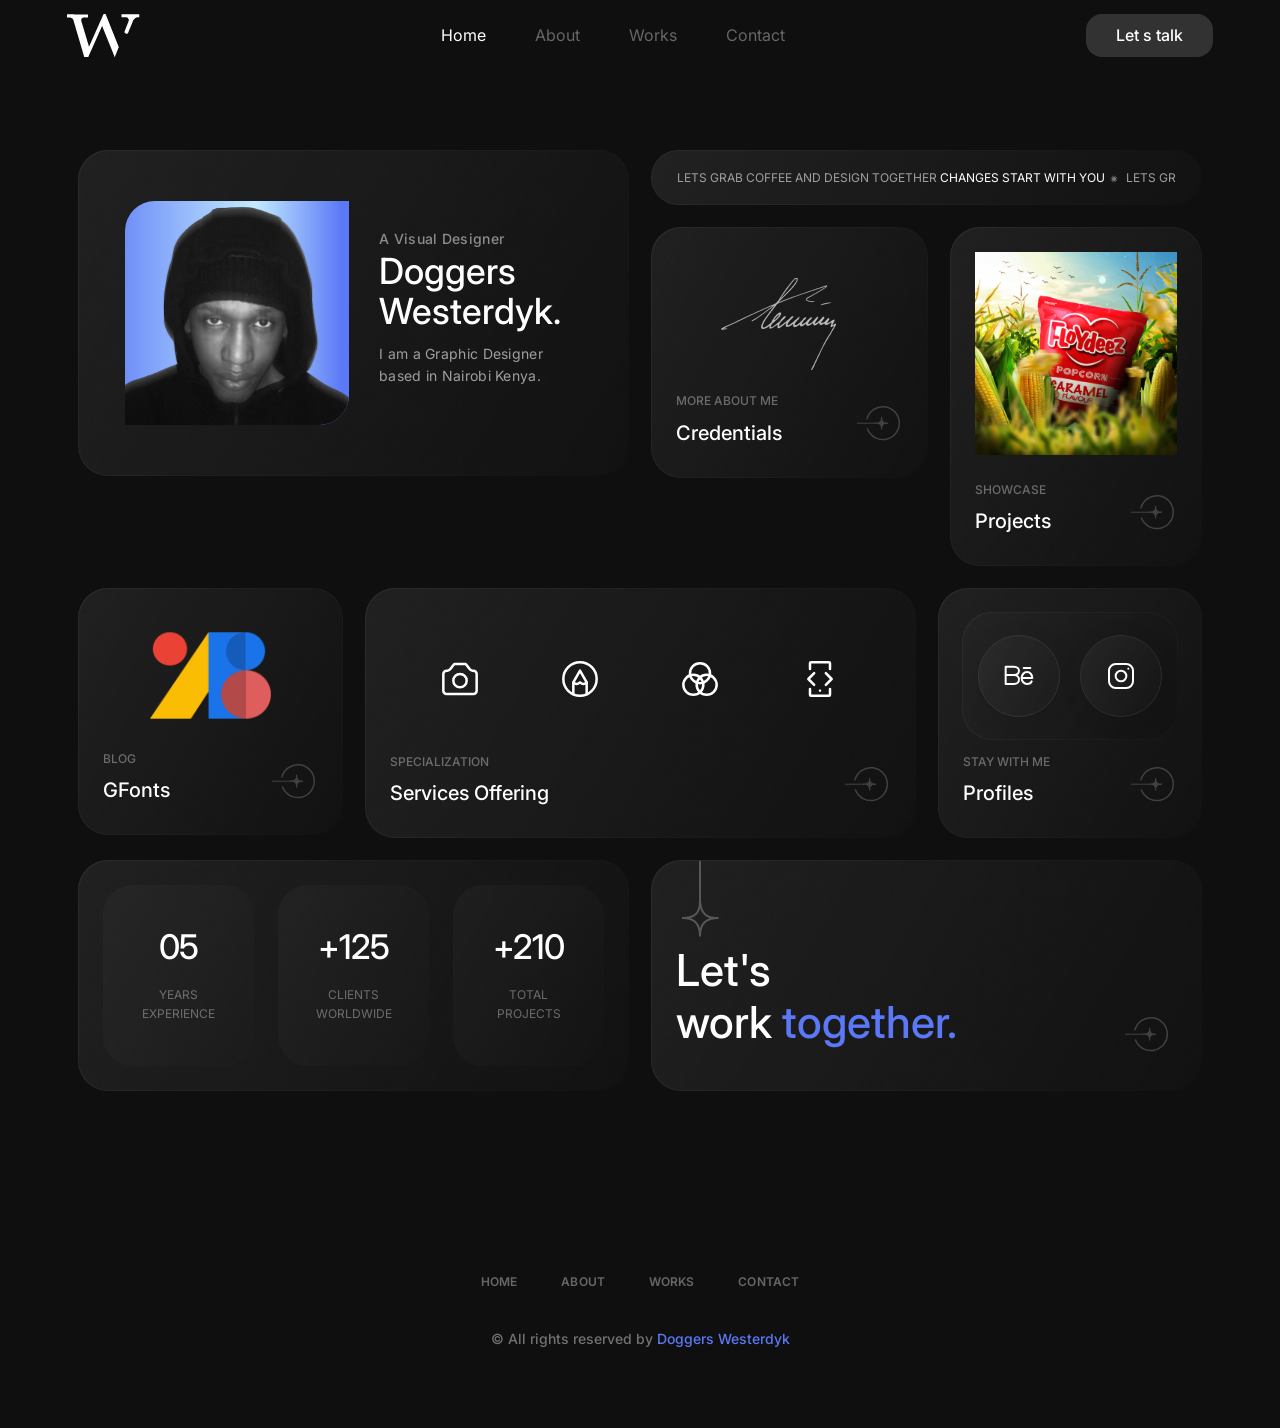
<file: index.html>
<!DOCTYPE html>
<html lang="en-US">

<!-- Mirrored from wpriverthemes.com/gridx/ by HTTrack Website Copier/3.x [XR&CO'2014], Fri, 16 Feb 2024 13:41:55 GMT -->
<!-- Added by HTTrack --><meta http-equiv="content-type" content="text/html;charset=UTF-8" /><!-- /Added by HTTrack -->
<head>
    <meta charset="UTF-8">
    <meta http-equiv="X-UA-Compatible" content="IE=edge">
    <meta name="viewport" content="width=device-width, initial-scale=1.0">
    <title><img src="" alt=""> &#8211; Doggers Westerdyk &#8211; Doggers</title>
<meta name='robots' content='max-image-preview:large' />
<link rel='dns-prefetch' href='http://fonts.googleapis.com/' />
<link rel="alternate" type="application/rss+xml" title="Gridx - WordPress Theme &raquo; Feed" href="feed/index.html" />
<link rel="alternate" type="application/rss+xml" title="Gridx - WordPress Theme &raquo; Comments Feed" href="comments/feed/index.html" />
<script>
window._wpemojiSettings = {"baseUrl":"https:\/\/s.w.org\/images\/core\/emoji\/14.0.0\/72x72\/","ext":".png","svgUrl":"https:\/\/s.w.org\/images\/core\/emoji\/14.0.0\/svg\/","svgExt":".svg","source":{"concatemoji":"https:\/\/wpriverthemes.com\/gridx\/wp-includes\/js\/wp-emoji-release.min.js?ver=6.4.3"}};
/*! This file is auto-generated */
!function(i,n){var o,s,e;function c(e){try{var t={supportTests:e,timestamp:(new Date).valueOf()};sessionStorage.setItem(o,JSON.stringify(t))}catch(e){}}function p(e,t,n){e.clearRect(0,0,e.canvas.width,e.canvas.height),e.fillText(t,0,0);var t=new Uint32Array(e.getImageData(0,0,e.canvas.width,e.canvas.height).data),r=(e.clearRect(0,0,e.canvas.width,e.canvas.height),e.fillText(n,0,0),new Uint32Array(e.getImageData(0,0,e.canvas.width,e.canvas.height).data));return t.every(function(e,t){return e===r[t]})}function u(e,t,n){switch(t){case"flag":return n(e,"\ud83c\udff3\ufe0f\u200d\u26a7\ufe0f","\ud83c\udff3\ufe0f\u200b\u26a7\ufe0f")?!1:!n(e,"\ud83c\uddfa\ud83c\uddf3","\ud83c\uddfa\u200b\ud83c\uddf3")&&!n(e,"\ud83c\udff4\udb40\udc67\udb40\udc62\udb40\udc65\udb40\udc6e\udb40\udc67\udb40\udc7f","\ud83c\udff4\u200b\udb40\udc67\u200b\udb40\udc62\u200b\udb40\udc65\u200b\udb40\udc6e\u200b\udb40\udc67\u200b\udb40\udc7f");case"emoji":return!n(e,"\ud83e\udef1\ud83c\udffb\u200d\ud83e\udef2\ud83c\udfff","\ud83e\udef1\ud83c\udffb\u200b\ud83e\udef2\ud83c\udfff")}return!1}function f(e,t,n){var r="undefined"!=typeof WorkerGlobalScope&&self instanceof WorkerGlobalScope?new OffscreenCanvas(300,150):i.createElement("canvas"),a=r.getContext("2d",{willReadFrequently:!0}),o=(a.textBaseline="top",a.font="600 32px Arial",{});return e.forEach(function(e){o[e]=t(a,e,n)}),o}function t(e){var t=i.createElement("script");t.src=e,t.defer=!0,i.head.appendChild(t)}"undefined"!=typeof Promise&&(o="wpEmojiSettingsSupports",s=["flag","emoji"],n.supports={everything:!0,everythingExceptFlag:!0},e=new Promise(function(e){i.addEventListener("DOMContentLoaded",e,{once:!0})}),new Promise(function(t){var n=function(){try{var e=JSON.parse(sessionStorage.getItem(o));if("object"==typeof e&&"number"==typeof e.timestamp&&(new Date).valueOf()<e.timestamp+604800&&"object"==typeof e.supportTests)return e.supportTests}catch(e){}return null}();if(!n){if("undefined"!=typeof Worker&&"undefined"!=typeof OffscreenCanvas&&"undefined"!=typeof URL&&URL.createObjectURL&&"undefined"!=typeof Blob)try{var e="postMessage("+f.toString()+"("+[JSON.stringify(s),u.toString(),p.toString()].join(",")+"));",r=new Blob([e],{type:"text/javascript"}),a=new Worker(URL.createObjectURL(r),{name:"wpTestEmojiSupports"});return void(a.onmessage=function(e){c(n=e.data),a.terminate(),t(n)})}catch(e){}c(n=f(s,u,p))}t(n)}).then(function(e){for(var t in e)n.supports[t]=e[t],n.supports.everything=n.supports.everything&&n.supports[t],"flag"!==t&&(n.supports.everythingExceptFlag=n.supports.everythingExceptFlag&&n.supports[t]);n.supports.everythingExceptFlag=n.supports.everythingExceptFlag&&!n.supports.flag,n.DOMReady=!1,n.readyCallback=function(){n.DOMReady=!0}}).then(function(){return e}).then(function(){var e;n.supports.everything||(n.readyCallback(),(e=n.source||{}).concatemoji?t(e.concatemoji):e.wpemoji&&e.twemoji&&(t(e.twemoji),t(e.wpemoji)))}))}((window,document),window._wpemojiSettings);
</script>
<style id='wp-emoji-styles-inline-css'>

	img.wp-smiley, img.emoji {
		display: inline !important;
		border: none !important;
		box-shadow: none !important;
		height: 1em !important;
		width: 1em !important;
		margin: 0 0.07em !important;
		vertical-align: -0.1em !important;
		background: none !important;
		padding: 0 !important;
	}
</style>
<link rel='stylesheet' id='wp-block-library-css' href='wp-includes/css/dist/block-library/style.min84fc.css?ver=6.4.3' media='all' />
<style id='safe-svg-svg-icon-style-inline-css'>
.safe-svg-cover{text-align:center}.safe-svg-cover .safe-svg-inside{display:inline-block;max-width:100%}.safe-svg-cover svg{height:100%;max-height:100%;max-width:100%;width:100%}

</style>
<style id='classic-theme-styles-inline-css'>
/*! This file is auto-generated */
.wp-block-button__link{color:#fff;background-color:#32373c;border-radius:9999px;box-shadow:none;text-decoration:none;padding:calc(.667em + 2px) calc(1.333em + 2px);font-size:1.125em}.wp-block-file__button{background:#32373c;color:#fff;text-decoration:none}
</style>
<style id='global-styles-inline-css'>
body{--wp--preset--color--black: #000000;--wp--preset--color--cyan-bluish-gray: #abb8c3;--wp--preset--color--white: #ffffff;--wp--preset--color--pale-pink: #f78da7;--wp--preset--color--vivid-red: #cf2e2e;--wp--preset--color--luminous-vivid-orange: #ff6900;--wp--preset--color--luminous-vivid-amber: #fcb900;--wp--preset--color--light-green-cyan: #7bdcb5;--wp--preset--color--vivid-green-cyan: #00d084;--wp--preset--color--pale-cyan-blue: #8ed1fc;--wp--preset--color--vivid-cyan-blue: #0693e3;--wp--preset--color--vivid-purple: #9b51e0;--wp--preset--gradient--vivid-cyan-blue-to-vivid-purple: linear-gradient(135deg,rgba(6,147,227,1) 0%,rgb(155,81,224) 100%);--wp--preset--gradient--light-green-cyan-to-vivid-green-cyan: linear-gradient(135deg,rgb(122,220,180) 0%,rgb(0,208,130) 100%);--wp--preset--gradient--luminous-vivid-amber-to-luminous-vivid-orange: linear-gradient(135deg,rgba(252,185,0,1) 0%,rgba(255,105,0,1) 100%);--wp--preset--gradient--luminous-vivid-orange-to-vivid-red: linear-gradient(135deg,rgba(255,105,0,1) 0%,rgb(207,46,46) 100%);--wp--preset--gradient--very-light-gray-to-cyan-bluish-gray: linear-gradient(135deg,rgb(238,238,238) 0%,rgb(169,184,195) 100%);--wp--preset--gradient--cool-to-warm-spectrum: linear-gradient(135deg,rgb(74,234,220) 0%,rgb(151,120,209) 20%,rgb(207,42,186) 40%,rgb(238,44,130) 60%,rgb(251,105,98) 80%,rgb(254,248,76) 100%);--wp--preset--gradient--blush-light-purple: linear-gradient(135deg,rgb(255,206,236) 0%,rgb(152,150,240) 100%);--wp--preset--gradient--blush-bordeaux: linear-gradient(135deg,rgb(254,205,165) 0%,rgb(254,45,45) 50%,rgb(107,0,62) 100%);--wp--preset--gradient--luminous-dusk: linear-gradient(135deg,rgb(255,203,112) 0%,rgb(199,81,192) 50%,rgb(65,88,208) 100%);--wp--preset--gradient--pale-ocean: linear-gradient(135deg,rgb(255,245,203) 0%,rgb(182,227,212) 50%,rgb(51,167,181) 100%);--wp--preset--gradient--electric-grass: linear-gradient(135deg,rgb(202,248,128) 0%,rgb(113,206,126) 100%);--wp--preset--gradient--midnight: linear-gradient(135deg,rgb(2,3,129) 0%,rgb(40,116,252) 100%);--wp--preset--font-size--small: 13px;--wp--preset--font-size--medium: 20px;--wp--preset--font-size--large: 36px;--wp--preset--font-size--x-large: 42px;--wp--preset--spacing--20: 0.44rem;--wp--preset--spacing--30: 0.67rem;--wp--preset--spacing--40: 1rem;--wp--preset--spacing--50: 1.5rem;--wp--preset--spacing--60: 2.25rem;--wp--preset--spacing--70: 3.38rem;--wp--preset--spacing--80: 5.06rem;--wp--preset--shadow--natural: 6px 6px 9px rgba(0, 0, 0, 0.2);--wp--preset--shadow--deep: 12px 12px 50px rgba(0, 0, 0, 0.4);--wp--preset--shadow--sharp: 6px 6px 0px rgba(0, 0, 0, 0.2);--wp--preset--shadow--outlined: 6px 6px 0px -3px rgba(255, 255, 255, 1), 6px 6px rgba(0, 0, 0, 1);--wp--preset--shadow--crisp: 6px 6px 0px rgba(0, 0, 0, 1);}:where(.is-layout-flex){gap: 0.5em;}:where(.is-layout-grid){gap: 0.5em;}body .is-layout-flow > .alignleft{float: left;margin-inline-start: 0;margin-inline-end: 2em;}body .is-layout-flow > .alignright{float: right;margin-inline-start: 2em;margin-inline-end: 0;}body .is-layout-flow > .aligncenter{margin-left: auto !important;margin-right: auto !important;}body .is-layout-constrained > .alignleft{float: left;margin-inline-start: 0;margin-inline-end: 2em;}body .is-layout-constrained > .alignright{float: right;margin-inline-start: 2em;margin-inline-end: 0;}body .is-layout-constrained > .aligncenter{margin-left: auto !important;margin-right: auto !important;}body .is-layout-constrained > :where(:not(.alignleft):not(.alignright):not(.alignfull)){max-width: var(--wp--style--global--content-size);margin-left: auto !important;margin-right: auto !important;}body .is-layout-constrained > .alignwide{max-width: var(--wp--style--global--wide-size);}body .is-layout-flex{display: flex;}body .is-layout-flex{flex-wrap: wrap;align-items: center;}body .is-layout-flex > *{margin: 0;}body .is-layout-grid{display: grid;}body .is-layout-grid > *{margin: 0;}:where(.wp-block-columns.is-layout-flex){gap: 2em;}:where(.wp-block-columns.is-layout-grid){gap: 2em;}:where(.wp-block-post-template.is-layout-flex){gap: 1.25em;}:where(.wp-block-post-template.is-layout-grid){gap: 1.25em;}.has-black-color{color: var(--wp--preset--color--black) !important;}.has-cyan-bluish-gray-color{color: var(--wp--preset--color--cyan-bluish-gray) !important;}.has-white-color{color: var(--wp--preset--color--white) !important;}.has-pale-pink-color{color: var(--wp--preset--color--pale-pink) !important;}.has-vivid-red-color{color: var(--wp--preset--color--vivid-red) !important;}.has-luminous-vivid-orange-color{color: var(--wp--preset--color--luminous-vivid-orange) !important;}.has-luminous-vivid-amber-color{color: var(--wp--preset--color--luminous-vivid-amber) !important;}.has-light-green-cyan-color{color: var(--wp--preset--color--light-green-cyan) !important;}.has-vivid-green-cyan-color{color: var(--wp--preset--color--vivid-green-cyan) !important;}.has-pale-cyan-blue-color{color: var(--wp--preset--color--pale-cyan-blue) !important;}.has-vivid-cyan-blue-color{color: var(--wp--preset--color--vivid-cyan-blue) !important;}.has-vivid-purple-color{color: var(--wp--preset--color--vivid-purple) !important;}.has-black-background-color{background-color: var(--wp--preset--color--black) !important;}.has-cyan-bluish-gray-background-color{background-color: var(--wp--preset--color--cyan-bluish-gray) !important;}.has-white-background-color{background-color: var(--wp--preset--color--white) !important;}.has-pale-pink-background-color{background-color: var(--wp--preset--color--pale-pink) !important;}.has-vivid-red-background-color{background-color: var(--wp--preset--color--vivid-red) !important;}.has-luminous-vivid-orange-background-color{background-color: var(--wp--preset--color--luminous-vivid-orange) !important;}.has-luminous-vivid-amber-background-color{background-color: var(--wp--preset--color--luminous-vivid-amber) !important;}.has-light-green-cyan-background-color{background-color: var(--wp--preset--color--light-green-cyan) !important;}.has-vivid-green-cyan-background-color{background-color: var(--wp--preset--color--vivid-green-cyan) !important;}.has-pale-cyan-blue-background-color{background-color: var(--wp--preset--color--pale-cyan-blue) !important;}.has-vivid-cyan-blue-background-color{background-color: var(--wp--preset--color--vivid-cyan-blue) !important;}.has-vivid-purple-background-color{background-color: var(--wp--preset--color--vivid-purple) !important;}.has-black-border-color{border-color: var(--wp--preset--color--black) !important;}.has-cyan-bluish-gray-border-color{border-color: var(--wp--preset--color--cyan-bluish-gray) !important;}.has-white-border-color{border-color: var(--wp--preset--color--white) !important;}.has-pale-pink-border-color{border-color: var(--wp--preset--color--pale-pink) !important;}.has-vivid-red-border-color{border-color: var(--wp--preset--color--vivid-red) !important;}.has-luminous-vivid-orange-border-color{border-color: var(--wp--preset--color--luminous-vivid-orange) !important;}.has-luminous-vivid-amber-border-color{border-color: var(--wp--preset--color--luminous-vivid-amber) !important;}.has-light-green-cyan-border-color{border-color: var(--wp--preset--color--light-green-cyan) !important;}.has-vivid-green-cyan-border-color{border-color: var(--wp--preset--color--vivid-green-cyan) !important;}.has-pale-cyan-blue-border-color{border-color: var(--wp--preset--color--pale-cyan-blue) !important;}.has-vivid-cyan-blue-border-color{border-color: var(--wp--preset--color--vivid-cyan-blue) !important;}.has-vivid-purple-border-color{border-color: var(--wp--preset--color--vivid-purple) !important;}.has-vivid-cyan-blue-to-vivid-purple-gradient-background{background: var(--wp--preset--gradient--vivid-cyan-blue-to-vivid-purple) !important;}.has-light-green-cyan-to-vivid-green-cyan-gradient-background{background: var(--wp--preset--gradient--light-green-cyan-to-vivid-green-cyan) !important;}.has-luminous-vivid-amber-to-luminous-vivid-orange-gradient-background{background: var(--wp--preset--gradient--luminous-vivid-amber-to-luminous-vivid-orange) !important;}.has-luminous-vivid-orange-to-vivid-red-gradient-background{background: var(--wp--preset--gradient--luminous-vivid-orange-to-vivid-red) !important;}.has-very-light-gray-to-cyan-bluish-gray-gradient-background{background: var(--wp--preset--gradient--very-light-gray-to-cyan-bluish-gray) !important;}.has-cool-to-warm-spectrum-gradient-background{background: var(--wp--preset--gradient--cool-to-warm-spectrum) !important;}.has-blush-light-purple-gradient-background{background: var(--wp--preset--gradient--blush-light-purple) !important;}.has-blush-bordeaux-gradient-background{background: var(--wp--preset--gradient--blush-bordeaux) !important;}.has-luminous-dusk-gradient-background{background: var(--wp--preset--gradient--luminous-dusk) !important;}.has-pale-ocean-gradient-background{background: var(--wp--preset--gradient--pale-ocean) !important;}.has-electric-grass-gradient-background{background: var(--wp--preset--gradient--electric-grass) !important;}.has-midnight-gradient-background{background: var(--wp--preset--gradient--midnight) !important;}.has-small-font-size{font-size: var(--wp--preset--font-size--small) !important;}.has-medium-font-size{font-size: var(--wp--preset--font-size--medium) !important;}.has-large-font-size{font-size: var(--wp--preset--font-size--large) !important;}.has-x-large-font-size{font-size: var(--wp--preset--font-size--x-large) !important;}
.wp-block-navigation a:where(:not(.wp-element-button)){color: inherit;}
:where(.wp-block-post-template.is-layout-flex){gap: 1.25em;}:where(.wp-block-post-template.is-layout-grid){gap: 1.25em;}
:where(.wp-block-columns.is-layout-flex){gap: 2em;}:where(.wp-block-columns.is-layout-grid){gap: 2em;}
.wp-block-pullquote{font-size: 1.5em;line-height: 1.6;}
</style>
<link rel='stylesheet' id='redux-extendify-styles-css' href='wp-content/plugins/redux-framework/redux-core/assets/css/extendify-utilities859d.css?ver=4.4.13' media='all' />
<link rel='stylesheet' id='contact-form-7-css' href='wp-content/plugins/contact-form-7/includes/css/styles38d6.css?ver=5.8.7' media='all' />
<link rel='stylesheet' id='icon-css' href='wp-content/themes/gridx/assets/css/iconoir84fc.css?ver=6.4.3' media='all' />
<link rel='stylesheet' id='bootstrap-css' href='wp-content/themes/gridx/assets/css/bootstrap.min84fc.css?ver=6.4.3' media='all' />
<link rel='stylesheet' id='aos-css' href='wp-content/themes/gridx/assets/css/aos84fc.css?ver=6.4.3' media='all' />
<link rel='stylesheet' id='gridx-style-css' href='wp-content/themes/gridx/assets/css/style84fc.css?ver=6.4.3' media='all' />
<link rel='stylesheet' id='gridx-unit-test-css' href='wp-content/themes/gridx/assets/css/gridx-unit-test84fc.css?ver=6.4.3' media='all' />
<link rel='stylesheet' id='gridx-fonts-css' href='http://fonts.googleapis.com/css?family=Inter%3A100%2C200%2C300%2C400%2C500%2C600%2C700%2C800%2C%26subset%3Dlatin%2Clatin-ext&amp;ver=1.0.0' media='all' />
<link rel='stylesheet' id='elementor-icons-css' href='wp-content/plugins/elementor/assets/lib/eicons/css/elementor-icons.min192d.css?ver=5.23.0' media='all' />
<link rel='stylesheet' id='elementor-frontend-css' href='wp-content/plugins/elementor/assets/css/frontend-lite.min8864.css?ver=3.17.3' media='all' />
<link rel='stylesheet' id='swiper-css' href='wp-content/plugins/elementor/assets/lib/swiper/v8/css/swiper.min94a4.css?ver=8.4.5' media='all' />
<link rel='stylesheet' id='elementor-post-16-css' href='wp-content/uploads/elementor/css/post-167a7c.css?ver=1699517879' media='all' />
<link rel='stylesheet' id='elementor-global-css' href='wp-content/uploads/elementor/css/global7a7c.css?ver=1699517879' media='all' />
<link rel='stylesheet' id='elementor-post-13-css' href='wp-content/uploads/elementor/css/post-135e98.css?ver=1707729661' media='all' />
<link rel='stylesheet' id='google-fonts-1-css' href='https://fonts.googleapis.com/css?family=Roboto%3A100%2C100italic%2C200%2C200italic%2C300%2C300italic%2C400%2C400italic%2C500%2C500italic%2C600%2C600italic%2C700%2C700italic%2C800%2C800italic%2C900%2C900italic%7CRoboto+Slab%3A100%2C100italic%2C200%2C200italic%2C300%2C300italic%2C400%2C400italic%2C500%2C500italic%2C600%2C600italic%2C700%2C700italic%2C800%2C800italic%2C900%2C900italic&amp;display=swap&amp;ver=6.4.3' media='all' />
<link rel="preconnect" href="https://fonts.gstatic.com/" crossorigin><script src="wp-includes/js/jquery/jquery.minf43b.js?ver=3.7.1" id="jquery-core-js"></script>
<script src="wp-includes/js/jquery/jquery-migrate.min5589.js?ver=3.4.1" id="jquery-migrate-js"></script>
<link rel="https://api.w.org/" href="wp-json/index.html" /><link rel="alternate" type="application/json" href="wp-json/wp/v2/pages/13.json" /><link rel="EditURI" type="application/rsd+xml" title="RSD" href="xmlrpc0db0.php?rsd" />
<meta name="generator" content="WordPress 6.4.3" />
<link rel="canonical" href="index.html" />
<link rel='shortlink' href='index.html' />
<link rel="alternate" type="application/json+oembed" href="wp-json/oembed/1.0/embed00f2.json?url=https%3A%2F%2Fwpriverthemes.com%2Fgridx%2F" />
<link rel="alternate" type="text/xml+oembed" href="wp-json/oembed/1.0/embed8394?url=https%3A%2F%2Fwpriverthemes.com%2Fgridx%2F&amp;format=xml" />
<meta name="generator" content="Redux 4.4.13" />	<style>
		:root {
  --default-color: #5B78F6;
}

:root {
    --primary_color: var(--default-color) !important;
}

.about-area .about-me-box .img-box {
    background: linear-gradient(90deg, var(--default-color) -15%, #C2EBFF 58%, var(--default-color) 97%) !important;
}


 	</style>

<meta name="generator" content="Elementor 3.17.3; features: e_dom_optimization, e_optimized_assets_loading, e_optimized_css_loading, additional_custom_breakpoints; settings: css_print_method-external, google_font-enabled, font_display-swap">
		<style id="wp-custom-css">
			.contact-details,
.social-links{
	padding-left:0 !important;
}

.contact-area .input-group p{
	width:100%
}
.contact-area .contact-form form .input-group + .input-group{
	margin-top:-3px;
}
/* .h1-100{
	height:100% !important;
} */
.service-area .elementor-widget-container{
	height:100%
}
.service-area .info-box.about-contact-box {
	padding-bottom:58px
}
.margin-0, .margin-0 .elementor-widget-wrap {
	margin: 0 !important;
}
		</style>
		</head>
<body class="home page-template page-template-page-templates page-template-main-home page-template-page-templatesmain-home-php page page-id-13 elementor-default elementor-kit-16 elementor-page elementor-page-13">

<main class="main-homepage">

<!-- Header -->
<header class="header-area">
    <div class="container">
        <div class="gx-row d-flex align-items-center justify-content-between">
            <a href="index.html" class="logo">
				
<img src="DOGGERS/logo.png" alt="Logo">
				
            </a>

            <!-- Collect the nav links, forms, and other content for toggling -->


            <nav class="navbar"><ul data-in="#" data-out="#" class="menu" id="menu-main-menu"><li id="menu-item-1850" class="menu-item menu-item-type-post_type menu-item-object-page menu-item-home current-menu-item page_item page-item-13 current_page_item menu-item-1850 active"><a   title="Home" href="index.html">Home</a></li>
<li id="menu-item-1851" class="menu-item menu-item-type-post_type menu-item-object-page menu-item-1851"><a   title="About" href="about-page/index.html">About</a></li>
<li id="menu-item-1853" class="menu-item menu-item-type-post_type menu-item-object-page menu-item-1853"><a   title="Works" href="work/index.html">Works</a></li>
<li id="menu-item-1852" class="menu-item menu-item-type-post_type menu-item-object-page menu-item-1852"><a   title="Contact" href="contact-info/index.html">Contact</a></li>
</ul></nav>
                                        <a href="contact-info/index.html" class="theme-btn">Let s talk</a>
                        
            <!-- End Navigation -->

            <div class="show-menu">
                <span></span>
                <span></span>
                <span></span>
            </div>
        </div>
    </div>
</header>
  <!-- About -->
        <section class="about-area">
            <div class="container">
           
 		<div data-elementor-type="wp-page" data-elementor-id="13" class="elementor elementor-13">
									<section class="elementor-section elementor-top-section elementor-element elementor-element-5ed44d6 row elementor-section-boxed elementor-section-height-default elementor-section-height-default" data-id="5ed44d6" data-element_type="section">
						<div class="elementor-container elementor-column-gap-no">
					<div class="elementor-column elementor-col-50 elementor-top-column elementor-element elementor-element-54cd859 col-md-6" data-id="54cd859" data-element_type="column">
			<div class="elementor-widget-wrap elementor-element-populated">
								<div class="elementor-element elementor-element-c4f5752 elementor-widget elementor-widget-gridxdaaboutme" data-id="c4f5752" data-element_type="widget" data-widget_type="gridxdaaboutme.default">
				<div class="elementor-widget-container">
			
         <!-- Star AboutMe
    ============================================= -->
      
            
    <div  data-aos="zoom-in" class="about-me-box-wrap">
        <div class="about-me-box shadow-box">
            <a             class="overlay-link" href="about-page/index.html"></a>
             				
<img decoding="async" src="wp-content/themes/gridx/assets/images/bg1.png" alt="BG" class="bg-img">
				

            <div class="img-box">
                <img decoding="async" src="DOGGERS/me.png" alt="">
            </div>
            <div class="infos">
                <h5>A Visual Designer  </h5>
                <h1>Doggers Westerdyk.</h1>
                <p>I am a Graphic Designer based in Nairobi Kenya.</p>              
		
					
                </a>
            </div>
        </div>
    </div> 

    <script>
    AOS.init({
        duration: 1500,
        once: true,

    });</script>      

    		</div>
				</div>
					</div>
		</div>
				<div class="elementor-column elementor-col-50 elementor-top-column elementor-element elementor-element-8c406e0 col-md-6" data-id="8c406e0" data-element_type="column">
			<div class="elementor-widget-wrap elementor-element-populated">
								<div class="elementor-element elementor-element-79a19dc elementor-widget elementor-widget-gridxdafeaturedbox" data-id="79a19dc" data-element_type="widget" data-widget_type="gridxdafeaturedbox.default">
				<div class="elementor-widget-container">
			
         <!-- Start Featured Box
    ============================================= -->


<div class="about-credentials-wrap">
    <div data-aos="zoom-in">
        <div class="banner shadow-box">
            <div class="marquee">
                <div style="animation: marquee 8s linear infinite;">
                                      <span>LETS GRAB COFFEE AND DESIGN TOGETHER <b>CHANGES START WITH YOU</b><img decoding="async" src="wp-content/uploads/2023/04/star1.svg" alt=""></span>
                                      <span>LETS GRAB COFFEE AND DESIGN TOGETHER <b>CHANGES START WITH YOU</b><img decoding="async" src="wp-content/uploads/2023/04/star1.svg" alt=""></span>
                                      <span>LETS GRAB COFFEE AND DESIGN TOGETHER <b>CHANGES START WITH YOU</b><img decoding="async" src="wp-content/uploads/2023/04/star1.svg" alt=""></span>
                                      <span>LETS GRAB COFFEE AND DESIGN TOGETHER <b>CHANGES START WITH YOU</b><img decoding="async" src="wp-content/uploads/2023/04/star1.svg" alt=""></span>
                                    </div>
              </div>
        </div>
    </div>
</div>
<script>
    AOS.init({
        duration: 1500,
        once: true,

    });</script>
                                

         

    		</div>
				</div>
				<section class="elementor-section elementor-inner-section elementor-element elementor-element-1130d0e elementor-section-boxed elementor-section-height-default elementor-section-height-default" data-id="1130d0e" data-element_type="section">
						<div class="elementor-container elementor-column-gap-no">
					<div class="elementor-column elementor-col-50 elementor-inner-column elementor-element elementor-element-cd3cb20" data-id="cd3cb20" data-element_type="column">
			<div class="elementor-widget-wrap elementor-element-populated">
								<div class="elementor-element elementor-element-bdc73c3 elementor-widget elementor-widget-gridxdacredentialbox" data-id="bdc73c3" data-element_type="widget" data-widget_type="gridxdacredentialbox.default">
				<div class="elementor-widget-container">
			
         <!-- Start Credentials Box
    ============================================= -->
    <div data-aos="zoom-in" class="about-crenditials-box">
            <div class="info-box shadow-box h-full">
                <a                 class="overlay-link" href="credential/index.html"></a>
				
				
<img decoding="async" src="wp-content/themes/gridx/assets/images/bg1.png" alt="BG" class="bg-img">
				
				
<img decoding="async" src="wp-content/uploads/2023/04/sign.png" alt="">
                <div class="d-flex align-items-center justify-content-between">
                    <div class="infos">
                        <h5>MORE ABOUT ME</h5>
                        <h2>Credentials</h2>
                    </div>

                    <a href="credential/index.html" class="about-btn">
						
				
<img decoding="async" src="wp-content/themes/gridx/assets/images/icon.svg" alt="Star">
						
                        
                    </a>
                </div>
            </div>
    </div>


    <script>
    AOS.init({
        duration: 1500,
        once: true,

    });</script>     

    		</div>
				</div>
					</div>
		</div>
				<div class="elementor-column elementor-col-50 elementor-inner-column elementor-element elementor-element-d1ad012" data-id="d1ad012" data-element_type="column">
			<div class="elementor-widget-wrap elementor-element-populated">
								<div class="elementor-element elementor-element-505fe86 elementor-widget elementor-widget-gridxdaprojectbox" data-id="505fe86" data-element_type="widget" data-widget_type="gridxdaprojectbox.default">
				<div class="elementor-widget-container">
			
         <!-- Start Project Box
    ============================================= -->

    
<div data-aos="zoom-in" class="about-project-box">
    <div class="info-box shadow-box h-full">
        <a         class="overlay-link" href="work/index.html"></a>
        				
<img decoding="async" src="wp-content/themes/gridx/assets/images/bg1.png" alt="BG" class="bg-img">
				
		
        <img decoding="async" src="DOGGERS/pop cprn.png" alt="">
        <div class="d-flex align-items-center justify-content-between">
            <div class="infos">
                <h5>SHOWCASE</h5>
                <h2>Projects</h2>
            </div>

            <a href="work/index.html" class="about-btn">
               				
<img decoding="async" src="wp-content/themes/gridx/assets/images/icon.svg" alt="Star">
						
            </a>

        </div>
    </div>
</div>

<script>
    AOS.init({
        duration: 1500,
        once: true,

    });</script>

    		</div>
				</div>
					</div>
		</div>
							</div>
		</section>
					</div>
		</div>
							</div>
		</section>
				<section class="elementor-section elementor-top-section elementor-element elementor-element-033fafe row mt-24  elementor-section-boxed elementor-section-height-default elementor-section-height-default" data-id="033fafe" data-element_type="section">
						<div class="elementor-container elementor-column-gap-no">
					<div class="elementor-column elementor-col-25 elementor-top-column elementor-element elementor-element-dc60a93" data-id="dc60a93" data-element_type="column">
			<div class="elementor-widget-wrap elementor-element-populated">
								<div class="elementor-element elementor-element-6ab9773 elementor-widget elementor-widget-gridxdablogbox" data-id="6ab9773" data-element_type="widget" data-widget_type="gridxdablogbox.default">
				<div class="elementor-widget-container">
			
         <!-- Start Blog Box
    ============================================= -->

    <div class="col-md-12">
        <div class="blog-service-profile-wrap d-flex gap-24">
            <div data-aos="zoom-in" class="about-blog-box">
                <div class="info-box shadow-box h-full">
                    <a                     href="consulted-admitting-is-power-acuteness/index.html" class="overlay-link"></a>
                    				
<img decoding="async" src="wp-content/themes/gridx/assets/images/bg1.png" alt="BG" class="bg-img">
				
                    <img decoding="async" src="wp-content/uploads/2023/04/gfonts.png" alt="">
                    <div class="d-flex align-items-center justify-content-between">
                        <div class="infos">
                            <h5>BLOG</h5>
                            <h2>GFonts</h2>
                        </div>

                        <a href="consulted-admitting-is-power-acuteness/index.html" class="about-btn">
                           				
<img decoding="async" src="wp-content/themes/gridx/assets/images/icon.svg" alt="Star">
						
                        </a>

                    </div>
                </div>
            </div>
        </div>
    </div>

    <script>
    AOS.init({
        duration: 1500,
        once: true,

    });</script>

    		</div>
				</div>
					</div>
		</div>
				<div class="elementor-column elementor-col-50 elementor-top-column elementor-element elementor-element-524805c" data-id="524805c" data-element_type="column">
			<div class="elementor-widget-wrap elementor-element-populated">
								<div class="elementor-element elementor-element-39b9567 elementor-widget elementor-widget-gridxdaservicesbox" data-id="39b9567" data-element_type="widget" data-widget_type="gridxdaservicesbox.default">
				<div class="elementor-widget-container">
			
         <!-- Start Services Box
    ============================================= -->
    <div class="col-md-12">
        <div class="blog-service-profile-wrap d-flex gap-24">

            <div data-aos="zoom-in" class="flex-1 about-services-box-wrap">
                <div class="about-services-box info-box shadow-box h-full">
                    <a                     href="service-offerings/index.html" class="overlay-link"></a>
                    				
<img decoding="async" src="wp-content/themes/gridx/assets/images/bg1.png" alt="BG" class="bg-img">
				
                    <div class="icon-boxes">

                        <i class="iconoir-camera"></i>

                        <i class="iconoir-design-pencil"></i>

                        <i class="iconoir-color-filter"></i>

                        <i class="iconoir-dev-mode-phone"></i>
                     
                    </div>
                    <div class="d-flex align-items-center justify-content-between">
                        <div class="infos">
                            <h5>SPECIALIZATION</h5>
                            <h2>Services Offering</h2>
                        </div>

                        <a href="service-offerings/index.html" class="about-btn">
                         				
<img decoding="async" src="wp-content/themes/gridx/assets/images/icon.svg" alt="Star">
						
                        </a>

                    </div>
                </div>
            </div>
        </div>
    </div>

    <script>
    AOS.init({
        duration: 1500,
        once: true,

    });</script>

    		</div>
				</div>
					</div>
		</div>
				<div class="elementor-column elementor-col-25 elementor-top-column elementor-element elementor-element-386b9dc" data-id="386b9dc" data-element_type="column">
			<div class="elementor-widget-wrap elementor-element-populated">
								<div class="elementor-element elementor-element-d02c9cb elementor-widget elementor-widget-gridxdaprofilesbox" data-id="d02c9cb" data-element_type="widget" data-widget_type="gridxdaprofilesbox.default">
				<div class="elementor-widget-container">
			
         <!-- Start Profiles Box
    ============================================= -->

<div class="col-md-12">
        <div class="blog-service-profile-wrap">

     <div data-aos="zoom-in" class="about-profile-box-wrap">
        <div class="about-profile-box info-box shadow-box h-full">
            				
<img decoding="async" src="wp-content/themes/gridx/assets/images/bg1.png" alt="BG" class="bg-img">
				
			
            <div class="inner-profile-icons shadow-box">
                
                <a                 href="https://www.behance.net/dw102">
                    <i class="iconoir-behance"></i>
                </a>

                <a                 href="https://www.instagram.com/westerdyk_studio/">
                    <i class="iconoir-instagram"></i>
                </a>
                
            </div>
            <div class="d-flex align-items-center justify-content-between">
                <div class="infos">
                    <h5>STAY WITH ME</h5>
                    <h2>Profiles</h2>
                </div>

                <a                 href="contact-info/index.html" class="about-btn">
                   				
<img decoding="async" src="wp-content/themes/gridx/assets/images/icon.svg" alt="Star">
						
                </a>

            </div>
        </div>
    </div>
</div>
</div>


  <script>
    AOS.init({
        duration: 1500,
        once: true,

    });</script>                

    		</div>
				</div>
					</div>
		</div>
							</div>
		</section>
				<section class="elementor-section elementor-top-section elementor-element elementor-element-1588901 row mt-24  elementor-section-boxed elementor-section-height-default elementor-section-height-default" data-id="1588901" data-element_type="section">
						<div class="elementor-container elementor-column-gap-no">
					<div class="elementor-column elementor-col-50 elementor-top-column elementor-element elementor-element-1616496 col-md-6" data-id="1616496" data-element_type="column">
			<div class="elementor-widget-wrap elementor-element-populated">
								<div class="elementor-element elementor-element-b27321e elementor-widget elementor-widget-gridxdaclientbox" data-id="b27321e" data-element_type="widget" data-widget_type="gridxdaclientbox.default">
				<div class="elementor-widget-container">
			
         <!-- Start Client Box
    ============================================= -->
   
           
    <div data-aos="zoom-in" class="about-client-box-wrap">
          <div class="about-client-box info-box shadow-box">
			   				
<img decoding="async" src="wp-content/themes/gridx/assets/images/bg1.png" alt="BG" class="bg-img">
				

            <div class="clients d-flex align-items-start gap-24 justify-content-center">
                <div class="client-item">
                    <h2>05</h2>
                    <p>Years <br>Experience</p>
                </div>
                <div class="client-item">
                    <h2>+125</h2>
                    <p>CLIENTS <br>WORLDWIDE</p>
                </div>
                <div class="client-item">
                    <h2>+210</h2>
                    <p>Total <br>Projects</p>
                </div>
            </div>
        </div>
    </div>

          
  <script>
    AOS.init({
        duration: 1500,
        once: true,

    });</script>      
                        

    		</div>
				</div>
					</div>
		</div>
				<div class="elementor-column elementor-col-50 elementor-top-column elementor-element elementor-element-e314706 col-md-6" data-id="e314706" data-element_type="column">
			<div class="elementor-widget-wrap elementor-element-populated">
								<div class="elementor-element elementor-element-b0e85ec elementor-widget elementor-widget-gridxdacontactbox" data-id="b0e85ec" data-element_type="widget" data-widget_type="gridxdacontactbox.default">
				<div class="elementor-widget-container">
			
         <!-- Start Contact Box
    ============================================= -->
     
    
<div data-aos="zoom-in" class="about-contact-box-wrap">
        
    <div class="about-contact-box info-box shadow-box">
        <a         class="overlay-link" href="contact-info/index.html"></a>
        				
<img decoding="async" src="wp-content/themes/gridx/assets/images/bg1.png" alt="BG" class="bg-img">
				
	
		
<img decoding="async" src="wp-content/themes/gridx/assets/images/icon2.png" alt="Star" class="star-icon">

		
		
       
        <h2>Let's <br>work <span>together.</span></h2>
        <a href="contact-info/index.html" class="about-btn">
            				
<img decoding="async" src="wp-content/themes/gridx/assets/images/icon.svg" alt="Star">
						
        </a>
    </div>

</div>

<script>
    AOS.init({
        duration: 1500,
        once: true,

    });</script>
                 

    		</div>
				</div>
					</div>
		</div>
							</div>
		</section>
							</div>
		

</div>
</section> 
<!-- Footer -->
  <footer class="footer-area">
            <div class="container">
                <div class="footer-content text-center">
                    <a href="index.html" class="logo">
									
<img src="DOGGERS/logo.svg" alt="Logo">
				
                    </a>

                    <ul data-in="#" data-out="#" class="footer-menu" id="menu-footer-menu"><li id="menu-item-1856" class="menu-item menu-item-type-post_type menu-item-object-page menu-item-home current-menu-item page_item page-item-13 current_page_item menu-item-1856 active"><a   title="Home" href="index.html">Home</a></li>
<li id="menu-item-1857" class="menu-item menu-item-type-post_type menu-item-object-page menu-item-1857"><a   title="About" href="about-page/index.html">About</a></li>
<li id="menu-item-1859" class="menu-item menu-item-type-post_type menu-item-object-page menu-item-1859"><a   title="Works" href="work/index.html">Works</a></li>
<li id="menu-item-1858" class="menu-item menu-item-type-post_type menu-item-object-page menu-item-1858"><a   title="Contact" href="contact-info/index.html">Contact</a></li>
</ul>                 
                    <p class="copyright">
                        © All rights reserved by <span>
                                                    <a href="#">Doggers Westerdyk</a>
                                                    
                        </span>
                    </p>
                </div>
            </div>
        </footer>

</main>
    
<script src="wp-content/plugins/contact-form-7/includes/swv/js/index38d6.js?ver=5.8.7" id="swv-js"></script>
<script id="contact-form-7-js-extra">
var wpcf7 = {"api":{"root":"https:\/\/wpriverthemes.com\/gridx\/wp-json\/","namespace":"contact-form-7\/v1"},"cached":"1"};
</script>
<script src="wp-content/plugins/contact-form-7/includes/js/index38d6.js?ver=5.8.7" id="contact-form-7-js"></script>
<script src="wp-content/themes/gridx/assets/js/bootstrap.bundle.min84fc.js?ver=6.4.3" id="bootstrap-js"></script>
<script src="wp-content/themes/gridx/assets/js/aos84fc.js?ver=6.4.3" id="aos-js"></script>
<script src="wp-content/themes/gridx/assets/js/main84fc.js?ver=6.4.3" id="gridx-main-js"></script>
<script src="wp-content/themes/gridx/assets/js/ajax-form84fc.html?ver=6.4.3" id="ajax-form-js"></script>
<script src="wp-content/plugins/elementor/assets/js/webpack.runtime.min8864.js?ver=3.17.3" id="elementor-webpack-runtime-js"></script>
<script src="wp-content/plugins/elementor/assets/js/frontend-modules.min8864.js?ver=3.17.3" id="elementor-frontend-modules-js"></script>
<script src="wp-content/plugins/elementor/assets/lib/waypoints/waypoints.min05da.js?ver=4.0.2" id="elementor-waypoints-js"></script>
<script src="wp-includes/js/jquery/ui/core.min3f14.js?ver=1.13.2" id="jquery-ui-core-js"></script>
<script id="elementor-frontend-js-before">
var elementorFrontendConfig = {"environmentMode":{"edit":false,"wpPreview":false,"isScriptDebug":false},"i18n":{"shareOnFacebook":"Share on Facebook","shareOnTwitter":"Share on Twitter","pinIt":"Pin it","download":"Download","downloadImage":"Download image","fullscreen":"Fullscreen","zoom":"Zoom","share":"Share","playVideo":"Play Video","previous":"Previous","next":"Next","close":"Close","a11yCarouselWrapperAriaLabel":"Carousel | Horizontal scrolling: Arrow Left & Right","a11yCarouselPrevSlideMessage":"Previous slide","a11yCarouselNextSlideMessage":"Next slide","a11yCarouselFirstSlideMessage":"This is the first slide","a11yCarouselLastSlideMessage":"This is the last slide","a11yCarouselPaginationBulletMessage":"Go to slide"},"is_rtl":false,"breakpoints":{"xs":0,"sm":480,"md":768,"lg":1025,"xl":1440,"xxl":1600},"responsive":{"breakpoints":{"mobile":{"label":"Mobile Portrait","value":767,"default_value":767,"direction":"max","is_enabled":true},"mobile_extra":{"label":"Mobile Landscape","value":880,"default_value":880,"direction":"max","is_enabled":false},"tablet":{"label":"Tablet Portrait","value":1024,"default_value":1024,"direction":"max","is_enabled":true},"tablet_extra":{"label":"Tablet Landscape","value":1200,"default_value":1200,"direction":"max","is_enabled":false},"laptop":{"label":"Laptop","value":1366,"default_value":1366,"direction":"max","is_enabled":false},"widescreen":{"label":"Widescreen","value":2400,"default_value":2400,"direction":"min","is_enabled":false}}},"version":"3.17.3","is_static":false,"experimentalFeatures":{"e_dom_optimization":true,"e_optimized_assets_loading":true,"e_optimized_css_loading":true,"additional_custom_breakpoints":true,"e_swiper_latest":true,"landing-pages":true},"urls":{"assets":"https:\/\/wpriverthemes.com\/gridx\/wp-content\/plugins\/elementor\/assets\/"},"swiperClass":"swiper","settings":{"page":[],"editorPreferences":[]},"kit":{"active_breakpoints":["viewport_mobile","viewport_tablet"],"global_image_lightbox":"yes","lightbox_enable_counter":"yes","lightbox_enable_fullscreen":"yes","lightbox_enable_zoom":"yes","lightbox_enable_share":"yes","lightbox_title_src":"title","lightbox_description_src":"description"},"post":{"id":13,"title":"Gridx%20%E2%80%93%20WordPress%20Theme%20%E2%80%93%20Personal%20Portfolio%20Website","excerpt":"","featuredImage":false}};
</script>
<script src="wp-content/plugins/elementor/assets/js/frontend.min8864.js?ver=3.17.3" id="elementor-frontend-js"></script>
</body>

<!-- Mirrored from wpriverthemes.com/gridx/ by HTTrack Website Copier/3.x [XR&CO'2014], Fri, 16 Feb 2024 13:42:32 GMT -->
</html>
</file>
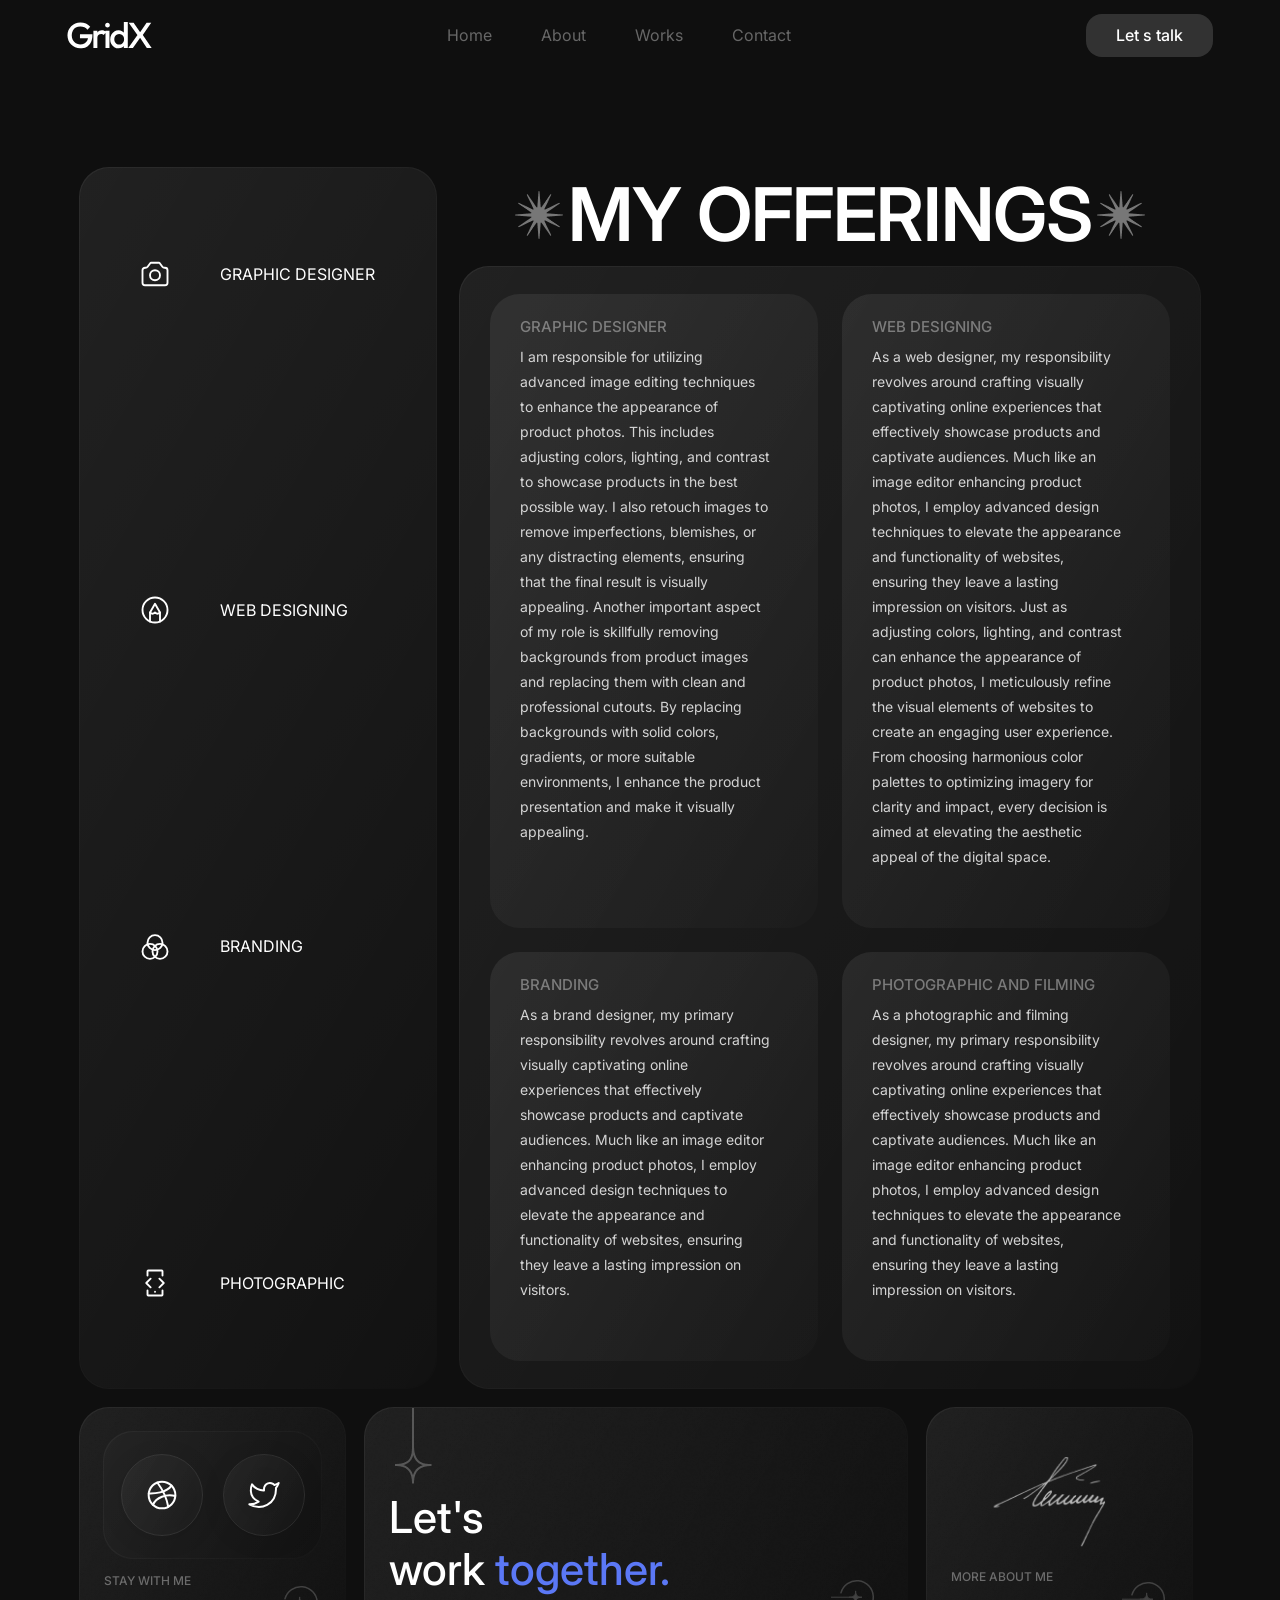
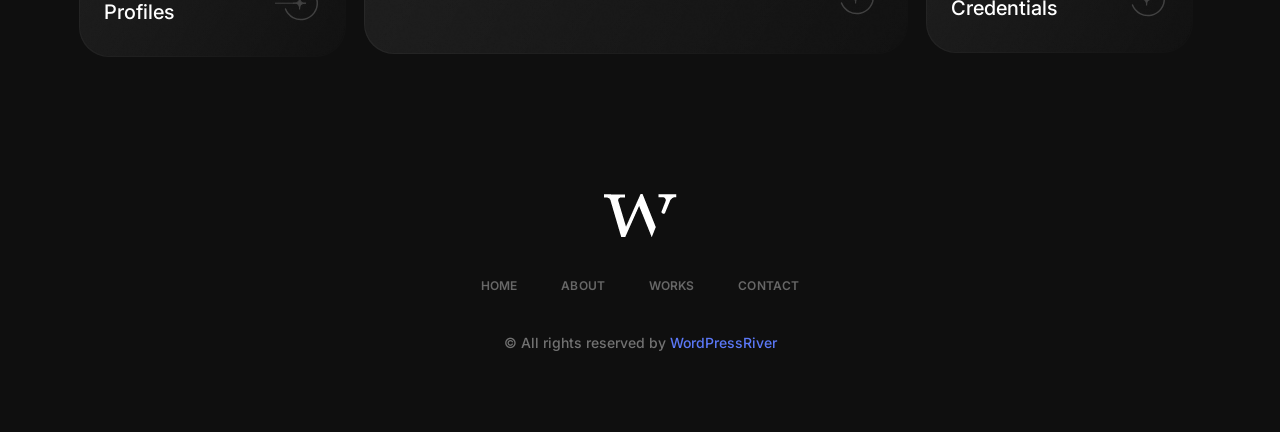
<file: service-offerings/index.html>
<!DOCTYPE html>
<html lang="en-US">

<!-- Mirrored from wpriverthemes.com/gridx/service-offerings/ by HTTrack Website Copier/3.x [XR&CO'2014], Fri, 16 Feb 2024 13:43:45 GMT -->
<!-- Added by HTTrack --><meta http-equiv="content-type" content="text/html;charset=UTF-8" /><!-- /Added by HTTrack -->
<head>
    <meta charset="UTF-8">
    <meta http-equiv="X-UA-Compatible" content="IE=edge">
    <meta name="viewport" content="width=device-width, initial-scale=1.0">
    <title>SERVICE OFFERING &#8211; westerdyk_studio &#8211; Doggers</title>
<meta name='robots' content='max-image-preview:large' />
<link rel='dns-prefetch' href='http://fonts.googleapis.com/' />
<link rel="alternate" type="application/rss+xml" title="Gridx - WordPress Theme &raquo; Feed" href="../feed/index.html" />
<link rel="alternate" type="application/rss+xml" title="Gridx - WordPress Theme &raquo; Comments Feed" href="../comments/feed/index.html" />
<script>
window._wpemojiSettings = {"baseUrl":"https:\/\/s.w.org\/images\/core\/emoji\/14.0.0\/72x72\/","ext":".png","svgUrl":"https:\/\/s.w.org\/images\/core\/emoji\/14.0.0\/svg\/","svgExt":".svg","source":{"concatemoji":"https:\/\/wpriverthemes.com\/gridx\/wp-includes\/js\/wp-emoji-release.min.js?ver=6.4.3"}};
/*! This file is auto-generated */
!function(i,n){var o,s,e;function c(e){try{var t={supportTests:e,timestamp:(new Date).valueOf()};sessionStorage.setItem(o,JSON.stringify(t))}catch(e){}}function p(e,t,n){e.clearRect(0,0,e.canvas.width,e.canvas.height),e.fillText(t,0,0);var t=new Uint32Array(e.getImageData(0,0,e.canvas.width,e.canvas.height).data),r=(e.clearRect(0,0,e.canvas.width,e.canvas.height),e.fillText(n,0,0),new Uint32Array(e.getImageData(0,0,e.canvas.width,e.canvas.height).data));return t.every(function(e,t){return e===r[t]})}function u(e,t,n){switch(t){case"flag":return n(e,"\ud83c\udff3\ufe0f\u200d\u26a7\ufe0f","\ud83c\udff3\ufe0f\u200b\u26a7\ufe0f")?!1:!n(e,"\ud83c\uddfa\ud83c\uddf3","\ud83c\uddfa\u200b\ud83c\uddf3")&&!n(e,"\ud83c\udff4\udb40\udc67\udb40\udc62\udb40\udc65\udb40\udc6e\udb40\udc67\udb40\udc7f","\ud83c\udff4\u200b\udb40\udc67\u200b\udb40\udc62\u200b\udb40\udc65\u200b\udb40\udc6e\u200b\udb40\udc67\u200b\udb40\udc7f");case"emoji":return!n(e,"\ud83e\udef1\ud83c\udffb\u200d\ud83e\udef2\ud83c\udfff","\ud83e\udef1\ud83c\udffb\u200b\ud83e\udef2\ud83c\udfff")}return!1}function f(e,t,n){var r="undefined"!=typeof WorkerGlobalScope&&self instanceof WorkerGlobalScope?new OffscreenCanvas(300,150):i.createElement("canvas"),a=r.getContext("2d",{willReadFrequently:!0}),o=(a.textBaseline="top",a.font="600 32px Arial",{});return e.forEach(function(e){o[e]=t(a,e,n)}),o}function t(e){var t=i.createElement("script");t.src=e,t.defer=!0,i.head.appendChild(t)}"undefined"!=typeof Promise&&(o="wpEmojiSettingsSupports",s=["flag","emoji"],n.supports={everything:!0,everythingExceptFlag:!0},e=new Promise(function(e){i.addEventListener("DOMContentLoaded",e,{once:!0})}),new Promise(function(t){var n=function(){try{var e=JSON.parse(sessionStorage.getItem(o));if("object"==typeof e&&"number"==typeof e.timestamp&&(new Date).valueOf()<e.timestamp+604800&&"object"==typeof e.supportTests)return e.supportTests}catch(e){}return null}();if(!n){if("undefined"!=typeof Worker&&"undefined"!=typeof OffscreenCanvas&&"undefined"!=typeof URL&&URL.createObjectURL&&"undefined"!=typeof Blob)try{var e="postMessage("+f.toString()+"("+[JSON.stringify(s),u.toString(),p.toString()].join(",")+"));",r=new Blob([e],{type:"text/javascript"}),a=new Worker(URL.createObjectURL(r),{name:"wpTestEmojiSupports"});return void(a.onmessage=function(e){c(n=e.data),a.terminate(),t(n)})}catch(e){}c(n=f(s,u,p))}t(n)}).then(function(e){for(var t in e)n.supports[t]=e[t],n.supports.everything=n.supports.everything&&n.supports[t],"flag"!==t&&(n.supports.everythingExceptFlag=n.supports.everythingExceptFlag&&n.supports[t]);n.supports.everythingExceptFlag=n.supports.everythingExceptFlag&&!n.supports.flag,n.DOMReady=!1,n.readyCallback=function(){n.DOMReady=!0}}).then(function(){return e}).then(function(){var e;n.supports.everything||(n.readyCallback(),(e=n.source||{}).concatemoji?t(e.concatemoji):e.wpemoji&&e.twemoji&&(t(e.twemoji),t(e.wpemoji)))}))}((window,document),window._wpemojiSettings);
</script>
<style id='wp-emoji-styles-inline-css'>

	img.wp-smiley, img.emoji {
		display: inline !important;
		border: none !important;
		box-shadow: none !important;
		height: 1em !important;
		width: 1em !important;
		margin: 0 0.07em !important;
		vertical-align: -0.1em !important;
		background: none !important;
		padding: 0 !important;
	}
</style>
<link rel='stylesheet' id='wp-block-library-css' href='../wp-includes/css/dist/block-library/style.min84fc.css?ver=6.4.3' media='all' />
<style id='safe-svg-svg-icon-style-inline-css'>
.safe-svg-cover{text-align:center}.safe-svg-cover .safe-svg-inside{display:inline-block;max-width:100%}.safe-svg-cover svg{height:100%;max-height:100%;max-width:100%;width:100%}

</style>
<style id='classic-theme-styles-inline-css'>
/*! This file is auto-generated */
.wp-block-button__link{color:#fff;background-color:#32373c;border-radius:9999px;box-shadow:none;text-decoration:none;padding:calc(.667em + 2px) calc(1.333em + 2px);font-size:1.125em}.wp-block-file__button{background:#32373c;color:#fff;text-decoration:none}
</style>
<style id='global-styles-inline-css'>
body{--wp--preset--color--black: #000000;--wp--preset--color--cyan-bluish-gray: #abb8c3;--wp--preset--color--white: #ffffff;--wp--preset--color--pale-pink: #f78da7;--wp--preset--color--vivid-red: #cf2e2e;--wp--preset--color--luminous-vivid-orange: #ff6900;--wp--preset--color--luminous-vivid-amber: #fcb900;--wp--preset--color--light-green-cyan: #7bdcb5;--wp--preset--color--vivid-green-cyan: #00d084;--wp--preset--color--pale-cyan-blue: #8ed1fc;--wp--preset--color--vivid-cyan-blue: #0693e3;--wp--preset--color--vivid-purple: #9b51e0;--wp--preset--gradient--vivid-cyan-blue-to-vivid-purple: linear-gradient(135deg,rgba(6,147,227,1) 0%,rgb(155,81,224) 100%);--wp--preset--gradient--light-green-cyan-to-vivid-green-cyan: linear-gradient(135deg,rgb(122,220,180) 0%,rgb(0,208,130) 100%);--wp--preset--gradient--luminous-vivid-amber-to-luminous-vivid-orange: linear-gradient(135deg,rgba(252,185,0,1) 0%,rgba(255,105,0,1) 100%);--wp--preset--gradient--luminous-vivid-orange-to-vivid-red: linear-gradient(135deg,rgba(255,105,0,1) 0%,rgb(207,46,46) 100%);--wp--preset--gradient--very-light-gray-to-cyan-bluish-gray: linear-gradient(135deg,rgb(238,238,238) 0%,rgb(169,184,195) 100%);--wp--preset--gradient--cool-to-warm-spectrum: linear-gradient(135deg,rgb(74,234,220) 0%,rgb(151,120,209) 20%,rgb(207,42,186) 40%,rgb(238,44,130) 60%,rgb(251,105,98) 80%,rgb(254,248,76) 100%);--wp--preset--gradient--blush-light-purple: linear-gradient(135deg,rgb(255,206,236) 0%,rgb(152,150,240) 100%);--wp--preset--gradient--blush-bordeaux: linear-gradient(135deg,rgb(254,205,165) 0%,rgb(254,45,45) 50%,rgb(107,0,62) 100%);--wp--preset--gradient--luminous-dusk: linear-gradient(135deg,rgb(255,203,112) 0%,rgb(199,81,192) 50%,rgb(65,88,208) 100%);--wp--preset--gradient--pale-ocean: linear-gradient(135deg,rgb(255,245,203) 0%,rgb(182,227,212) 50%,rgb(51,167,181) 100%);--wp--preset--gradient--electric-grass: linear-gradient(135deg,rgb(202,248,128) 0%,rgb(113,206,126) 100%);--wp--preset--gradient--midnight: linear-gradient(135deg,rgb(2,3,129) 0%,rgb(40,116,252) 100%);--wp--preset--font-size--small: 13px;--wp--preset--font-size--medium: 20px;--wp--preset--font-size--large: 36px;--wp--preset--font-size--x-large: 42px;--wp--preset--spacing--20: 0.44rem;--wp--preset--spacing--30: 0.67rem;--wp--preset--spacing--40: 1rem;--wp--preset--spacing--50: 1.5rem;--wp--preset--spacing--60: 2.25rem;--wp--preset--spacing--70: 3.38rem;--wp--preset--spacing--80: 5.06rem;--wp--preset--shadow--natural: 6px 6px 9px rgba(0, 0, 0, 0.2);--wp--preset--shadow--deep: 12px 12px 50px rgba(0, 0, 0, 0.4);--wp--preset--shadow--sharp: 6px 6px 0px rgba(0, 0, 0, 0.2);--wp--preset--shadow--outlined: 6px 6px 0px -3px rgba(255, 255, 255, 1), 6px 6px rgba(0, 0, 0, 1);--wp--preset--shadow--crisp: 6px 6px 0px rgba(0, 0, 0, 1);}:where(.is-layout-flex){gap: 0.5em;}:where(.is-layout-grid){gap: 0.5em;}body .is-layout-flow > .alignleft{float: left;margin-inline-start: 0;margin-inline-end: 2em;}body .is-layout-flow > .alignright{float: right;margin-inline-start: 2em;margin-inline-end: 0;}body .is-layout-flow > .aligncenter{margin-left: auto !important;margin-right: auto !important;}body .is-layout-constrained > .alignleft{float: left;margin-inline-start: 0;margin-inline-end: 2em;}body .is-layout-constrained > .alignright{float: right;margin-inline-start: 2em;margin-inline-end: 0;}body .is-layout-constrained > .aligncenter{margin-left: auto !important;margin-right: auto !important;}body .is-layout-constrained > :where(:not(.alignleft):not(.alignright):not(.alignfull)){max-width: var(--wp--style--global--content-size);margin-left: auto !important;margin-right: auto !important;}body .is-layout-constrained > .alignwide{max-width: var(--wp--style--global--wide-size);}body .is-layout-flex{display: flex;}body .is-layout-flex{flex-wrap: wrap;align-items: center;}body .is-layout-flex > *{margin: 0;}body .is-layout-grid{display: grid;}body .is-layout-grid > *{margin: 0;}:where(.wp-block-columns.is-layout-flex){gap: 2em;}:where(.wp-block-columns.is-layout-grid){gap: 2em;}:where(.wp-block-post-template.is-layout-flex){gap: 1.25em;}:where(.wp-block-post-template.is-layout-grid){gap: 1.25em;}.has-black-color{color: var(--wp--preset--color--black) !important;}.has-cyan-bluish-gray-color{color: var(--wp--preset--color--cyan-bluish-gray) !important;}.has-white-color{color: var(--wp--preset--color--white) !important;}.has-pale-pink-color{color: var(--wp--preset--color--pale-pink) !important;}.has-vivid-red-color{color: var(--wp--preset--color--vivid-red) !important;}.has-luminous-vivid-orange-color{color: var(--wp--preset--color--luminous-vivid-orange) !important;}.has-luminous-vivid-amber-color{color: var(--wp--preset--color--luminous-vivid-amber) !important;}.has-light-green-cyan-color{color: var(--wp--preset--color--light-green-cyan) !important;}.has-vivid-green-cyan-color{color: var(--wp--preset--color--vivid-green-cyan) !important;}.has-pale-cyan-blue-color{color: var(--wp--preset--color--pale-cyan-blue) !important;}.has-vivid-cyan-blue-color{color: var(--wp--preset--color--vivid-cyan-blue) !important;}.has-vivid-purple-color{color: var(--wp--preset--color--vivid-purple) !important;}.has-black-background-color{background-color: var(--wp--preset--color--black) !important;}.has-cyan-bluish-gray-background-color{background-color: var(--wp--preset--color--cyan-bluish-gray) !important;}.has-white-background-color{background-color: var(--wp--preset--color--white) !important;}.has-pale-pink-background-color{background-color: var(--wp--preset--color--pale-pink) !important;}.has-vivid-red-background-color{background-color: var(--wp--preset--color--vivid-red) !important;}.has-luminous-vivid-orange-background-color{background-color: var(--wp--preset--color--luminous-vivid-orange) !important;}.has-luminous-vivid-amber-background-color{background-color: var(--wp--preset--color--luminous-vivid-amber) !important;}.has-light-green-cyan-background-color{background-color: var(--wp--preset--color--light-green-cyan) !important;}.has-vivid-green-cyan-background-color{background-color: var(--wp--preset--color--vivid-green-cyan) !important;}.has-pale-cyan-blue-background-color{background-color: var(--wp--preset--color--pale-cyan-blue) !important;}.has-vivid-cyan-blue-background-color{background-color: var(--wp--preset--color--vivid-cyan-blue) !important;}.has-vivid-purple-background-color{background-color: var(--wp--preset--color--vivid-purple) !important;}.has-black-border-color{border-color: var(--wp--preset--color--black) !important;}.has-cyan-bluish-gray-border-color{border-color: var(--wp--preset--color--cyan-bluish-gray) !important;}.has-white-border-color{border-color: var(--wp--preset--color--white) !important;}.has-pale-pink-border-color{border-color: var(--wp--preset--color--pale-pink) !important;}.has-vivid-red-border-color{border-color: var(--wp--preset--color--vivid-red) !important;}.has-luminous-vivid-orange-border-color{border-color: var(--wp--preset--color--luminous-vivid-orange) !important;}.has-luminous-vivid-amber-border-color{border-color: var(--wp--preset--color--luminous-vivid-amber) !important;}.has-light-green-cyan-border-color{border-color: var(--wp--preset--color--light-green-cyan) !important;}.has-vivid-green-cyan-border-color{border-color: var(--wp--preset--color--vivid-green-cyan) !important;}.has-pale-cyan-blue-border-color{border-color: var(--wp--preset--color--pale-cyan-blue) !important;}.has-vivid-cyan-blue-border-color{border-color: var(--wp--preset--color--vivid-cyan-blue) !important;}.has-vivid-purple-border-color{border-color: var(--wp--preset--color--vivid-purple) !important;}.has-vivid-cyan-blue-to-vivid-purple-gradient-background{background: var(--wp--preset--gradient--vivid-cyan-blue-to-vivid-purple) !important;}.has-light-green-cyan-to-vivid-green-cyan-gradient-background{background: var(--wp--preset--gradient--light-green-cyan-to-vivid-green-cyan) !important;}.has-luminous-vivid-amber-to-luminous-vivid-orange-gradient-background{background: var(--wp--preset--gradient--luminous-vivid-amber-to-luminous-vivid-orange) !important;}.has-luminous-vivid-orange-to-vivid-red-gradient-background{background: var(--wp--preset--gradient--luminous-vivid-orange-to-vivid-red) !important;}.has-very-light-gray-to-cyan-bluish-gray-gradient-background{background: var(--wp--preset--gradient--very-light-gray-to-cyan-bluish-gray) !important;}.has-cool-to-warm-spectrum-gradient-background{background: var(--wp--preset--gradient--cool-to-warm-spectrum) !important;}.has-blush-light-purple-gradient-background{background: var(--wp--preset--gradient--blush-light-purple) !important;}.has-blush-bordeaux-gradient-background{background: var(--wp--preset--gradient--blush-bordeaux) !important;}.has-luminous-dusk-gradient-background{background: var(--wp--preset--gradient--luminous-dusk) !important;}.has-pale-ocean-gradient-background{background: var(--wp--preset--gradient--pale-ocean) !important;}.has-electric-grass-gradient-background{background: var(--wp--preset--gradient--electric-grass) !important;}.has-midnight-gradient-background{background: var(--wp--preset--gradient--midnight) !important;}.has-small-font-size{font-size: var(--wp--preset--font-size--small) !important;}.has-medium-font-size{font-size: var(--wp--preset--font-size--medium) !important;}.has-large-font-size{font-size: var(--wp--preset--font-size--large) !important;}.has-x-large-font-size{font-size: var(--wp--preset--font-size--x-large) !important;}
.wp-block-navigation a:where(:not(.wp-element-button)){color: inherit;}
:where(.wp-block-post-template.is-layout-flex){gap: 1.25em;}:where(.wp-block-post-template.is-layout-grid){gap: 1.25em;}
:where(.wp-block-columns.is-layout-flex){gap: 2em;}:where(.wp-block-columns.is-layout-grid){gap: 2em;}
.wp-block-pullquote{font-size: 1.5em;line-height: 1.6;}
</style>
<link rel='stylesheet' id='redux-extendify-styles-css' href='../wp-content/plugins/redux-framework/redux-core/assets/css/extendify-utilities859d.css?ver=4.4.13' media='all' />
<link rel='stylesheet' id='contact-form-7-css' href='../wp-content/plugins/contact-form-7/includes/css/styles38d6.css?ver=5.8.7' media='all' />
<link rel='stylesheet' id='icon-css' href='../wp-content/themes/gridx/assets/css/iconoir84fc.css?ver=6.4.3' media='all' />
<link rel='stylesheet' id='bootstrap-css' href='../wp-content/themes/gridx/assets/css/bootstrap.min84fc.css?ver=6.4.3' media='all' />
<link rel='stylesheet' id='aos-css' href='../wp-content/themes/gridx/assets/css/aos84fc.css?ver=6.4.3' media='all' />
<link rel='stylesheet' id='gridx-style-css' href='../wp-content/themes/gridx/assets/css/style84fc.css?ver=6.4.3' media='all' />
<link rel='stylesheet' id='gridx-unit-test-css' href='../wp-content/themes/gridx/assets/css/gridx-unit-test84fc.css?ver=6.4.3' media='all' />
<link rel='stylesheet' id='gridx-fonts-css' href='http://fonts.googleapis.com/css?family=Inter%3A100%2C200%2C300%2C400%2C500%2C600%2C700%2C800%2C%26subset%3Dlatin%2Clatin-ext&amp;ver=1.0.0' media='all' />
<link rel='stylesheet' id='elementor-icons-css' href='../wp-content/plugins/elementor/assets/lib/eicons/css/elementor-icons.min192d.css?ver=5.23.0' media='all' />
<link rel='stylesheet' id='elementor-frontend-css' href='../wp-content/plugins/elementor/assets/css/frontend-lite.min8864.css?ver=3.17.3' media='all' />
<link rel='stylesheet' id='swiper-css' href='../wp-content/plugins/elementor/assets/lib/swiper/v8/css/swiper.min94a4.css?ver=8.4.5' media='all' />
<link rel='stylesheet' id='elementor-post-16-css' href='../wp-content/uploads/elementor/css/post-167a7c.css?ver=1699517879' media='all' />
<link rel='stylesheet' id='elementor-global-css' href='../wp-content/uploads/elementor/css/global7a7c.css?ver=1699517879' media='all' />
<link rel='stylesheet' id='elementor-post-1119-css' href='../wp-content/uploads/elementor/css/post-1119e3c4.css?ver=1707379537' media='all' />
<link rel='stylesheet' id='google-fonts-1-css' href='https://fonts.googleapis.com/css?family=Roboto%3A100%2C100italic%2C200%2C200italic%2C300%2C300italic%2C400%2C400italic%2C500%2C500italic%2C600%2C600italic%2C700%2C700italic%2C800%2C800italic%2C900%2C900italic%7CRoboto+Slab%3A100%2C100italic%2C200%2C200italic%2C300%2C300italic%2C400%2C400italic%2C500%2C500italic%2C600%2C600italic%2C700%2C700italic%2C800%2C800italic%2C900%2C900italic&amp;display=swap&amp;ver=6.4.3' media='all' />
<link rel="preconnect" href="https://fonts.gstatic.com/" crossorigin><script src="../wp-includes/js/jquery/jquery.minf43b.js?ver=3.7.1" id="jquery-core-js"></script>
<script src="../wp-includes/js/jquery/jquery-migrate.min5589.js?ver=3.4.1" id="jquery-migrate-js"></script>
<link rel="https://api.w.org/" href="../wp-json/index.html" /><link rel="alternate" type="application/json" href="../wp-json/wp/v2/pages/1119.json" /><link rel="EditURI" type="application/rsd+xml" title="RSD" href="../xmlrpc0db0.php?rsd" />
<meta name="generator" content="WordPress 6.4.3" />
<link rel="canonical" href="index.html" />
<link rel='shortlink' href='../indexb51f.html?p=1119' />
<link rel="alternate" type="application/json+oembed" href="../wp-json/oembed/1.0/embed2bf9.json?url=https%3A%2F%2Fwpriverthemes.com%2Fgridx%2Fservice-offerings%2F" />
<link rel="alternate" type="text/xml+oembed" href="../wp-json/oembed/1.0/embedbf60?url=https%3A%2F%2Fwpriverthemes.com%2Fgridx%2Fservice-offerings%2F&amp;format=xml" />
<meta name="generator" content="Redux 4.4.13" />	<style>
		:root {
  --default-color: #5B78F6;
}

:root {
    --primary_color: var(--default-color) !important;
}

.about-area .about-me-box .img-box {
    background: linear-gradient(90deg, var(--default-color) -15%, #C2EBFF 58%, var(--default-color) 97%) !important;
}


 	</style>

<meta name="generator" content="Elementor 3.17.3; features: e_dom_optimization, e_optimized_assets_loading, e_optimized_css_loading, additional_custom_breakpoints; settings: css_print_method-external, google_font-enabled, font_display-swap">
		<style id="wp-custom-css">
			.contact-details,
.social-links{
	padding-left:0 !important;
}

.contact-area .input-group p{
	width:100%
}
.contact-area .contact-form form .input-group + .input-group{
	margin-top:-3px;
}
/* .h1-100{
	height:100% !important;
} */
.service-area .elementor-widget-container{
	height:100%
}
.service-area .info-box.about-contact-box {
	padding-bottom:58px
}
.margin-0, .margin-0 .elementor-widget-wrap {
	margin: 0 !important;
}
		</style>
		</head>

<body class="page-template page-template-page-templates page-template-main-service page-template-page-templatesmain-service-php page page-id-1119 elementor-default elementor-kit-16 elementor-page elementor-page-1119">


<main class="main-homepage">

<!-- Header -->
<header class="header-area">
    <div class="container">
        <div class="gx-row d-flex align-items-center justify-content-between">
            <a href="../index.html" class="logo">
				
<img src="../wp-content/themes/gridx/assets/images/logo.svg" alt="Logo">
				
            </a>

            <!-- Collect the nav links, forms, and other content for toggling -->

            <nav class="navbar"><ul data-in="#" data-out="#" class="menu" id="menu-main-menu"><li id="menu-item-1850" class="menu-item menu-item-type-post_type menu-item-object-page menu-item-home menu-item-1850"><a   title="Home" href="../index.html">Home</a></li>
<li id="menu-item-1851" class="menu-item menu-item-type-post_type menu-item-object-page menu-item-1851"><a   title="About" href="../about-page/index.html">About</a></li>
<li id="menu-item-1853" class="menu-item menu-item-type-post_type menu-item-object-page menu-item-1853"><a   title="Works" href="../work/index.html">Works</a></li>
<li id="menu-item-1852" class="menu-item menu-item-type-post_type menu-item-object-page menu-item-1852"><a   title="Contact" href="../contact-info/index.html">Contact</a></li>
</ul></nav>
                                        <a href="../contact-info/index.html" class="theme-btn">Let s talk</a>
                        
            <!-- End Navigation -->

            <div class="show-menu">
                <span></span>
                <span></span>
                <span></span>
            </div>
        </div>
    </div>
</header>

   <!-- Service -->
        <section class="service-area">
            <div class="container">
                <!-- <h1 class="section-heading" data-aos="fade-up"><img src="./assets/images/star-2.png" alt="Star"> My Offerings <img src="./assets/images/star-2.png" alt="Star"></h1> -->
                
   
               

                


 		<div data-elementor-type="wp-page" data-elementor-id="1119" class="elementor elementor-1119">
									<section class="elementor-section elementor-top-section elementor-element elementor-element-c057728 elementor-section-boxed elementor-section-height-default elementor-section-height-default" data-id="c057728" data-element_type="section">
						<div class="elementor-container elementor-column-gap-default">
					<div class="elementor-column elementor-col-100 elementor-top-column elementor-element elementor-element-5690479" data-id="5690479" data-element_type="column">
			<div class="elementor-widget-wrap elementor-element-populated">
								<section class="elementor-section elementor-inner-section elementor-element elementor-element-44fca9a elementor-section-boxed elementor-section-height-default elementor-section-height-default" data-id="44fca9a" data-element_type="section">
						<div class="elementor-container elementor-column-gap-default">
					<div class="elementor-column elementor-col-50 elementor-inner-column elementor-element elementor-element-7a7fa3f" data-id="7a7fa3f" data-element_type="column">
			<div class="elementor-widget-wrap elementor-element-populated">
								<div class="elementor-element elementor-element-4635d00 h-100 elementor-widget elementor-widget-gridxdaservicesidebar" data-id="4635d00" data-element_type="widget" data-widget_type="gridxdaservicesidebar.default">
				<div class="elementor-widget-container">
			
         <!-- Start ServiceSidebar
    ============================================= -->

         
 

    <!-- Sidebar -->
   
<div class="service-sidebar" data-aos="fade-right">
    <div class="service-sidebar-inner shadow-box">
        <ul>
                        <li>
                <i class="iconoir-camera icon"></i>
                    GRAPHIC DESIGNER            </li>
                        <li>
                <i class="iconoir-design-pencil icon"></i>
                     WEB DESIGNING            </li>
                        <li>
                <i class="iconoir-color-filter icon"></i>
                    BRANDING            </li>
                        <li>
                <i class="iconoir-dev-mode-phone icon"></i>
                    PHOTOGRAPHIC            </li>
                    </ul>
    </div>
</div>
  

  <script>
    AOS.init({
        duration: 1500,
        once: true,

    });</script>

    		</div>
				</div>
					</div>
		</div>
				<div class="elementor-column elementor-col-50 elementor-inner-column elementor-element elementor-element-b02c996" data-id="b02c996" data-element_type="column">
			<div class="elementor-widget-wrap elementor-element-populated">
								<div class="elementor-element elementor-element-ad8c673 elementor-widget elementor-widget-gridxdaservicecontentbox" data-id="ad8c673" data-element_type="widget" data-widget_type="gridxdaservicecontentbox.default">
				<div class="elementor-widget-container">
			
         <!-- Start AboutDetail
    ============================================= -->



    <!-- Content -->
   
        <h1 class="section-heading" data-aos="fade-up">				
<img decoding="async" src="../wp-content/themes/gridx/assets/images/star-2.png" alt="Star">
						
My Offerings				
<img decoding="async" src="../wp-content/themes/gridx/assets/images/star-2.png" alt="Star">
						
</h1>

        <div class="service-content-wrap" data-aos="zoom-in">
            <div class="service-content-inner shadow-box">
                <div class="service-items">
                                    <div class="service-item">
                        <h4>Graphic Designer</h4>
                        <p>I am responsible for utilizing advanced image editing techniques to enhance the appearance of product photos. This includes adjusting colors, lighting, and contrast to showcase products in the best possible way. I also retouch images to remove imperfections, blemishes, or any distracting elements, ensuring that the final result is visually appealing.

                            Another important aspect of my role is skillfully removing backgrounds from product images and replacing them with clean and professional cutouts. By replacing backgrounds with solid colors, gradients, or more suitable environments, I enhance the product presentation and make it visually appealing.</p>                    </div>
                                        <div class="service-item">
                        <h4>Web Designing</h4>
                        <p>As a web designer, my responsibility revolves around crafting visually captivating online experiences that effectively showcase products and captivate audiences. Much like an image editor enhancing product photos, I employ advanced design techniques to elevate the appearance and functionality of websites, ensuring they leave a lasting impression on visitors. Just as adjusting colors, lighting, and contrast can enhance the appearance of product photos, I meticulously refine the visual elements of websites to create an engaging user experience. From choosing harmonious color palettes to optimizing imagery for clarity and impact, every decision is aimed at elevating the aesthetic appeal of the digital space.</p>                    </div>
                                        <div class="service-item">
                        <h4>Branding</h4>
                        <p>As a brand designer, my primary responsibility revolves around crafting visually captivating online experiences that effectively showcase products and captivate audiences. Much like an image editor enhancing product photos, I employ advanced design techniques to elevate the appearance and functionality of websites, ensuring they leave a lasting impression on visitors.</p>                    </div>
                                        <div class="service-item">
                        <h4>PHOTOGRAPHIC AND Filming</h4>
                        <p>As a photographic and filming designer, my primary responsibility revolves around crafting visually captivating online experiences that effectively showcase products and captivate audiences. Much like an image editor enhancing product photos, I employ advanced design techniques to elevate the appearance and functionality of websites, ensuring they leave a lasting impression on visitors.</p>                    </div>
                                    </div>
            </div>
        </div>
 
  <script>
		AOS.init({
			duration: 1500,
			once: true,

		});
</script>

    		</div>
				</div>
					</div>
		</div>
							</div>
		</section>
					</div>
		</div>
							</div>
		</section>
				<section class="elementor-section elementor-top-section elementor-element elementor-element-d3ed86a elementor-section-boxed elementor-section-height-default elementor-section-height-default" data-id="d3ed86a" data-element_type="section">
						<div class="elementor-container elementor-column-gap-default">
					<div class="elementor-column elementor-col-100 elementor-top-column elementor-element elementor-element-73c83d4" data-id="73c83d4" data-element_type="column">
			<div class="elementor-widget-wrap elementor-element-populated">
								<section class="elementor-section elementor-inner-section elementor-element elementor-element-e33f508 elementor-section-boxed elementor-section-height-default elementor-section-height-default" data-id="e33f508" data-element_type="section">
						<div class="elementor-container elementor-column-gap-default">
					<div class="elementor-column elementor-col-33 elementor-inner-column elementor-element elementor-element-822f062" data-id="822f062" data-element_type="column">
			<div class="elementor-widget-wrap elementor-element-populated">
								<div class="elementor-element elementor-element-031f9cc elementor-widget elementor-widget-gridxdaprofilesbox" data-id="031f9cc" data-element_type="widget" data-widget_type="gridxdaprofilesbox.default">
				<div class="elementor-widget-container">
			
         <!-- Start Profiles Box
    ============================================= -->

<div class="col-md-12">
        <div class="blog-service-profile-wrap">

     <div data-aos="zoom-in" class="about-profile-box-wrap">
        <div class="about-profile-box info-box shadow-box h-full">
            				
<img decoding="async" src="../wp-content/themes/gridx/assets/images/bg1.png" alt="BG" class="bg-img">
				
			
            <div class="inner-profile-icons shadow-box">
                
                <a                 href="#">
                    <i class="iconoir-dribbble"></i>
                </a>

                <a                 href="#">
                    <i class="iconoir-twitter"></i>
                </a>
                
            </div>
            <div class="d-flex align-items-center justify-content-between">
                <div class="infos">
                    <h5>STAY WITH ME</h5>
                    <h2>Profiles</h2>
                </div>

                <a                 href="../contact-info/index.html" class="about-btn">
                   				
<img decoding="async" src="../wp-content/themes/gridx/assets/images/icon.svg" alt="Star">
						
                </a>

            </div>
        </div>
    </div>
</div>
</div>


  <script>
    AOS.init({
        duration: 1500,
        once: true,

    });</script>                

    		</div>
				</div>
					</div>
		</div>
				<div class="elementor-column elementor-col-33 elementor-inner-column elementor-element elementor-element-e325eec" data-id="e325eec" data-element_type="column">
			<div class="elementor-widget-wrap elementor-element-populated">
								<div class="elementor-element elementor-element-983e78f elementor-widget elementor-widget-gridxdacontactbox" data-id="983e78f" data-element_type="widget" data-widget_type="gridxdacontactbox.default">
				<div class="elementor-widget-container">
			
         <!-- Start Contact Box
    ============================================= -->
     
    
<div data-aos="zoom-in" class="about-contact-box-wrap">
        
    <div class="about-contact-box info-box shadow-box">
        <a         class="overlay-link" href="../contact-info/index.html"></a>
        				
<img decoding="async" src="../wp-content/themes/gridx/assets/images/bg1.png" alt="BG" class="bg-img">
				
	
		
<img decoding="async" src="../wp-content/themes/gridx/assets/images/icon2.png" alt="Star" class="star-icon">

		
		
       
        <h2>Let's <br>work <span>together.</h2>
        <a href="../contact-info/index.html" class="about-btn">
            				
<img decoding="async" src="../wp-content/themes/gridx/assets/images/icon.svg" alt="Star">
						
        </a>
    </div>

</div>

<script>
    AOS.init({
        duration: 1500,
        once: true,

    });</script>
                 

    		</div>
				</div>
					</div>
		</div>
				<div class="elementor-column elementor-col-33 elementor-inner-column elementor-element elementor-element-f093cd1" data-id="f093cd1" data-element_type="column">
			<div class="elementor-widget-wrap elementor-element-populated">
								<div class="elementor-element elementor-element-ee2d870 elementor-widget elementor-widget-gridxdacredentialbox" data-id="ee2d870" data-element_type="widget" data-widget_type="gridxdacredentialbox.default">
				<div class="elementor-widget-container">
			
         <!-- Start Credentials Box
    ============================================= -->
    <div data-aos="zoom-in" class="about-crenditials-box">
            <div class="info-box shadow-box h-full">
                <a                 class="overlay-link" href="../credential/index.html"></a>
				
				
<img decoding="async" src="../wp-content/themes/gridx/assets/images/bg1.png" alt="BG" class="bg-img">
				
				
<img decoding="async" src="../wp-content/uploads/2023/04/sign.png" alt="">
                <div class="d-flex align-items-center justify-content-between">
                    <div class="infos">
                        <h5>MORE ABOUT ME</h5>
                        <h2>Credentials</h2>
                    </div>

                    <a href="../credential/index.html" class="about-btn">
						
				
<img decoding="async" src="../wp-content/themes/gridx/assets/images/icon.svg" alt="Star">
						
                        
                    </a>
                </div>
            </div>
    </div>


    <script>
    AOS.init({
        duration: 1500,
        once: true,

    });</script>     

    		</div>
				</div>
					</div>
		</div>
							</div>
		</section>
					</div>
		</div>
							</div>
		</section>
							</div>
		

</div>
</section> 
<!-- Footer -->
  <footer class="footer-area">
            <div class="container">
                <div class="footer-content text-center">
                    <a href="../index.html" class="logo">
									
<img src="../DOGGERS/logo.png" alt="Logo">
				
                    </a>

                    <ul data-in="#" data-out="#" class="footer-menu" id="menu-footer-menu"><li id="menu-item-1856" class="menu-item menu-item-type-post_type menu-item-object-page menu-item-home menu-item-1856"><a   title="Home" href="../index.html">Home</a></li>
<li id="menu-item-1857" class="menu-item menu-item-type-post_type menu-item-object-page menu-item-1857"><a   title="About" href="../about-page/index.html">About</a></li>
<li id="menu-item-1859" class="menu-item menu-item-type-post_type menu-item-object-page menu-item-1859"><a   title="Works" href="../work/index.html">Works</a></li>
<li id="menu-item-1858" class="menu-item menu-item-type-post_type menu-item-object-page menu-item-1858"><a   title="Contact" href="../contact-info/index.html">Contact</a></li>
</ul>                 
                    <p class="copyright">
                        © All rights reserved by <span>
                                                    <a href="#">WordPressRiver</a>
                                                    
                        </span>
                    </p>
                </div>
            </div>
        </footer>

</main>
    
<script src="../wp-content/plugins/contact-form-7/includes/swv/js/index38d6.js?ver=5.8.7" id="swv-js"></script>
<script id="contact-form-7-js-extra">
var wpcf7 = {"api":{"root":"https:\/\/wpriverthemes.com\/gridx\/wp-json\/","namespace":"contact-form-7\/v1"},"cached":"1"};
</script>
<script src="../wp-content/plugins/contact-form-7/includes/js/index38d6.js?ver=5.8.7" id="contact-form-7-js"></script>
<script src="../wp-content/themes/gridx/assets/js/bootstrap.bundle.min84fc.js?ver=6.4.3" id="bootstrap-js"></script>
<script src="../wp-content/themes/gridx/assets/js/aos84fc.js?ver=6.4.3" id="aos-js"></script>
<script src="../wp-content/themes/gridx/assets/js/main84fc.js?ver=6.4.3" id="gridx-main-js"></script>
<script src="../wp-content/themes/gridx/assets/js/ajax-form84fc.html?ver=6.4.3" id="ajax-form-js"></script>
<script src="../wp-content/plugins/elementor/assets/js/webpack.runtime.min8864.js?ver=3.17.3" id="elementor-webpack-runtime-js"></script>
<script src="../wp-content/plugins/elementor/assets/js/frontend-modules.min8864.js?ver=3.17.3" id="elementor-frontend-modules-js"></script>
<script src="../wp-content/plugins/elementor/assets/lib/waypoints/waypoints.min05da.js?ver=4.0.2" id="elementor-waypoints-js"></script>
<script src="../wp-includes/js/jquery/ui/core.min3f14.js?ver=1.13.2" id="jquery-ui-core-js"></script>
<script id="elementor-frontend-js-before">
var elementorFrontendConfig = {"environmentMode":{"edit":false,"wpPreview":false,"isScriptDebug":false},"i18n":{"shareOnFacebook":"Share on Facebook","shareOnTwitter":"Share on Twitter","pinIt":"Pin it","download":"Download","downloadImage":"Download image","fullscreen":"Fullscreen","zoom":"Zoom","share":"Share","playVideo":"Play Video","previous":"Previous","next":"Next","close":"Close","a11yCarouselWrapperAriaLabel":"Carousel | Horizontal scrolling: Arrow Left & Right","a11yCarouselPrevSlideMessage":"Previous slide","a11yCarouselNextSlideMessage":"Next slide","a11yCarouselFirstSlideMessage":"This is the first slide","a11yCarouselLastSlideMessage":"This is the last slide","a11yCarouselPaginationBulletMessage":"Go to slide"},"is_rtl":false,"breakpoints":{"xs":0,"sm":480,"md":768,"lg":1025,"xl":1440,"xxl":1600},"responsive":{"breakpoints":{"mobile":{"label":"Mobile Portrait","value":767,"default_value":767,"direction":"max","is_enabled":true},"mobile_extra":{"label":"Mobile Landscape","value":880,"default_value":880,"direction":"max","is_enabled":false},"tablet":{"label":"Tablet Portrait","value":1024,"default_value":1024,"direction":"max","is_enabled":true},"tablet_extra":{"label":"Tablet Landscape","value":1200,"default_value":1200,"direction":"max","is_enabled":false},"laptop":{"label":"Laptop","value":1366,"default_value":1366,"direction":"max","is_enabled":false},"widescreen":{"label":"Widescreen","value":2400,"default_value":2400,"direction":"min","is_enabled":false}}},"version":"3.17.3","is_static":false,"experimentalFeatures":{"e_dom_optimization":true,"e_optimized_assets_loading":true,"e_optimized_css_loading":true,"additional_custom_breakpoints":true,"e_swiper_latest":true,"landing-pages":true},"urls":{"assets":"https:\/\/wpriverthemes.com\/gridx\/wp-content\/plugins\/elementor\/assets\/"},"swiperClass":"swiper","settings":{"page":[],"editorPreferences":[]},"kit":{"active_breakpoints":["viewport_mobile","viewport_tablet"],"global_image_lightbox":"yes","lightbox_enable_counter":"yes","lightbox_enable_fullscreen":"yes","lightbox_enable_zoom":"yes","lightbox_enable_share":"yes","lightbox_title_src":"title","lightbox_description_src":"description"},"post":{"id":1119,"title":"SERVICE%20OFFERING%20%E2%80%93%20Gridx%20%E2%80%93%20WordPress%20Theme","excerpt":"","featuredImage":false}};
</script>
<script src="../wp-content/plugins/elementor/assets/js/frontend.min8864.js?ver=3.17.3" id="elementor-frontend-js"></script>
</body>

<!-- Mirrored from wpriverthemes.com/gridx/service-offerings/ by HTTrack Website Copier/3.x [XR&CO'2014], Fri, 16 Feb 2024 13:43:57 GMT -->
</html>
</file>
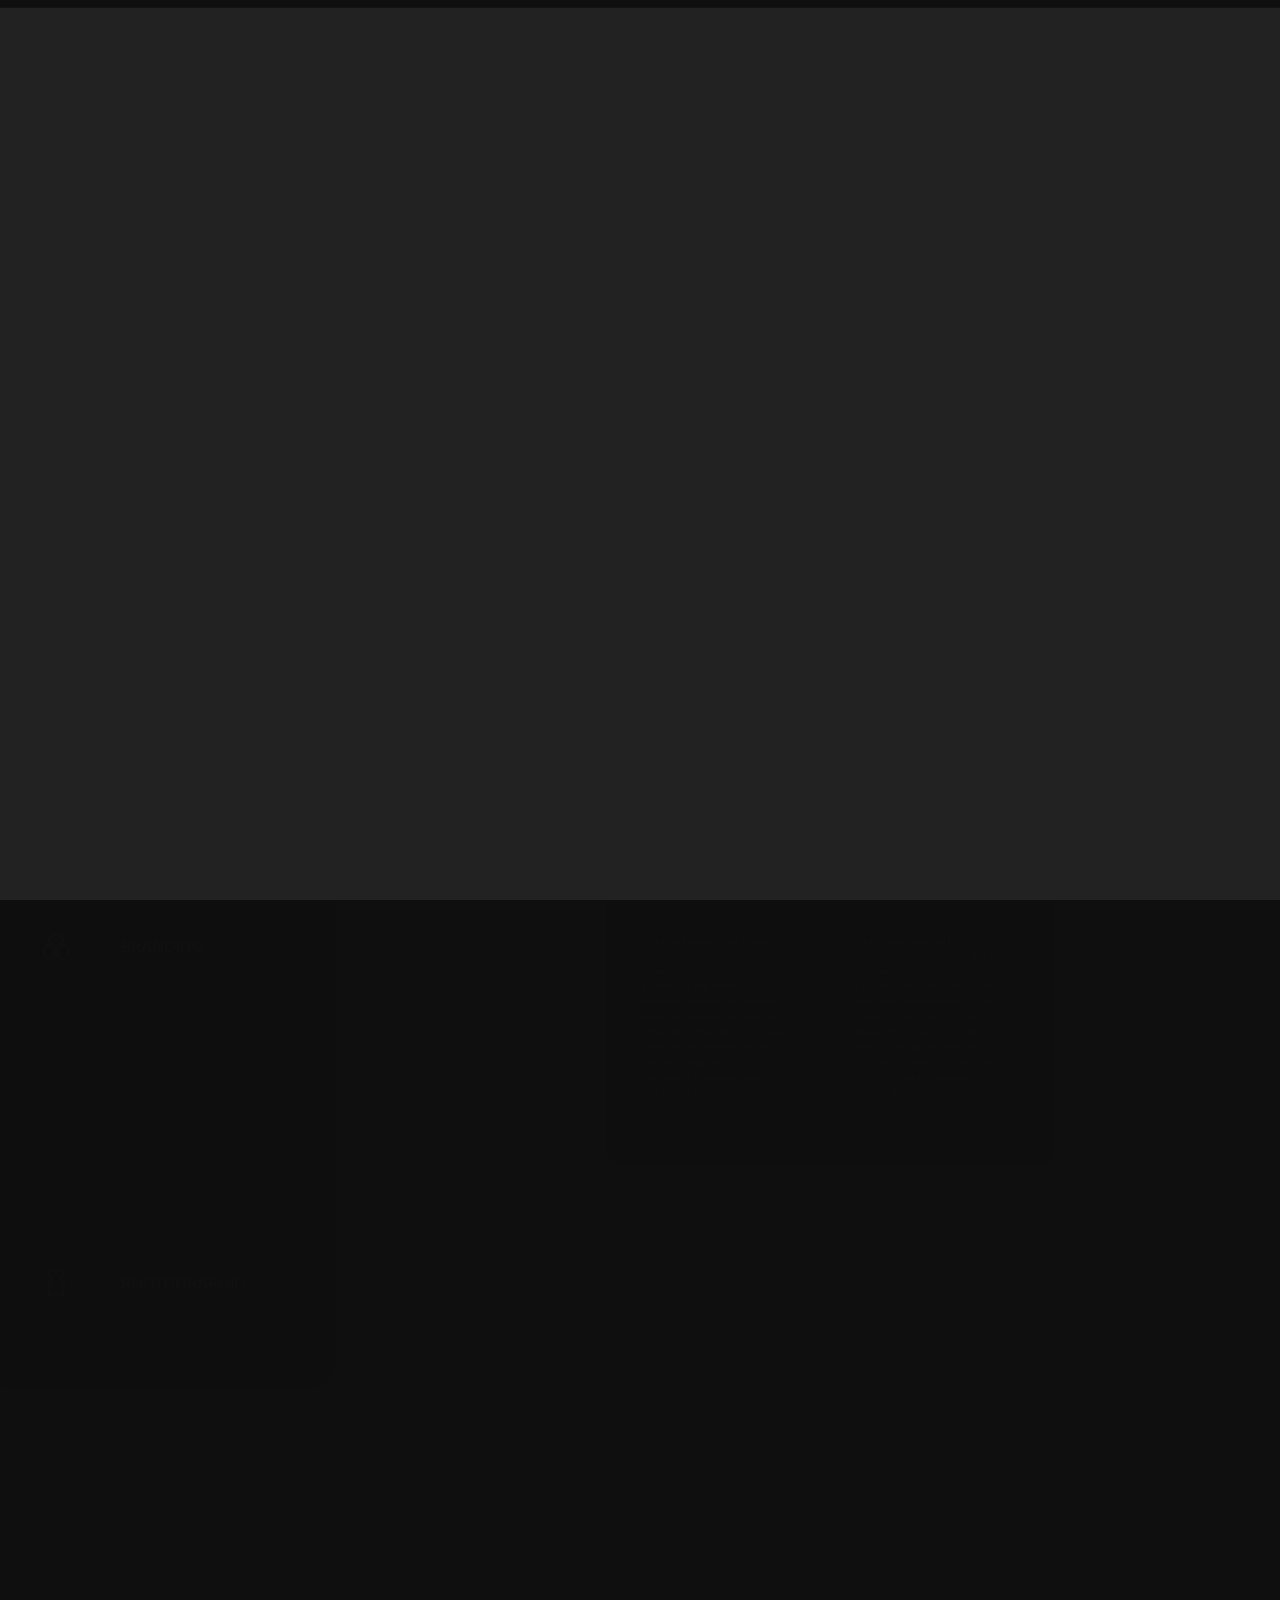
<file: indexb51f.html>
<HTML>
<!-- Created by HTTrack Website Copier/3.49-2 [XR&CO'2014] -->

<!-- Mirrored from wpriverthemes.com/gridx/?p=1119 by HTTrack Website Copier/3.x [XR&CO'2014], Fri, 16 Feb 2024 13:44:24 GMT -->
<!-- Added by HTTrack --><meta http-equiv="content-type" content="text/html;charset=UTF-8" /><!-- /Added by HTTrack -->
<HEAD>
<META HTTP-EQUIV="Content-Type" CONTENT="text/html;charset=UTF-8"><META HTTP-EQUIV="Refresh" CONTENT="0; URL=service-offerings/index.html"><TITLE>Page has moved</TITLE>
</HEAD>
<BODY>
<A HREF="service-offerings/index.html"><h3>Click here...</h3></A>
</BODY>
<!-- Created by HTTrack Website Copier/3.49-2 [XR&CO'2014] -->

<!-- Mirrored from wpriverthemes.com/gridx/?p=1119 by HTTrack Website Copier/3.x [XR&CO'2014], Fri, 16 Feb 2024 13:44:24 GMT -->
</HTML>
</file>
<file: wp-includes/css/dist/block-library/style.min84fc.css>
@charset "UTF-8";.wp-block-archives{box-sizing:border-box}.wp-block-archives-dropdown label{display:block}.wp-block-avatar{line-height:0}.wp-block-avatar,.wp-block-avatar img{box-sizing:border-box}.wp-block-avatar.aligncenter{text-align:center}.wp-block-audio{box-sizing:border-box}.wp-block-audio figcaption{margin-bottom:1em;margin-top:.5em}.wp-block-audio audio{min-width:300px;width:100%}.wp-block-button__link{box-sizing:border-box;cursor:pointer;display:inline-block;text-align:center;word-break:break-word}.wp-block-button__link.aligncenter{text-align:center}.wp-block-button__link.alignright{text-align:right}:where(.wp-block-button__link){border-radius:9999px;box-shadow:none;padding:calc(.667em + 2px) calc(1.333em + 2px);text-decoration:none}.wp-block-button[style*=text-decoration] .wp-block-button__link{text-decoration:inherit}.wp-block-buttons>.wp-block-button.has-custom-width{max-width:none}.wp-block-buttons>.wp-block-button.has-custom-width .wp-block-button__link{width:100%}.wp-block-buttons>.wp-block-button.has-custom-font-size .wp-block-button__link{font-size:inherit}.wp-block-buttons>.wp-block-button.wp-block-button__width-25{width:calc(25% - var(--wp--style--block-gap, .5em)*.75)}.wp-block-buttons>.wp-block-button.wp-block-button__width-50{width:calc(50% - var(--wp--style--block-gap, .5em)*.5)}.wp-block-buttons>.wp-block-button.wp-block-button__width-75{width:calc(75% - var(--wp--style--block-gap, .5em)*.25)}.wp-block-buttons>.wp-block-button.wp-block-button__width-100{flex-basis:100%;width:100%}.wp-block-buttons.is-vertical>.wp-block-button.wp-block-button__width-25{width:25%}.wp-block-buttons.is-vertical>.wp-block-button.wp-block-button__width-50{width:50%}.wp-block-buttons.is-vertical>.wp-block-button.wp-block-button__width-75{width:75%}.wp-block-button.is-style-squared,.wp-block-button__link.wp-block-button.is-style-squared{border-radius:0}.wp-block-button.no-border-radius,.wp-block-button__link.no-border-radius{border-radius:0!important}.wp-block-button .wp-block-button__link.is-style-outline,.wp-block-button.is-style-outline>.wp-block-button__link{border:2px solid;padding:.667em 1.333em}.wp-block-button .wp-block-button__link.is-style-outline:not(.has-text-color),.wp-block-button.is-style-outline>.wp-block-button__link:not(.has-text-color){color:currentColor}.wp-block-button .wp-block-button__link.is-style-outline:not(.has-background),.wp-block-button.is-style-outline>.wp-block-button__link:not(.has-background){background-color:transparent;background-image:none}.wp-block-button .wp-block-button__link:where(.has-border-color){border-width:initial}.wp-block-button .wp-block-button__link:where([style*=border-top-color]){border-top-width:medium}.wp-block-button .wp-block-button__link:where([style*=border-right-color]){border-right-width:medium}.wp-block-button .wp-block-button__link:where([style*=border-bottom-color]){border-bottom-width:medium}.wp-block-button .wp-block-button__link:where([style*=border-left-color]){border-left-width:medium}.wp-block-button .wp-block-button__link:where([style*=border-style]){border-width:initial}.wp-block-button .wp-block-button__link:where([style*=border-top-style]){border-top-width:medium}.wp-block-button .wp-block-button__link:where([style*=border-right-style]){border-right-width:medium}.wp-block-button .wp-block-button__link:where([style*=border-bottom-style]){border-bottom-width:medium}.wp-block-button .wp-block-button__link:where([style*=border-left-style]){border-left-width:medium}.wp-block-buttons.is-vertical{flex-direction:column}.wp-block-buttons.is-vertical>.wp-block-button:last-child{margin-bottom:0}.wp-block-buttons>.wp-block-button{display:inline-block;margin:0}.wp-block-buttons.is-content-justification-left{justify-content:flex-start}.wp-block-buttons.is-content-justification-left.is-vertical{align-items:flex-start}.wp-block-buttons.is-content-justification-center{justify-content:center}.wp-block-buttons.is-content-justification-center.is-vertical{align-items:center}.wp-block-buttons.is-content-justification-right{justify-content:flex-end}.wp-block-buttons.is-content-justification-right.is-vertical{align-items:flex-end}.wp-block-buttons.is-content-justification-space-between{justify-content:space-between}.wp-block-buttons.aligncenter{text-align:center}.wp-block-buttons:not(.is-content-justification-space-between,.is-content-justification-right,.is-content-justification-left,.is-content-justification-center) .wp-block-button.aligncenter{margin-left:auto;margin-right:auto;width:100%}.wp-block-buttons[style*=text-decoration] .wp-block-button,.wp-block-buttons[style*=text-decoration] .wp-block-button__link{text-decoration:inherit}.wp-block-buttons.has-custom-font-size .wp-block-button__link{font-size:inherit}.wp-block-button.aligncenter,.wp-block-calendar{text-align:center}.wp-block-calendar td,.wp-block-calendar th{border:1px solid;padding:.25em}.wp-block-calendar th{font-weight:400}.wp-block-calendar caption{background-color:inherit}.wp-block-calendar table{border-collapse:collapse;width:100%}.wp-block-calendar table:where(:not(.has-text-color)){color:#40464d}.wp-block-calendar table:where(:not(.has-text-color)) td,.wp-block-calendar table:where(:not(.has-text-color)) th{border-color:#ddd}.wp-block-calendar table.has-background th{background-color:inherit}.wp-block-calendar table.has-text-color th{color:inherit}:where(.wp-block-calendar table:not(.has-background) th){background:#ddd}.wp-block-categories{box-sizing:border-box}.wp-block-categories.alignleft{margin-right:2em}.wp-block-categories.alignright{margin-left:2em}.wp-block-categories.wp-block-categories-dropdown.aligncenter{text-align:center}.wp-block-code{box-sizing:border-box}.wp-block-code code{display:block;font-family:inherit;overflow-wrap:break-word;white-space:pre-wrap}.wp-block-columns{align-items:normal!important;box-sizing:border-box;display:flex;flex-wrap:wrap!important}@media (min-width:782px){.wp-block-columns{flex-wrap:nowrap!important}}.wp-block-columns.are-vertically-aligned-top{align-items:flex-start}.wp-block-columns.are-vertically-aligned-center{align-items:center}.wp-block-columns.are-vertically-aligned-bottom{align-items:flex-end}@media (max-width:781px){.wp-block-columns:not(.is-not-stacked-on-mobile)>.wp-block-column{flex-basis:100%!important}}@media (min-width:782px){.wp-block-columns:not(.is-not-stacked-on-mobile)>.wp-block-column{flex-basis:0;flex-grow:1}.wp-block-columns:not(.is-not-stacked-on-mobile)>.wp-block-column[style*=flex-basis]{flex-grow:0}}.wp-block-columns.is-not-stacked-on-mobile{flex-wrap:nowrap!important}.wp-block-columns.is-not-stacked-on-mobile>.wp-block-column{flex-basis:0;flex-grow:1}.wp-block-columns.is-not-stacked-on-mobile>.wp-block-column[style*=flex-basis]{flex-grow:0}:where(.wp-block-columns){margin-bottom:1.75em}:where(.wp-block-columns.has-background){padding:1.25em 2.375em}.wp-block-column{flex-grow:1;min-width:0;overflow-wrap:break-word;word-break:break-word}.wp-block-column.is-vertically-aligned-top{align-self:flex-start}.wp-block-column.is-vertically-aligned-center{align-self:center}.wp-block-column.is-vertically-aligned-bottom{align-self:flex-end}.wp-block-column.is-vertically-aligned-stretch{align-self:stretch}.wp-block-column.is-vertically-aligned-bottom,.wp-block-column.is-vertically-aligned-center,.wp-block-column.is-vertically-aligned-top{width:100%}.wp-block-post-comments{box-sizing:border-box}.wp-block-post-comments .alignleft{float:left}.wp-block-post-comments .alignright{float:right}.wp-block-post-comments .navigation:after{clear:both;content:"";display:table}.wp-block-post-comments .commentlist{clear:both;list-style:none;margin:0;padding:0}.wp-block-post-comments .commentlist .comment{min-height:2.25em;padding-left:3.25em}.wp-block-post-comments .commentlist .comment p{font-size:1em;line-height:1.8;margin:1em 0}.wp-block-post-comments .commentlist .children{list-style:none;margin:0;padding:0}.wp-block-post-comments .comment-author{line-height:1.5}.wp-block-post-comments .comment-author .avatar{border-radius:1.5em;display:block;float:left;height:2.5em;margin-right:.75em;margin-top:.5em;width:2.5em}.wp-block-post-comments .comment-author cite{font-style:normal}.wp-block-post-comments .comment-meta{font-size:.875em;line-height:1.5}.wp-block-post-comments .comment-meta b{font-weight:400}.wp-block-post-comments .comment-meta .comment-awaiting-moderation{display:block;margin-bottom:1em;margin-top:1em}.wp-block-post-comments .comment-body .commentmetadata{font-size:.875em}.wp-block-post-comments .comment-form-author label,.wp-block-post-comments .comment-form-comment label,.wp-block-post-comments .comment-form-email label,.wp-block-post-comments .comment-form-url label{display:block;margin-bottom:.25em}.wp-block-post-comments .comment-form input:not([type=submit]):not([type=checkbox]),.wp-block-post-comments .comment-form textarea{box-sizing:border-box;display:block;width:100%}.wp-block-post-comments .comment-form-cookies-consent{display:flex;gap:.25em}.wp-block-post-comments .comment-form-cookies-consent #wp-comment-cookies-consent{margin-top:.35em}.wp-block-post-comments .comment-reply-title{margin-bottom:0}.wp-block-post-comments .comment-reply-title :where(small){font-size:var(--wp--preset--font-size--medium,smaller);margin-left:.5em}.wp-block-post-comments .reply{font-size:.875em;margin-bottom:1.4em}.wp-block-post-comments input:not([type=submit]),.wp-block-post-comments textarea{border:1px solid #949494;font-family:inherit;font-size:1em}.wp-block-post-comments input:not([type=submit]):not([type=checkbox]),.wp-block-post-comments textarea{padding:calc(.667em + 2px)}:where(.wp-block-post-comments input[type=submit]){border:none}.wp-block-comments-pagination>.wp-block-comments-pagination-next,.wp-block-comments-pagination>.wp-block-comments-pagination-numbers,.wp-block-comments-pagination>.wp-block-comments-pagination-previous{margin-bottom:.5em;margin-right:.5em}.wp-block-comments-pagination>.wp-block-comments-pagination-next:last-child,.wp-block-comments-pagination>.wp-block-comments-pagination-numbers:last-child,.wp-block-comments-pagination>.wp-block-comments-pagination-previous:last-child{margin-right:0}.wp-block-comments-pagination .wp-block-comments-pagination-previous-arrow{display:inline-block;margin-right:1ch}.wp-block-comments-pagination .wp-block-comments-pagination-previous-arrow:not(.is-arrow-chevron){transform:scaleX(1)}.wp-block-comments-pagination .wp-block-comments-pagination-next-arrow{display:inline-block;margin-left:1ch}.wp-block-comments-pagination .wp-block-comments-pagination-next-arrow:not(.is-arrow-chevron){transform:scaleX(1)}.wp-block-comments-pagination.aligncenter{justify-content:center}.wp-block-comment-template{box-sizing:border-box;list-style:none;margin-bottom:0;max-width:100%;padding:0}.wp-block-comment-template li{clear:both}.wp-block-comment-template ol{list-style:none;margin-bottom:0;max-width:100%;padding-left:2rem}.wp-block-comment-template.alignleft{float:left}.wp-block-comment-template.aligncenter{margin-left:auto;margin-right:auto;width:-moz-fit-content;width:fit-content}.wp-block-comment-template.alignright{float:right}.wp-block-cover,.wp-block-cover-image{align-items:center;background-position:50%;box-sizing:border-box;display:flex;justify-content:center;min-height:430px;overflow:hidden;overflow:clip;padding:1em;position:relative}.wp-block-cover .has-background-dim:not([class*=-background-color]),.wp-block-cover-image .has-background-dim:not([class*=-background-color]),.wp-block-cover-image.has-background-dim:not([class*=-background-color]),.wp-block-cover.has-background-dim:not([class*=-background-color]){background-color:#000}.wp-block-cover .has-background-dim.has-background-gradient,.wp-block-cover-image .has-background-dim.has-background-gradient{background-color:transparent}.wp-block-cover-image.has-background-dim:before,.wp-block-cover.has-background-dim:before{background-color:inherit;content:""}.wp-block-cover .wp-block-cover__background,.wp-block-cover .wp-block-cover__gradient-background,.wp-block-cover-image .wp-block-cover__background,.wp-block-cover-image .wp-block-cover__gradient-background,.wp-block-cover-image.has-background-dim:not(.has-background-gradient):before,.wp-block-cover.has-background-dim:not(.has-background-gradient):before{bottom:0;left:0;opacity:.5;position:absolute;right:0;top:0;z-index:1}.wp-block-cover-image.has-background-dim.has-background-dim-10 .wp-block-cover__background,.wp-block-cover-image.has-background-dim.has-background-dim-10 .wp-block-cover__gradient-background,.wp-block-cover-image.has-background-dim.has-background-dim-10:not(.has-background-gradient):before,.wp-block-cover.has-background-dim.has-background-dim-10 .wp-block-cover__background,.wp-block-cover.has-background-dim.has-background-dim-10 .wp-block-cover__gradient-background,.wp-block-cover.has-background-dim.has-background-dim-10:not(.has-background-gradient):before{opacity:.1}.wp-block-cover-image.has-background-dim.has-background-dim-20 .wp-block-cover__background,.wp-block-cover-image.has-background-dim.has-background-dim-20 .wp-block-cover__gradient-background,.wp-block-cover-image.has-background-dim.has-background-dim-20:not(.has-background-gradient):before,.wp-block-cover.has-background-dim.has-background-dim-20 .wp-block-cover__background,.wp-block-cover.has-background-dim.has-background-dim-20 .wp-block-cover__gradient-background,.wp-block-cover.has-background-dim.has-background-dim-20:not(.has-background-gradient):before{opacity:.2}.wp-block-cover-image.has-background-dim.has-background-dim-30 .wp-block-cover__background,.wp-block-cover-image.has-background-dim.has-background-dim-30 .wp-block-cover__gradient-background,.wp-block-cover-image.has-background-dim.has-background-dim-30:not(.has-background-gradient):before,.wp-block-cover.has-background-dim.has-background-dim-30 .wp-block-cover__background,.wp-block-cover.has-background-dim.has-background-dim-30 .wp-block-cover__gradient-background,.wp-block-cover.has-background-dim.has-background-dim-30:not(.has-background-gradient):before{opacity:.3}.wp-block-cover-image.has-background-dim.has-background-dim-40 .wp-block-cover__background,.wp-block-cover-image.has-background-dim.has-background-dim-40 .wp-block-cover__gradient-background,.wp-block-cover-image.has-background-dim.has-background-dim-40:not(.has-background-gradient):before,.wp-block-cover.has-background-dim.has-background-dim-40 .wp-block-cover__background,.wp-block-cover.has-background-dim.has-background-dim-40 .wp-block-cover__gradient-background,.wp-block-cover.has-background-dim.has-background-dim-40:not(.has-background-gradient):before{opacity:.4}.wp-block-cover-image.has-background-dim.has-background-dim-50 .wp-block-cover__background,.wp-block-cover-image.has-background-dim.has-background-dim-50 .wp-block-cover__gradient-background,.wp-block-cover-image.has-background-dim.has-background-dim-50:not(.has-background-gradient):before,.wp-block-cover.has-background-dim.has-background-dim-50 .wp-block-cover__background,.wp-block-cover.has-background-dim.has-background-dim-50 .wp-block-cover__gradient-background,.wp-block-cover.has-background-dim.has-background-dim-50:not(.has-background-gradient):before{opacity:.5}.wp-block-cover-image.has-background-dim.has-background-dim-60 .wp-block-cover__background,.wp-block-cover-image.has-background-dim.has-background-dim-60 .wp-block-cover__gradient-background,.wp-block-cover-image.has-background-dim.has-background-dim-60:not(.has-background-gradient):before,.wp-block-cover.has-background-dim.has-background-dim-60 .wp-block-cover__background,.wp-block-cover.has-background-dim.has-background-dim-60 .wp-block-cover__gradient-background,.wp-block-cover.has-background-dim.has-background-dim-60:not(.has-background-gradient):before{opacity:.6}.wp-block-cover-image.has-background-dim.has-background-dim-70 .wp-block-cover__background,.wp-block-cover-image.has-background-dim.has-background-dim-70 .wp-block-cover__gradient-background,.wp-block-cover-image.has-background-dim.has-background-dim-70:not(.has-background-gradient):before,.wp-block-cover.has-background-dim.has-background-dim-70 .wp-block-cover__background,.wp-block-cover.has-background-dim.has-background-dim-70 .wp-block-cover__gradient-background,.wp-block-cover.has-background-dim.has-background-dim-70:not(.has-background-gradient):before{opacity:.7}.wp-block-cover-image.has-background-dim.has-background-dim-80 .wp-block-cover__background,.wp-block-cover-image.has-background-dim.has-background-dim-80 .wp-block-cover__gradient-background,.wp-block-cover-image.has-background-dim.has-background-dim-80:not(.has-background-gradient):before,.wp-block-cover.has-background-dim.has-background-dim-80 .wp-block-cover__background,.wp-block-cover.has-background-dim.has-background-dim-80 .wp-block-cover__gradient-background,.wp-block-cover.has-background-dim.has-background-dim-80:not(.has-background-gradient):before{opacity:.8}.wp-block-cover-image.has-background-dim.has-background-dim-90 .wp-block-cover__background,.wp-block-cover-image.has-background-dim.has-background-dim-90 .wp-block-cover__gradient-background,.wp-block-cover-image.has-background-dim.has-background-dim-90:not(.has-background-gradient):before,.wp-block-cover.has-background-dim.has-background-dim-90 .wp-block-cover__background,.wp-block-cover.has-background-dim.has-background-dim-90 .wp-block-cover__gradient-background,.wp-block-cover.has-background-dim.has-background-dim-90:not(.has-background-gradient):before{opacity:.9}.wp-block-cover-image.has-background-dim.has-background-dim-100 .wp-block-cover__background,.wp-block-cover-image.has-background-dim.has-background-dim-100 .wp-block-cover__gradient-background,.wp-block-cover-image.has-background-dim.has-background-dim-100:not(.has-background-gradient):before,.wp-block-cover.has-background-dim.has-background-dim-100 .wp-block-cover__background,.wp-block-cover.has-background-dim.has-background-dim-100 .wp-block-cover__gradient-background,.wp-block-cover.has-background-dim.has-background-dim-100:not(.has-background-gradient):before{opacity:1}.wp-block-cover .wp-block-cover__background.has-background-dim.has-background-dim-0,.wp-block-cover .wp-block-cover__gradient-background.has-background-dim.has-background-dim-0,.wp-block-cover-image .wp-block-cover__background.has-background-dim.has-background-dim-0,.wp-block-cover-image .wp-block-cover__gradient-background.has-background-dim.has-background-dim-0{opacity:0}.wp-block-cover .wp-block-cover__background.has-background-dim.has-background-dim-10,.wp-block-cover .wp-block-cover__gradient-background.has-background-dim.has-background-dim-10,.wp-block-cover-image .wp-block-cover__background.has-background-dim.has-background-dim-10,.wp-block-cover-image .wp-block-cover__gradient-background.has-background-dim.has-background-dim-10{opacity:.1}.wp-block-cover .wp-block-cover__background.has-background-dim.has-background-dim-20,.wp-block-cover .wp-block-cover__gradient-background.has-background-dim.has-background-dim-20,.wp-block-cover-image .wp-block-cover__background.has-background-dim.has-background-dim-20,.wp-block-cover-image .wp-block-cover__gradient-background.has-background-dim.has-background-dim-20{opacity:.2}.wp-block-cover .wp-block-cover__background.has-background-dim.has-background-dim-30,.wp-block-cover .wp-block-cover__gradient-background.has-background-dim.has-background-dim-30,.wp-block-cover-image .wp-block-cover__background.has-background-dim.has-background-dim-30,.wp-block-cover-image .wp-block-cover__gradient-background.has-background-dim.has-background-dim-30{opacity:.3}.wp-block-cover .wp-block-cover__background.has-background-dim.has-background-dim-40,.wp-block-cover .wp-block-cover__gradient-background.has-background-dim.has-background-dim-40,.wp-block-cover-image .wp-block-cover__background.has-background-dim.has-background-dim-40,.wp-block-cover-image .wp-block-cover__gradient-background.has-background-dim.has-background-dim-40{opacity:.4}.wp-block-cover .wp-block-cover__background.has-background-dim.has-background-dim-50,.wp-block-cover .wp-block-cover__gradient-background.has-background-dim.has-background-dim-50,.wp-block-cover-image .wp-block-cover__background.has-background-dim.has-background-dim-50,.wp-block-cover-image .wp-block-cover__gradient-background.has-background-dim.has-background-dim-50{opacity:.5}.wp-block-cover .wp-block-cover__background.has-background-dim.has-background-dim-60,.wp-block-cover .wp-block-cover__gradient-background.has-background-dim.has-background-dim-60,.wp-block-cover-image .wp-block-cover__background.has-background-dim.has-background-dim-60,.wp-block-cover-image .wp-block-cover__gradient-background.has-background-dim.has-background-dim-60{opacity:.6}.wp-block-cover .wp-block-cover__background.has-background-dim.has-background-dim-70,.wp-block-cover .wp-block-cover__gradient-background.has-background-dim.has-background-dim-70,.wp-block-cover-image .wp-block-cover__background.has-background-dim.has-background-dim-70,.wp-block-cover-image .wp-block-cover__gradient-background.has-background-dim.has-background-dim-70{opacity:.7}.wp-block-cover .wp-block-cover__background.has-background-dim.has-background-dim-80,.wp-block-cover .wp-block-cover__gradient-background.has-background-dim.has-background-dim-80,.wp-block-cover-image .wp-block-cover__background.has-background-dim.has-background-dim-80,.wp-block-cover-image .wp-block-cover__gradient-background.has-background-dim.has-background-dim-80{opacity:.8}.wp-block-cover .wp-block-cover__background.has-background-dim.has-background-dim-90,.wp-block-cover .wp-block-cover__gradient-background.has-background-dim.has-background-dim-90,.wp-block-cover-image .wp-block-cover__background.has-background-dim.has-background-dim-90,.wp-block-cover-image .wp-block-cover__gradient-background.has-background-dim.has-background-dim-90{opacity:.9}.wp-block-cover .wp-block-cover__background.has-background-dim.has-background-dim-100,.wp-block-cover .wp-block-cover__gradient-background.has-background-dim.has-background-dim-100,.wp-block-cover-image .wp-block-cover__background.has-background-dim.has-background-dim-100,.wp-block-cover-image .wp-block-cover__gradient-background.has-background-dim.has-background-dim-100{opacity:1}.wp-block-cover-image.alignleft,.wp-block-cover-image.alignright,.wp-block-cover.alignleft,.wp-block-cover.alignright{max-width:420px;width:100%}.wp-block-cover-image:after,.wp-block-cover:after{content:"";display:block;font-size:0;min-height:inherit}@supports (position:sticky){.wp-block-cover-image:after,.wp-block-cover:after{content:none}}.wp-block-cover-image.aligncenter,.wp-block-cover-image.alignleft,.wp-block-cover-image.alignright,.wp-block-cover.aligncenter,.wp-block-cover.alignleft,.wp-block-cover.alignright{display:flex}.wp-block-cover .wp-block-cover__inner-container,.wp-block-cover-image .wp-block-cover__inner-container{color:inherit;width:100%;z-index:1}.wp-block-cover h1:where(:not(.has-text-color)),.wp-block-cover h2:where(:not(.has-text-color)),.wp-block-cover h3:where(:not(.has-text-color)),.wp-block-cover h4:where(:not(.has-text-color)),.wp-block-cover h5:where(:not(.has-text-color)),.wp-block-cover h6:where(:not(.has-text-color)),.wp-block-cover p:where(:not(.has-text-color)),.wp-block-cover-image h1:where(:not(.has-text-color)),.wp-block-cover-image h2:where(:not(.has-text-color)),.wp-block-cover-image h3:where(:not(.has-text-color)),.wp-block-cover-image h4:where(:not(.has-text-color)),.wp-block-cover-image h5:where(:not(.has-text-color)),.wp-block-cover-image h6:where(:not(.has-text-color)),.wp-block-cover-image p:where(:not(.has-text-color)){color:inherit}.wp-block-cover-image.is-position-top-left,.wp-block-cover.is-position-top-left{align-items:flex-start;justify-content:flex-start}.wp-block-cover-image.is-position-top-center,.wp-block-cover.is-position-top-center{align-items:flex-start;justify-content:center}.wp-block-cover-image.is-position-top-right,.wp-block-cover.is-position-top-right{align-items:flex-start;justify-content:flex-end}.wp-block-cover-image.is-position-center-left,.wp-block-cover.is-position-center-left{align-items:center;justify-content:flex-start}.wp-block-cover-image.is-position-center-center,.wp-block-cover.is-position-center-center{align-items:center;justify-content:center}.wp-block-cover-image.is-position-center-right,.wp-block-cover.is-position-center-right{align-items:center;justify-content:flex-end}.wp-block-cover-image.is-position-bottom-left,.wp-block-cover.is-position-bottom-left{align-items:flex-end;justify-content:flex-start}.wp-block-cover-image.is-position-bottom-center,.wp-block-cover.is-position-bottom-center{align-items:flex-end;justify-content:center}.wp-block-cover-image.is-position-bottom-right,.wp-block-cover.is-position-bottom-right{align-items:flex-end;justify-content:flex-end}.wp-block-cover-image.has-custom-content-position.has-custom-content-position .wp-block-cover__inner-container,.wp-block-cover.has-custom-content-position.has-custom-content-position .wp-block-cover__inner-container{margin:0}.wp-block-cover-image.has-custom-content-position.has-custom-content-position.is-position-bottom-left .wp-block-cover__inner-container,.wp-block-cover-image.has-custom-content-position.has-custom-content-position.is-position-bottom-right .wp-block-cover__inner-container,.wp-block-cover-image.has-custom-content-position.has-custom-content-position.is-position-center-left .wp-block-cover__inner-container,.wp-block-cover-image.has-custom-content-position.has-custom-content-position.is-position-center-right .wp-block-cover__inner-container,.wp-block-cover-image.has-custom-content-position.has-custom-content-position.is-position-top-left .wp-block-cover__inner-container,.wp-block-cover-image.has-custom-content-position.has-custom-content-position.is-position-top-right .wp-block-cover__inner-container,.wp-block-cover.has-custom-content-position.has-custom-content-position.is-position-bottom-left .wp-block-cover__inner-container,.wp-block-cover.has-custom-content-position.has-custom-content-position.is-position-bottom-right .wp-block-cover__inner-container,.wp-block-cover.has-custom-content-position.has-custom-content-position.is-position-center-left .wp-block-cover__inner-container,.wp-block-cover.has-custom-content-position.has-custom-content-position.is-position-center-right .wp-block-cover__inner-container,.wp-block-cover.has-custom-content-position.has-custom-content-position.is-position-top-left .wp-block-cover__inner-container,.wp-block-cover.has-custom-content-position.has-custom-content-position.is-position-top-right .wp-block-cover__inner-container{margin:0;width:auto}.wp-block-cover .wp-block-cover__image-background,.wp-block-cover video.wp-block-cover__video-background,.wp-block-cover-image .wp-block-cover__image-background,.wp-block-cover-image video.wp-block-cover__video-background{border:none;bottom:0;box-shadow:none;height:100%;left:0;margin:0;max-height:none;max-width:none;object-fit:cover;outline:none;padding:0;position:absolute;right:0;top:0;width:100%}.wp-block-cover-image.has-parallax,.wp-block-cover.has-parallax,.wp-block-cover__image-background.has-parallax,video.wp-block-cover__video-background.has-parallax{background-attachment:fixed;background-repeat:no-repeat;background-size:cover}@supports (-webkit-touch-callout:inherit){.wp-block-cover-image.has-parallax,.wp-block-cover.has-parallax,.wp-block-cover__image-background.has-parallax,video.wp-block-cover__video-background.has-parallax{background-attachment:scroll}}@media (prefers-reduced-motion:reduce){.wp-block-cover-image.has-parallax,.wp-block-cover.has-parallax,.wp-block-cover__image-background.has-parallax,video.wp-block-cover__video-background.has-parallax{background-attachment:scroll}}.wp-block-cover-image.is-repeated,.wp-block-cover.is-repeated,.wp-block-cover__image-background.is-repeated,video.wp-block-cover__video-background.is-repeated{background-repeat:repeat;background-size:auto}.wp-block-cover__image-background,.wp-block-cover__video-background{z-index:0}.wp-block-cover-image-text,.wp-block-cover-image-text a,.wp-block-cover-image-text a:active,.wp-block-cover-image-text a:focus,.wp-block-cover-image-text a:hover,.wp-block-cover-text,.wp-block-cover-text a,.wp-block-cover-text a:active,.wp-block-cover-text a:focus,.wp-block-cover-text a:hover,section.wp-block-cover-image h2,section.wp-block-cover-image h2 a,section.wp-block-cover-image h2 a:active,section.wp-block-cover-image h2 a:focus,section.wp-block-cover-image h2 a:hover{color:#fff}.wp-block-cover-image .wp-block-cover.has-left-content{justify-content:flex-start}.wp-block-cover-image .wp-block-cover.has-right-content{justify-content:flex-end}.wp-block-cover-image.has-left-content .wp-block-cover-image-text,.wp-block-cover.has-left-content .wp-block-cover-text,section.wp-block-cover-image.has-left-content>h2{margin-left:0;text-align:left}.wp-block-cover-image.has-right-content .wp-block-cover-image-text,.wp-block-cover.has-right-content .wp-block-cover-text,section.wp-block-cover-image.has-right-content>h2{margin-right:0;text-align:right}.wp-block-cover .wp-block-cover-text,.wp-block-cover-image .wp-block-cover-image-text,section.wp-block-cover-image>h2{font-size:2em;line-height:1.25;margin-bottom:0;max-width:840px;padding:.44em;text-align:center;z-index:1}:where(.wp-block-cover-image:not(.has-text-color)),:where(.wp-block-cover:not(.has-text-color)){color:#fff}:where(.wp-block-cover-image.is-light:not(.has-text-color)),:where(.wp-block-cover.is-light:not(.has-text-color)){color:#000}.wp-block-details{box-sizing:border-box;overflow:hidden}.wp-block-details summary{cursor:pointer}.wp-block-embed.alignleft,.wp-block-embed.alignright,.wp-block[data-align=left]>[data-type="core/embed"],.wp-block[data-align=right]>[data-type="core/embed"]{max-width:360px;width:100%}.wp-block-embed.alignleft .wp-block-embed__wrapper,.wp-block-embed.alignright .wp-block-embed__wrapper,.wp-block[data-align=left]>[data-type="core/embed"] .wp-block-embed__wrapper,.wp-block[data-align=right]>[data-type="core/embed"] .wp-block-embed__wrapper{min-width:280px}.wp-block-cover .wp-block-embed{min-height:240px;min-width:320px}.wp-block-embed{overflow-wrap:break-word}.wp-block-embed figcaption{margin-bottom:1em;margin-top:.5em}.wp-block-embed iframe{max-width:100%}.wp-block-embed__wrapper{position:relative}.wp-embed-responsive .wp-has-aspect-ratio .wp-block-embed__wrapper:before{content:"";display:block;padding-top:50%}.wp-embed-responsive .wp-has-aspect-ratio iframe{bottom:0;height:100%;left:0;position:absolute;right:0;top:0;width:100%}.wp-embed-responsive .wp-embed-aspect-21-9 .wp-block-embed__wrapper:before{padding-top:42.85%}.wp-embed-responsive .wp-embed-aspect-18-9 .wp-block-embed__wrapper:before{padding-top:50%}.wp-embed-responsive .wp-embed-aspect-16-9 .wp-block-embed__wrapper:before{padding-top:56.25%}.wp-embed-responsive .wp-embed-aspect-4-3 .wp-block-embed__wrapper:before{padding-top:75%}.wp-embed-responsive .wp-embed-aspect-1-1 .wp-block-embed__wrapper:before{padding-top:100%}.wp-embed-responsive .wp-embed-aspect-9-16 .wp-block-embed__wrapper:before{padding-top:177.77%}.wp-embed-responsive .wp-embed-aspect-1-2 .wp-block-embed__wrapper:before{padding-top:200%}.wp-block-file{box-sizing:border-box}.wp-block-file:not(.wp-element-button){font-size:.8em}.wp-block-file.aligncenter{text-align:center}.wp-block-file.alignright{text-align:right}.wp-block-file *+.wp-block-file__button{margin-left:.75em}:where(.wp-block-file){margin-bottom:1.5em}.wp-block-file__embed{margin-bottom:1em}:where(.wp-block-file__button){border-radius:2em;display:inline-block;padding:.5em 1em}:where(.wp-block-file__button):is(a):active,:where(.wp-block-file__button):is(a):focus,:where(.wp-block-file__button):is(a):hover,:where(.wp-block-file__button):is(a):visited{box-shadow:none;color:#fff;opacity:.85;text-decoration:none}.blocks-gallery-grid:not(.has-nested-images),.wp-block-gallery:not(.has-nested-images){display:flex;flex-wrap:wrap;list-style-type:none;margin:0;padding:0}.blocks-gallery-grid:not(.has-nested-images) .blocks-gallery-image,.blocks-gallery-grid:not(.has-nested-images) .blocks-gallery-item,.wp-block-gallery:not(.has-nested-images) .blocks-gallery-image,.wp-block-gallery:not(.has-nested-images) .blocks-gallery-item{display:flex;flex-direction:column;flex-grow:1;justify-content:center;margin:0 1em 1em 0;position:relative;width:calc(50% - 1em)}.blocks-gallery-grid:not(.has-nested-images) .blocks-gallery-image:nth-of-type(2n),.blocks-gallery-grid:not(.has-nested-images) .blocks-gallery-item:nth-of-type(2n),.wp-block-gallery:not(.has-nested-images) .blocks-gallery-image:nth-of-type(2n),.wp-block-gallery:not(.has-nested-images) .blocks-gallery-item:nth-of-type(2n){margin-right:0}.blocks-gallery-grid:not(.has-nested-images) .blocks-gallery-image figure,.blocks-gallery-grid:not(.has-nested-images) .blocks-gallery-item figure,.wp-block-gallery:not(.has-nested-images) .blocks-gallery-image figure,.wp-block-gallery:not(.has-nested-images) .blocks-gallery-item figure{align-items:flex-end;display:flex;height:100%;justify-content:flex-start;margin:0}.blocks-gallery-grid:not(.has-nested-images) .blocks-gallery-image img,.blocks-gallery-grid:not(.has-nested-images) .blocks-gallery-item img,.wp-block-gallery:not(.has-nested-images) .blocks-gallery-image img,.wp-block-gallery:not(.has-nested-images) .blocks-gallery-item img{display:block;height:auto;max-width:100%;width:auto}.blocks-gallery-grid:not(.has-nested-images) .blocks-gallery-image figcaption,.blocks-gallery-grid:not(.has-nested-images) .blocks-gallery-item figcaption,.wp-block-gallery:not(.has-nested-images) .blocks-gallery-image figcaption,.wp-block-gallery:not(.has-nested-images) .blocks-gallery-item figcaption{background:linear-gradient(0deg,rgba(0,0,0,.7),rgba(0,0,0,.3) 70%,transparent);bottom:0;box-sizing:border-box;color:#fff;font-size:.8em;margin:0;max-height:100%;overflow:auto;padding:3em .77em .7em;position:absolute;text-align:center;width:100%;z-index:2}.blocks-gallery-grid:not(.has-nested-images) .blocks-gallery-image figcaption img,.blocks-gallery-grid:not(.has-nested-images) .blocks-gallery-item figcaption img,.wp-block-gallery:not(.has-nested-images) .blocks-gallery-image figcaption img,.wp-block-gallery:not(.has-nested-images) .blocks-gallery-item figcaption img{display:inline}.blocks-gallery-grid:not(.has-nested-images) figcaption,.wp-block-gallery:not(.has-nested-images) figcaption{flex-grow:1}.blocks-gallery-grid:not(.has-nested-images).is-cropped .blocks-gallery-image a,.blocks-gallery-grid:not(.has-nested-images).is-cropped .blocks-gallery-image img,.blocks-gallery-grid:not(.has-nested-images).is-cropped .blocks-gallery-item a,.blocks-gallery-grid:not(.has-nested-images).is-cropped .blocks-gallery-item img,.wp-block-gallery:not(.has-nested-images).is-cropped .blocks-gallery-image a,.wp-block-gallery:not(.has-nested-images).is-cropped .blocks-gallery-image img,.wp-block-gallery:not(.has-nested-images).is-cropped .blocks-gallery-item a,.wp-block-gallery:not(.has-nested-images).is-cropped .blocks-gallery-item img{flex:1;height:100%;object-fit:cover;width:100%}.blocks-gallery-grid:not(.has-nested-images).columns-1 .blocks-gallery-image,.blocks-gallery-grid:not(.has-nested-images).columns-1 .blocks-gallery-item,.wp-block-gallery:not(.has-nested-images).columns-1 .blocks-gallery-image,.wp-block-gallery:not(.has-nested-images).columns-1 .blocks-gallery-item{margin-right:0;width:100%}@media (min-width:600px){.blocks-gallery-grid:not(.has-nested-images).columns-3 .blocks-gallery-image,.blocks-gallery-grid:not(.has-nested-images).columns-3 .blocks-gallery-item,.wp-block-gallery:not(.has-nested-images).columns-3 .blocks-gallery-image,.wp-block-gallery:not(.has-nested-images).columns-3 .blocks-gallery-item{margin-right:1em;width:calc(33.33333% - .66667em)}.blocks-gallery-grid:not(.has-nested-images).columns-4 .blocks-gallery-image,.blocks-gallery-grid:not(.has-nested-images).columns-4 .blocks-gallery-item,.wp-block-gallery:not(.has-nested-images).columns-4 .blocks-gallery-image,.wp-block-gallery:not(.has-nested-images).columns-4 .blocks-gallery-item{margin-right:1em;width:calc(25% - .75em)}.blocks-gallery-grid:not(.has-nested-images).columns-5 .blocks-gallery-image,.blocks-gallery-grid:not(.has-nested-images).columns-5 .blocks-gallery-item,.wp-block-gallery:not(.has-nested-images).columns-5 .blocks-gallery-image,.wp-block-gallery:not(.has-nested-images).columns-5 .blocks-gallery-item{margin-right:1em;width:calc(20% - .8em)}.blocks-gallery-grid:not(.has-nested-images).columns-6 .blocks-gallery-image,.blocks-gallery-grid:not(.has-nested-images).columns-6 .blocks-gallery-item,.wp-block-gallery:not(.has-nested-images).columns-6 .blocks-gallery-image,.wp-block-gallery:not(.has-nested-images).columns-6 .blocks-gallery-item{margin-right:1em;width:calc(16.66667% - .83333em)}.blocks-gallery-grid:not(.has-nested-images).columns-7 .blocks-gallery-image,.blocks-gallery-grid:not(.has-nested-images).columns-7 .blocks-gallery-item,.wp-block-gallery:not(.has-nested-images).columns-7 .blocks-gallery-image,.wp-block-gallery:not(.has-nested-images).columns-7 .blocks-gallery-item{margin-right:1em;width:calc(14.28571% - .85714em)}.blocks-gallery-grid:not(.has-nested-images).columns-8 .blocks-gallery-image,.blocks-gallery-grid:not(.has-nested-images).columns-8 .blocks-gallery-item,.wp-block-gallery:not(.has-nested-images).columns-8 .blocks-gallery-image,.wp-block-gallery:not(.has-nested-images).columns-8 .blocks-gallery-item{margin-right:1em;width:calc(12.5% - .875em)}.blocks-gallery-grid:not(.has-nested-images).columns-1 .blocks-gallery-image:nth-of-type(1n),.blocks-gallery-grid:not(.has-nested-images).columns-1 .blocks-gallery-item:nth-of-type(1n),.blocks-gallery-grid:not(.has-nested-images).columns-2 .blocks-gallery-image:nth-of-type(2n),.blocks-gallery-grid:not(.has-nested-images).columns-2 .blocks-gallery-item:nth-of-type(2n),.blocks-gallery-grid:not(.has-nested-images).columns-3 .blocks-gallery-image:nth-of-type(3n),.blocks-gallery-grid:not(.has-nested-images).columns-3 .blocks-gallery-item:nth-of-type(3n),.blocks-gallery-grid:not(.has-nested-images).columns-4 .blocks-gallery-image:nth-of-type(4n),.blocks-gallery-grid:not(.has-nested-images).columns-4 .blocks-gallery-item:nth-of-type(4n),.blocks-gallery-grid:not(.has-nested-images).columns-5 .blocks-gallery-image:nth-of-type(5n),.blocks-gallery-grid:not(.has-nested-images).columns-5 .blocks-gallery-item:nth-of-type(5n),.blocks-gallery-grid:not(.has-nested-images).columns-6 .blocks-gallery-image:nth-of-type(6n),.blocks-gallery-grid:not(.has-nested-images).columns-6 .blocks-gallery-item:nth-of-type(6n),.blocks-gallery-grid:not(.has-nested-images).columns-7 .blocks-gallery-image:nth-of-type(7n),.blocks-gallery-grid:not(.has-nested-images).columns-7 .blocks-gallery-item:nth-of-type(7n),.blocks-gallery-grid:not(.has-nested-images).columns-8 .blocks-gallery-image:nth-of-type(8n),.blocks-gallery-grid:not(.has-nested-images).columns-8 .blocks-gallery-item:nth-of-type(8n),.wp-block-gallery:not(.has-nested-images).columns-1 .blocks-gallery-image:nth-of-type(1n),.wp-block-gallery:not(.has-nested-images).columns-1 .blocks-gallery-item:nth-of-type(1n),.wp-block-gallery:not(.has-nested-images).columns-2 .blocks-gallery-image:nth-of-type(2n),.wp-block-gallery:not(.has-nested-images).columns-2 .blocks-gallery-item:nth-of-type(2n),.wp-block-gallery:not(.has-nested-images).columns-3 .blocks-gallery-image:nth-of-type(3n),.wp-block-gallery:not(.has-nested-images).columns-3 .blocks-gallery-item:nth-of-type(3n),.wp-block-gallery:not(.has-nested-images).columns-4 .blocks-gallery-image:nth-of-type(4n),.wp-block-gallery:not(.has-nested-images).columns-4 .blocks-gallery-item:nth-of-type(4n),.wp-block-gallery:not(.has-nested-images).columns-5 .blocks-gallery-image:nth-of-type(5n),.wp-block-gallery:not(.has-nested-images).columns-5 .blocks-gallery-item:nth-of-type(5n),.wp-block-gallery:not(.has-nested-images).columns-6 .blocks-gallery-image:nth-of-type(6n),.wp-block-gallery:not(.has-nested-images).columns-6 .blocks-gallery-item:nth-of-type(6n),.wp-block-gallery:not(.has-nested-images).columns-7 .blocks-gallery-image:nth-of-type(7n),.wp-block-gallery:not(.has-nested-images).columns-7 .blocks-gallery-item:nth-of-type(7n),.wp-block-gallery:not(.has-nested-images).columns-8 .blocks-gallery-image:nth-of-type(8n),.wp-block-gallery:not(.has-nested-images).columns-8 .blocks-gallery-item:nth-of-type(8n){margin-right:0}}.blocks-gallery-grid:not(.has-nested-images) .blocks-gallery-image:last-child,.blocks-gallery-grid:not(.has-nested-images) .blocks-gallery-item:last-child,.wp-block-gallery:not(.has-nested-images) .blocks-gallery-image:last-child,.wp-block-gallery:not(.has-nested-images) .blocks-gallery-item:last-child{margin-right:0}.blocks-gallery-grid:not(.has-nested-images).alignleft,.blocks-gallery-grid:not(.has-nested-images).alignright,.wp-block-gallery:not(.has-nested-images).alignleft,.wp-block-gallery:not(.has-nested-images).alignright{max-width:420px;width:100%}.blocks-gallery-grid:not(.has-nested-images).aligncenter .blocks-gallery-item figure,.wp-block-gallery:not(.has-nested-images).aligncenter .blocks-gallery-item figure{justify-content:center}.wp-block-gallery:not(.is-cropped) .blocks-gallery-item{align-self:flex-start}figure.wp-block-gallery.has-nested-images{align-items:normal}.wp-block-gallery.has-nested-images figure.wp-block-image:not(#individual-image){margin:0;width:calc(50% - var(--wp--style--unstable-gallery-gap, 16px)/2)}.wp-block-gallery.has-nested-images figure.wp-block-image{box-sizing:border-box;display:flex;flex-direction:column;flex-grow:1;justify-content:center;max-width:100%;position:relative}.wp-block-gallery.has-nested-images figure.wp-block-image>a,.wp-block-gallery.has-nested-images figure.wp-block-image>div{flex-direction:column;flex-grow:1;margin:0}.wp-block-gallery.has-nested-images figure.wp-block-image img{display:block;height:auto;max-width:100%!important;width:auto}.wp-block-gallery.has-nested-images figure.wp-block-image figcaption{background:linear-gradient(0deg,rgba(0,0,0,.7),rgba(0,0,0,.3) 70%,transparent);bottom:0;box-sizing:border-box;color:#fff;font-size:13px;left:0;margin-bottom:0;max-height:60%;overflow:auto;padding:0 8px 8px;position:absolute;text-align:center;width:100%}.wp-block-gallery.has-nested-images figure.wp-block-image figcaption img{display:inline}.wp-block-gallery.has-nested-images figure.wp-block-image figcaption a{color:inherit}.wp-block-gallery.has-nested-images figure.wp-block-image.has-custom-border img{box-sizing:border-box}.wp-block-gallery.has-nested-images figure.wp-block-image.has-custom-border>a,.wp-block-gallery.has-nested-images figure.wp-block-image.has-custom-border>div,.wp-block-gallery.has-nested-images figure.wp-block-image.is-style-rounded>a,.wp-block-gallery.has-nested-images figure.wp-block-image.is-style-rounded>div{flex:1 1 auto}.wp-block-gallery.has-nested-images figure.wp-block-image.has-custom-border figcaption,.wp-block-gallery.has-nested-images figure.wp-block-image.is-style-rounded figcaption{background:none;color:inherit;flex:initial;margin:0;padding:10px 10px 9px;position:relative}.wp-block-gallery.has-nested-images figcaption{flex-basis:100%;flex-grow:1;text-align:center}.wp-block-gallery.has-nested-images:not(.is-cropped) figure.wp-block-image:not(#individual-image){margin-bottom:auto;margin-top:0}.wp-block-gallery.has-nested-images.is-cropped figure.wp-block-image:not(#individual-image){align-self:inherit}.wp-block-gallery.has-nested-images.is-cropped figure.wp-block-image:not(#individual-image)>a,.wp-block-gallery.has-nested-images.is-cropped figure.wp-block-image:not(#individual-image)>div:not(.components-drop-zone){display:flex}.wp-block-gallery.has-nested-images.is-cropped figure.wp-block-image:not(#individual-image) a,.wp-block-gallery.has-nested-images.is-cropped figure.wp-block-image:not(#individual-image) img{flex:1 0 0%;height:100%;object-fit:cover;width:100%}.wp-block-gallery.has-nested-images.columns-1 figure.wp-block-image:not(#individual-image){width:100%}@media (min-width:600px){.wp-block-gallery.has-nested-images.columns-3 figure.wp-block-image:not(#individual-image){width:calc(33.33333% - var(--wp--style--unstable-gallery-gap, 16px)*.66667)}.wp-block-gallery.has-nested-images.columns-4 figure.wp-block-image:not(#individual-image){width:calc(25% - var(--wp--style--unstable-gallery-gap, 16px)*.75)}.wp-block-gallery.has-nested-images.columns-5 figure.wp-block-image:not(#individual-image){width:calc(20% - var(--wp--style--unstable-gallery-gap, 16px)*.8)}.wp-block-gallery.has-nested-images.columns-6 figure.wp-block-image:not(#individual-image){width:calc(16.66667% - var(--wp--style--unstable-gallery-gap, 16px)*.83333)}.wp-block-gallery.has-nested-images.columns-7 figure.wp-block-image:not(#individual-image){width:calc(14.28571% - var(--wp--style--unstable-gallery-gap, 16px)*.85714)}.wp-block-gallery.has-nested-images.columns-8 figure.wp-block-image:not(#individual-image){width:calc(12.5% - var(--wp--style--unstable-gallery-gap, 16px)*.875)}.wp-block-gallery.has-nested-images.columns-default figure.wp-block-image:not(#individual-image){width:calc(33.33% - var(--wp--style--unstable-gallery-gap, 16px)*.66667)}.wp-block-gallery.has-nested-images.columns-default figure.wp-block-image:not(#individual-image):first-child:nth-last-child(2),.wp-block-gallery.has-nested-images.columns-default figure.wp-block-image:not(#individual-image):first-child:nth-last-child(2)~figure.wp-block-image:not(#individual-image){width:calc(50% - var(--wp--style--unstable-gallery-gap, 16px)*.5)}.wp-block-gallery.has-nested-images.columns-default figure.wp-block-image:not(#individual-image):first-child:last-child{width:100%}}.wp-block-gallery.has-nested-images.alignleft,.wp-block-gallery.has-nested-images.alignright{max-width:420px;width:100%}.wp-block-gallery.has-nested-images.aligncenter{justify-content:center}.wp-block-group{box-sizing:border-box}h1.has-background,h2.has-background,h3.has-background,h4.has-background,h5.has-background,h6.has-background{padding:1.25em 2.375em}h1.has-text-align-left[style*=writing-mode]:where([style*=vertical-lr]),h1.has-text-align-right[style*=writing-mode]:where([style*=vertical-rl]),h2.has-text-align-left[style*=writing-mode]:where([style*=vertical-lr]),h2.has-text-align-right[style*=writing-mode]:where([style*=vertical-rl]),h3.has-text-align-left[style*=writing-mode]:where([style*=vertical-lr]),h3.has-text-align-right[style*=writing-mode]:where([style*=vertical-rl]),h4.has-text-align-left[style*=writing-mode]:where([style*=vertical-lr]),h4.has-text-align-right[style*=writing-mode]:where([style*=vertical-rl]),h5.has-text-align-left[style*=writing-mode]:where([style*=vertical-lr]),h5.has-text-align-right[style*=writing-mode]:where([style*=vertical-rl]),h6.has-text-align-left[style*=writing-mode]:where([style*=vertical-lr]),h6.has-text-align-right[style*=writing-mode]:where([style*=vertical-rl]){rotate:180deg}.wp-block-image img{box-sizing:border-box;height:auto;max-width:100%;vertical-align:bottom}.wp-block-image[style*=border-radius] img,.wp-block-image[style*=border-radius]>a{border-radius:inherit}.wp-block-image.has-custom-border img{box-sizing:border-box}.wp-block-image.aligncenter{text-align:center}.wp-block-image.alignfull img,.wp-block-image.alignwide img{height:auto;width:100%}.wp-block-image .aligncenter,.wp-block-image .alignleft,.wp-block-image .alignright,.wp-block-image.aligncenter,.wp-block-image.alignleft,.wp-block-image.alignright{display:table}.wp-block-image .aligncenter>figcaption,.wp-block-image .alignleft>figcaption,.wp-block-image .alignright>figcaption,.wp-block-image.aligncenter>figcaption,.wp-block-image.alignleft>figcaption,.wp-block-image.alignright>figcaption{caption-side:bottom;display:table-caption}.wp-block-image .alignleft{float:left;margin:.5em 1em .5em 0}.wp-block-image .alignright{float:right;margin:.5em 0 .5em 1em}.wp-block-image .aligncenter{margin-left:auto;margin-right:auto}.wp-block-image figcaption{margin-bottom:1em;margin-top:.5em}.wp-block-image .is-style-rounded img,.wp-block-image.is-style-circle-mask img,.wp-block-image.is-style-rounded img{border-radius:9999px}@supports ((-webkit-mask-image:none) or (mask-image:none)) or (-webkit-mask-image:none){.wp-block-image.is-style-circle-mask img{border-radius:0;-webkit-mask-image:url('data:image/svg+xml;utf8,<svg viewBox="0 0 100 100" xmlns="http://www.w3.org/2000/svg"><circle cx="50" cy="50" r="50"/></svg>');mask-image:url('data:image/svg+xml;utf8,<svg viewBox="0 0 100 100" xmlns="http://www.w3.org/2000/svg"><circle cx="50" cy="50" r="50"/></svg>');mask-mode:alpha;-webkit-mask-position:center;mask-position:center;-webkit-mask-repeat:no-repeat;mask-repeat:no-repeat;-webkit-mask-size:contain;mask-size:contain}}.wp-block-image :where(.has-border-color){border-style:solid}.wp-block-image :where([style*=border-top-color]){border-top-style:solid}.wp-block-image :where([style*=border-right-color]){border-right-style:solid}.wp-block-image :where([style*=border-bottom-color]){border-bottom-style:solid}.wp-block-image :where([style*=border-left-color]){border-left-style:solid}.wp-block-image :where([style*=border-width]){border-style:solid}.wp-block-image :where([style*=border-top-width]){border-top-style:solid}.wp-block-image :where([style*=border-right-width]){border-right-style:solid}.wp-block-image :where([style*=border-bottom-width]){border-bottom-style:solid}.wp-block-image :where([style*=border-left-width]){border-left-style:solid}.wp-block-image figure{margin:0}.wp-lightbox-container{display:flex;flex-direction:column;position:relative}.wp-lightbox-container img{cursor:zoom-in}.wp-lightbox-container img:hover+button{opacity:1}.wp-lightbox-container button{align-items:center;-webkit-backdrop-filter:blur(16px) saturate(180%);backdrop-filter:blur(16px) saturate(180%);background-color:rgba(90,90,90,.25);border:none;border-radius:4px;cursor:zoom-in;display:flex;height:20px;justify-content:center;opacity:0;padding:0;position:absolute;right:16px;text-align:center;top:16px;transition:opacity .2s ease;width:20px;z-index:100}.wp-lightbox-container button:focus-visible{outline:3px auto rgba(90,90,90,.25);outline:3px auto -webkit-focus-ring-color;outline-offset:3px}.wp-lightbox-container button:hover{cursor:pointer;opacity:1}.wp-lightbox-container button:focus{opacity:1}.wp-lightbox-container button:focus,.wp-lightbox-container button:hover,.wp-lightbox-container button:not(:hover):not(:active):not(.has-background){background-color:rgba(90,90,90,.25);border:none}.wp-lightbox-overlay{box-sizing:border-box;cursor:zoom-out;height:100vh;left:0;overflow:hidden;position:fixed;top:0;visibility:hidden;width:100vw;z-index:100000}.wp-lightbox-overlay .close-button{align-items:center;cursor:pointer;display:flex;justify-content:center;min-height:40px;min-width:40px;padding:0;position:absolute;right:calc(env(safe-area-inset-right) + 16px);top:calc(env(safe-area-inset-top) + 16px);z-index:5000000}.wp-lightbox-overlay .close-button:focus,.wp-lightbox-overlay .close-button:hover,.wp-lightbox-overlay .close-button:not(:hover):not(:active):not(.has-background){background:none;border:none}.wp-lightbox-overlay .lightbox-image-container{height:var(--wp--lightbox-container-height);left:50%;overflow:hidden;position:absolute;top:50%;transform:translate(-50%,-50%);transform-origin:top left;width:var(--wp--lightbox-container-width);z-index:9999999999}.wp-lightbox-overlay .wp-block-image{align-items:center;box-sizing:border-box;display:flex;height:100%;justify-content:center;margin:0;position:relative;transform-origin:0 0;width:100%;z-index:3000000}.wp-lightbox-overlay .wp-block-image img{height:var(--wp--lightbox-image-height);min-height:var(--wp--lightbox-image-height);min-width:var(--wp--lightbox-image-width);width:var(--wp--lightbox-image-width)}.wp-lightbox-overlay .wp-block-image figcaption{display:none}.wp-lightbox-overlay button{background:none;border:none}.wp-lightbox-overlay .scrim{background-color:#fff;height:100%;opacity:.9;position:absolute;width:100%;z-index:2000000}.wp-lightbox-overlay.active{animation:turn-on-visibility .25s both;visibility:visible}.wp-lightbox-overlay.active img{animation:turn-on-visibility .35s both}.wp-lightbox-overlay.hideanimationenabled:not(.active){animation:turn-off-visibility .35s both}.wp-lightbox-overlay.hideanimationenabled:not(.active) img{animation:turn-off-visibility .25s both}@media (prefers-reduced-motion:no-preference){.wp-lightbox-overlay.zoom.active{animation:none;opacity:1;visibility:visible}.wp-lightbox-overlay.zoom.active .lightbox-image-container{animation:lightbox-zoom-in .4s}.wp-lightbox-overlay.zoom.active .lightbox-image-container img{animation:none}.wp-lightbox-overlay.zoom.active .scrim{animation:turn-on-visibility .4s forwards}.wp-lightbox-overlay.zoom.hideanimationenabled:not(.active){animation:none}.wp-lightbox-overlay.zoom.hideanimationenabled:not(.active) .lightbox-image-container{animation:lightbox-zoom-out .4s}.wp-lightbox-overlay.zoom.hideanimationenabled:not(.active) .lightbox-image-container img{animation:none}.wp-lightbox-overlay.zoom.hideanimationenabled:not(.active) .scrim{animation:turn-off-visibility .4s forwards}}@keyframes turn-on-visibility{0%{opacity:0}to{opacity:1}}@keyframes turn-off-visibility{0%{opacity:1;visibility:visible}99%{opacity:0;visibility:visible}to{opacity:0;visibility:hidden}}@keyframes lightbox-zoom-in{0%{transform:translate(calc(-50vw + var(--wp--lightbox-initial-left-position)),calc(-50vh + var(--wp--lightbox-initial-top-position))) scale(var(--wp--lightbox-scale))}to{transform:translate(-50%,-50%) scale(1)}}@keyframes lightbox-zoom-out{0%{transform:translate(-50%,-50%) scale(1);visibility:visible}99%{visibility:visible}to{transform:translate(calc(-50vw + var(--wp--lightbox-initial-left-position)),calc(-50vh + var(--wp--lightbox-initial-top-position))) scale(var(--wp--lightbox-scale));visibility:hidden}}ol.wp-block-latest-comments{box-sizing:border-box;margin-left:0}:where(.wp-block-latest-comments:not([style*=line-height] .wp-block-latest-comments__comment)){line-height:1.1}:where(.wp-block-latest-comments:not([style*=line-height] .wp-block-latest-comments__comment-excerpt p)){line-height:1.8}.has-dates :where(.wp-block-latest-comments:not([style*=line-height])),.has-excerpts :where(.wp-block-latest-comments:not([style*=line-height])){line-height:1.5}.wp-block-latest-comments .wp-block-latest-comments{padding-left:0}.wp-block-latest-comments__comment{list-style:none;margin-bottom:1em}.has-avatars .wp-block-latest-comments__comment{list-style:none;min-height:2.25em}.has-avatars .wp-block-latest-comments__comment .wp-block-latest-comments__comment-excerpt,.has-avatars .wp-block-latest-comments__comment .wp-block-latest-comments__comment-meta{margin-left:3.25em}.wp-block-latest-comments__comment-excerpt p{font-size:.875em;margin:.36em 0 1.4em}.wp-block-latest-comments__comment-date{display:block;font-size:.75em}.wp-block-latest-comments .avatar,.wp-block-latest-comments__comment-avatar{border-radius:1.5em;display:block;float:left;height:2.5em;margin-right:.75em;width:2.5em}.wp-block-latest-comments[class*=-font-size] a,.wp-block-latest-comments[style*=font-size] a{font-size:inherit}.wp-block-latest-posts{box-sizing:border-box}.wp-block-latest-posts.alignleft{margin-right:2em}.wp-block-latest-posts.alignright{margin-left:2em}.wp-block-latest-posts.wp-block-latest-posts__list{list-style:none;padding-left:0}.wp-block-latest-posts.wp-block-latest-posts__list li{clear:both}.wp-block-latest-posts.is-grid{display:flex;flex-wrap:wrap;padding:0}.wp-block-latest-posts.is-grid li{margin:0 1.25em 1.25em 0;width:100%}@media (min-width:600px){.wp-block-latest-posts.columns-2 li{width:calc(50% - .625em)}.wp-block-latest-posts.columns-2 li:nth-child(2n){margin-right:0}.wp-block-latest-posts.columns-3 li{width:calc(33.33333% - .83333em)}.wp-block-latest-posts.columns-3 li:nth-child(3n){margin-right:0}.wp-block-latest-posts.columns-4 li{width:calc(25% - .9375em)}.wp-block-latest-posts.columns-4 li:nth-child(4n){margin-right:0}.wp-block-latest-posts.columns-5 li{width:calc(20% - 1em)}.wp-block-latest-posts.columns-5 li:nth-child(5n){margin-right:0}.wp-block-latest-posts.columns-6 li{width:calc(16.66667% - 1.04167em)}.wp-block-latest-posts.columns-6 li:nth-child(6n){margin-right:0}}.wp-block-latest-posts__post-author,.wp-block-latest-posts__post-date{display:block;font-size:.8125em}.wp-block-latest-posts__post-excerpt{margin-bottom:1em;margin-top:.5em}.wp-block-latest-posts__featured-image a{display:inline-block}.wp-block-latest-posts__featured-image img{height:auto;max-width:100%;width:auto}.wp-block-latest-posts__featured-image.alignleft{float:left;margin-right:1em}.wp-block-latest-posts__featured-image.alignright{float:right;margin-left:1em}.wp-block-latest-posts__featured-image.aligncenter{margin-bottom:1em;text-align:center}ol,ul{box-sizing:border-box}ol.has-background,ul.has-background{padding:1.25em 2.375em}.wp-block-media-text{box-sizing:border-box;
  /*!rtl:begin:ignore*/direction:ltr;
  /*!rtl:end:ignore*/display:grid;grid-template-columns:50% 1fr;grid-template-rows:auto}.wp-block-media-text.has-media-on-the-right{grid-template-columns:1fr 50%}.wp-block-media-text.is-vertically-aligned-top .wp-block-media-text__content,.wp-block-media-text.is-vertically-aligned-top .wp-block-media-text__media{align-self:start}.wp-block-media-text .wp-block-media-text__content,.wp-block-media-text .wp-block-media-text__media,.wp-block-media-text.is-vertically-aligned-center .wp-block-media-text__content,.wp-block-media-text.is-vertically-aligned-center .wp-block-media-text__media{align-self:center}.wp-block-media-text.is-vertically-aligned-bottom .wp-block-media-text__content,.wp-block-media-text.is-vertically-aligned-bottom .wp-block-media-text__media{align-self:end}.wp-block-media-text .wp-block-media-text__media{
  /*!rtl:begin:ignore*/grid-column:1;grid-row:1;
  /*!rtl:end:ignore*/margin:0}.wp-block-media-text .wp-block-media-text__content{direction:ltr;
  /*!rtl:begin:ignore*/grid-column:2;grid-row:1;
  /*!rtl:end:ignore*/padding:0 8%;word-break:break-word}.wp-block-media-text.has-media-on-the-right .wp-block-media-text__media{
  /*!rtl:begin:ignore*/grid-column:2;grid-row:1
  /*!rtl:end:ignore*/}.wp-block-media-text.has-media-on-the-right .wp-block-media-text__content{
  /*!rtl:begin:ignore*/grid-column:1;grid-row:1
  /*!rtl:end:ignore*/}.wp-block-media-text__media img,.wp-block-media-text__media video{height:auto;max-width:unset;vertical-align:middle;width:100%}.wp-block-media-text.is-image-fill .wp-block-media-text__media{background-size:cover;height:100%;min-height:250px}.wp-block-media-text.is-image-fill .wp-block-media-text__media>a{display:block;height:100%}.wp-block-media-text.is-image-fill .wp-block-media-text__media img{clip:rect(0,0,0,0);border:0;height:1px;margin:-1px;overflow:hidden;padding:0;position:absolute;width:1px}@media (max-width:600px){.wp-block-media-text.is-stacked-on-mobile{grid-template-columns:100%!important}.wp-block-media-text.is-stacked-on-mobile .wp-block-media-text__media{grid-column:1;grid-row:1}.wp-block-media-text.is-stacked-on-mobile .wp-block-media-text__content{grid-column:1;grid-row:2}}.wp-block-navigation{--navigation-layout-justification-setting:flex-start;--navigation-layout-direction:row;--navigation-layout-wrap:wrap;--navigation-layout-justify:flex-start;--navigation-layout-align:center;position:relative}.wp-block-navigation ul{margin-bottom:0;margin-left:0;margin-top:0;padding-left:0}.wp-block-navigation ul,.wp-block-navigation ul li{list-style:none;padding:0}.wp-block-navigation .wp-block-navigation-item{align-items:center;display:flex;position:relative}.wp-block-navigation .wp-block-navigation-item .wp-block-navigation__submenu-container:empty{display:none}.wp-block-navigation .wp-block-navigation-item__content{display:block}.wp-block-navigation .wp-block-navigation-item__content.wp-block-navigation-item__content{color:inherit}.wp-block-navigation.has-text-decoration-underline .wp-block-navigation-item__content,.wp-block-navigation.has-text-decoration-underline .wp-block-navigation-item__content:active,.wp-block-navigation.has-text-decoration-underline .wp-block-navigation-item__content:focus{text-decoration:underline}.wp-block-navigation.has-text-decoration-line-through .wp-block-navigation-item__content,.wp-block-navigation.has-text-decoration-line-through .wp-block-navigation-item__content:active,.wp-block-navigation.has-text-decoration-line-through .wp-block-navigation-item__content:focus{text-decoration:line-through}.wp-block-navigation:where(:not([class*=has-text-decoration])) a{text-decoration:none}.wp-block-navigation:where(:not([class*=has-text-decoration])) a:active,.wp-block-navigation:where(:not([class*=has-text-decoration])) a:focus{text-decoration:none}.wp-block-navigation .wp-block-navigation__submenu-icon{align-self:center;background-color:inherit;border:none;color:currentColor;display:inline-block;font-size:inherit;height:.6em;line-height:0;margin-left:.25em;padding:0;width:.6em}.wp-block-navigation .wp-block-navigation__submenu-icon svg{stroke:currentColor;display:inline-block;height:inherit;margin-top:.075em;width:inherit}.wp-block-navigation.is-vertical{--navigation-layout-direction:column;--navigation-layout-justify:initial;--navigation-layout-align:flex-start}.wp-block-navigation.no-wrap{--navigation-layout-wrap:nowrap}.wp-block-navigation.items-justified-center{--navigation-layout-justification-setting:center;--navigation-layout-justify:center}.wp-block-navigation.items-justified-center.is-vertical{--navigation-layout-align:center}.wp-block-navigation.items-justified-right{--navigation-layout-justification-setting:flex-end;--navigation-layout-justify:flex-end}.wp-block-navigation.items-justified-right.is-vertical{--navigation-layout-align:flex-end}.wp-block-navigation.items-justified-space-between{--navigation-layout-justification-setting:space-between;--navigation-layout-justify:space-between}.wp-block-navigation .has-child .wp-block-navigation__submenu-container{align-items:normal;background-color:inherit;color:inherit;display:flex;flex-direction:column;height:0;left:-1px;opacity:0;overflow:hidden;position:absolute;top:100%;transition:opacity .1s linear;visibility:hidden;width:0;z-index:2}.wp-block-navigation .has-child .wp-block-navigation__submenu-container>.wp-block-navigation-item>.wp-block-navigation-item__content{display:flex;flex-grow:1}.wp-block-navigation .has-child .wp-block-navigation__submenu-container>.wp-block-navigation-item>.wp-block-navigation-item__content .wp-block-navigation__submenu-icon{margin-left:auto;margin-right:0}.wp-block-navigation .has-child .wp-block-navigation__submenu-container .wp-block-navigation-item__content{margin:0}@media (min-width:782px){.wp-block-navigation .has-child .wp-block-navigation__submenu-container .wp-block-navigation__submenu-container{left:100%;top:-1px}.wp-block-navigation .has-child .wp-block-navigation__submenu-container .wp-block-navigation__submenu-container:before{background:transparent;content:"";display:block;height:100%;position:absolute;right:100%;width:.5em}.wp-block-navigation .has-child .wp-block-navigation__submenu-container .wp-block-navigation__submenu-icon{margin-right:.25em}.wp-block-navigation .has-child .wp-block-navigation__submenu-container .wp-block-navigation__submenu-icon svg{transform:rotate(-90deg)}}.wp-block-navigation .has-child:not(.open-on-click):hover>.wp-block-navigation__submenu-container{height:auto;min-width:200px;opacity:1;overflow:visible;visibility:visible;width:auto}.wp-block-navigation .has-child:not(.open-on-click):not(.open-on-hover-click):focus-within>.wp-block-navigation__submenu-container{height:auto;min-width:200px;opacity:1;overflow:visible;visibility:visible;width:auto}.wp-block-navigation .has-child .wp-block-navigation-submenu__toggle[aria-expanded=true]~.wp-block-navigation__submenu-container{height:auto;min-width:200px;opacity:1;overflow:visible;visibility:visible;width:auto}.wp-block-navigation.has-background .has-child .wp-block-navigation__submenu-container{left:0;top:100%}@media (min-width:782px){.wp-block-navigation.has-background .has-child .wp-block-navigation__submenu-container .wp-block-navigation__submenu-container{left:100%;top:0}}.wp-block-navigation-submenu{display:flex;position:relative}.wp-block-navigation-submenu .wp-block-navigation__submenu-icon svg{stroke:currentColor}button.wp-block-navigation-item__content{background-color:transparent;border:none;color:currentColor;font-family:inherit;font-size:inherit;font-style:inherit;font-weight:inherit;line-height:inherit;text-align:left;text-transform:inherit}.wp-block-navigation-submenu__toggle{cursor:pointer}.wp-block-navigation-item.open-on-click .wp-block-navigation-submenu__toggle{padding-right:.85em}.wp-block-navigation-item.open-on-click .wp-block-navigation-submenu__toggle+.wp-block-navigation__submenu-icon{margin-left:-.6em;pointer-events:none}.wp-block-navigation .wp-block-page-list,.wp-block-navigation__container,.wp-block-navigation__responsive-close,.wp-block-navigation__responsive-container,.wp-block-navigation__responsive-container-content,.wp-block-navigation__responsive-dialog{gap:inherit}:where(.wp-block-navigation.has-background .wp-block-navigation-item a:not(.wp-element-button)),:where(.wp-block-navigation.has-background .wp-block-navigation-submenu a:not(.wp-element-button)){padding:.5em 1em}:where(.wp-block-navigation .wp-block-navigation__submenu-container .wp-block-navigation-item a:not(.wp-element-button)),:where(.wp-block-navigation .wp-block-navigation__submenu-container .wp-block-navigation-submenu a:not(.wp-element-button)),:where(.wp-block-navigation .wp-block-navigation__submenu-container .wp-block-navigation-submenu button.wp-block-navigation-item__content),:where(.wp-block-navigation .wp-block-navigation__submenu-container .wp-block-pages-list__item button.wp-block-navigation-item__content){padding:.5em 1em}.wp-block-navigation.items-justified-right .wp-block-navigation__container .has-child .wp-block-navigation__submenu-container,.wp-block-navigation.items-justified-right .wp-block-page-list>.has-child .wp-block-navigation__submenu-container,.wp-block-navigation.items-justified-space-between .wp-block-page-list>.has-child:last-child .wp-block-navigation__submenu-container,.wp-block-navigation.items-justified-space-between>.wp-block-navigation__container>.has-child:last-child .wp-block-navigation__submenu-container{left:auto;right:0}.wp-block-navigation.items-justified-right .wp-block-navigation__container .has-child .wp-block-navigation__submenu-container .wp-block-navigation__submenu-container,.wp-block-navigation.items-justified-right .wp-block-page-list>.has-child .wp-block-navigation__submenu-container .wp-block-navigation__submenu-container,.wp-block-navigation.items-justified-space-between .wp-block-page-list>.has-child:last-child .wp-block-navigation__submenu-container .wp-block-navigation__submenu-container,.wp-block-navigation.items-justified-space-between>.wp-block-navigation__container>.has-child:last-child .wp-block-navigation__submenu-container .wp-block-navigation__submenu-container{left:-1px;right:-1px}@media (min-width:782px){.wp-block-navigation.items-justified-right .wp-block-navigation__container .has-child .wp-block-navigation__submenu-container .wp-block-navigation__submenu-container,.wp-block-navigation.items-justified-right .wp-block-page-list>.has-child .wp-block-navigation__submenu-container .wp-block-navigation__submenu-container,.wp-block-navigation.items-justified-space-between .wp-block-page-list>.has-child:last-child .wp-block-navigation__submenu-container .wp-block-navigation__submenu-container,.wp-block-navigation.items-justified-space-between>.wp-block-navigation__container>.has-child:last-child .wp-block-navigation__submenu-container .wp-block-navigation__submenu-container{left:auto;right:100%}}.wp-block-navigation:not(.has-background) .wp-block-navigation__submenu-container{background-color:#fff;border:1px solid rgba(0,0,0,.15)}.wp-block-navigation.has-background .wp-block-navigation__submenu-container{background-color:inherit}.wp-block-navigation:not(.has-text-color) .wp-block-navigation__submenu-container{color:#000}.wp-block-navigation__container{align-items:var(--navigation-layout-align,initial);display:flex;flex-direction:var(--navigation-layout-direction,initial);flex-wrap:var(--navigation-layout-wrap,wrap);justify-content:var(--navigation-layout-justify,initial);list-style:none;margin:0;padding-left:0}.wp-block-navigation__container .is-responsive{display:none}.wp-block-navigation__container:only-child,.wp-block-page-list:only-child{flex-grow:1}@keyframes overlay-menu__fade-in-animation{0%{opacity:0;transform:translateY(.5em)}to{opacity:1;transform:translateY(0)}}.wp-block-navigation__responsive-container{bottom:0;display:none;left:0;position:fixed;right:0;top:0}.wp-block-navigation__responsive-container :where(.wp-block-navigation-item a){color:inherit}.wp-block-navigation__responsive-container .wp-block-navigation__responsive-container-content{align-items:var(--navigation-layout-align,initial);display:flex;flex-direction:var(--navigation-layout-direction,initial);flex-wrap:var(--navigation-layout-wrap,wrap);justify-content:var(--navigation-layout-justify,initial)}.wp-block-navigation__responsive-container:not(.is-menu-open.is-menu-open){background-color:inherit!important;color:inherit!important}.wp-block-navigation__responsive-container.is-menu-open{animation:overlay-menu__fade-in-animation .1s ease-out;animation-fill-mode:forwards;background-color:inherit;display:flex;flex-direction:column;overflow:auto;padding:clamp(1rem,var(--wp--style--root--padding-top),20rem) clamp(1rem,var(--wp--style--root--padding-right),20rem) clamp(1rem,var(--wp--style--root--padding-bottom),20rem) clamp(1rem,var(--wp--style--root--padding-left),20em);z-index:100000}@media (prefers-reduced-motion:reduce){.wp-block-navigation__responsive-container.is-menu-open{animation-delay:0s;animation-duration:1ms}}.wp-block-navigation__responsive-container.is-menu-open .wp-block-navigation__responsive-container-content{align-items:var(--navigation-layout-justification-setting,inherit);display:flex;flex-direction:column;flex-wrap:nowrap;overflow:visible;padding-top:calc(2rem + 24px)}.wp-block-navigation__responsive-container.is-menu-open .wp-block-navigation__responsive-container-content,.wp-block-navigation__responsive-container.is-menu-open .wp-block-navigation__responsive-container-content .wp-block-navigation__container,.wp-block-navigation__responsive-container.is-menu-open .wp-block-navigation__responsive-container-content .wp-block-page-list{justify-content:flex-start}.wp-block-navigation__responsive-container.is-menu-open .wp-block-navigation__responsive-container-content .wp-block-navigation__submenu-icon{display:none}.wp-block-navigation__responsive-container.is-menu-open .wp-block-navigation__responsive-container-content .has-child .wp-block-navigation__submenu-container{border:none;height:auto;min-width:200px;opacity:1;overflow:initial;padding-left:2rem;padding-right:2rem;position:static;visibility:visible;width:auto}.wp-block-navigation__responsive-container.is-menu-open .wp-block-navigation__responsive-container-content .wp-block-navigation__container,.wp-block-navigation__responsive-container.is-menu-open .wp-block-navigation__responsive-container-content .wp-block-navigation__submenu-container{gap:inherit}.wp-block-navigation__responsive-container.is-menu-open .wp-block-navigation__responsive-container-content .wp-block-navigation__submenu-container{padding-top:var(--wp--style--block-gap,2em)}.wp-block-navigation__responsive-container.is-menu-open .wp-block-navigation__responsive-container-content .wp-block-navigation-item__content{padding:0}.wp-block-navigation__responsive-container.is-menu-open .wp-block-navigation__responsive-container-content .wp-block-navigation-item,.wp-block-navigation__responsive-container.is-menu-open .wp-block-navigation__responsive-container-content .wp-block-navigation__container,.wp-block-navigation__responsive-container.is-menu-open .wp-block-navigation__responsive-container-content .wp-block-page-list{align-items:var(--navigation-layout-justification-setting,initial);display:flex;flex-direction:column}.wp-block-navigation__responsive-container.is-menu-open .wp-block-navigation-item,.wp-block-navigation__responsive-container.is-menu-open .wp-block-navigation-item .wp-block-navigation__submenu-container,.wp-block-navigation__responsive-container.is-menu-open .wp-block-navigation__container,.wp-block-navigation__responsive-container.is-menu-open .wp-block-page-list{background:transparent!important;color:inherit!important}.wp-block-navigation__responsive-container.is-menu-open .wp-block-navigation__submenu-container.wp-block-navigation__submenu-container.wp-block-navigation__submenu-container.wp-block-navigation__submenu-container{left:auto;right:auto}@media (min-width:600px){.wp-block-navigation__responsive-container:not(.hidden-by-default):not(.is-menu-open){background-color:inherit;display:block;position:relative;width:100%;z-index:auto}.wp-block-navigation__responsive-container:not(.hidden-by-default):not(.is-menu-open) .wp-block-navigation__responsive-container-close{display:none}.wp-block-navigation__responsive-container.is-menu-open .wp-block-navigation__submenu-container.wp-block-navigation__submenu-container.wp-block-navigation__submenu-container.wp-block-navigation__submenu-container{left:0}}.wp-block-navigation:not(.has-background) .wp-block-navigation__responsive-container.is-menu-open{background-color:#fff}.wp-block-navigation:not(.has-text-color) .wp-block-navigation__responsive-container.is-menu-open{color:#000}.wp-block-navigation__toggle_button_label{font-size:1rem;font-weight:700}.wp-block-navigation__responsive-container-close,.wp-block-navigation__responsive-container-open{background:transparent;border:none;color:currentColor;cursor:pointer;margin:0;padding:0;text-transform:inherit;vertical-align:middle}.wp-block-navigation__responsive-container-close svg,.wp-block-navigation__responsive-container-open svg{fill:currentColor;display:block;height:24px;pointer-events:none;width:24px}.wp-block-navigation__responsive-container-open{display:flex}.wp-block-navigation__responsive-container-open.wp-block-navigation__responsive-container-open.wp-block-navigation__responsive-container-open{font-family:inherit;font-size:inherit;font-weight:inherit}@media (min-width:600px){.wp-block-navigation__responsive-container-open:not(.always-shown){display:none}}.wp-block-navigation__responsive-container-close{position:absolute;right:0;top:0;z-index:2}.wp-block-navigation__responsive-container-close.wp-block-navigation__responsive-container-close.wp-block-navigation__responsive-container-close{font-family:inherit;font-size:inherit;font-weight:inherit}.wp-block-navigation__responsive-close{width:100%}.has-modal-open .wp-block-navigation__responsive-close{margin-left:auto;margin-right:auto;max-width:var(--wp--style--global--wide-size,100%)}.wp-block-navigation__responsive-close:focus{outline:none}.is-menu-open .wp-block-navigation__responsive-close,.is-menu-open .wp-block-navigation__responsive-container-content,.is-menu-open .wp-block-navigation__responsive-dialog{box-sizing:border-box}.wp-block-navigation__responsive-dialog{position:relative}.has-modal-open .admin-bar .is-menu-open .wp-block-navigation__responsive-dialog{margin-top:46px}@media (min-width:782px){.has-modal-open .admin-bar .is-menu-open .wp-block-navigation__responsive-dialog{margin-top:32px}}html.has-modal-open{overflow:hidden}.wp-block-navigation .wp-block-navigation-item__label{overflow-wrap:break-word}.wp-block-navigation .wp-block-navigation-item__description{display:none}.wp-block-navigation .wp-block-page-list{align-items:var(--navigation-layout-align,initial);background-color:inherit;display:flex;flex-direction:var(--navigation-layout-direction,initial);flex-wrap:var(--navigation-layout-wrap,wrap);justify-content:var(--navigation-layout-justify,initial)}.wp-block-navigation .wp-block-navigation-item{background-color:inherit}.is-small-text{font-size:.875em}.is-regular-text{font-size:1em}.is-large-text{font-size:2.25em}.is-larger-text{font-size:3em}.has-drop-cap:not(:focus):first-letter{float:left;font-size:8.4em;font-style:normal;font-weight:100;line-height:.68;margin:.05em .1em 0 0;text-transform:uppercase}body.rtl .has-drop-cap:not(:focus):first-letter{float:none;margin-left:.1em}p.has-drop-cap.has-background{overflow:hidden}p.has-background{padding:1.25em 2.375em}:where(p.has-text-color:not(.has-link-color)) a{color:inherit}p.has-text-align-left[style*="writing-mode:vertical-lr"],p.has-text-align-right[style*="writing-mode:vertical-rl"]{rotate:180deg}.wp-block-post-author{display:flex;flex-wrap:wrap}.wp-block-post-author__byline{font-size:.5em;margin-bottom:0;margin-top:0;width:100%}.wp-block-post-author__avatar{margin-right:1em}.wp-block-post-author__bio{font-size:.7em;margin-bottom:.7em}.wp-block-post-author__content{flex-basis:0;flex-grow:1}.wp-block-post-author__name{margin:0}.wp-block-post-comments-form{box-sizing:border-box}.wp-block-post-comments-form[style*=font-weight] :where(.comment-reply-title){font-weight:inherit}.wp-block-post-comments-form[style*=font-family] :where(.comment-reply-title){font-family:inherit}.wp-block-post-comments-form[class*=-font-size] :where(.comment-reply-title),.wp-block-post-comments-form[style*=font-size] :where(.comment-reply-title){font-size:inherit}.wp-block-post-comments-form[style*=line-height] :where(.comment-reply-title){line-height:inherit}.wp-block-post-comments-form[style*=font-style] :where(.comment-reply-title){font-style:inherit}.wp-block-post-comments-form[style*=letter-spacing] :where(.comment-reply-title){letter-spacing:inherit}.wp-block-post-comments-form input[type=submit]{box-shadow:none;cursor:pointer;display:inline-block;overflow-wrap:break-word;text-align:center}.wp-block-post-comments-form input:not([type=submit]),.wp-block-post-comments-form textarea{border:1px solid #949494;font-family:inherit;font-size:1em}.wp-block-post-comments-form input:not([type=submit]):not([type=checkbox]),.wp-block-post-comments-form textarea{padding:calc(.667em + 2px)}.wp-block-post-comments-form .comment-form input:not([type=submit]):not([type=checkbox]):not([type=hidden]),.wp-block-post-comments-form .comment-form textarea{box-sizing:border-box;display:block;width:100%}.wp-block-post-comments-form .comment-form-author label,.wp-block-post-comments-form .comment-form-email label,.wp-block-post-comments-form .comment-form-url label{display:block;margin-bottom:.25em}.wp-block-post-comments-form .comment-form-cookies-consent{display:flex;gap:.25em}.wp-block-post-comments-form .comment-form-cookies-consent #wp-comment-cookies-consent{margin-top:.35em}.wp-block-post-comments-form .comment-reply-title{margin-bottom:0}.wp-block-post-comments-form .comment-reply-title :where(small){font-size:var(--wp--preset--font-size--medium,smaller);margin-left:.5em}.wp-block-post-date{box-sizing:border-box}:where(.wp-block-post-excerpt){margin-bottom:var(--wp--style--block-gap);margin-top:var(--wp--style--block-gap)}.wp-block-post-excerpt__excerpt{margin-bottom:0;margin-top:0}.wp-block-post-excerpt__more-text{margin-bottom:0;margin-top:var(--wp--style--block-gap)}.wp-block-post-excerpt__more-link{display:inline-block}.wp-block-post-featured-image{margin-left:0;margin-right:0}.wp-block-post-featured-image a{display:block;height:100%}.wp-block-post-featured-image img{box-sizing:border-box;height:auto;max-width:100%;vertical-align:bottom;width:100%}.wp-block-post-featured-image.alignfull img,.wp-block-post-featured-image.alignwide img{width:100%}.wp-block-post-featured-image .wp-block-post-featured-image__overlay.has-background-dim{background-color:#000;inset:0;position:absolute}.wp-block-post-featured-image{position:relative}.wp-block-post-featured-image .wp-block-post-featured-image__overlay.has-background-gradient{background-color:transparent}.wp-block-post-featured-image .wp-block-post-featured-image__overlay.has-background-dim-0{opacity:0}.wp-block-post-featured-image .wp-block-post-featured-image__overlay.has-background-dim-10{opacity:.1}.wp-block-post-featured-image .wp-block-post-featured-image__overlay.has-background-dim-20{opacity:.2}.wp-block-post-featured-image .wp-block-post-featured-image__overlay.has-background-dim-30{opacity:.3}.wp-block-post-featured-image .wp-block-post-featured-image__overlay.has-background-dim-40{opacity:.4}.wp-block-post-featured-image .wp-block-post-featured-image__overlay.has-background-dim-50{opacity:.5}.wp-block-post-featured-image .wp-block-post-featured-image__overlay.has-background-dim-60{opacity:.6}.wp-block-post-featured-image .wp-block-post-featured-image__overlay.has-background-dim-70{opacity:.7}.wp-block-post-featured-image .wp-block-post-featured-image__overlay.has-background-dim-80{opacity:.8}.wp-block-post-featured-image .wp-block-post-featured-image__overlay.has-background-dim-90{opacity:.9}.wp-block-post-featured-image .wp-block-post-featured-image__overlay.has-background-dim-100{opacity:1}.wp-block-post-featured-image:where(.alignleft,.alignright){width:100%}.wp-block-post-navigation-link .wp-block-post-navigation-link__arrow-previous{display:inline-block;margin-right:1ch}.wp-block-post-navigation-link .wp-block-post-navigation-link__arrow-previous:not(.is-arrow-chevron){transform:scaleX(1)}.wp-block-post-navigation-link .wp-block-post-navigation-link__arrow-next{display:inline-block;margin-left:1ch}.wp-block-post-navigation-link .wp-block-post-navigation-link__arrow-next:not(.is-arrow-chevron){transform:scaleX(1)}.wp-block-post-navigation-link.has-text-align-left[style*="writing-mode: vertical-lr"],.wp-block-post-navigation-link.has-text-align-right[style*="writing-mode: vertical-rl"]{rotate:180deg}.wp-block-post-terms{box-sizing:border-box}.wp-block-post-terms .wp-block-post-terms__separator{white-space:pre-wrap}.wp-block-post-time-to-read,.wp-block-post-title{box-sizing:border-box}.wp-block-post-title{word-break:break-word}.wp-block-post-title a{display:inline-block}.wp-block-preformatted{box-sizing:border-box;white-space:pre-wrap}:where(.wp-block-preformatted.has-background){padding:1.25em 2.375em}.wp-block-pullquote{box-sizing:border-box;overflow-wrap:break-word;padding:3em 0;text-align:center}.wp-block-pullquote blockquote,.wp-block-pullquote cite,.wp-block-pullquote p{color:inherit}.wp-block-pullquote.alignleft,.wp-block-pullquote.alignright{max-width:420px}.wp-block-pullquote cite,.wp-block-pullquote footer{position:relative}.wp-block-pullquote .has-text-color a{color:inherit}:where(.wp-block-pullquote){margin:0 0 1em}.wp-block-pullquote.has-text-align-left blockquote{text-align:left}.wp-block-pullquote.has-text-align-right blockquote{text-align:right}.wp-block-pullquote.is-style-solid-color{border:none}.wp-block-pullquote.is-style-solid-color blockquote{margin-left:auto;margin-right:auto;max-width:60%}.wp-block-pullquote.is-style-solid-color blockquote p{font-size:2em;margin-bottom:0;margin-top:0}.wp-block-pullquote.is-style-solid-color blockquote cite{font-style:normal;text-transform:none}.wp-block-pullquote cite{color:inherit}.wp-block-post-template{list-style:none;margin-bottom:0;margin-top:0;max-width:100%;padding:0}.wp-block-post-template.wp-block-post-template{background:none}.wp-block-post-template.is-flex-container{display:flex;flex-direction:row;flex-wrap:wrap;gap:1.25em}.wp-block-post-template.is-flex-container>li{margin:0;width:100%}@media (min-width:600px){.wp-block-post-template.is-flex-container.is-flex-container.columns-2>li{width:calc(50% - .625em)}.wp-block-post-template.is-flex-container.is-flex-container.columns-3>li{width:calc(33.33333% - .83333em)}.wp-block-post-template.is-flex-container.is-flex-container.columns-4>li{width:calc(25% - .9375em)}.wp-block-post-template.is-flex-container.is-flex-container.columns-5>li{width:calc(20% - 1em)}.wp-block-post-template.is-flex-container.is-flex-container.columns-6>li{width:calc(16.66667% - 1.04167em)}}@media (max-width:600px){.wp-block-post-template-is-layout-grid.wp-block-post-template-is-layout-grid.wp-block-post-template-is-layout-grid.wp-block-post-template-is-layout-grid{grid-template-columns:1fr}}.wp-block-post-template-is-layout-constrained>li>.alignright,.wp-block-post-template-is-layout-flow>li>.alignright{-webkit-margin-start:2em;-webkit-margin-end:0;float:right;margin-inline-end:0;margin-inline-start:2em}.wp-block-post-template-is-layout-constrained>li>.alignleft,.wp-block-post-template-is-layout-flow>li>.alignleft{-webkit-margin-start:0;-webkit-margin-end:2em;float:left;margin-inline-end:2em;margin-inline-start:0}.wp-block-post-template-is-layout-constrained>li>.aligncenter,.wp-block-post-template-is-layout-flow>li>.aligncenter{-webkit-margin-start:auto;-webkit-margin-end:auto;margin-inline-end:auto;margin-inline-start:auto}.wp-block-query-pagination>.wp-block-query-pagination-next,.wp-block-query-pagination>.wp-block-query-pagination-numbers,.wp-block-query-pagination>.wp-block-query-pagination-previous{margin-bottom:.5em;margin-right:.5em}.wp-block-query-pagination>.wp-block-query-pagination-next:last-child,.wp-block-query-pagination>.wp-block-query-pagination-numbers:last-child,.wp-block-query-pagination>.wp-block-query-pagination-previous:last-child{margin-right:0}.wp-block-query-pagination.is-content-justification-space-between>.wp-block-query-pagination-next:last-of-type{-webkit-margin-start:auto;margin-inline-start:auto}.wp-block-query-pagination.is-content-justification-space-between>.wp-block-query-pagination-previous:first-child{-webkit-margin-end:auto;margin-inline-end:auto}.wp-block-query-pagination .wp-block-query-pagination-previous-arrow{display:inline-block;margin-right:1ch}.wp-block-query-pagination .wp-block-query-pagination-previous-arrow:not(.is-arrow-chevron){transform:scaleX(1)}.wp-block-query-pagination .wp-block-query-pagination-next-arrow{display:inline-block;margin-left:1ch}.wp-block-query-pagination .wp-block-query-pagination-next-arrow:not(.is-arrow-chevron){transform:scaleX(1)}.wp-block-query-pagination.aligncenter{justify-content:center}.wp-block-query-title,.wp-block-quote{box-sizing:border-box}.wp-block-quote{overflow-wrap:break-word}.wp-block-quote.is-large:where(:not(.is-style-plain)),.wp-block-quote.is-style-large:where(:not(.is-style-plain)){margin-bottom:1em;padding:0 1em}.wp-block-quote.is-large:where(:not(.is-style-plain)) p,.wp-block-quote.is-style-large:where(:not(.is-style-plain)) p{font-size:1.5em;font-style:italic;line-height:1.6}.wp-block-quote.is-large:where(:not(.is-style-plain)) cite,.wp-block-quote.is-large:where(:not(.is-style-plain)) footer,.wp-block-quote.is-style-large:where(:not(.is-style-plain)) cite,.wp-block-quote.is-style-large:where(:not(.is-style-plain)) footer{font-size:1.125em;text-align:right}.wp-block-read-more{display:block;width:-moz-fit-content;width:fit-content}.wp-block-read-more:not([style*=text-decoration]),.wp-block-read-more:not([style*=text-decoration]):active,.wp-block-read-more:not([style*=text-decoration]):focus{text-decoration:none}ul.wp-block-rss{list-style:none;padding:0}ul.wp-block-rss.wp-block-rss{box-sizing:border-box}ul.wp-block-rss.alignleft{margin-right:2em}ul.wp-block-rss.alignright{margin-left:2em}ul.wp-block-rss.is-grid{display:flex;flex-wrap:wrap;list-style:none;padding:0}ul.wp-block-rss.is-grid li{margin:0 1em 1em 0;width:100%}@media (min-width:600px){ul.wp-block-rss.columns-2 li{width:calc(50% - 1em)}ul.wp-block-rss.columns-3 li{width:calc(33.33333% - 1em)}ul.wp-block-rss.columns-4 li{width:calc(25% - 1em)}ul.wp-block-rss.columns-5 li{width:calc(20% - 1em)}ul.wp-block-rss.columns-6 li{width:calc(16.66667% - 1em)}}.wp-block-rss__item-author,.wp-block-rss__item-publish-date{display:block;font-size:.8125em}.wp-block-search__button{margin-left:10px;word-break:normal}.wp-block-search__button.has-icon{line-height:0}.wp-block-search__button svg{fill:currentColor;min-height:24px;min-width:24px;vertical-align:text-bottom}:where(.wp-block-search__button){border:1px solid #ccc;padding:6px 10px}.wp-block-search__inside-wrapper{display:flex;flex:auto;flex-wrap:nowrap;max-width:100%}.wp-block-search__label{width:100%}.wp-block-search__input{-webkit-appearance:initial;appearance:none;border:1px solid #949494;flex-grow:1;margin-left:0;margin-right:0;min-width:3rem;padding:8px;text-decoration:unset!important}.wp-block-search.wp-block-search__button-only .wp-block-search__button{flex-shrink:0;margin-left:0;max-width:calc(100% - 100px)}:where(.wp-block-search__button-inside .wp-block-search__inside-wrapper){border:1px solid #949494;box-sizing:border-box;padding:4px}:where(.wp-block-search__button-inside .wp-block-search__inside-wrapper) .wp-block-search__input{border:none;border-radius:0;padding:0 4px}:where(.wp-block-search__button-inside .wp-block-search__inside-wrapper) .wp-block-search__input:focus{outline:none}:where(.wp-block-search__button-inside .wp-block-search__inside-wrapper) :where(.wp-block-search__button){padding:4px 8px}.wp-block-search.aligncenter .wp-block-search__inside-wrapper{margin:auto}.wp-block-search__button-behavior-expand .wp-block-search__inside-wrapper{min-width:0!important;transition-property:width}.wp-block-search__button-behavior-expand .wp-block-search__input{flex-basis:100%;transition-duration:.3s}.wp-block-search__button-behavior-expand.wp-block-search__searchfield-hidden,.wp-block-search__button-behavior-expand.wp-block-search__searchfield-hidden .wp-block-search__inside-wrapper{overflow:hidden}.wp-block-search__button-behavior-expand.wp-block-search__searchfield-hidden .wp-block-search__input{border-left-width:0!important;border-right-width:0!important;flex-basis:0;flex-grow:0;margin:0;min-width:0!important;padding-left:0!important;padding-right:0!important;width:0!important}.wp-block[data-align=right] .wp-block-search__button-behavior-expand .wp-block-search__inside-wrapper{float:right}.wp-block-separator{border:1px solid;border-left:none;border-right:none}.wp-block-separator.is-style-dots{background:none!important;border:none;height:auto;line-height:1;text-align:center}.wp-block-separator.is-style-dots:before{color:currentColor;content:"···";font-family:serif;font-size:1.5em;letter-spacing:2em;padding-left:2em}.wp-block-site-logo{box-sizing:border-box;line-height:0}.wp-block-site-logo a{display:inline-block;line-height:0}.wp-block-site-logo.is-default-size img{height:auto;width:120px}.wp-block-site-logo img{height:auto;max-width:100%}.wp-block-site-logo a,.wp-block-site-logo img{border-radius:inherit}.wp-block-site-logo.aligncenter{margin-left:auto;margin-right:auto;text-align:center}.wp-block-site-logo.is-style-rounded{border-radius:9999px}.wp-block-site-title a{color:inherit}.wp-block-social-links{background:none;box-sizing:border-box;margin-left:0;padding-left:0;padding-right:0;text-indent:0}.wp-block-social-links .wp-social-link a,.wp-block-social-links .wp-social-link a:hover{border-bottom:0;box-shadow:none;text-decoration:none}.wp-block-social-links .wp-social-link a{padding:.25em}.wp-block-social-links .wp-social-link svg{height:1em;width:1em}.wp-block-social-links .wp-social-link span:not(.screen-reader-text){font-size:.65em;margin-left:.5em;margin-right:.5em}.wp-block-social-links.has-small-icon-size{font-size:16px}.wp-block-social-links,.wp-block-social-links.has-normal-icon-size{font-size:24px}.wp-block-social-links.has-large-icon-size{font-size:36px}.wp-block-social-links.has-huge-icon-size{font-size:48px}.wp-block-social-links.aligncenter{display:flex;justify-content:center}.wp-block-social-links.alignright{justify-content:flex-end}.wp-block-social-link{border-radius:9999px;display:block;height:auto;transition:transform .1s ease}@media (prefers-reduced-motion:reduce){.wp-block-social-link{transition-delay:0s;transition-duration:0s}}.wp-block-social-link a{align-items:center;display:flex;line-height:0;transition:transform .1s ease}.wp-block-social-link:hover{transform:scale(1.1)}.wp-block-social-links .wp-block-social-link .wp-block-social-link-anchor,.wp-block-social-links .wp-block-social-link .wp-block-social-link-anchor svg,.wp-block-social-links .wp-block-social-link .wp-block-social-link-anchor:active,.wp-block-social-links .wp-block-social-link .wp-block-social-link-anchor:hover,.wp-block-social-links .wp-block-social-link .wp-block-social-link-anchor:visited{fill:currentColor;color:currentColor}.wp-block-social-links:not(.is-style-logos-only) .wp-social-link{background-color:#f0f0f0;color:#444}.wp-block-social-links:not(.is-style-logos-only) .wp-social-link-amazon{background-color:#f90;color:#fff}.wp-block-social-links:not(.is-style-logos-only) .wp-social-link-bandcamp{background-color:#1ea0c3;color:#fff}.wp-block-social-links:not(.is-style-logos-only) .wp-social-link-behance{background-color:#0757fe;color:#fff}.wp-block-social-links:not(.is-style-logos-only) .wp-social-link-codepen{background-color:#1e1f26;color:#fff}.wp-block-social-links:not(.is-style-logos-only) .wp-social-link-deviantart{background-color:#02e49b;color:#fff}.wp-block-social-links:not(.is-style-logos-only) .wp-social-link-dribbble{background-color:#e94c89;color:#fff}.wp-block-social-links:not(.is-style-logos-only) .wp-social-link-dropbox{background-color:#4280ff;color:#fff}.wp-block-social-links:not(.is-style-logos-only) .wp-social-link-etsy{background-color:#f45800;color:#fff}.wp-block-social-links:not(.is-style-logos-only) .wp-social-link-facebook{background-color:#1778f2;color:#fff}.wp-block-social-links:not(.is-style-logos-only) .wp-social-link-fivehundredpx{background-color:#000;color:#fff}.wp-block-social-links:not(.is-style-logos-only) .wp-social-link-flickr{background-color:#0461dd;color:#fff}.wp-block-social-links:not(.is-style-logos-only) .wp-social-link-foursquare{background-color:#e65678;color:#fff}.wp-block-social-links:not(.is-style-logos-only) .wp-social-link-github{background-color:#24292d;color:#fff}.wp-block-social-links:not(.is-style-logos-only) .wp-social-link-goodreads{background-color:#eceadd;color:#382110}.wp-block-social-links:not(.is-style-logos-only) .wp-social-link-google{background-color:#ea4434;color:#fff}.wp-block-social-links:not(.is-style-logos-only) .wp-social-link-instagram{background-color:#f00075;color:#fff}.wp-block-social-links:not(.is-style-logos-only) .wp-social-link-lastfm{background-color:#e21b24;color:#fff}.wp-block-social-links:not(.is-style-logos-only) .wp-social-link-linkedin{background-color:#0d66c2;color:#fff}.wp-block-social-links:not(.is-style-logos-only) .wp-social-link-mastodon{background-color:#3288d4;color:#fff}.wp-block-social-links:not(.is-style-logos-only) .wp-social-link-medium{background-color:#02ab6c;color:#fff}.wp-block-social-links:not(.is-style-logos-only) .wp-social-link-meetup{background-color:#f6405f;color:#fff}.wp-block-social-links:not(.is-style-logos-only) .wp-social-link-patreon{background-color:#ff424d;color:#fff}.wp-block-social-links:not(.is-style-logos-only) .wp-social-link-pinterest{background-color:#e60122;color:#fff}.wp-block-social-links:not(.is-style-logos-only) .wp-social-link-pocket{background-color:#ef4155;color:#fff}.wp-block-social-links:not(.is-style-logos-only) .wp-social-link-reddit{background-color:#ff4500;color:#fff}.wp-block-social-links:not(.is-style-logos-only) .wp-social-link-skype{background-color:#0478d7;color:#fff}.wp-block-social-links:not(.is-style-logos-only) .wp-social-link-snapchat{stroke:#000;background-color:#fefc00;color:#fff}.wp-block-social-links:not(.is-style-logos-only) .wp-social-link-soundcloud{background-color:#ff5600;color:#fff}.wp-block-social-links:not(.is-style-logos-only) .wp-social-link-spotify{background-color:#1bd760;color:#fff}.wp-block-social-links:not(.is-style-logos-only) .wp-social-link-telegram{background-color:#2aabee;color:#fff}.wp-block-social-links:not(.is-style-logos-only) .wp-social-link-threads,.wp-block-social-links:not(.is-style-logos-only) .wp-social-link-tiktok{background-color:#000;color:#fff}.wp-block-social-links:not(.is-style-logos-only) .wp-social-link-tumblr{background-color:#011835;color:#fff}.wp-block-social-links:not(.is-style-logos-only) .wp-social-link-twitch{background-color:#6440a4;color:#fff}.wp-block-social-links:not(.is-style-logos-only) .wp-social-link-twitter{background-color:#1da1f2;color:#fff}.wp-block-social-links:not(.is-style-logos-only) .wp-social-link-vimeo{background-color:#1eb7ea;color:#fff}.wp-block-social-links:not(.is-style-logos-only) .wp-social-link-vk{background-color:#4680c2;color:#fff}.wp-block-social-links:not(.is-style-logos-only) .wp-social-link-wordpress{background-color:#3499cd;color:#fff}.wp-block-social-links:not(.is-style-logos-only) .wp-social-link-whatsapp{background-color:#25d366;color:#fff}.wp-block-social-links:not(.is-style-logos-only) .wp-social-link-x{background-color:#000;color:#fff}.wp-block-social-links:not(.is-style-logos-only) .wp-social-link-yelp{background-color:#d32422;color:#fff}.wp-block-social-links:not(.is-style-logos-only) .wp-social-link-youtube{background-color:red;color:#fff}.wp-block-social-links.is-style-logos-only .wp-social-link{background:none}.wp-block-social-links.is-style-logos-only .wp-social-link a{padding:0}.wp-block-social-links.is-style-logos-only .wp-social-link svg{height:1.25em;width:1.25em}.wp-block-social-links.is-style-logos-only .wp-social-link-amazon{color:#f90}.wp-block-social-links.is-style-logos-only .wp-social-link-bandcamp{color:#1ea0c3}.wp-block-social-links.is-style-logos-only .wp-social-link-behance{color:#0757fe}.wp-block-social-links.is-style-logos-only .wp-social-link-codepen{color:#1e1f26}.wp-block-social-links.is-style-logos-only .wp-social-link-deviantart{color:#02e49b}.wp-block-social-links.is-style-logos-only .wp-social-link-dribbble{color:#e94c89}.wp-block-social-links.is-style-logos-only .wp-social-link-dropbox{color:#4280ff}.wp-block-social-links.is-style-logos-only .wp-social-link-etsy{color:#f45800}.wp-block-social-links.is-style-logos-only .wp-social-link-facebook{color:#1778f2}.wp-block-social-links.is-style-logos-only .wp-social-link-fivehundredpx{color:#000}.wp-block-social-links.is-style-logos-only .wp-social-link-flickr{color:#0461dd}.wp-block-social-links.is-style-logos-only .wp-social-link-foursquare{color:#e65678}.wp-block-social-links.is-style-logos-only .wp-social-link-github{color:#24292d}.wp-block-social-links.is-style-logos-only .wp-social-link-goodreads{color:#382110}.wp-block-social-links.is-style-logos-only .wp-social-link-google{color:#ea4434}.wp-block-social-links.is-style-logos-only .wp-social-link-instagram{color:#f00075}.wp-block-social-links.is-style-logos-only .wp-social-link-lastfm{color:#e21b24}.wp-block-social-links.is-style-logos-only .wp-social-link-linkedin{color:#0d66c2}.wp-block-social-links.is-style-logos-only .wp-social-link-mastodon{color:#3288d4}.wp-block-social-links.is-style-logos-only .wp-social-link-medium{color:#02ab6c}.wp-block-social-links.is-style-logos-only .wp-social-link-meetup{color:#f6405f}.wp-block-social-links.is-style-logos-only .wp-social-link-patreon{color:#ff424d}.wp-block-social-links.is-style-logos-only .wp-social-link-pinterest{color:#e60122}.wp-block-social-links.is-style-logos-only .wp-social-link-pocket{color:#ef4155}.wp-block-social-links.is-style-logos-only .wp-social-link-reddit{color:#ff4500}.wp-block-social-links.is-style-logos-only .wp-social-link-skype{color:#0478d7}.wp-block-social-links.is-style-logos-only .wp-social-link-snapchat{stroke:#000;color:#fff}.wp-block-social-links.is-style-logos-only .wp-social-link-soundcloud{color:#ff5600}.wp-block-social-links.is-style-logos-only .wp-social-link-spotify{color:#1bd760}.wp-block-social-links.is-style-logos-only .wp-social-link-telegram{color:#2aabee}.wp-block-social-links.is-style-logos-only .wp-social-link-threads,.wp-block-social-links.is-style-logos-only .wp-social-link-tiktok{color:#000}.wp-block-social-links.is-style-logos-only .wp-social-link-tumblr{color:#011835}.wp-block-social-links.is-style-logos-only .wp-social-link-twitch{color:#6440a4}.wp-block-social-links.is-style-logos-only .wp-social-link-twitter{color:#1da1f2}.wp-block-social-links.is-style-logos-only .wp-social-link-vimeo{color:#1eb7ea}.wp-block-social-links.is-style-logos-only .wp-social-link-vk{color:#4680c2}.wp-block-social-links.is-style-logos-only .wp-social-link-whatsapp{color:#25d366}.wp-block-social-links.is-style-logos-only .wp-social-link-wordpress{color:#3499cd}.wp-block-social-links.is-style-logos-only .wp-social-link-x{color:#000}.wp-block-social-links.is-style-logos-only .wp-social-link-yelp{color:#d32422}.wp-block-social-links.is-style-logos-only .wp-social-link-youtube{color:red}.wp-block-social-links.is-style-pill-shape .wp-social-link{width:auto}.wp-block-social-links.is-style-pill-shape .wp-social-link a{padding-left:.66667em;padding-right:.66667em}.wp-block-social-links:not(.has-icon-color):not(.has-icon-background-color) .wp-social-link-snapchat .wp-block-social-link-label{color:#000}.wp-block-spacer{clear:both}.wp-block-tag-cloud{box-sizing:border-box}.wp-block-tag-cloud.aligncenter{justify-content:center;text-align:center}.wp-block-tag-cloud.alignfull{padding-left:1em;padding-right:1em}.wp-block-tag-cloud a{display:inline-block;margin-right:5px}.wp-block-tag-cloud span{display:inline-block;margin-left:5px;text-decoration:none}.wp-block-tag-cloud.is-style-outline{display:flex;flex-wrap:wrap;gap:1ch}.wp-block-tag-cloud.is-style-outline a{border:1px solid;font-size:unset!important;margin-right:0;padding:1ch 2ch;text-decoration:none!important}.wp-block-table{overflow-x:auto}.wp-block-table table{border-collapse:collapse;width:100%}.wp-block-table thead{border-bottom:3px solid}.wp-block-table tfoot{border-top:3px solid}.wp-block-table td,.wp-block-table th{border:1px solid;padding:.5em}.wp-block-table .has-fixed-layout{table-layout:fixed;width:100%}.wp-block-table .has-fixed-layout td,.wp-block-table .has-fixed-layout th{word-break:break-word}.wp-block-table.aligncenter,.wp-block-table.alignleft,.wp-block-table.alignright{display:table;width:auto}.wp-block-table.aligncenter td,.wp-block-table.aligncenter th,.wp-block-table.alignleft td,.wp-block-table.alignleft th,.wp-block-table.alignright td,.wp-block-table.alignright th{word-break:break-word}.wp-block-table .has-subtle-light-gray-background-color{background-color:#f3f4f5}.wp-block-table .has-subtle-pale-green-background-color{background-color:#e9fbe5}.wp-block-table .has-subtle-pale-blue-background-color{background-color:#e7f5fe}.wp-block-table .has-subtle-pale-pink-background-color{background-color:#fcf0ef}.wp-block-table.is-style-stripes{background-color:transparent;border-bottom:1px solid #f0f0f0;border-collapse:inherit;border-spacing:0}.wp-block-table.is-style-stripes tbody tr:nth-child(odd){background-color:#f0f0f0}.wp-block-table.is-style-stripes.has-subtle-light-gray-background-color tbody tr:nth-child(odd){background-color:#f3f4f5}.wp-block-table.is-style-stripes.has-subtle-pale-green-background-color tbody tr:nth-child(odd){background-color:#e9fbe5}.wp-block-table.is-style-stripes.has-subtle-pale-blue-background-color tbody tr:nth-child(odd){background-color:#e7f5fe}.wp-block-table.is-style-stripes.has-subtle-pale-pink-background-color tbody tr:nth-child(odd){background-color:#fcf0ef}.wp-block-table.is-style-stripes td,.wp-block-table.is-style-stripes th{border-color:transparent}.wp-block-table .has-border-color td,.wp-block-table .has-border-color th,.wp-block-table .has-border-color tr,.wp-block-table .has-border-color>*{border-color:inherit}.wp-block-table table[style*=border-top-color] tr:first-child,.wp-block-table table[style*=border-top-color] tr:first-child td,.wp-block-table table[style*=border-top-color] tr:first-child th,.wp-block-table table[style*=border-top-color]>*,.wp-block-table table[style*=border-top-color]>* td,.wp-block-table table[style*=border-top-color]>* th{border-top-color:inherit}.wp-block-table table[style*=border-top-color] tr:not(:first-child){border-top-color:currentColor}.wp-block-table table[style*=border-right-color] td:last-child,.wp-block-table table[style*=border-right-color] th,.wp-block-table table[style*=border-right-color] tr,.wp-block-table table[style*=border-right-color]>*{border-right-color:inherit}.wp-block-table table[style*=border-bottom-color] tr:last-child,.wp-block-table table[style*=border-bottom-color] tr:last-child td,.wp-block-table table[style*=border-bottom-color] tr:last-child th,.wp-block-table table[style*=border-bottom-color]>*,.wp-block-table table[style*=border-bottom-color]>* td,.wp-block-table table[style*=border-bottom-color]>* th{border-bottom-color:inherit}.wp-block-table table[style*=border-bottom-color] tr:not(:last-child){border-bottom-color:currentColor}.wp-block-table table[style*=border-left-color] td:first-child,.wp-block-table table[style*=border-left-color] th,.wp-block-table table[style*=border-left-color] tr,.wp-block-table table[style*=border-left-color]>*{border-left-color:inherit}.wp-block-table table[style*=border-style] td,.wp-block-table table[style*=border-style] th,.wp-block-table table[style*=border-style] tr,.wp-block-table table[style*=border-style]>*{border-style:inherit}.wp-block-table table[style*=border-width] td,.wp-block-table table[style*=border-width] th,.wp-block-table table[style*=border-width] tr,.wp-block-table table[style*=border-width]>*{border-style:inherit;border-width:inherit}:where(.wp-block-term-description){margin-bottom:var(--wp--style--block-gap);margin-top:var(--wp--style--block-gap)}.wp-block-term-description p{margin-bottom:0;margin-top:0}.wp-block-text-columns,.wp-block-text-columns.aligncenter{display:flex}.wp-block-text-columns .wp-block-column{margin:0 1em;padding:0}.wp-block-text-columns .wp-block-column:first-child{margin-left:0}.wp-block-text-columns .wp-block-column:last-child{margin-right:0}.wp-block-text-columns.columns-2 .wp-block-column{width:50%}.wp-block-text-columns.columns-3 .wp-block-column{width:33.33333%}.wp-block-text-columns.columns-4 .wp-block-column{width:25%}pre.wp-block-verse{overflow:auto;white-space:pre-wrap}:where(pre.wp-block-verse){font-family:inherit}.wp-block-video{box-sizing:border-box}.wp-block-video video{vertical-align:middle;width:100%}@supports (position:sticky){.wp-block-video [poster]{object-fit:cover}}.wp-block-video.aligncenter{text-align:center}.wp-block-video figcaption{margin-bottom:1em;margin-top:.5em}.editor-styles-wrapper,.entry-content{counter-reset:footnotes}a[data-fn].fn{counter-increment:footnotes;display:inline-flex;font-size:smaller;text-decoration:none;text-indent:-9999999px;vertical-align:super}a[data-fn].fn:after{content:"[" counter(footnotes) "]";float:left;text-indent:0}.wp-element-button{cursor:pointer}:root{--wp--preset--font-size--normal:16px;--wp--preset--font-size--huge:42px}:root .has-very-light-gray-background-color{background-color:#eee}:root .has-very-dark-gray-background-color{background-color:#313131}:root .has-very-light-gray-color{color:#eee}:root .has-very-dark-gray-color{color:#313131}:root .has-vivid-green-cyan-to-vivid-cyan-blue-gradient-background{background:linear-gradient(135deg,#00d084,#0693e3)}:root .has-purple-crush-gradient-background{background:linear-gradient(135deg,#34e2e4,#4721fb 50%,#ab1dfe)}:root .has-hazy-dawn-gradient-background{background:linear-gradient(135deg,#faaca8,#dad0ec)}:root .has-subdued-olive-gradient-background{background:linear-gradient(135deg,#fafae1,#67a671)}:root .has-atomic-cream-gradient-background{background:linear-gradient(135deg,#fdd79a,#004a59)}:root .has-nightshade-gradient-background{background:linear-gradient(135deg,#330968,#31cdcf)}:root .has-midnight-gradient-background{background:linear-gradient(135deg,#020381,#2874fc)}.has-regular-font-size{font-size:1em}.has-larger-font-size{font-size:2.625em}.has-normal-font-size{font-size:var(--wp--preset--font-size--normal)}.has-huge-font-size{font-size:var(--wp--preset--font-size--huge)}.has-text-align-center{text-align:center}.has-text-align-left{text-align:left}.has-text-align-right{text-align:right}#end-resizable-editor-section{display:none}.aligncenter{clear:both}.items-justified-left{justify-content:flex-start}.items-justified-center{justify-content:center}.items-justified-right{justify-content:flex-end}.items-justified-space-between{justify-content:space-between}.screen-reader-text{clip:rect(1px,1px,1px,1px);word-wrap:normal!important;border:0;-webkit-clip-path:inset(50%);clip-path:inset(50%);height:1px;margin:-1px;overflow:hidden;padding:0;position:absolute;width:1px}.screen-reader-text:focus{clip:auto!important;background-color:#ddd;-webkit-clip-path:none;clip-path:none;color:#444;display:block;font-size:1em;height:auto;left:5px;line-height:normal;padding:15px 23px 14px;text-decoration:none;top:5px;width:auto;z-index:100000}html :where(.has-border-color){border-style:solid}html :where([style*=border-top-color]){border-top-style:solid}html :where([style*=border-right-color]){border-right-style:solid}html :where([style*=border-bottom-color]){border-bottom-style:solid}html :where([style*=border-left-color]){border-left-style:solid}html :where([style*=border-width]){border-style:solid}html :where([style*=border-top-width]){border-top-style:solid}html :where([style*=border-right-width]){border-right-style:solid}html :where([style*=border-bottom-width]){border-bottom-style:solid}html :where([style*=border-left-width]){border-left-style:solid}html :where(img[class*=wp-image-]){height:auto;max-width:100%}:where(figure){margin:0 0 1em}html :where(.is-position-sticky){--wp-admin--admin-bar--position-offset:var(--wp-admin--admin-bar--height,0px)}@media screen and (max-width:600px){html :where(.is-position-sticky){--wp-admin--admin-bar--position-offset:0px}}
</file>
<file: wp-content/plugins/redux-framework/redux-core/assets/css/extendify-utilities859d.css>
.text-stroke,.text-stroke--primary,.text-stroke--secondary{-webkit-text-stroke-width:var(--wp--custom--typography--text-stroke-width,2px)!important}.ext-absolute{position:absolute!important}.bring-to-front,.ext .wp-block-image,.ext-relative{position:relative!important}.ext-top-base{top:var(--wp--style--block-gap,1.75rem)!important}.ext-top-lg{top:var(--extendify--spacing--large,3rem)!important}.ext--top-base{top:calc(var(--wp--style--block-gap,1.75rem) * -1)!important}.ext--top-lg{top:calc(var(--extendify--spacing--large,3rem) * -1)!important}.ext-right-base{right:var(--wp--style--block-gap,1.75rem)!important}.ext-right-lg{right:var(--extendify--spacing--large,3rem)!important}.ext--right-base{right:calc(var(--wp--style--block-gap,1.75rem) * -1)!important}.ext--right-lg{right:calc(var(--extendify--spacing--large,3rem) * -1)!important}.ext-bottom-base{bottom:var(--wp--style--block-gap,1.75rem)!important}.ext-bottom-lg{bottom:var(--extendify--spacing--large,3rem)!important}.ext--bottom-base{bottom:calc(var(--wp--style--block-gap,1.75rem) * -1)!important}.ext--bottom-lg{bottom:calc(var(--extendify--spacing--large,3rem) * -1)!important}.ext-left-base{left:var(--wp--style--block-gap,1.75rem)!important}.ext-left-lg{left:var(--extendify--spacing--large,3rem)!important}.ext--left-base{left:calc(var(--wp--style--block-gap,1.75rem) * -1)!important}.ext--left-lg{left:calc(var(--extendify--spacing--large,3rem) * -1)!important}.ext-order-1{order:1!important}.ext-order-2{order:2!important}.ext-col-auto{grid-column:auto!important}.ext-col-span-1{grid-column:span 1/span 1!important}.ext-col-span-2{grid-column:span 2/span 2!important}.ext-col-span-3{grid-column:span 3/span 3!important}.ext-col-span-4{grid-column:span 4/span 4!important}.ext-col-span-5{grid-column:span 5/span 5!important}.ext-col-span-6{grid-column:span 6/span 6!important}.ext-col-span-7{grid-column:span 7/span 7!important}.ext-col-span-8{grid-column:span 8/span 8!important}.ext-col-span-9{grid-column:span 9/span 9!important}.ext-col-span-10{grid-column:span 10/span 10!important}.ext-col-span-11{grid-column:span 11/span 11!important}.ext-col-span-12{grid-column:span 12/span 12!important}.ext-col-span-full{grid-column:1/-1!important}.ext-col-start-1{grid-column-start:1!important}.ext-col-start-2{grid-column-start:2!important}.ext-col-start-3{grid-column-start:3!important}.ext-col-start-4{grid-column-start:4!important}.ext-col-start-5{grid-column-start:5!important}.ext-col-start-6{grid-column-start:6!important}.ext-col-start-7{grid-column-start:7!important}.ext-col-start-8{grid-column-start:8!important}.ext-col-start-9{grid-column-start:9!important}.ext-col-start-10{grid-column-start:10!important}.ext-col-start-11{grid-column-start:11!important}.ext-col-start-12{grid-column-start:12!important}.ext-col-start-13{grid-column-start:13!important}.ext-col-start-auto{grid-column-start:auto!important}.ext-col-end-1{grid-column-end:1!important}.ext-col-end-2{grid-column-end:2!important}.ext-col-end-3{grid-column-end:3!important}.ext-col-end-4{grid-column-end:4!important}.ext-col-end-5{grid-column-end:5!important}.ext-col-end-6{grid-column-end:6!important}.ext-col-end-7{grid-column-end:7!important}.ext-col-end-8{grid-column-end:8!important}.ext-col-end-9{grid-column-end:9!important}.ext-col-end-10{grid-column-end:10!important}.ext-col-end-11{grid-column-end:11!important}.ext-col-end-12{grid-column-end:12!important}.ext-col-end-13{grid-column-end:13!important}.ext-col-end-auto{grid-column-end:auto!important}.ext-row-auto{grid-row:auto!important}.ext-row-span-1{grid-row:span 1/span 1!important}.ext-row-span-2{grid-row:span 2/span 2!important}.ext-row-span-3{grid-row:span 3/span 3!important}.ext-row-span-4{grid-row:span 4/span 4!important}.ext-row-span-5{grid-row:span 5/span 5!important}.ext-row-span-6{grid-row:span 6/span 6!important}.ext-row-span-full{grid-row:1/-1!important}.ext-row-start-1{grid-row-start:1!important}.ext-row-start-2{grid-row-start:2!important}.ext-row-start-3{grid-row-start:3!important}.ext-row-start-4{grid-row-start:4!important}.ext-row-start-5{grid-row-start:5!important}.ext-row-start-6{grid-row-start:6!important}.ext-row-start-7{grid-row-start:7!important}.ext-row-start-auto{grid-row-start:auto!important}.ext-row-end-1{grid-row-end:1!important}.ext-row-end-2{grid-row-end:2!important}.ext-row-end-3{grid-row-end:3!important}.ext-row-end-4{grid-row-end:4!important}.ext-row-end-5{grid-row-end:5!important}.ext-row-end-6{grid-row-end:6!important}.ext-row-end-7{grid-row-end:7!important}.ext-row-end-auto{grid-row-end:auto!important}.ext-m-0:not([style*=margin]){margin:0!important}.ext-m-auto:not([style*=margin]){margin:auto!important}.ext-m-base:not([style*=margin]){margin:var(--wp--style--block-gap,1.75rem)!important}.ext-m-lg:not([style*=margin]){margin:var(--extendify--spacing--large,3rem)!important}.ext--m-base:not([style*=margin]){margin:calc(var(--wp--style--block-gap,1.75rem) * -1)!important}.ext--m-lg:not([style*=margin]){margin:calc(var(--extendify--spacing--large,3rem) * -1)!important}.ext-mx-0:not([style*=margin]){margin-left:0!important;margin-right:0!important}.ext .alignwide,.ext-mx-auto:not([style*=margin]){margin-left:auto!important;margin-right:auto!important}.ext-mx-base:not([style*=margin]){margin-left:var(--wp--style--block-gap,1.75rem)!important;margin-right:var(--wp--style--block-gap,1.75rem)!important}.ext-mx-lg:not([style*=margin]){margin-left:var(--extendify--spacing--large,3rem)!important;margin-right:var(--extendify--spacing--large,3rem)!important}.ext--mx-base:not([style*=margin]){margin-left:calc(var(--wp--style--block-gap,1.75rem) * -1)!important;margin-right:calc(var(--wp--style--block-gap,1.75rem) * -1)!important}.ext--mx-lg:not([style*=margin]){margin-left:calc(var(--extendify--spacing--large,3rem) * -1)!important;margin-right:calc(var(--extendify--spacing--large,3rem) * -1)!important}.ext .wp-block-group>*,.ext-my-0:not([style*=margin]),.wp-block-column.editor\:pointer-events-none{margin-top:0!important;margin-bottom:0!important}.ext-my-auto:not([style*=margin]){margin-top:auto!important;margin-bottom:auto!important}.ext h2,.ext-my-base:not([style*=margin]){margin-top:var(--wp--style--block-gap,1.75rem)!important;margin-bottom:var(--wp--style--block-gap,1.75rem)!important}.ext-my-lg:not([style*=margin]){margin-top:var(--extendify--spacing--large,3rem)!important;margin-bottom:var(--extendify--spacing--large,3rem)!important}.ext--my-base:not([style*=margin]){margin-top:calc(var(--wp--style--block-gap,1.75rem) * -1)!important;margin-bottom:calc(var(--wp--style--block-gap,1.75rem) * -1)!important}.ext--my-lg:not([style*=margin]){margin-top:calc(var(--extendify--spacing--large,3rem) * -1)!important;margin-bottom:calc(var(--extendify--spacing--large,3rem) * -1)!important}.ext .wp-block-columns+.wp-block-columns:not([class*=mt-]):not([class*=my-]):not([style*=margin]),.ext-mt-0:not([style*=margin]),[class*=fullwidth-cols] .wp-block-column:first-child,[class*=fullwidth-cols] .wp-block-column:first-child>*,[class*=fullwidth-cols] .wp-block-column>:first-child,[class*=fullwidth-cols] .wp-block-group:first-child{margin-top:0!important}.ext-mt-auto:not([style*=margin]){margin-top:auto!important}.ext-mt-base:not([style*=margin]){margin-top:var(--wp--style--block-gap,1.75rem)!important}.ext-mt-lg:not([style*=margin]){margin-top:var(--extendify--spacing--large,3rem)!important}.ext--mt-base:not([style*=margin]){margin-top:calc(var(--wp--style--block-gap,1.75rem) * -1)!important}.ext--mt-lg:not([style*=margin]){margin-top:calc(var(--extendify--spacing--large,3rem) * -1)!important}.ext-mr-0.alignfull:not([style*=margin]):not([style*=margin]),.ext-mr-0:not([style*=margin]){margin-right:0!important}.ext-mr-auto:not([style*=margin]){margin-right:auto!important}.ext-mr-base:not([style*=margin]){margin-right:var(--wp--style--block-gap,1.75rem)!important}.ext-mr-lg:not([style*=margin]){margin-right:var(--extendify--spacing--large,3rem)!important}.ext--mr-base:not([style*=margin]){margin-right:calc(var(--wp--style--block-gap,1.75rem) * -1)!important}.ext--mr-lg:not([style*=margin]){margin-right:calc(var(--extendify--spacing--large,3rem) * -1)!important}.ext .is-not-stacked-on-mobile .wp-block-column,.ext-mb-0:not([style*=margin]),.ext.wp-block-group>:last-child,.wp-block-columns[class*=fullwidth-cols].is-not-stacked-on-mobile>.wp-block-column,[class*=fullwidth-cols] .wp-block-column:last-child,[class*=fullwidth-cols] .wp-block-column>:last-child,[class*=fullwidth-cols] .wp-block-group:last-child{margin-bottom:0!important}.ext-mb-auto:not([style*=margin]){margin-bottom:auto!important}.ext-mb-base:not([style*=margin]),.wp-block-columns[class*=fullwidth-cols]:not(.is-not-stacked-on-mobile)>.wp-block-column:not(:last-child){margin-bottom:var(--wp--style--block-gap,1.75rem)!important}.ext-mb-lg:not([style*=margin]){margin-bottom:var(--extendify--spacing--large,3rem)!important}.ext--mb-base:not([style*=margin]){margin-bottom:calc(var(--wp--style--block-gap,1.75rem) * -1)!important}.ext--mb-lg:not([style*=margin]){margin-bottom:calc(var(--extendify--spacing--large,3rem) * -1)!important}.ext-ml-0:not([style*=margin]),.ext-ml-0:not([style*=margin]):not([style*=margin]){margin-left:0!important}.ext-ml-auto:not([style*=margin]){margin-left:auto!important}.ext-ml-base:not([style*=margin]){margin-left:var(--wp--style--block-gap,1.75rem)!important}.ext-ml-lg:not([style*=margin]){margin-left:var(--extendify--spacing--large,3rem)!important}.ext--ml-base:not([style*=margin]){margin-left:calc(var(--wp--style--block-gap,1.75rem) * -1)!important}.ext--ml-lg:not([style*=margin]){margin-left:calc(var(--extendify--spacing--large,3rem) * -1)!important}.editor\:no-resize .components-resizable-box__container,.ext-block{display:block!important}.ext .wp-block-image img,.ext-inline-block{display:inline-block!important}.ext-inline{display:inline!important}.ext-flex{display:flex!important}.ext-inline-flex{display:inline-flex!important}.ext .ext-grid>[class*="_inner-container"],.ext-grid{display:grid!important}.ext-inline-grid{display:inline-grid!important}.block-editor-block-preview__content-iframe .ext [data-type="core/spacer"] .block-library-spacer__resize-container::before,.editor\:no-caption .block-editor-rich-text__editable,.editor\:no-inserter .wp-block-column:not(.is-selected)>.block-list-appender,.editor\:no-inserter .wp-block-cover__inner-container>.block-list-appender,.editor\:no-inserter .wp-block-group__inner-container>.block-list-appender,.editor\:no-inserter>.block-list-appender,.ext-hidden{display:none!important}.ext-w-auto{width:auto!important}.ext-w-full{width:100%!important}.ext [class*=inner-container]>.alignwide [class*=inner-container]>*,.ext [class*=inner-container]>[data-align=wide] [class*=inner-container]>*,.ext-max-w-full{max-width:100%!important}.ext-flex-1{flex:1 1 0%!important}.ext-flex-auto{flex:1 1 auto!important}.ext-flex-initial{flex:0 1 auto!important}.ext-flex-none{flex:none!important}.ext-flex-shrink-0{flex-shrink:0!important}.ext-flex-shrink{flex-shrink:1!important}.ext-flex-grow-0{flex-grow:0!important}.ext-flex-grow{flex-grow:1!important}.ext-list-none,.is-style-inline-list li{list-style-type:none!important}.ext .ext-grid-cols-1>[class*="_inner-container"],.ext-grid-cols-1{grid-template-columns:repeat(1,minmax(0,1fr))!important}.ext .ext-grid-cols-2>[class*="_inner-container"],.ext-grid-cols-2{grid-template-columns:repeat(2,minmax(0,1fr))!important}.ext .ext-grid-cols-3>[class*="_inner-container"],.ext-grid-cols-3{grid-template-columns:repeat(3,minmax(0,1fr))!important}.ext .ext-grid-cols-4>[class*="_inner-container"],.ext-grid-cols-4{grid-template-columns:repeat(4,minmax(0,1fr))!important}.ext .ext-grid-cols-5>[class*="_inner-container"],.ext-grid-cols-5{grid-template-columns:repeat(5,minmax(0,1fr))!important}.ext .ext-grid-cols-6>[class*="_inner-container"],.ext-grid-cols-6{grid-template-columns:repeat(6,minmax(0,1fr))!important}.ext .ext-grid-cols-7>[class*="_inner-container"],.ext-grid-cols-7{grid-template-columns:repeat(7,minmax(0,1fr))!important}.ext .ext-grid-cols-8>[class*="_inner-container"],.ext-grid-cols-8{grid-template-columns:repeat(8,minmax(0,1fr))!important}.ext .ext-grid-cols-9>[class*="_inner-container"],.ext-grid-cols-9{grid-template-columns:repeat(9,minmax(0,1fr))!important}.ext .ext-grid-cols-10>[class*="_inner-container"],.ext-grid-cols-10{grid-template-columns:repeat(10,minmax(0,1fr))!important}.ext .ext-grid-cols-11>[class*="_inner-container"],.ext-grid-cols-11{grid-template-columns:repeat(11,minmax(0,1fr))!important}.ext .ext-grid-cols-12>[class*="_inner-container"],.ext-grid-cols-12{grid-template-columns:repeat(12,minmax(0,1fr))!important}.ext .ext-grid-cols-none>[class*="_inner-container"],.ext-grid-cols-none{grid-template-columns:none!important}.ext .ext-grid-rows-1>[class*="_inner-container"],.ext-grid-rows-1{grid-template-rows:repeat(1,minmax(0,1fr))!important}.ext .ext-grid-rows-2>[class*="_inner-container"],.ext-grid-rows-2{grid-template-rows:repeat(2,minmax(0,1fr))!important}.ext .ext-grid-rows-3>[class*="_inner-container"],.ext-grid-rows-3{grid-template-rows:repeat(3,minmax(0,1fr))!important}.ext .ext-grid-rows-4>[class*="_inner-container"],.ext-grid-rows-4{grid-template-rows:repeat(4,minmax(0,1fr))!important}.ext .ext-grid-rows-5>[class*="_inner-container"],.ext-grid-rows-5{grid-template-rows:repeat(5,minmax(0,1fr))!important}.ext .ext-grid-rows-6>[class*="_inner-container"],.ext-grid-rows-6{grid-template-rows:repeat(6,minmax(0,1fr))!important}.ext .ext-grid-rows-none>[class*="_inner-container"],.ext-grid-rows-none{grid-template-rows:none!important}.ext-flex-row{flex-direction:row!important}.ext-flex-row-reverse{flex-direction:row-reverse!important}.ext-flex-col{flex-direction:column!important}.ext-flex-col-reverse{flex-direction:column-reverse!important}.ext-flex-wrap{flex-wrap:wrap!important}.ext-flex-wrap-reverse{flex-wrap:wrap-reverse!important}.ext-flex-nowrap{flex-wrap:nowrap!important}.ext .ext-items-start>[class*="_inner-container"],.ext-items-start{align-items:flex-start!important}.ext .ext-items-end>[class*="_inner-container"],.ext-items-end{align-items:flex-end!important}.ext .ext-items-center>[class*="_inner-container"],.ext .is-style-angled>[class*="_inner-container"],.ext-items-center{align-items:center!important}.ext .ext-items-baseline>[class*="_inner-container"],.ext-items-baseline{align-items:baseline!important}.ext .ext-items-stretch>[class*="_inner-container"],.ext-items-stretch{align-items:stretch!important}.ext-justify-start{justify-content:flex-start!important}.ext-justify-end{justify-content:flex-end!important}.ext-justify-center{justify-content:center!important}.ext-justify-between{justify-content:space-between!important}.ext-justify-around{justify-content:space-around!important}.ext-justify-evenly{justify-content:space-evenly!important}.ext-justify-items-start{justify-items:start!important}.ext-justify-items-end{justify-items:end!important}.ext-justify-items-center{justify-items:center!important}.ext-justify-items-stretch{justify-items:stretch!important}.ext-gap-0{gap:0!important}.ext-gap-base{gap:var(--wp--style--block-gap,1.75rem)!important}.ext-gap-lg{gap:var(--extendify--spacing--large,3rem)!important}.ext-gap-x-0{-moz-column-gap:0!important;column-gap:0!important}.ext-gap-x-base{-moz-column-gap:var(--wp--style--block-gap,1.75rem)!important;column-gap:var(--wp--style--block-gap,1.75rem)!important}.ext-gap-x-lg{-moz-column-gap:var(--extendify--spacing--large,3rem)!important;column-gap:var(--extendify--spacing--large,3rem)!important}.ext-gap-y-0{row-gap:0!important}.ext-gap-y-base{row-gap:var(--wp--style--block-gap,1.75rem)!important}.ext-gap-y-lg{row-gap:var(--extendify--spacing--large,3rem)!important}.ext-justify-self-auto{justify-self:auto!important}.ext-justify-self-start{justify-self:start!important}.ext-justify-self-end{justify-self:end!important}.ext-justify-self-center{justify-self:center!important}.ext-justify-self-stretch{justify-self:stretch!important}.ext-rounded-none{border-radius:0!important}.ext-rounded-full{border-radius:9999px!important}.ext-rounded-t-none{border-top-left-radius:0!important;border-top-right-radius:0!important}.ext-rounded-t-full{border-top-left-radius:9999px!important;border-top-right-radius:9999px!important}.ext-rounded-r-none{border-top-right-radius:0!important;border-bottom-right-radius:0!important}.ext-rounded-r-full{border-top-right-radius:9999px!important;border-bottom-right-radius:9999px!important}.ext-rounded-b-none{border-bottom-right-radius:0!important;border-bottom-left-radius:0!important}.ext-rounded-b-full{border-bottom-right-radius:9999px!important;border-bottom-left-radius:9999px!important}.ext-rounded-l-none{border-top-left-radius:0!important;border-bottom-left-radius:0!important}.ext-rounded-l-full{border-top-left-radius:9999px!important;border-bottom-left-radius:9999px!important}.ext-rounded-tl-none{border-top-left-radius:0!important}.ext-rounded-tl-full{border-top-left-radius:9999px!important}.ext-rounded-tr-none{border-top-right-radius:0!important}.ext-rounded-tr-full{border-top-right-radius:9999px!important}.ext-rounded-br-none{border-bottom-right-radius:0!important}.ext-rounded-br-full{border-bottom-right-radius:9999px!important}.ext-rounded-bl-none{border-bottom-left-radius:0!important}.ext-rounded-bl-full{border-bottom-left-radius:9999px!important}.ext-border-0{border-width:0!important}.ext-border-t-0{border-top-width:0!important}.ext-border-r-0{border-right-width:0!important}.ext-border-b-0{border-bottom-width:0!important}.ext-border-l-0{border-left-width:0!important}.ext .wp-block-group__inner-container,.ext-p-0:not([style*=padding]){padding:0!important}.ext-p-base:not([style*=padding]){padding:var(--wp--style--block-gap,1.75rem)!important}.ext-p-lg:not([style*=padding]){padding:var(--extendify--spacing--large,3rem)!important}.ext .wp-block-columns .wp-block-column[style*=padding],.ext-px-0:not([style*=padding]){padding-left:0!important;padding-right:0!important}.ext-px-base:not([style*=padding]),.ext.has-background{padding-left:var(--wp--style--block-gap,1.75rem)!important;padding-right:var(--wp--style--block-gap,1.75rem)!important}.ext-px-lg:not([style*=padding]){padding-left:var(--extendify--spacing--large,3rem)!important;padding-right:var(--extendify--spacing--large,3rem)!important}.ext-py-0:not([style*=padding]){padding-top:0!important;padding-bottom:0!important}.ext-py-base:not([style*=padding]){padding-top:var(--wp--style--block-gap,1.75rem)!important;padding-bottom:var(--wp--style--block-gap,1.75rem)!important}.ext-py-lg:not([style*=padding]){padding-top:var(--extendify--spacing--large,3rem)!important;padding-bottom:var(--extendify--spacing--large,3rem)!important}.ext-pt-0:not([style*=padding]){padding-top:0!important}.ext-pt-base:not([style*=padding]){padding-top:var(--wp--style--block-gap,1.75rem)!important}.ext-pt-lg:not([style*=padding]){padding-top:var(--extendify--spacing--large,3rem)!important}.ext-pr-0:not([style*=padding]){padding-right:0!important}.ext-pr-base:not([style*=padding]){padding-right:var(--wp--style--block-gap,1.75rem)!important}.ext-pr-lg:not([style*=padding]){padding-right:var(--extendify--spacing--large,3rem)!important}.ext-pb-0:not([style*=padding]){padding-bottom:0!important}.ext-pb-base:not([style*=padding]){padding-bottom:var(--wp--style--block-gap,1.75rem)!important}.ext-pb-lg:not([style*=padding]){padding-bottom:var(--extendify--spacing--large,3rem)!important}.ext-pl-0:not([style*=padding]),.is-style-inline-list{padding-left:0!important}.ext-pl-base:not([style*=padding]){padding-left:var(--wp--style--block-gap,1.75rem)!important}.ext-pl-lg:not([style*=padding]){padding-left:var(--extendify--spacing--large,3rem)!important}.ext-text-left{text-align:left!important}.ext .wp-block-image,.ext-text-center{text-align:center!important}.ext-text-right{text-align:right!important}.ext-leading-none{line-height:1!important}.ext-leading-tight{line-height:1.25!important}.ext-leading-snug{line-height:1.375!important}.ext-leading-normal{line-height:1.5!important}.ext-leading-relaxed{line-height:1.625!important}.ext-leading-loose{line-height:2!important}.ext-aspect-square img{aspect-ratio:1/1!important;-o-object-fit:cover!important;object-fit:cover!important}.ext-aspect-landscape img{aspect-ratio:4/3!important;-o-object-fit:cover!important;object-fit:cover!important}.ext-aspect-landscape-wide img{aspect-ratio:16/9!important;-o-object-fit:cover!important;object-fit:cover!important}.ext-aspect-portrait img{aspect-ratio:3/4!important;-o-object-fit:cover!important;object-fit:cover!important}.ext-aspect-landscape .components-resizable-box__container,.ext-aspect-landscape-wide .components-resizable-box__container,.ext-aspect-portrait .components-resizable-box__container,.ext-aspect-square .components-resizable-box__container{height:auto!important}.clip-path--rhombus img{-webkit-clip-path:polygon(15% 6%,80% 29%,84% 93%,23% 69%)!important;clip-path:polygon(15% 6%,80% 29%,84% 93%,23% 69%)!important}.clip-path--diamond img{-webkit-clip-path:polygon(5% 29%,60% 2%,91% 64%,36% 89%)!important;clip-path:polygon(5% 29%,60% 2%,91% 64%,36% 89%)!important}.clip-path--rhombus-alt img{-webkit-clip-path:polygon(14% 9%,85% 24%,91% 89%,19% 76%)!important;clip-path:polygon(14% 9%,85% 24%,91% 89%,19% 76%)!important}.wp-block-columns[class*=fullwidth-cols]{margin-bottom:unset!important}.is-root-container.block-editor-block-list__layout>[data-align=full]:not(:first-of-type)>.ext-my-0,.is-root-container.block-editor-block-list__layout>[data-align=full]:not(:first-of-type)>.wp-block-column.editor\:pointer-events-none,.is-root-container.block-editor-block-list__layout>[data-align=wide]>.ext-my-0:not([style*=margin]),.is-root-container.block-editor-block-list__layout>[data-align=wide]>.wp-block-column.editor\:pointer-events-none{margin-top:calc(-1 * var(--wp--style--block-gap,28px))!important}@media (min-width:600px) and (max-width:781px){.wp-block-columns[class*=fullwidth-cols]:not(.is-not-stacked-on-mobile)>.wp-block-column:nth-child(2n){margin-left:var(--wp--style--block-gap,2em)!important}}@media (max-width:781px){.tablet\:fullwidth-cols.wp-block-columns:not(.is-not-stacked-on-mobile){flex-wrap:wrap!important}.tablet\:fullwidth-cols.wp-block-columns:not(.is-not-stacked-on-mobile)>.wp-block-column,.tablet\:fullwidth-cols.wp-block-columns:not(.is-not-stacked-on-mobile)>.wp-block-column:not([style*=margin]){margin-left:0!important}.tablet\:fullwidth-cols.wp-block-columns:not(.is-not-stacked-on-mobile)>.wp-block-column{flex-basis:100%!important}}@media (max-width:1079px){.desktop\:fullwidth-cols.wp-block-columns:not(.is-not-stacked-on-mobile){flex-wrap:wrap!important}.desktop\:fullwidth-cols.wp-block-columns:not(.is-not-stacked-on-mobile)>.wp-block-column,.desktop\:fullwidth-cols.wp-block-columns:not(.is-not-stacked-on-mobile)>.wp-block-column:not([style*=margin]){margin-left:0!important}.desktop\:fullwidth-cols.wp-block-columns:not(.is-not-stacked-on-mobile)>.wp-block-column{flex-basis:100%!important}.desktop\:fullwidth-cols.wp-block-columns:not(.is-not-stacked-on-mobile)>.wp-block-column:not(:last-child){margin-bottom:var(--wp--style--block-gap,1.75rem)!important}}.direction-rtl{direction:rtl!important}.direction-ltr{direction:ltr!important}.bring-to-front{z-index:10!important}.text-stroke{-webkit-text-stroke-color:var(--wp--preset--color--background)!important}.text-stroke--primary{-webkit-text-stroke-color:var(--wp--preset--color--primary)!important}.text-stroke--secondary{-webkit-text-stroke-color:var(--wp--preset--color--secondary)!important}.editor\:no-resize .components-resizable-box__handle,.editor\:no-resize .components-resizable-box__handle::after,.editor\:no-resize .components-resizable-box__side-handle::before{display:none!important;pointer-events:none!important}.editor\:pointer-events-none{pointer-events:none!important}.is-style-angled{align-items:center!important;justify-content:flex-end!important}.is-style-angled .wp-block-cover__image-background,.is-style-angled .wp-block-cover__video-background{-webkit-clip-path:polygon(0 0,30% 0%,50% 100%,0% 100%)!important;clip-path:polygon(0 0,30% 0%,50% 100%,0% 100%)!important;z-index:1!important}.has-foreground-color{color:var(--wp--preset--color--foreground,#000)!important}.has-foreground-background-color{background-color:var(--wp--preset--color--foreground,#000)!important}.has-background-color{color:var(--wp--preset--color--background,#fff)!important}.has-background-background-color{background-color:var(--wp--preset--color--background,#fff)!important}.has-primary-color{color:var(--wp--preset--color--primary,#4b5563)!important}.has-primary-background-color{background-color:var(--wp--preset--color--primary,#4b5563)!important}.has-secondary-color{color:var(--wp--preset--color--secondary,#9ca3af)!important}.has-secondary-background-color{background-color:var(--wp--preset--color--secondary,#9ca3af)!important}.ext.has-text-color h1,.ext.has-text-color h2,.ext.has-text-color h3,.ext.has-text-color h4,.ext.has-text-color h5,.ext.has-text-color h6,.ext.has-text-color p{color:currentColor!important}.has-white-color{color:var(--wp--preset--color--white,#fff)!important}.has-black-color{color:var(--wp--preset--color--black,#000)!important}.has-ext-foreground-background-color{background-color:var(--wp--preset--color--foreground,var(--wp--preset--color--black,#000))!important}.has-ext-primary-background-color{background-color:var(--wp--preset--color--primary,var(--wp--preset--color--cyan-bluish-gray,#000))!important}.wp-block-button__link.has-black-background-color{border-color:var(--wp--preset--color--black,#000)!important}.wp-block-button__link.has-white-background-color{border-color:var(--wp--preset--color--white,#fff)!important}.has-ext-small-font-size{font-size:var(--wp--preset--font-size--ext-small)!important}.has-ext-medium-font-size{font-size:var(--wp--preset--font-size--ext-medium)!important}.has-ext-large-font-size{font-size:var(--wp--preset--font-size--ext-large)!important;line-height:1.2!important}.has-ext-x-large-font-size{font-size:var(--wp--preset--font-size--ext-x-large)!important;line-height:1!important}.has-ext-xx-large-font-size{font-size:var(--wp--preset--font-size--ext-xx-large)!important;line-height:1!important}.has-ext-x-large-font-size:not([style*=line-height]),.has-ext-xx-large-font-size:not([style*=line-height]){line-height:1.1!important}.ext .wp-block-group>*+*{margin-top:var(--wp--style--block-gap,1.75rem)!important;margin-bottom:0!important}.has-ext-x-large-font-size+h3,.has-ext-x-large-font-size+p{margin-top:.5rem!important}.ext .wp-block-buttons>.wp-block-button.wp-block-button__width-25{width:calc(25% - var(--wp--style--block-gap,.5em) * .75)!important;min-width:12rem!important}.ext>[class*="_inner-container"]>.ext-grid:not([class*=columns]),.ext>[class*="_inner-container"]>.wp-block>.ext-grid:not([class*=columns]){display:initial!important}.ext .ext-grid-cols-13>[class*="_inner-container"]{grid-template-columns:repeat(13,minmax(0,1fr))!important}.ext [class*=inner-container]>.alignwide [class*=inner-container],.ext [class*=inner-container]>[data-align=wide] [class*=inner-container]{max-width:var(--responsive--alignwide-width,120rem)!important}.ext .wp-block-image img{vertical-align:middle!important}body{--extendify--spacing--large:var(--wp--custom--spacing--large,clamp(2em, 8vw, 8em))!important;--wp--preset--font-size--ext-small:1rem!important;--wp--preset--font-size--ext-medium:1.125rem!important;--wp--preset--font-size--ext-large:clamp(1.65rem, 3.5vw, 2.15rem)!important;--wp--preset--font-size--ext-x-large:clamp(3rem, 6vw, 4.75rem)!important;--wp--preset--font-size--ext-xx-large:clamp(3.25rem, 7.5vw, 5.75rem)!important;--wp--preset--color--black:#000!important;--wp--preset--color--white:#fff!important}.ext *{box-sizing:border-box!important}.block-editor-block-preview__content-iframe .ext [data-type="core/spacer"] .components-resizable-box__container{background:0 0!important}.ext .wp-block-group__inner-container figure.wp-block-gallery.alignfull{margin-top:unset!important;margin-bottom:unset!important}.block-editor-block-preview__content-iframe .preview\:min-h-50{min-height:50vw!important}.block-editor-block-preview__content-iframe .preview\:min-h-60{min-height:60vw!important}.block-editor-block-preview__content-iframe .preview\:min-h-70{min-height:70vw!important}.block-editor-block-preview__content-iframe .preview\:min-h-80{min-height:80vw!important}.block-editor-block-preview__content-iframe .preview\:min-h-100{min-height:100vw!important}.is-root-container .wp-block[data-align=full]>.ext-mx-0:not([style*=margin]):not([style*=margin]){margin-right:calc(1 * var(--wp--custom--spacing--outer,0))!important;margin-left:calc(1 * var(--wp--custom--spacing--outer,0))!important;overflow:hidden!important;width:unset!important}@media (min-width:782px){.wp-block-columns[class*=fullwidth-cols]:not(.is-not-stacked-on-mobile)>.wp-block-column:not(:last-child){margin-bottom:0!important}.is-style-inline-list li{margin-right:var(--wp--style--block-gap,1.75rem)!important;display:inline!important}.is-style-inline-list li:first-child{margin-left:0!important}.is-style-inline-list li:last-child{margin-right:0!important}.is-style-angled .wp-block-cover__image-background,.is-style-angled .wp-block-cover__video-background{-webkit-clip-path:polygon(0 0,55% 0%,65% 100%,0% 100%)!important;clip-path:polygon(0 0,55% 0%,65% 100%,0% 100%)!important}.tablet\:ext-absolute{position:absolute!important}.tablet\:ext-relative{position:relative!important}.tablet\:ext-top-base{top:var(--wp--style--block-gap,1.75rem)!important}.tablet\:ext-top-lg{top:var(--extendify--spacing--large,3rem)!important}.tablet\:ext--top-base{top:calc(var(--wp--style--block-gap,1.75rem) * -1)!important}.tablet\:ext--top-lg{top:calc(var(--extendify--spacing--large,3rem) * -1)!important}.tablet\:ext-right-base{right:var(--wp--style--block-gap,1.75rem)!important}.tablet\:ext-right-lg{right:var(--extendify--spacing--large,3rem)!important}.tablet\:ext--right-base{right:calc(var(--wp--style--block-gap,1.75rem) * -1)!important}.tablet\:ext--right-lg{right:calc(var(--extendify--spacing--large,3rem) * -1)!important}.tablet\:ext-bottom-base{bottom:var(--wp--style--block-gap,1.75rem)!important}.tablet\:ext-bottom-lg{bottom:var(--extendify--spacing--large,3rem)!important}.tablet\:ext--bottom-base{bottom:calc(var(--wp--style--block-gap,1.75rem) * -1)!important}.tablet\:ext--bottom-lg{bottom:calc(var(--extendify--spacing--large,3rem) * -1)!important}.tablet\:ext-left-base{left:var(--wp--style--block-gap,1.75rem)!important}.tablet\:ext-left-lg{left:var(--extendify--spacing--large,3rem)!important}.tablet\:ext--left-base{left:calc(var(--wp--style--block-gap,1.75rem) * -1)!important}.tablet\:ext--left-lg{left:calc(var(--extendify--spacing--large,3rem) * -1)!important}.tablet\:ext-order-1{order:1!important}.tablet\:ext-order-2{order:2!important}.tablet\:ext-m-0:not([style*=margin]){margin:0!important}.tablet\:ext-m-auto:not([style*=margin]){margin:auto!important}.tablet\:ext-m-base:not([style*=margin]){margin:var(--wp--style--block-gap,1.75rem)!important}.tablet\:ext-m-lg:not([style*=margin]){margin:var(--extendify--spacing--large,3rem)!important}.tablet\:ext--m-base:not([style*=margin]){margin:calc(var(--wp--style--block-gap,1.75rem) * -1)!important}.tablet\:ext--m-lg:not([style*=margin]){margin:calc(var(--extendify--spacing--large,3rem) * -1)!important}.tablet\:ext-mx-0:not([style*=margin]){margin-left:0!important;margin-right:0!important}.tablet\:ext-mx-auto:not([style*=margin]){margin-left:auto!important;margin-right:auto!important}.tablet\:ext-mx-base:not([style*=margin]){margin-left:var(--wp--style--block-gap,1.75rem)!important;margin-right:var(--wp--style--block-gap,1.75rem)!important}.tablet\:ext-mx-lg:not([style*=margin]){margin-left:var(--extendify--spacing--large,3rem)!important;margin-right:var(--extendify--spacing--large,3rem)!important}.tablet\:ext--mx-base:not([style*=margin]){margin-left:calc(var(--wp--style--block-gap,1.75rem) * -1)!important;margin-right:calc(var(--wp--style--block-gap,1.75rem) * -1)!important}.tablet\:ext--mx-lg:not([style*=margin]){margin-left:calc(var(--extendify--spacing--large,3rem) * -1)!important;margin-right:calc(var(--extendify--spacing--large,3rem) * -1)!important}.tablet\:ext-my-0:not([style*=margin]){margin-top:0!important;margin-bottom:0!important}.tablet\:ext-my-auto:not([style*=margin]){margin-top:auto!important;margin-bottom:auto!important}.tablet\:ext-my-base:not([style*=margin]){margin-top:var(--wp--style--block-gap,1.75rem)!important;margin-bottom:var(--wp--style--block-gap,1.75rem)!important}.tablet\:ext-my-lg:not([style*=margin]){margin-top:var(--extendify--spacing--large,3rem)!important;margin-bottom:var(--extendify--spacing--large,3rem)!important}.tablet\:ext--my-base:not([style*=margin]){margin-top:calc(var(--wp--style--block-gap,1.75rem) * -1)!important;margin-bottom:calc(var(--wp--style--block-gap,1.75rem) * -1)!important}.tablet\:ext--my-lg:not([style*=margin]){margin-top:calc(var(--extendify--spacing--large,3rem) * -1)!important;margin-bottom:calc(var(--extendify--spacing--large,3rem) * -1)!important}.tablet\:ext-mt-0:not([style*=margin]){margin-top:0!important}.tablet\:ext-mt-auto:not([style*=margin]){margin-top:auto!important}.tablet\:ext-mt-base:not([style*=margin]){margin-top:var(--wp--style--block-gap,1.75rem)!important}.tablet\:ext-mt-lg:not([style*=margin]){margin-top:var(--extendify--spacing--large,3rem)!important}.tablet\:ext--mt-base:not([style*=margin]){margin-top:calc(var(--wp--style--block-gap,1.75rem) * -1)!important}.tablet\:ext--mt-lg:not([style*=margin]){margin-top:calc(var(--extendify--spacing--large,3rem) * -1)!important}.tablet\:ext-mr-0:not([style*=margin]){margin-right:0!important}.tablet\:ext-mr-auto:not([style*=margin]){margin-right:auto!important}.tablet\:ext-mr-base:not([style*=margin]){margin-right:var(--wp--style--block-gap,1.75rem)!important}.tablet\:ext-mr-lg:not([style*=margin]){margin-right:var(--extendify--spacing--large,3rem)!important}.tablet\:ext--mr-base:not([style*=margin]){margin-right:calc(var(--wp--style--block-gap,1.75rem) * -1)!important}.tablet\:ext--mr-lg:not([style*=margin]){margin-right:calc(var(--extendify--spacing--large,3rem) * -1)!important}.tablet\:ext-mb-0:not([style*=margin]){margin-bottom:0!important}.tablet\:ext-mb-auto:not([style*=margin]){margin-bottom:auto!important}.tablet\:ext-mb-base:not([style*=margin]){margin-bottom:var(--wp--style--block-gap,1.75rem)!important}.tablet\:ext-mb-lg:not([style*=margin]){margin-bottom:var(--extendify--spacing--large,3rem)!important}.tablet\:ext--mb-base:not([style*=margin]){margin-bottom:calc(var(--wp--style--block-gap,1.75rem) * -1)!important}.tablet\:ext--mb-lg:not([style*=margin]){margin-bottom:calc(var(--extendify--spacing--large,3rem) * -1)!important}.tablet\:ext-ml-0:not([style*=margin]){margin-left:0!important}.tablet\:ext-ml-auto:not([style*=margin]){margin-left:auto!important}.tablet\:ext-ml-base:not([style*=margin]){margin-left:var(--wp--style--block-gap,1.75rem)!important}.tablet\:ext-ml-lg:not([style*=margin]){margin-left:var(--extendify--spacing--large,3rem)!important}.tablet\:ext--ml-base:not([style*=margin]){margin-left:calc(var(--wp--style--block-gap,1.75rem) * -1)!important}.tablet\:ext--ml-lg:not([style*=margin]){margin-left:calc(var(--extendify--spacing--large,3rem) * -1)!important}.tablet\:ext-block{display:block!important}.tablet\:ext-inline-block{display:inline-block!important}.tablet\:ext-inline{display:inline!important}.tablet\:ext-flex{display:flex!important}.tablet\:ext-inline-flex{display:inline-flex!important}.tablet\:ext-grid{display:grid!important}.tablet\:ext-inline-grid{display:inline-grid!important}.tablet\:ext-hidden{display:none!important}.tablet\:ext-w-auto{width:auto!important}.tablet\:ext-w-full{width:100%!important}.tablet\:ext-max-w-full{max-width:100%!important}.tablet\:ext-flex-1{flex:1 1 0%!important}.tablet\:ext-flex-auto{flex:1 1 auto!important}.tablet\:ext-flex-initial{flex:0 1 auto!important}.tablet\:ext-flex-none{flex:none!important}.tablet\:ext-flex-shrink-0{flex-shrink:0!important}.tablet\:ext-flex-shrink{flex-shrink:1!important}.tablet\:ext-flex-grow-0{flex-grow:0!important}.tablet\:ext-flex-grow{flex-grow:1!important}.tablet\:ext-list-none{list-style-type:none!important}.tablet\:ext-grid-cols-1{grid-template-columns:repeat(1,minmax(0,1fr))!important}.tablet\:ext-grid-cols-2{grid-template-columns:repeat(2,minmax(0,1fr))!important}.tablet\:ext-grid-cols-3{grid-template-columns:repeat(3,minmax(0,1fr))!important}.tablet\:ext-grid-cols-4{grid-template-columns:repeat(4,minmax(0,1fr))!important}.tablet\:ext-grid-cols-5{grid-template-columns:repeat(5,minmax(0,1fr))!important}.tablet\:ext-grid-cols-6{grid-template-columns:repeat(6,minmax(0,1fr))!important}.tablet\:ext-grid-cols-7{grid-template-columns:repeat(7,minmax(0,1fr))!important}.tablet\:ext-grid-cols-8{grid-template-columns:repeat(8,minmax(0,1fr))!important}.tablet\:ext-grid-cols-9{grid-template-columns:repeat(9,minmax(0,1fr))!important}.tablet\:ext-grid-cols-10{grid-template-columns:repeat(10,minmax(0,1fr))!important}.tablet\:ext-grid-cols-11{grid-template-columns:repeat(11,minmax(0,1fr))!important}.tablet\:ext-grid-cols-12{grid-template-columns:repeat(12,minmax(0,1fr))!important}.tablet\:ext-grid-cols-none{grid-template-columns:none!important}.tablet\:ext-flex-row{flex-direction:row!important}.tablet\:ext-flex-row-reverse{flex-direction:row-reverse!important}.tablet\:ext-flex-col{flex-direction:column!important}.tablet\:ext-flex-col-reverse{flex-direction:column-reverse!important}.tablet\:ext-flex-wrap{flex-wrap:wrap!important}.tablet\:ext-flex-wrap-reverse{flex-wrap:wrap-reverse!important}.tablet\:ext-flex-nowrap{flex-wrap:nowrap!important}.tablet\:ext-items-start{align-items:flex-start!important}.tablet\:ext-items-end{align-items:flex-end!important}.tablet\:ext-items-center{align-items:center!important}.tablet\:ext-items-baseline{align-items:baseline!important}.tablet\:ext-items-stretch{align-items:stretch!important}.tablet\:ext-justify-start{justify-content:flex-start!important}.tablet\:ext-justify-end{justify-content:flex-end!important}.tablet\:ext-justify-center{justify-content:center!important}.tablet\:ext-justify-between{justify-content:space-between!important}.tablet\:ext-justify-around{justify-content:space-around!important}.tablet\:ext-justify-evenly{justify-content:space-evenly!important}.tablet\:ext-justify-items-start{justify-items:start!important}.tablet\:ext-justify-items-end{justify-items:end!important}.tablet\:ext-justify-items-center{justify-items:center!important}.tablet\:ext-justify-items-stretch{justify-items:stretch!important}.tablet\:ext-justify-self-auto{justify-self:auto!important}.tablet\:ext-justify-self-start{justify-self:start!important}.tablet\:ext-justify-self-end{justify-self:end!important}.tablet\:ext-justify-self-center{justify-self:center!important}.tablet\:ext-justify-self-stretch{justify-self:stretch!important}.tablet\:ext-p-0:not([style*=padding]){padding:0!important}.tablet\:ext-p-base:not([style*=padding]){padding:var(--wp--style--block-gap,1.75rem)!important}.tablet\:ext-p-lg:not([style*=padding]){padding:var(--extendify--spacing--large,3rem)!important}.tablet\:ext-px-0:not([style*=padding]){padding-left:0!important;padding-right:0!important}.tablet\:ext-px-base:not([style*=padding]){padding-left:var(--wp--style--block-gap,1.75rem)!important;padding-right:var(--wp--style--block-gap,1.75rem)!important}.tablet\:ext-px-lg:not([style*=padding]){padding-left:var(--extendify--spacing--large,3rem)!important;padding-right:var(--extendify--spacing--large,3rem)!important}.tablet\:ext-py-0:not([style*=padding]){padding-top:0!important;padding-bottom:0!important}.tablet\:ext-py-base:not([style*=padding]){padding-top:var(--wp--style--block-gap,1.75rem)!important;padding-bottom:var(--wp--style--block-gap,1.75rem)!important}.tablet\:ext-py-lg:not([style*=padding]){padding-top:var(--extendify--spacing--large,3rem)!important;padding-bottom:var(--extendify--spacing--large,3rem)!important}.tablet\:ext-pt-0:not([style*=padding]){padding-top:0!important}.tablet\:ext-pt-base:not([style*=padding]){padding-top:var(--wp--style--block-gap,1.75rem)!important}.tablet\:ext-pt-lg:not([style*=padding]){padding-top:var(--extendify--spacing--large,3rem)!important}.tablet\:ext-pr-0:not([style*=padding]){padding-right:0!important}.tablet\:ext-pr-base:not([style*=padding]){padding-right:var(--wp--style--block-gap,1.75rem)!important}.tablet\:ext-pr-lg:not([style*=padding]){padding-right:var(--extendify--spacing--large,3rem)!important}.tablet\:ext-pb-0:not([style*=padding]){padding-bottom:0!important}.tablet\:ext-pb-base:not([style*=padding]){padding-bottom:var(--wp--style--block-gap,1.75rem)!important}.tablet\:ext-pb-lg:not([style*=padding]){padding-bottom:var(--extendify--spacing--large,3rem)!important}.tablet\:ext-pl-0:not([style*=padding]){padding-left:0!important}.tablet\:ext-pl-base:not([style*=padding]){padding-left:var(--wp--style--block-gap,1.75rem)!important}.tablet\:ext-pl-lg:not([style*=padding]){padding-left:var(--extendify--spacing--large,3rem)!important}.tablet\:ext-text-left{text-align:left!important}.tablet\:ext-text-center{text-align:center!important}.tablet\:ext-text-right{text-align:right!important}}@media (min-width:1080px){.desktop\:ext-absolute{position:absolute!important}.desktop\:ext-relative{position:relative!important}.desktop\:ext-top-base{top:var(--wp--style--block-gap,1.75rem)!important}.desktop\:ext-top-lg{top:var(--extendify--spacing--large,3rem)!important}.desktop\:ext--top-base{top:calc(var(--wp--style--block-gap,1.75rem) * -1)!important}.desktop\:ext--top-lg{top:calc(var(--extendify--spacing--large,3rem) * -1)!important}.desktop\:ext-right-base{right:var(--wp--style--block-gap,1.75rem)!important}.desktop\:ext-right-lg{right:var(--extendify--spacing--large,3rem)!important}.desktop\:ext--right-base{right:calc(var(--wp--style--block-gap,1.75rem) * -1)!important}.desktop\:ext--right-lg{right:calc(var(--extendify--spacing--large,3rem) * -1)!important}.desktop\:ext-bottom-base{bottom:var(--wp--style--block-gap,1.75rem)!important}.desktop\:ext-bottom-lg{bottom:var(--extendify--spacing--large,3rem)!important}.desktop\:ext--bottom-base{bottom:calc(var(--wp--style--block-gap,1.75rem) * -1)!important}.desktop\:ext--bottom-lg{bottom:calc(var(--extendify--spacing--large,3rem) * -1)!important}.desktop\:ext-left-base{left:var(--wp--style--block-gap,1.75rem)!important}.desktop\:ext-left-lg{left:var(--extendify--spacing--large,3rem)!important}.desktop\:ext--left-base{left:calc(var(--wp--style--block-gap,1.75rem) * -1)!important}.desktop\:ext--left-lg{left:calc(var(--extendify--spacing--large,3rem) * -1)!important}.desktop\:ext-order-1{order:1!important}.desktop\:ext-order-2{order:2!important}.desktop\:ext-m-0:not([style*=margin]){margin:0!important}.desktop\:ext-m-auto:not([style*=margin]){margin:auto!important}.desktop\:ext-m-base:not([style*=margin]){margin:var(--wp--style--block-gap,1.75rem)!important}.desktop\:ext-m-lg:not([style*=margin]){margin:var(--extendify--spacing--large,3rem)!important}.desktop\:ext--m-base:not([style*=margin]){margin:calc(var(--wp--style--block-gap,1.75rem) * -1)!important}.desktop\:ext--m-lg:not([style*=margin]){margin:calc(var(--extendify--spacing--large,3rem) * -1)!important}.desktop\:ext-mx-0:not([style*=margin]){margin-left:0!important;margin-right:0!important}.desktop\:ext-mx-auto:not([style*=margin]){margin-left:auto!important;margin-right:auto!important}.desktop\:ext-mx-base:not([style*=margin]){margin-left:var(--wp--style--block-gap,1.75rem)!important;margin-right:var(--wp--style--block-gap,1.75rem)!important}.desktop\:ext-mx-lg:not([style*=margin]){margin-left:var(--extendify--spacing--large,3rem)!important;margin-right:var(--extendify--spacing--large,3rem)!important}.desktop\:ext--mx-base:not([style*=margin]){margin-left:calc(var(--wp--style--block-gap,1.75rem) * -1)!important;margin-right:calc(var(--wp--style--block-gap,1.75rem) * -1)!important}.desktop\:ext--mx-lg:not([style*=margin]){margin-left:calc(var(--extendify--spacing--large,3rem) * -1)!important;margin-right:calc(var(--extendify--spacing--large,3rem) * -1)!important}.desktop\:ext-my-0:not([style*=margin]){margin-top:0!important;margin-bottom:0!important}.desktop\:ext-my-auto:not([style*=margin]){margin-top:auto!important;margin-bottom:auto!important}.desktop\:ext-my-base:not([style*=margin]){margin-top:var(--wp--style--block-gap,1.75rem)!important;margin-bottom:var(--wp--style--block-gap,1.75rem)!important}.desktop\:ext-my-lg:not([style*=margin]){margin-top:var(--extendify--spacing--large,3rem)!important;margin-bottom:var(--extendify--spacing--large,3rem)!important}.desktop\:ext--my-base:not([style*=margin]){margin-top:calc(var(--wp--style--block-gap,1.75rem) * -1)!important;margin-bottom:calc(var(--wp--style--block-gap,1.75rem) * -1)!important}.desktop\:ext--my-lg:not([style*=margin]){margin-top:calc(var(--extendify--spacing--large,3rem) * -1)!important;margin-bottom:calc(var(--extendify--spacing--large,3rem) * -1)!important}.desktop\:ext-mt-0:not([style*=margin]){margin-top:0!important}.desktop\:ext-mt-auto:not([style*=margin]){margin-top:auto!important}.desktop\:ext-mt-base:not([style*=margin]){margin-top:var(--wp--style--block-gap,1.75rem)!important}.desktop\:ext-mt-lg:not([style*=margin]){margin-top:var(--extendify--spacing--large,3rem)!important}.desktop\:ext--mt-base:not([style*=margin]){margin-top:calc(var(--wp--style--block-gap,1.75rem) * -1)!important}.desktop\:ext--mt-lg:not([style*=margin]){margin-top:calc(var(--extendify--spacing--large,3rem) * -1)!important}.desktop\:ext-mr-0:not([style*=margin]){margin-right:0!important}.desktop\:ext-mr-auto:not([style*=margin]){margin-right:auto!important}.desktop\:ext-mr-base:not([style*=margin]){margin-right:var(--wp--style--block-gap,1.75rem)!important}.desktop\:ext-mr-lg:not([style*=margin]){margin-right:var(--extendify--spacing--large,3rem)!important}.desktop\:ext--mr-base:not([style*=margin]){margin-right:calc(var(--wp--style--block-gap,1.75rem) * -1)!important}.desktop\:ext--mr-lg:not([style*=margin]){margin-right:calc(var(--extendify--spacing--large,3rem) * -1)!important}.desktop\:ext-mb-0:not([style*=margin]){margin-bottom:0!important}.desktop\:ext-mb-auto:not([style*=margin]){margin-bottom:auto!important}.desktop\:ext-mb-base:not([style*=margin]){margin-bottom:var(--wp--style--block-gap,1.75rem)!important}.desktop\:ext-mb-lg:not([style*=margin]){margin-bottom:var(--extendify--spacing--large,3rem)!important}.desktop\:ext--mb-base:not([style*=margin]){margin-bottom:calc(var(--wp--style--block-gap,1.75rem) * -1)!important}.desktop\:ext--mb-lg:not([style*=margin]){margin-bottom:calc(var(--extendify--spacing--large,3rem) * -1)!important}.desktop\:ext-ml-0:not([style*=margin]){margin-left:0!important}.desktop\:ext-ml-auto:not([style*=margin]){margin-left:auto!important}.desktop\:ext-ml-base:not([style*=margin]){margin-left:var(--wp--style--block-gap,1.75rem)!important}.desktop\:ext-ml-lg:not([style*=margin]){margin-left:var(--extendify--spacing--large,3rem)!important}.desktop\:ext--ml-base:not([style*=margin]){margin-left:calc(var(--wp--style--block-gap,1.75rem) * -1)!important}.desktop\:ext--ml-lg:not([style*=margin]){margin-left:calc(var(--extendify--spacing--large,3rem) * -1)!important}.desktop\:ext-block{display:block!important}.desktop\:ext-inline-block{display:inline-block!important}.desktop\:ext-inline{display:inline!important}.desktop\:ext-flex{display:flex!important}.desktop\:ext-inline-flex{display:inline-flex!important}.desktop\:ext-grid{display:grid!important}.desktop\:ext-inline-grid{display:inline-grid!important}.desktop\:ext-hidden{display:none!important}.desktop\:ext-w-auto{width:auto!important}.desktop\:ext-w-full{width:100%!important}.desktop\:ext-max-w-full{max-width:100%!important}.desktop\:ext-flex-1{flex:1 1 0%!important}.desktop\:ext-flex-auto{flex:1 1 auto!important}.desktop\:ext-flex-initial{flex:0 1 auto!important}.desktop\:ext-flex-none{flex:none!important}.desktop\:ext-flex-shrink-0{flex-shrink:0!important}.desktop\:ext-flex-shrink{flex-shrink:1!important}.desktop\:ext-flex-grow-0{flex-grow:0!important}.desktop\:ext-flex-grow{flex-grow:1!important}.desktop\:ext-list-none{list-style-type:none!important}.desktop\:ext-grid-cols-1{grid-template-columns:repeat(1,minmax(0,1fr))!important}.desktop\:ext-grid-cols-2{grid-template-columns:repeat(2,minmax(0,1fr))!important}.desktop\:ext-grid-cols-3{grid-template-columns:repeat(3,minmax(0,1fr))!important}.desktop\:ext-grid-cols-4{grid-template-columns:repeat(4,minmax(0,1fr))!important}.desktop\:ext-grid-cols-5{grid-template-columns:repeat(5,minmax(0,1fr))!important}.desktop\:ext-grid-cols-6{grid-template-columns:repeat(6,minmax(0,1fr))!important}.desktop\:ext-grid-cols-7{grid-template-columns:repeat(7,minmax(0,1fr))!important}.desktop\:ext-grid-cols-8{grid-template-columns:repeat(8,minmax(0,1fr))!important}.desktop\:ext-grid-cols-9{grid-template-columns:repeat(9,minmax(0,1fr))!important}.desktop\:ext-grid-cols-10{grid-template-columns:repeat(10,minmax(0,1fr))!important}.desktop\:ext-grid-cols-11{grid-template-columns:repeat(11,minmax(0,1fr))!important}.desktop\:ext-grid-cols-12{grid-template-columns:repeat(12,minmax(0,1fr))!important}.desktop\:ext-grid-cols-none{grid-template-columns:none!important}.desktop\:ext-flex-row{flex-direction:row!important}.desktop\:ext-flex-row-reverse{flex-direction:row-reverse!important}.desktop\:ext-flex-col{flex-direction:column!important}.desktop\:ext-flex-col-reverse{flex-direction:column-reverse!important}.desktop\:ext-flex-wrap{flex-wrap:wrap!important}.desktop\:ext-flex-wrap-reverse{flex-wrap:wrap-reverse!important}.desktop\:ext-flex-nowrap{flex-wrap:nowrap!important}.desktop\:ext-items-start{align-items:flex-start!important}.desktop\:ext-items-end{align-items:flex-end!important}.desktop\:ext-items-center{align-items:center!important}.desktop\:ext-items-baseline{align-items:baseline!important}.desktop\:ext-items-stretch{align-items:stretch!important}.desktop\:ext-justify-start{justify-content:flex-start!important}.desktop\:ext-justify-end{justify-content:flex-end!important}.desktop\:ext-justify-center{justify-content:center!important}.desktop\:ext-justify-between{justify-content:space-between!important}.desktop\:ext-justify-around{justify-content:space-around!important}.desktop\:ext-justify-evenly{justify-content:space-evenly!important}.desktop\:ext-justify-items-start{justify-items:start!important}.desktop\:ext-justify-items-end{justify-items:end!important}.desktop\:ext-justify-items-center{justify-items:center!important}.desktop\:ext-justify-items-stretch{justify-items:stretch!important}.desktop\:ext-justify-self-auto{justify-self:auto!important}.desktop\:ext-justify-self-start{justify-self:start!important}.desktop\:ext-justify-self-end{justify-self:end!important}.desktop\:ext-justify-self-center{justify-self:center!important}.desktop\:ext-justify-self-stretch{justify-self:stretch!important}.desktop\:ext-p-0:not([style*=padding]){padding:0!important}.desktop\:ext-p-base:not([style*=padding]){padding:var(--wp--style--block-gap,1.75rem)!important}.desktop\:ext-p-lg:not([style*=padding]){padding:var(--extendify--spacing--large,3rem)!important}.desktop\:ext-px-0:not([style*=padding]){padding-left:0!important;padding-right:0!important}.desktop\:ext-px-base:not([style*=padding]){padding-left:var(--wp--style--block-gap,1.75rem)!important;padding-right:var(--wp--style--block-gap,1.75rem)!important}.desktop\:ext-px-lg:not([style*=padding]){padding-left:var(--extendify--spacing--large,3rem)!important;padding-right:var(--extendify--spacing--large,3rem)!important}.desktop\:ext-py-0:not([style*=padding]){padding-top:0!important;padding-bottom:0!important}.desktop\:ext-py-base:not([style*=padding]){padding-top:var(--wp--style--block-gap,1.75rem)!important;padding-bottom:var(--wp--style--block-gap,1.75rem)!important}.desktop\:ext-py-lg:not([style*=padding]){padding-top:var(--extendify--spacing--large,3rem)!important;padding-bottom:var(--extendify--spacing--large,3rem)!important}.desktop\:ext-pt-0:not([style*=padding]){padding-top:0!important}.desktop\:ext-pt-base:not([style*=padding]){padding-top:var(--wp--style--block-gap,1.75rem)!important}.desktop\:ext-pt-lg:not([style*=padding]){padding-top:var(--extendify--spacing--large,3rem)!important}.desktop\:ext-pr-0:not([style*=padding]){padding-right:0!important}.desktop\:ext-pr-base:not([style*=padding]){padding-right:var(--wp--style--block-gap,1.75rem)!important}.desktop\:ext-pr-lg:not([style*=padding]){padding-right:var(--extendify--spacing--large,3rem)!important}.desktop\:ext-pb-0:not([style*=padding]){padding-bottom:0!important}.desktop\:ext-pb-base:not([style*=padding]){padding-bottom:var(--wp--style--block-gap,1.75rem)!important}.desktop\:ext-pb-lg:not([style*=padding]){padding-bottom:var(--extendify--spacing--large,3rem)!important}.desktop\:ext-pl-0:not([style*=padding]){padding-left:0!important}.desktop\:ext-pl-base:not([style*=padding]){padding-left:var(--wp--style--block-gap,1.75rem)!important}.desktop\:ext-pl-lg:not([style*=padding]){padding-left:var(--extendify--spacing--large,3rem)!important}.desktop\:ext-text-left{text-align:left!important}.desktop\:ext-text-center{text-align:center!important}.desktop\:ext-text-right{text-align:right!important}}
</file>
<file: wp-content/plugins/contact-form-7/includes/css/styles38d6.css>
.wpcf7 .screen-reader-response {
	position: absolute;
	overflow: hidden;
	clip: rect(1px, 1px, 1px, 1px);
	clip-path: inset(50%);
	height: 1px;
	width: 1px;
	margin: -1px;
	padding: 0;
	border: 0;
	word-wrap: normal !important;
}

.wpcf7 form .wpcf7-response-output {
	margin: 2em 0.5em 1em;
	padding: 0.2em 1em;
	border: 2px solid #00a0d2; /* Blue */
}

.wpcf7 form.init .wpcf7-response-output,
.wpcf7 form.resetting .wpcf7-response-output,
.wpcf7 form.submitting .wpcf7-response-output {
	display: none;
}

.wpcf7 form.sent .wpcf7-response-output {
	border-color: #46b450; /* Green */
}

.wpcf7 form.failed .wpcf7-response-output,
.wpcf7 form.aborted .wpcf7-response-output {
	border-color: #dc3232; /* Red */
}

.wpcf7 form.spam .wpcf7-response-output {
	border-color: #f56e28; /* Orange */
}

.wpcf7 form.invalid .wpcf7-response-output,
.wpcf7 form.unaccepted .wpcf7-response-output,
.wpcf7 form.payment-required .wpcf7-response-output {
	border-color: #ffb900; /* Yellow */
}

.wpcf7-form-control-wrap {
	position: relative;
}

.wpcf7-not-valid-tip {
	color: #dc3232; /* Red */
	font-size: 1em;
	font-weight: normal;
	display: block;
}

.use-floating-validation-tip .wpcf7-not-valid-tip {
	position: relative;
	top: -2ex;
	left: 1em;
	z-index: 100;
	border: 1px solid #dc3232;
	background: #fff;
	padding: .2em .8em;
	width: 24em;
}

.wpcf7-list-item {
	display: inline-block;
	margin: 0 0 0 1em;
}

.wpcf7-list-item-label::before,
.wpcf7-list-item-label::after {
	content: " ";
}

.wpcf7-spinner {
	visibility: hidden;
	display: inline-block;
	background-color: #23282d; /* Dark Gray 800 */
	opacity: 0.75;
	width: 24px;
	height: 24px;
	border: none;
	border-radius: 100%;
	padding: 0;
	margin: 0 24px;
	position: relative;
}

form.submitting .wpcf7-spinner {
	visibility: visible;
}

.wpcf7-spinner::before {
	content: '';
	position: absolute;
	background-color: #fbfbfc; /* Light Gray 100 */
	top: 4px;
	left: 4px;
	width: 6px;
	height: 6px;
	border: none;
	border-radius: 100%;
	transform-origin: 8px 8px;
	animation-name: spin;
	animation-duration: 1000ms;
	animation-timing-function: linear;
	animation-iteration-count: infinite;
}

@media (prefers-reduced-motion: reduce) {
	.wpcf7-spinner::before {
		animation-name: blink;
		animation-duration: 2000ms;
	}
}

@keyframes spin {
	from {
		transform: rotate(0deg);
	}

	to {
		transform: rotate(360deg);
	}
}

@keyframes blink {
	from {
		opacity: 0;
	}

	50% {
		opacity: 1;
	}

	to {
		opacity: 0;
	}
}

.wpcf7 [inert] {
	opacity: 0.5;
}

.wpcf7 input[type="file"] {
	cursor: pointer;
}

.wpcf7 input[type="file"]:disabled {
	cursor: default;
}

.wpcf7 .wpcf7-submit:disabled {
	cursor: not-allowed;
}

.wpcf7 input[type="url"],
.wpcf7 input[type="email"],
.wpcf7 input[type="tel"] {
	direction: ltr;
}

.wpcf7-reflection > output {
	display: list-item;
	list-style: none;
}

.wpcf7-reflection > output[hidden] {
	display: none;
}
</file>
<file: wp-content/themes/gridx/assets/css/style84fc.css>
/* 
    -- Table of Content --

    * # Preloader
    * # Margin
    * # InfoBox
    * # Breadcrumb
    * # Header
    * # About
    * # Project
    * # Project Details
    * # Credentials
    * # Service
    * # Blog
    * # Contact
    * # Footer
    * Responsive

*/
:root {
    --primary_color: #5B78F6;
    --dark: #323232;
}
*,*::before,*::after {
    margin: 0;
    padding: 0;
    box-sizing: border-box;
}

body {
    font-family: 'Inter', sans-serif;
    font-size: 14px;
    scroll-behavior: smooth;
    color: #9f9f9f;
    background: #0F0F0F;
    line-height: 19.2px;
}
img {
    max-width: 100%;
}
a {
    text-decoration: none;
}
.text-right {
    text-align: right;
}
.container {
    max-width: 1170px;
}

.gap-24 {
    gap: 24px;
}
.h-full {
    height: 100%;
}

/* # Preloader */
.preloader {
    position: fixed;
    top: 0;
    right: 0;
    bottom: 0;
    left: 0;
    background-color: #111;
    transform-origin: bottom;
    z-index: 111111
}

.preloader .black_wall {
    height: 100%;
    background-color: #222;
    transform-origin: top;
    animation: preloader_slide 0.5s ease-in-out 0s 1 normal both
}

.preloader .loader {
    width: 100%;
    height: 3px;
    position: absolute;
    border-radius: 2px;
    top: 0;
    right: 0;
    left: 0;
    margin: auto;
    background-color: var(--primary_color);
    transform-origin: left;
    animation: loader_running 3s ease-in-out 1s infinite normal both
}

.preloader.off {
    animation: preloader_slide 0.5s ease-in-out 0s 1 reverse both
}



/* # Margin */
.mt-24 {
    margin-top: 24px;
}
.mb-24 {
    margin-bottom: 24px;
}

ul,
ol {
    list-style: none;
    margin: 0;
    padding: 0;
}
.flex-1 {
    flex: 1;
}
.theme-btn {
    background: var(--dark);
    color: #fff;
    display: inline-block;
    transition: .3s;
    border-radius: 16px;
    font-size: 16px;
    font-weight: 500;
    padding: 12px 30px;
}
.theme-btn:hover {
    background: #fff;
    color: var(--dark);
}
.shadow-box {
    position: relative;
    border-radius: 30px;
    background: #0F0F0F;
}
.shadow-box::after {
    content: '';
    position: absolute;
    left: 0;
    top: 0;
    top: 0;
    right: 0;
    bottom: 0;
    left: 0;
    /* background: linear-gradient(to right, rgb(255 255 255 / 15%), rgb(255 255 255 / 1%)); */
    background: linear-gradient(120deg, rgb(255 255 255 / 12%), rgb(255 255 255 / 1%));
    content: '';
    z-index: -1;
    border-radius: 30px;
    margin: -1px;

}
.service-area .service-content-wrap .service-content-inner .service-item::before,
.shadow-box::before {
    content: '';
    position: absolute;
    left: 0;
    top: 0;
    width: 100%;
    height: 100%;
    z-index: 1;
    background: linear-gradient(120deg, rgba(255,255,255,0.3), rgba(255,255,255,0.05));
    border-radius: 30px;
    opacity: 0.25;
}
.shadow-box * {
    z-index: 2;
    position: relative;
}
.section-heading {
    color: #ffffff;
    font-size: 74px;
    font-weight: 600;
    text-transform: uppercase;
    letter-spacing: -01px;
    display: flex;
    align-items: center;
    gap: 5px;
    margin-top: 2px;
    justify-content: center;
}
.section-heading img {
    display: block;
}


/* # InfoBox */
.info-box {
    padding: 24px;
}
.credential-area .credential-sidebar .overlay-link,
.contact-area .contact-form .overlay-link,
.project-details-wrap .project-about-2 .overlay-link,
.project-details-wrap .project-infos-wrap .overlay-link,
.projects-area .project-item .overlay-link,
.about-area .about-edc-exp .overlay-link,
.about-area .about-image-box .overlay-link,
.about-area .about-me-box .overlay-link,
.info-box .overlay-link {
    left: 0;
    top: 0;
    border-radius: 30px;
    width: 100%;
    height: 100%;
    opacity: 0;
    position: absolute;
    z-index: 9;
    
}
.credential-area .credential-sidebar .bg-img,
.contact-area .contact-form .bg-img,
.project-details-wrap .project-about-2 .bg-img,
.project-details-wrap .project-infos-wrap .bg-img,
.projects-area .project-item .bg-img,
.about-area .about-edc-exp .bg-img,
.about-area .about-image-box .bg-img,
.about-area .about-me-box .bg-img,
.info-box .bg-img {
    opacity: 0.1;
    position: absolute;
    left: 0;
    top: 0;
    border-radius: 30px;
    width: 100%;
    height: 100%;
    object-fit: cover;
}
.info-box > img {
    display: block;
    margin: auto auto 16px auto;
}
.info-box .infos h5 {
    color: #BCBCBC;
    font-size: 12px;
    opacity: 0.5;
    margin-bottom: 12px;
    text-transform: uppercase;
}
.info-box .infos h2 {
    font-size: 20px;
    color: #ffffff;
    font-weight: 500;
}
.info-box .about-btn {
    opacity: 0.2;
    transition: .3s;
    display: inline-block;
}
.info-box:hover .about-btn {
    opacity: 1;
}
.info-box .inner-profile-icons {
    display: flex;
    align-items: center;
    justify-content: center;
    gap: 20px;
    padding: 22px;
    margin-bottom: 16px;
}
.info-box .inner-profile-icons.shadow-box:before {
    opacity: 0.1;
}
.info-box .inner-profile-icons.shadow-box:after {
    opacity: 0.5;
}
.info-box .inner-profile-icons a {
    width: 82px;
    height: 82px;
    display: flex;
    align-items: center;
    justify-content: center;
    border-radius: 50%;
    position: relative;
    box-shadow: 0 4px 24px -1px rgba(0,0,0,0.1);
    border: 1px solid rgba(255,255,255,0.1);
    color: #fff;
    transition: .3s;
	flex: none;
}
.info-box .inner-profile-icons a:hover {
    background: #ffffff;
    color: #0F0F0F;
}
.info-box .inner-profile-icons a:before {
    content: '';
    position: absolute;
    width: 100%;
    height: 100%;
    border-radius: 50%;
    z-index: -1;
    opacity: 0.1;
    background: linear-gradient(120deg, rgba(255,255,255,0.5), rgba(255,255,255,0.1));
    backdrop-filter: blur(40px);
}
.info-box .inner-profile-icons a i {
    font-size: 32px;
}
.info-box.about-services-box .icon-boxes {
    display: flex;
    align-items: center;
    justify-content: center;
    gap: 80px;
    margin-bottom: 56px;
    margin-top: 46px;
}
.info-box.about-services-box .icon-boxes i {
    font-size: 40px;
    color: #ffffff;
}
.info-box.about-client-box .clients .client-item {
    position: relative;
    border-radius: 30px;
    text-align: center;
    flex: 1;
    padding: 42px 30px 42px 30px;
}
.info-box.about-client-box .clients .client-item::before {
    content: '';
    position: absolute;
    left: 0;
    top: 0;
    width: 100%;
    height: 100%;
    z-index: -1;
    opacity: 0.1;
    background: linear-gradient(120deg, rgba(255,255,255,0.3), rgba(255,255,255,0.05));
    border-radius: 30px;
}
.info-box.about-client-box .clients .client-item h2 {
    color: #ffffff;
    font-size: 34px;
    margin-bottom: 17px;
    line-height: 1.2;
    letter-spacing: -1px;
}
.info-box.about-client-box .clients .client-item p {
    font-size: 12px;
    color: #BCBCBC;
    opacity: 0.5;
    margin: 0;
    text-transform: uppercase;
}
.info-box.about-contact-box {
    padding-bottom: 42px;
    padding-top: 83px;
}
.info-box.about-contact-box h2 {
    font-size: 44px;
    line-height: 52px;
    font-weight: 500;
    color: #fff;
    margin: 0;
}
.info-box.about-contact-box h2 span {
    color: var(--primary_color);
}
.info-box.about-contact-box .about-btn {
    position: absolute;
    display: block;
    right: 30px;
    bottom: 35px;
    opacity: 0.2;
    transition: .3s;
}
.info-box.about-contact-box:hover .about-btn {
    opacity: 1;
}
.info-box.about-contact-box .star-icon {
    position: absolute;
    left: 30px;
    top: 0;
    opacity: 0.5;
    margin: 0;
}
.info-box.about-profile-box,
.info-box.about-blog-box {
    display: flex;
    flex-direction: column;
    justify-content: space-between;
}



/* # Breadcrumb */
.breadcrumb-area  {
    padding-top: 77px;
}
.breadcrumb-area .breadcrumb-content p {
    color: #BCBCBC;
    opacity: 0.7;
    margin-bottom: 24px;
}
.breadcrumb-area .breadcrumb-content .section-heading {
    font-size: 56px;
    position: relative;
    display: block;
    margin-bottom: 30px;
}
.breadcrumb-area .breadcrumb-content .section-heading img {
    display: initial;
}



/* # Header */
.header-area .logo {
    display: inline-block;
    z-index: 16;
}
.header-area .logo img {
    display: block;
}
.header-area .navbar {
    margin: 0;
    padding: 0;
}
.header-area .navbar .theme-btn {
    display: none;
}
.header-area .navbar .menu {
    display: flex;
    align-items: center;
    gap: 49px;
    margin: 0;
    padding: 0;
}
.header-area .navbar .menu li a {
    font-size: 16px;
    color: #676767;
    transition: .3s;
    display: block;
    padding: 26px 0px;
}
.header-area .navbar .menu li.active a,
.header-area .navbar .menu li a:hover {
    color: #ffffff;
}
.header-area .show-menu {
    display: none;
    color: #fff;
    font-size: 25px;
    cursor: pointer;
    width: 25px;
    height: 18px;
    flex-direction: column;
    justify-content: space-between;
    z-index: 16;
}
.header-area .show-menu span {
    width: 100%;
    height: 1px;
    background: #fff;
    display: block;
    transition: .4s;
}
.header-area .show-menu.active span:first-child {
    transform: translate3d(0px, 6px, 0px) scale(1, 1) rotate(45deg) scale(1, 1);
}
.header-area .show-menu span:last-child {
    transform-origin: left;
}
.header-area .show-menu.active span:last-child {
    transform: translate3d(4px, -2px, 0px) scale(1, 1) rotate(-45deg) scale(1, 1);
}
.header-area .show-menu.active span:nth-child(2) {
    transform: scale(0);
}



/* # About */
.about-area {
    padding-top: 80px;
}
.about-area .about-me-box {
    position: relative;
    padding: 50px 46px;
    display: flex;
    align-items: flex-start;
    gap: 30px;
}
.about-area .about-me-box .img-box {
    width: 224px;
    height: 224px;
    position: relative;
    overflow: hidden;
    background: linear-gradient(90deg, #3C58E3 -15%, #C2EBFF 58%, #5AB5E2 97%);
    border-radius: 30px 0 30px 0;
    flex: none;
}
.about-area .about-me-box .img-box img {
    display: block;
    height: 100%;
    object-fit: cover;
    width: 100%;
}
.about-area .about-me-box .infos {
    padding-top: 30px;
    position: initial;
}
.about-area .about-me-box .infos h5 {
    color: #BCBCBC;
    opacity: 0.7;
    font-size: 14px;
    letter-spacing: 0.3px;
    margin-bottom: 3px;
}
.about-area .about-me-box .infos h1 {
    font-size: 36px;
    line-height: 40px;
    color: #fff;
    font-weight: 500;
    margin-bottom: 12px;
}
.about-area .about-me-box .infos p {
    letter-spacing: 0.3px;
    margin: 0;
}
.about-area .about-me-box .infos .about-btn {
    display: block;
    position: absolute;
    right: 30px;
    bottom: 30px;
    opacity: 0.2;
    transition: .3s;
}
.about-area .about-me-box:hover .infos .about-btn {
    opacity: 1;
}
.about-area .about-credentials-wrap .banner {
    padding: 17px 25px;
    margin-bottom: 24px;
}
.marquee {
    position: relative;
    width: 100%;
    max-width: 100%;
    height: 19px;
    overflow-x: hidden;
}

.marquee div {
    
    position: absolute;
    white-space: nowrap;
    will-change: transform;
    font-size: 12px;
}

.about-area .about-credentials-wrap .banner .marquee b {
    color: #fff;
    font-weight: 400;
}
.about-area .about-credentials-wrap .banner .marquee img {
    display: inline-block;
    margin: 0 5px;
}
.about-area .about-credentials-wrap > .gx-row > * {
    flex: 1;
    width: 50%;
}

.about-area .about-image-box {
    width: 370px;
    flex: none;
    padding: 24px;
    border-radius: 30px;
    max-width: 100%;
}
.about-area .about-image-box .image-inner {
    background: linear-gradient(90deg, #3C58E3 -15%, #C2EBFF 58%, #5AB5E2 97%);
    border-radius: 30px;
}
.about-area .about-image-box img {
    display: block;
    border-radius: 30px;
}
.about-area .about-details {
    flex: 1;
}
.about-area .about-details .about-details-inner {
    padding: 115px 60px 30px 30px;
    position: relative;
}
.about-area .about-details .about-details-inner img {
    position: absolute;
    left: 30px;
    top: 0;
}
.about-area .about-details .about-details-inner h2 {
    color: #ffffff;
    font-size: 36px;
    font-weight: 500;
}
.about-area .about-details .about-details-inner p {
    color: #FFFFFF;
    opacity: 0.8;
    line-height: 25px;
    margin: 0;
    font-size: 16px;
}
.about-area .about-edc-exp {
    padding: 30px;
}
.about-area .about-edc-exp h4 {
    font-size: 16px;
    text-transform: uppercase;
    color: #fff;
    margin-bottom: 23px;
}
.about-area .about-edc-exp ul {
    padding: 0;
}
.about-area .about-edc-exp ul li + li {
    margin-top: 32px;
}
.about-area .about-edc-exp ul li .date {
    color: #BCBCBC;
    opacity: 0.6;
    font-size: 16px;
    font-weight: 500;
    margin-bottom: 12px;
}
.about-area .about-edc-exp ul li h3 {
    font-size: 18px;
    color: #fff;
    opacity: 0.9;
    margin-bottom: 7px;
}
.about-area .about-edc-exp ul li .type {
    color: #BCBCBC;
    font-size: 14px;
    opacity: 0.6;
    font-weight: 400;
    margin: 0;
}

.main-aboutpage .about-area .about-contact-box {
    padding-top: 102px;
}



/* # Project */
.projects-area {
    padding-top: 65px;
}
.projects-area .container > .section-heading {
    display: none;
}
.projects-area .section-heading {
    justify-content: center;
    margin-bottom: 15px;
}
.projects-area .project-item {
    margin-bottom: 24px;
    padding: 16px 16px 26px 16px;
}
.projects-area .project-item .project-img {
    border-radius: 30px;
    margin-bottom: 13px;
}
.projects-area .project-item .project-img img {
    display: block;
    border-radius: 30px;
}
.projects-area .project-item .project-info p {
    color: #BCBCBC;
    opacity: 0.5;
    font-size: 14px;
    text-transform: uppercase;
    margin-bottom: 2px;
}
.projects-area .project-item .project-info h2 {
    font-size: 22px;
    color: #ffffff;
    opacity: 0.9;
    font-weight: 500;
    margin: 0;
}
.projects-area .project-item .project-btn {
    opacity: 0.2;
    transition: .3s;
    display: inline-block;
}
.projects-area .project-item:hover .project-btn {
    opacity: 1;
}



/* # Project Details */
.project-details-wrap .project-details-img {
    height: 550px;
    position: relative;
    margin-bottom: 50px;
}
.project-details-wrap .project-details-img img {
    width: 100%;
    height: 100%;
    object-fit: cover;
    display: block;
}
.project-details-wrap .project-infos-wrap {
    position: relative;
    gap: 100px;
    padding: 36px;
}
.project-details-wrap .project-infos-wrap img {
    position: absolute;
    left: 50%;
    top: 0;
    transform: translateX(-50%);
}
.project-details-wrap .project-infos-wrap .bg-img {
    transform: translateX(0);
}
.project-details-wrap .project-infos-wrap .project-details-info {
    position: relative;
    padding: 24px;
}

.project-details-wrap .project-about-2 .left-details:before,
.project-details-wrap .project-infos-wrap .project-details-info::before {
    content: '';
    position: absolute;
    left: 0;
    top: 0;
    width: 100%;
    height: 100%;
    z-index: -1;
    opacity: 0.1;
    background: linear-gradient(120deg, rgba(255,255,255,0.3), rgba(255,255,255,0.05));
    border-radius: 30px;
}
.project-details-wrap .project-infos-wrap .project-details-info p {
    color: #FFFFFF;
    opacity: 0.8;
    font-size: 16px;
    line-height: 1.56;
    margin-bottom: 20px;
}
.project-details-wrap .project-infos-wrap .project-details-info p:last-child {
    margin-bottom: 0;
}
.project-details-wrap .project-infos-wrap .project-details-info h4 {
    color: #BCBCBC;
    opacity: 0.5;
    font-size: 18px;
    text-transform: uppercase;
    font-weight: 500;
    letter-spacing: -0.1px;
    margin-bottom: 13px;
}
.project-details-wrap .project-details-2-img {
    height: 400px;
    border-radius: 30px;
}
.project-details-wrap .project-details-3-img img,
.project-details-wrap .project-details-2-img img {
    display: block;
    object-fit: cover;
    width: 100%;
    height: 100%;
    border-radius: 30px;
}
.project-details-wrap .project-details-3-img {
    height: 480px;
    position: relative;
    border-radius: 30px;
}
.project-details-wrap .project-about-2 {
    padding: 36px;
    gap: 80px;
}
.project-details-wrap .project-about-2 .left-details {
    position: relative;
    flex: none;
    padding: 30px 54px;
    width: 290px;
}
.project-details-wrap .project-about-2 .left-details img {
    position: absolute;
    right: 40px;
    top: 0;
}
.project-details-wrap .project-about-2 .left-details ul li + li {
    margin-top: 27px;
}
.project-details-wrap .project-about-2 .left-details ul li p {
    color: #BCBCBC;
    font-size: 18px;
    opacity: 0.6;
    margin-bottom: 10px;
}
.project-details-wrap .project-about-2 .left-details ul li h5 {
    color: #FFFFFF;
    opacity: 0.9;
    font-size: 18px;
    margin: 0;
}
.project-details-wrap .project-about-2 .right-details h4 {
    font-size: 18px;
    color: #BCBCBC;
    opacity: 0.5;
    margin-bottom: 17px;
}
.project-details-wrap .project-about-2 .right-details p {
    font-size: 16px;
    color: #fff;
    opacity: 0.8;
    line-height: 1.56;
    margin-bottom: 26px;
}
.project-details-wrap .project-about-2 .right-details p:last-child {
    margin-bottom: 0;
}
.project-details-wrap .big-btn {
    margin-top: 100px;
    color: #fff;
    font-size: 44px;
    opacity: 0.9;
    display: block;
    line-height: 1.2;
    padding: 38px 57px;
    transition: .3s;
}
.project-details-wrap .big-btn:hover {
    background: #ffffff;
    color: #0F0F0F;
}



/* # Credentials */
.credential-area {
    padding-top: 80px;
}
.credential-area .gx-row {
    gap: 80px;
}
.credential-area .credential-sidebar {
    width: 370px;
    flex: none;
    position: sticky;
    top: 15%;
}
.credential-area .credential-sidebar .shadow-box {
    padding: 24px 24px 34px 24px;

}
.credential-area .credential-sidebar::after {
    opacity: 0.25;
}
.credential-area .credential-sidebar .img-box {
    background: linear-gradient(90deg, #3C58E3 -15%, #C2EBFF 58%, #5AB5E2 97%);
    border-radius: 30px;
    margin-bottom: 40px;
}
.credential-area .credential-sidebar .img-box img {
    display: block;
    margin: auto;
    border-radius: 30px;
}
.credential-area .credential-sidebar p {
    color: #BCBCBC;
    opacity: 0.5;
    font-size: 16px;
    margin-bottom: 34px;
}
.credential-area .credential-sidebar h3 {
    color: #ffffff;
    font-weight: 500;
    font-size: 26px;
}
.credential-area .credential-sidebar .social-links {
    gap: 10px;
    margin-bottom: 36px;
}
.credential-area .credential-sidebar .social-links li a {
    width: 50px;
    height: 50px;
    border-radius: 50%;
    display: block;
    line-height: 55px;
    color: #fff;
    font-size: 20px;
    border: 1px solid rgba(255,255,255,0.05);
    background: linear-gradient(120deg, rgba(255,255,255,0.1), rgba(255,255,255,0.01));
    transition: .3s;
	text-align: center;
}
.credential-area .credential-sidebar .social-links li a:hover {
    background: #ffffff;
    color: #0F0F0F;
}
.credential-area .credential-sidebar .theme-btn {
    width: 100%;
}


.credential-area .credential-content .credential-about {
    padding-bottom: 110px;
}
.credential-area .credential-edc-exp h3,
.credential-area .credential-content .credential-about h3 {
    color: #fff;
    font-size: 18px;
    text-transform: uppercase;
}
.credential-area .credential-content .credential-about h3 {
    margin-bottom: 37px;
}
.credential-area .credential-content .credential-about p {
    font-size: 16px;
    color: #fff;
    opacity: 0.8;
    line-height: 1.56;
    margin-bottom: 30px;
}
.credential-area .credential-content .credential-about p:last-child {
    margin-bottom: 0;
}
.credential-area .credential-experience,
.credential-area .credential-education {
    margin-bottom: 85px;
}
.credential-area .credential-edc-exp h3 {
    margin-bottom: 22px;
}
.credential-area .credential-edc-exp .credential-edc-exp-item + .credential-edc-exp-item {
    margin-top: 58px;
}
.credential-area .credential-edc-exp .credential-edc-exp-item h5 {
    color: #BCBCBC;
    opacity: 0.6;
    font-size: 16px;
    font-weight: 500;
}
.credential-area .credential-edc-exp .credential-edc-exp-item h4 {
    font-size: 18px;
    color: var(--primary_color);
}
.credential-area .credential-edc-exp .credential-edc-exp-item h6 {
    font-size: 14px;
    color: #BCBCBC;
    opacity: 0.6;
    font-weight: 400;
}
.credential-area .credential-edc-exp .credential-edc-exp-item p {
    margin: 0;
    font-size: 16px;
    color: #FFFFFF;
    opacity: 0.8;
    line-height: 1.56;
}
.credential-area .skills-wrap h3 {
    font-size: 18px;
    color: #fff;
    text-transform: uppercase;
    margin-bottom: 19px;
}
.credential-area .skills-wrap .skill-items {
    grid-template-columns: 1fr 1fr;
}
.credential-area .skills-wrap .skill-item {
    width: 50%;
}
.credential-area .skills-wrap .skill-item .percent {
    color: #BCBCBC;
    opacity: 0.6;
    display: block;
    font-weight: 500;
    margin-bottom: 9px;
}
.credential-area .skills-wrap .skill-item .name {
    color: #FFFFFF;
    opacity: 0.9;
    font-size: 18px;
    margin-bottom: 4px;
}
.credential-area .skills-wrap .skill-item p {
    color: #BCBCBC;
    opacity: 0.6;
    font-size: 14px;
    margin: 0;
}
.credential-area .awards-wrap {
    padding-top: 100px;
}
.credential-area .awards-wrap.skills-wrap .skill-items {
    grid-template-columns: 1fr;
}
.credential-area .awards-wrap.skills-wrap .skill-item {
    width: 100%;
}



/* # Service */
.service-area {
    padding-top: 87px;
}
.service-area .container > .section-heading {
    display: none;
}
.service-area .service-sidebar {
    height: 100%;
}
.service-area .service-sidebar .service-sidebar-inner {
    height: 100%;
    padding: 91px 24px 90px 60px;
}
.service-area .service-sidebar .service-sidebar-inner ul {
    display: flex;
    flex-direction: column;
    height: 100%;
    justify-content: space-between;
	padding-left: 0;
}
.service-area .service-sidebar .service-sidebar-inner ul li {
    font-size: 16px;
    line-height: 16.8px;
    letter-spacing: -1%;
    font-weight: 400;
    color: #ffffff;
    display: flex;
    align-items: center;
    gap: 50px;
}
.service-area .service-sidebar .service-sidebar-inner ul li i {
    color: #ffffff;
    font-size: 30px;
    display: block;
}
.service-area .service-content-wrap .service-content-inner {
    padding: 27px 30px;
}
.service-area .service-content-wrap .service-content-inner .service-items {
    display: flex;
    flex-wrap: wrap;
    gap: 24px;
    justify-content: space-between;
}
.service-area .service-content-wrap .service-content-inner .service-item {
    width: calc(50% - 12px);
    padding: 24px 47px 59px 30px;
}
.service-area .service-content-wrap .service-content-inner .service-item h4 {
    color: #BCBCBC;
    font-size: 15px;
    font-weight: 500;
    opacity: 0.56;
    text-transform: uppercase;
    letter-spacing: -1%;
}
.service-area .service-content-wrap .service-content-inner .service-item p {
    color: #ffffff;
    opacity: 0.8;
    line-height: 25px;
    font-size: 14px;
    margin: 0;
}
.service-area .profile-contact-credentials-wrap .about-contact-box {
    height: 100%;
    padding-top: 102px;
}



/* # Blog */
.blog-area {
    padding-top: 130px;
}
.blog-sidebar .blog-sidebar-inner .blog-sidebar-widget {
    margin-bottom: 40px;
}
.blog-sidebar .blog-sidebar-inner .blog-sidebar-widget .blog-sidebar-widget-inner {
    padding: 46px 30px 62px 30px;
}
.blog-sidebar .blog-sidebar-inner .search-widget .blog-sidebar-widget-inner {
    padding: 0;
}
.blog-sidebar .blog-sidebar-inner .search-widget form {
    position: relative;
    border-radius: 30px;
}
.blog-sidebar .blog-sidebar-inner .search-widget form::before,
.blog-sidebar .blog-sidebar-inner .search-widget form::after {
    border-radius: 30px;
}
.blog-sidebar .blog-sidebar-inner .search-widget form input {
    width: 100%;
    border: none;
    background: transparent;
    padding: 19px 20px;
    border-radius: 30px;
    color: #ffffff;
}
.blog-sidebar .blog-sidebar-inner .search-widget form input:focus {
    outline: none;
    box-shadow: none;
}
.blog-sidebar .blog-sidebar-inner .search-widget form .theme-btn {
    border: none;
    border-radius: 30px;
    position: absolute;
    right: 6px;
    top: 6px;
}
.blog-sidebar .blog-sidebar-inner .categories-widget ul li,
.blog-sidebar .blog-sidebar-inner .recent-post-widget ul li {
    display: block;
    margin-bottom: 24px;
}
.blog-sidebar .blog-sidebar-inner .categories-widget ul li:last-child,
.blog-sidebar .blog-sidebar-inner .recent-post-widget ul li:last-child {
    margin-bottom: 0;
}
.blog-sidebar .blog-sidebar-inner .categories-widget ul li a,
.blog-sidebar .blog-sidebar-inner .recent-post-widget ul li a {
    display: block;
    line-height: 25px;
    font-size: 16px;
    color: #ffffff;
    opacity: 0.8;
}
.blog-sidebar .blog-sidebar-inner .blog-sidebar-widget h4 {
    color: #BCBCBC;
    opacity: 0.5;
    font-size: 18px;
    text-transform: uppercase;
    margin-bottom: 30px;
}
.blog-details-area .blog-details-content .tags,
.blog-sidebar .blog-sidebar-inner .tags-widget ul {
    display: flex;
    flex-wrap: wrap;
    gap: 10px;
}
.blog-details-area .blog-details-content .tags a,
.blog-sidebar .blog-sidebar-inner .tags-widget ul li a {
    padding: 10px 22px;
    font-size: 14px;
    font-weight: 400;
}


.blog-area .blog-items {
    padding-right: 85px;
}
.blog-area .blog-items .blog-item + .blog-item {
    margin-top: 70px;
}
.blog-area .blog-items .blog-item .img-box {
    height: 400px;
    position: relative;
    margin-bottom: 70px;
}
.blog-area .blog-items .blog-item .img-box img {
    display: block;
    width: 100%;
    height: 100%;
    object-fit: cover;
}
.blog-details-area .blog-details-content .meta,
.blog-area .blog-items .blog-item .content .meta {
    display: block;
    color: var(--primary_color);
    font-size: 16px;
    letter-spacing: -1%;
    font-weight: 400;
    line-height: 16.8px;
    margin-bottom: 10px;
}
.blog-details-area .blog-details-content h2,
.blog-area .blog-items .blog-item .content h2 {
    font-size: 24px;
    line-height: 26.8px;
    text-transform: uppercase;
    margin-bottom: 24px;
}
.blog-area .blog-items .blog-item .content h2 a {
    color: #ffffff;
}
.blog-details-area .blog-details-content p,
.blog-area .blog-items .blog-item .content p {
    font-size: 16px;
    line-height: 25px;
    color: #ffffff;
    opacity: 0.8;
    font-weight: 400;
    margin-bottom: 30px;
}


.blog-details-area {
    padding-top: 130px;
}
.blog-details-area .blog-details-content {
    padding-right: 85px;
}
.blog-details-area .blog-details-content .img-box {
    margin-bottom: 70px;
}
.blog-details-area .blog-details-content .img-box img {
    display: block;
    width: 100%;
}
.blog-details-area .blog-details-content h2 {
    color: #ffffff;
}
.blog-details-area .blog-details-content .list {
    margin-bottom: 30px;
}
.blog-details-area .blog-details-content .list li {
    color: #898989;
    font-size: 16px;
    line-height: 25px;
    margin-bottom: 24px;
}
.blog-details-area .blog-details-content .list li:last-child {
    margin-bottom: 0;
}
.blog-details-area .blog-details-content .comments-and-form-wrap {
    margin-top: 70px;
}
.blog-details-area .blog-details-content .comments-and-form-wrap .comments-and-form-wrap-inner {
    padding: 40px 30px 40px 30px;
}
.blog-details-area .blog-details-content .comments-and-form-wrap h3 {
    font-size: 24px;
    line-height: 26.8px;
    color: #ffffff;
    letter-spacing: -1%;
    margin-bottom: 40px;
}
.blog-details-area .blog-details-content .comments-and-form-wrap .comments .comment-list {
    display: flex;
    align-items: flex-start;
    gap: 40px;
    padding-bottom: 40px;
    margin-bottom: 40px;
    border-bottom: 1px solid #323232;
}
.blog-details-area .blog-details-content .comments-and-form-wrap .comments .children {
    padding-left: 80px;
}
.blog-details-area .blog-details-content .comments-and-form-wrap .comments .comment-list .comment-avatar {
    width: 100px;
    height: 100px;
    position: relative;
    flex: none;
}
.blog-details-area .blog-details-content .comments-and-form-wrap .comments .comment-list .comment-avatar img {
    display: block;
    width: 100%;
    height: 100%;
    object-fit: cover;
    border-radius: 50px;
}
.blog-details-area .blog-details-content .comments-and-form-wrap .comments .comment-list .comment-body .date {
    line-height: 16.8px;
    color: var(--primary_color);
    letter-spacing: -1%;
    font-size: 16px;
    font-weight: 500;
    display: block;
    margin-bottom: 10px;
}
.blog-details-area .blog-details-content .comments-and-form-wrap .comments .comment-list .comment-body h4 {
    font-size: 24px;
    line-height: 26.8px;
    color: #ffffff;
    letter-spacing: -1%;
}
.blog-details-area .blog-details-content .comments-and-form-wrap .comments .comment-list .comment-body p {
    color: #898989;
    font-size: 16px;
    line-height: 25px;
}
.blog-details-area .blog-details-content .comments-and-form-wrap .comments .comment-list .comment-body .reply-btn {
    padding: 10px 22px;
    font-size: 14px;
}
.blog-details-area .blog-details-content .comments-and-form-wrap .comment-form form .input-group textarea,
.blog-details-area .blog-details-content .comments-and-form-wrap .comment-form form .input-group input {
    width: 100%;
    border: none;
    background: linear-gradient(120deg, rgba(255,255,255,0.05), rgba(255,255,255,0.01));
    border-radius: 10px;
    padding: 17px 20px;
    font-size: 14px;
    display: block;
    color: #fff;
}
.blog-details-area .blog-details-content .comments-and-form-wrap .comment-form form .input-group {
    margin-bottom: 16px;
}
.blog-details-area .blog-details-content .comments-and-form-wrap .comment-form form .input-group:last-child {
    margin-bottom: 0;
}
.blog-details-area .blog-details-content .comments-and-form-wrap .comment-form form .input-group textarea {
    resize: none;
    height: 145px;
}
.blog-details-area .blog-details-content .comments-and-form-wrap .comment-form form button {
    border: none;
    width: 100%;
    padding: 18px 30px;
}
.blog-details-area .blog-details-content .comments-and-form-wrap .comment-form form .input-group textarea:focus,
.blog-details-area .blog-details-content .comments-and-form-wrap .comment-form form .input-group input:focus {
    box-shadow: none;
    outline: none;
}



/* # Contact */
.contact-area {
    padding-top: 80px;
}
.contact-area .contact-form {
    position: relative;
    max-width: 765px;
    width: 100%;
}
.contact-area .contact-form .shadow-box {
    padding: 40px 40px 40px 40px;
}
.contact-area .contact-form img {
    position: absolute;
    top: 0;
    right: 50px;
}
.contact-area .contact-form h2 {
    font-size: 44px;
    color: #ffffff;
    margin-bottom: 30px;
}
.contact-area .contact-form h2 span {
    color: var(--primary_color);
}
.contact-area .contact-form form .input-group + .input-group {
    margin-top: 16px;
}
.contact-area .contact-form form .input-group textarea,
.contact-area .contact-form form .input-group input {
    width: 100%;
    border: none;

    background: linear-gradient(120deg, rgba(255,255,255,0.05), rgba(255,255,255,0.01));
    border-radius: 10px;
    padding: 17px 20px;
    font-size: 14px;
    display: block;
    color: #fff;
}
.contact-area .contact-form form .input-group textarea {
    height: 145px;
    resize: none;
}
.contact-area .contact-form form .input-group textarea:focus,
.contact-area .contact-form form .input-group input:focus {
    outline: none;
    box-shadow: none;
}
.contact-area .contact-form form .input-group button {
    width: 100%;
    border: none;
    border-radius: 10px;
    font-size: 14px;
    padding: 16px 30px;
}
.contact-area .contact-infos {
    width: 290px;
    flex: none;
}
.contact-area .contact-infos h4 {
    color: #fff;
    font-size: 16px;
    text-transform: uppercase;
    margin-bottom: 29px;

}
.contact-area .contact-infos .contact-details {
    margin-bottom: 55px;
}
.contact-area .contact-infos .contact-details li {
    gap: 24px;
}
.contact-area .contact-infos .contact-details li + li {
    margin-top: 70px;
}
.contact-area .contact-infos .contact-details li .icon-box {
    width: 68px;
    height: 68px;
    border-radius: 10px;
    flex: none;
    text-align: center;
    line-height: 75px;
    font-size: 30px;
    color: #ffffff;
}
.contact-area .contact-infos .contact-details li .icon-box::after,
.contact-area .contact-infos .contact-details li .icon-box::before {
    border-radius: 10px;
}
.contact-area .contact-infos .contact-details li .right span {
    display: block;
    color: #BCBCBC;
    font-size: 14px;
    opacity: 0.5;
    text-transform: uppercase;
    line-height: 1.2;
    margin-bottom: 7px;
}
.contact-area .contact-infos .contact-details li .right h5 {
    color: #ffffff;
    font-size: 16px;
    opacity: 0.8;
    font-weight: 500;
    margin-bottom: 7px;
}
.contact-area .contact-infos .contact-details li .right h5:last-child {
    margin-bottom: 0;
}
.contact-area .social-links {
    gap: 20px;
}
.contact-area .social-links li a {
    width: 82px;
    height: 82px;
    display: block;
    text-align: center;
    line-height: 92px;
    color: #ffffff;
    border-radius: 50%;
    font-size: 32px;
    transition: .3s;
}
.contact-area .social-links li a:hover {
    background: #ffffff;
    color: #0F0F0F;
}
.contact-area .social-links li a:before,
.contact-area .social-links li a:after {
    border-radius: 50%;
}



/* # Footer */
.footer-area {
    padding-top: 128px;
    padding-bottom: 78px;
}
.main-workspage .footer-area {
    padding-top: 104px;
}
.footer-area .footer-content .logo {
    display: inline-block;
}
.footer-area .footer-content .logo img {
    display: block;
}
.footer-area .footer-content .footer-menu {
    margin: 33px 0 37px 0;
    padding: 0;
    display: flex;
    align-items: center;
    justify-content: center;
    gap: 44px;
    flex-wrap: wrap;
}
.footer-area .footer-content .footer-menu li a {
    color: #676767;
    font-size: 12px;
    text-transform: uppercase;
    letter-spacing: 0.1px;
    font-weight: 600;
    transition: .3s;
}
.footer-area .footer-content .footer-menu li a:hover {
    color: #fff;
}
.footer-area .footer-content .copyright {
    margin: 0;
    color: #727272;
    font-size: 14px;
    font-weight: 500;
}
.footer-area .footer-content .copyright span,
.footer-area .footer-content .copyright span a {
    color: var(--primary_color);
}


@keyframes marquee {
    
    from { transform: translateX(0); }
    to { transform: translateX(-65.3%); }
}

@keyframes loader_running {
    0% {
        transform: scaleX(0);
        transform-origin: left
    }

    49% {
        transform: scaleX(1);
        transform-origin: left
    }

    50% {
        transform: scaleX(1);
        transform-origin: right
    }

    100% {
        transform-origin: right;
        transform: scaleX(0)
    }
}

@keyframes preloader_slide {
    from {
        transform: scaleY(0)
    }

    to {
        transform: scaleY(1)
    }
}




/* Responsive */
@media (max-width: 1090px) {
    .container {
        padding: 0 20px;
    }
    .about-area .about-me-box {
        padding: 40px 30px;
    }
    .about-area .about-me-box .img-box {
        width: 190px;
        height: 190px;
    }
    .about-area .about-me-box .infos {
        padding-top: 10px;
    }
    .about-area .about-me-box .infos h1 {
        font-size: 30px;
        line-height: 1.2;
    }
    .about-area .about-me-box .infos .about-btn {
        bottom: 25px;
    }
    .info-box {
        padding: 20px;
    }
    .info-box > img {
        width: 75%;
    }
    .info-box.about-services-box .icon-boxes {
        margin-bottom: 39px;
        margin-top: 31px;
    }
    .info-box .inner-profile-icons {
        padding: 16px;
    }
    .info-box .inner-profile-icons a {
        width: 62px;
        height: 62px;
    }
    .info-box .inner-profile-icons a i {
        font-size: 25px;
    }
    .info-box.about-contact-box .star-icon {
        width: auto;
    }
    .info-box.about-contact-box {
        padding-top: 74px;
    }

    .section-heading {
        font-size: 54px;
    }
    .section-heading img {
        width: 25px;
    }

    .service-area .service-sidebar .service-sidebar-inner {
        padding: 50px 24px;
        height: auto;
    }
    .service-area .service-sidebar .service-sidebar-inner ul {
        justify-content: center;
        gap: 114px;
    }
    .service-area .service-content-wrap .service-content-inner .service-item {
        width: 100%;
        padding-bottom: 30px;
    }
}

@media (max-width: 920px) {
    .about-area .container .row:first-child .col-md-6 {
        flex: 0 0 auto;
        width: 100%;
    }
    .about-area .about-me-box {
        margin-bottom: 24px;
    }
    .about-area .about-me-box .img-box {
        width: 224px;
        height: 224px;
    }
    .about-area .about-image-box {
        margin: auto;
    }
    .about-area .about-me-box .infos h1 {
        font-size: 36px;
        line-height: 1.2;
    }
    .info-box.about-client-box .clients .client-item {
        padding: 42px 10px 42px 10px;
    }
    .info-box.about-client-box .clients .client-item h2 {
        font-size: 26px;
        margin-bottom: 12px;
    }

    .about-area .container > .row:nth-child(2) .blog-service-profile-wrap {
        /* display: grid !important; */
        /* grid-template-columns: 1fr 1fr; */
        flex-wrap: wrap;
        justify-content: space-between;
    }
    .about-area .container > .row:nth-child(2) .blog-service-profile-wrap > div {
        width: calc(50% - 12px);
    }
    .about-area .container > .row:nth-child(2) .blog-service-profile-wrap > div:nth-child(2) {
        order: 3;
    }
    .info-box.about-services-box .icon-boxes {
        gap: 40px;
    }
    .about-area .container > .row:nth-child(3) .col-md-6 {
        width: 100%;
    }
    .info-box.about-client-box {
        margin-bottom: 24px;
    }
    .section-heading {
        font-size: 36px;
        justify-content: center;
    }
    .profile-contact-credentials-wrap {
        display: grid !important;
        grid-template-columns: 1fr 1fr;
    }
    .project-details-wrap .project-about-2,
    .project-details-wrap .project-infos-wrap {
        gap: 24px;
    }
    .breadcrumb-area .breadcrumb-content .section-heading br {
        display: none;
    }
}

@media (max-width: 810px) {
    .credential-area .credential-sidebar {
        width: 300px;
    }
    .credential-area .container .gx-row {
        gap: 40px;
    }
    .about-area .about-me-wrap {
        flex-direction: column;
        gap: 40px;
        align-items: center !important;
    }
    .project-details-wrap .project-infos-wrap {
        flex-direction: column;
        padding: 50px 24px 24px 24px;
    }
    .about-area .about-details .section-heading {
        margin-bottom: 40px;
    }
	.service-area .service-sidebar .service-sidebar-inner ul li {
		gap: 30px;
	}
}

@media (max-width: 767px) {
    .header-area {
        padding: 20px 0;
    }

    .header-area .navbar {
        position: fixed;
        width: 100%;
        background: #0F0F0F;
        z-index: 15;
        overflow-x: hidden;
        /* height: 80px; */
        transform-origin: 50% 50% 0px;
        top: 0;
        left: 0;
        padding-top: 100px;
        padding-bottom: 24px;
        justify-content: center;
        opacity: 0;
        visibility: hidden;
        /* max-height: 0; */
        will-change: transform;

        /* transform: translate3d(0px, -11.4272px, 0px) scale(1, 1) scale(1, 0.945615); */
        transform: translate3d(0px, -300px, 0px) scale(1, 1) scale(1, 0.945615);
        transform: translate3d(0px, -300px, 0px) scale(1, 0.5) scale(1, 0.5);
        transition: .5s
    }
    .header-area .navbar.active {
        opacity: 1;
        visibility: visible;
        /* height: min-content; */
        transform: translate3d(0px, 0, 0px) scale(1, 1) scale(1, 1);
        /* max-height: 90vh; */
    }
    .header-area .navbar .menu {
        flex-direction: column;
        justify-content: center;
        text-align: center;
        align-items: center;
        width: 100%;
        gap: 30px;
    }
    .header-area .navbar .menu li a {
        padding: 0;
    }
    .header-area .navbar .theme-btn {
        display: inline-block;
        margin-top: 48px;
    }
    .header-area .gx-row > .theme-btn {
        display: none;
    }


    .header-area .show-menu {
        display: flex;
    }
    .contact-area .gx-row,
    .credential-area .container .gx-row  {
        flex-direction: column;
    }
    .contact-area .contact-form {
        margin-top: 50px;
    }
    .project-details-wrap .project-about-2 .left-details,
    .contact-area .contact-form,
    .credential-area .credential-sidebar {
        width: 100%;
    }
    .about-area .about-experience {
        margin-bottom: 24px;
    }
    .projects-area .container > .row {
        display: grid;
        grid-template-columns: 1fr 1fr;
    }
    .project-details-wrap .project-about-2,
    .projects-area .container > .row .col-md-8 > .d-flex {
        flex-direction: column;
    }
    .project-details-wrap .project-details-img {
        height: 300px;
    }
    .breadcrumb-area .breadcrumb-content .section-heading {
        font-size: 36px;
    }

    .service-area .service-sidebar .service-sidebar-inner {
        padding: 50px 24px;
        width: 100%;
        margin: auto auto 30px auto;
    }
    .service-area .service-sidebar .service-sidebar-inner ul {
        gap: 50px;
        max-width: 220px;
        margin: auto;
    }
    .service-area .col-md-8 > .section-heading {
        display: none;
    }
    .service-area .container > .section-heading {
        display: flex;
        margin-bottom: 30px;
    }

    .blog-details-area,
    .blog-area {
        padding-top: 40px;
    }
    .blog-details-area .blog-details-content,
    .blog-area .blog-items {
        padding-right: 0;
    }
    .blog-area .blog-items .blog-item .img-box {
        margin-bottom: 50px;
    }
    .blog-sidebar {
        margin-top: 50px;
    }

}
@media (max-width: 585px) {
    .about-area .about-me-box {
        flex-direction: column;
    }
    .about-area .about-me-box .img-box {
        margin: auto;
    }
    .about-area .container > .row:nth-child(2) .blog-service-profile-wrap {
        grid-template-columns: 1fr;
    }
    .about-area .about-credentials-wrap > .gx-row {
        flex-wrap: wrap;
    }
    .about-area .about-credentials-wrap > .gx-row > * {
        width: 100%;
        flex: none;
    }
    .info-box > img {
        width: auto;
    }
    .info-box.about-client-box .clients {
        /* display: grid !important;
        grid-template-columns: 1fr 1fr; */
        flex-wrap: wrap;
        justify-content: center !important;
    }
    .info-box.about-client-box .clients .client-item {
        width: calc(50% - 12px);
        flex: none;
    }
    .info-box.about-contact-box h2 {
        font-size: 30px;
        line-height: 1.2;
    }
    .contact-area .contact-form h2 {
        font-size: 34px;
    }
    .contact-area .contact-form .shadow-box {
        padding: 55px 20px 30px 20px;
    }
    .contact-area .social-links li a {
        width: 50px;
        height: 50px;
        line-height: 58px;
        font-size: 20px;
    }
    .contact-area .contact-infos .contact-details li .icon-box {
        width: 58px;
        height: 58px;
        line-height: 63px;
        font-size: 25px;
    }
    .contact-area .contact-infos .contact-details li + li {
        margin-top: 40px;
    }

    .projects-area .container > .row,
    .profile-contact-credentials-wrap {
        grid-template-columns: 1fr;
    }
    .about-area .about-image-box {
        max-width: 370px;
        width: 100%;
    }
    .about-area .about-image-box {
        padding: 15px;
    }
    .about-area .about-details .about-details-inner h2,
    .section-heading {
        font-size: 26px;
    }
    .about-area .about-details .about-details-inner {
        padding-top: 80px;
    }
    .projects-area .container > .section-heading {
        display: flex;
        margin-bottom: 40px;
    }
    .projects-area .col-md-8 .section-heading {
        display: none;
    }
    .breadcrumb-area .breadcrumb-content .section-heading {
        font-size: 24px;
    }
    .project-details-wrap .project-details-3-img,
    .project-details-wrap .project-details-2-img {
        height: 250px;
    }
    .project-details-wrap .row .col-md-6:first-child .project-details-3-img {
        margin-bottom: 24px;
    }
    .project-details-wrap .project-about-2,
    .project-details-wrap .project-about-2 .left-details {
        padding: 30px;
    }
    .project-details-wrap .big-btn {
        margin-top: 50px;
        font-size: 25px;
        padding: 30px 46px;
    }

    .about-area .container > .row:nth-child(2) .blog-service-profile-wrap > div,
    .projects-area .project-item .project-img img {
        width: 100%;
    }
    .blog-area .blog-items .blog-item .img-box {
        height: 300px;
    }
    .blog-details-area .blog-details-content .comments-and-form-wrap .comments .children {
        padding-left: 40px;
    }
    .blog-details-area .blog-details-content .comments-and-form-wrap .comments .comment-list {
        gap: 20px;
    }
    .blog-details-area .blog-details-content .comments-and-form-wrap .comments .comment-list .comment-avatar {
        width: 70px;
        height: 70px;
    }
    
}
@media (max-width: 425px) {
    .about-area .about-me-box .infos h1 {
        font-size: 30px;
    }
    .about-area .about-me-box .infos {
        padding-right: 20px;
    }
    .info-box.about-services-box .icon-boxes {
        gap: 25px;
    }
    .info-box.about-services-box .icon-boxes i {
        font-size: 30px;
    }
    .credential-area .skills-wrap .skill-items,
    .info-box.about-client-box .clients {
        grid-template-columns: 1fr;
    }
    .footer-area .footer-content .footer-menu {
        gap: 24px;
    }
    .credential-area .credential-content .credential-about {
        padding-bottom: 70px;
    }
    .contact-area .contact-form h2 {
        font-size: 30px;
    }
    .info-box.about-client-box .clients .client-item {
        width: 100%;
    }
    .blog-details-area .blog-details-content .comments-and-form-wrap .comments .comment-list {
        flex-direction: column;
        align-items: center;
        text-align: center;
    }
    .blog-details-area .blog-details-content .comments-and-form-wrap .comments .children {
        padding-left: 0;
    }
}

/*Additional Css*/

.breadcrumb-area .breadcrumb-content p a {
    color: #BCBCBC;
/*    opacity: 0.7;*/
    margin-bottom: 24px;
}

.about-project-box .info-box > img {
    display: block;
    margin: auto auto 28px auto;
}
.about-blog-box .info-box > img {
    margin-bottom: 18px;
    display: block;
}

.wp-block-latest-posts__post-title,
.wp-block-archives-list li a,
.wp-block-categories-list li a,
.blog-sidebar-widget-inner ul li a{
    display: block;
    line-height: 25px;
    font-size: 16px;
    color: #ffffff;
    opacity: 0.8;
}
</file>
<file: wp-content/themes/gridx/assets/css/gridx-unit-test84fc.css>
/* ============================================================== 
     # Alignment 
=================================================================== */

.alignleft {
    float: left;
    margin-right: 1.5em;
}

.alignright {
    display: inline;
    float: right;
    margin-left: 1.5em;
    clear: both;
}

.aligncenter {
    clear: both;
    margin-left: auto;
    margin-right: auto;
    text-align: center;
    display: block;
}



/* ============================================================== 
     # Clearing 
=================================================================== */

.clear:before,
.clear:after,
.entry-content:before,
.entry-content:after,
.comment-content:before,
.comment-content:after,
.site-header:before,
.site-header:after,
.site-content:before,
.site-content:after,
.site-footer:before,
.site-footer:after {
    content: "";
    display: table;
    table-layout: fixed;
}

.clear:after,
.entry-content:after,
.comment-content:after,
.site-header:after,
.site-content:after,
.site-footer:after {
    clear: both;
}


/* ============================================================== 
     # WordPress Admin  
=================================================================== */


.admin-bar nav.navbar.bootsnav.sticked {
    top: 32px;
}

@media screen and (max-width: 782px) {
.admin-bar nav.navbar.bootsnav.sticked {
    top: 46px;
  }
}

body.logged-in .wrap-sticky nav.navbar.bootsnav.sticked,
body.logged-in nav.navbar.bootsnav.navbar-fixed {
  top: 32px !important;
}


@media screen and (max-width: 600px) {
  body.logged-in {
    position: inherit;
    top: -46px;
    }
    body.logged-in .wrap-sticky nav.navbar.bootsnav {
        top: 46px;
    }
    body.logged-in .wrap-sticky nav.navbar.bootsnav.sticked {
        top: 0px !important
    }
body.logged-in nav.navbar.bootsnav.navbar-fixed {
  top: 0 !important;
}

body.logged-in nav.navbar.bootsnav.navbar-transparent {
  top: 46px !important;
}


}


/* ============================================================== 
     # WordPress Core 
=================================================================== */

img {
  height: auto;
  max-width: 100%;
  object-fit: cover;
}

pre {
    background: #f9f9f9;
    padding: 30px;
    border-radius: 5px;
    font-weight: 400;
    margin-bottom: 25px;
    margin-top: 30px;
}

.aligncenter, div.aligncenter {
    display: block;
    margin: 5px auto 15px auto;
}

.alignright {
    float:right;
    margin: 5px 0 20px 20px;
}

.alignleft {
    float: left;
    margin: 5px 20px 20px 0;
}

a img.alignright {
    float: right;
    margin: 5px 0 20px 20px;
}

a img.alignnone {
    margin: 5px 20px 20px 0;
}

a img.alignleft {
    float: left;
    margin: 5px 20px 20px 0;
}

a img.aligncenter {
    display: block;
    margin-left: auto;
    margin-right: auto;
}

.wp-caption {
    text-align: center;
}

.wp-caption.alignleft {
    margin: 5px 20px 20px 0;
}

.wp-caption.alignright {
    margin: 5px 0 20px 20px;
}

.wp-caption img {
    border: 0 none;
    height: auto;
    margin: 0;
    padding: 0;
    width: auto;
}

.wp-caption p.wp-caption-text {
    font-size: 11px;
    line-height: 17px;
    margin: 0;
    padding: 0 4px 5px;
}

.gallery-caption{
  font-size: 1.2rem;
}

.blocks-gallery-caption,
.wp-block-embed figcaption,
.wp-block-image figcaption,
figcaption {
    margin-top: 10px;
    font-weight: 500;
}

.bypostauthor{
  color: #777;
}

/* Text meant only for screen readers. */
.screen-reader-text {
  border: 0;
  clip: rect(1px, 1px, 1px, 1px);
  clip-path: inset(50%);
  height: 1px;
  margin: -1px;
  overflow: hidden;
  padding: 0;
  position: absolute !important;
  width: 1px;
  word-wrap: normal !important; /* Many screen reader and browser combinations announce broken words as they would appear visually. */
}

.screen-reader-text:focus {
  background-color: #eee;
  clip: auto !important;
  clip-path: none;
  color: #444;
  display: block;
  font-size: 1em;
  height: auto;
  left: 5px;
  line-height: normal;
  padding: 15px 23px 14px;
  text-decoration: none;
  top: 5px;
  width: auto;
  z-index: 100000;
  /* Above WP toolbar. */
}


/* ============================================================== 
     # Gallery 
=================================================================== */

.gallery {
    margin-bottom: 1.5em;
}

.gallery-item {
    display: inline-block;
    text-align: center;
    vertical-align: top;
    width: 100%;
}

.gallery-columns-2 .gallery-item {
    max-width: 50%;
}

.gallery-columns-3 .gallery-item {
    max-width: 33.33%;
}

.gallery-columns-4 .gallery-item {
    max-width: 25%;
}

.gallery-columns-5 .gallery-item {
    max-width: 20%;
}

.gallery-columns-6 .gallery-item {
    max-width: 16.66%;
}

.gallery-columns-7 .gallery-item {
    max-width: 14.28%;
}

.gallery-columns-8 .gallery-item {
    max-width: 12.5%;
}

.gallery-columns-9 .gallery-item {
    max-width: 11.11%;
}

.gallery-caption {
    display: block;
}

.entry-content ul li.blocks-gallery-item:before {
    content: '';
}

.wp-block-gallery {
    margin-bottom: 30px;
}

.entry-content ul li.blocks-gallery-item {
    padding-left: 0;
    margin-top: 10px;
    margin-bottom: 10px;
}

.wp-block-gallery .blocks-gallery-image figcaption,
.wp-block-gallery .blocks-gallery-item figcaption {
    font-weight: 400;
}

ul.blocks-gallery-grid li:before {
    display: none;
}

.wp-block-gallery .blocks-gallery-item figure img {
    margin-top: 0;
}

.gallery-item figcaption {
    font-weight: normal;
}



/* ============================================================== 
     # Breadcrumb 
=================================================================== */
.breadcrumb-area.thumb-less::after {
    display: none;
}

.breadcrumb-area.thumb-less {
    background: #022147;
    position: relative;
    z-index: 1;
    overflow: hidden;
}

.breadcrumb-area.thumb-less::before {
    position: absolute;
    left: 50%;
    top: -150px;
    content: "";
    height: 600px;
    width: 600px;
    background: #ffffff;
    z-index: -1;
    opacity: 0.04;
    transform: rotate(45deg);
    margin-left: -300px;
    border-radius: 50%;
}

/* ============================================================== 
     # Blog 
=================================================================== */

p {
  line-height: 1.6;
}

.blog-area.full-blog .blog-items .single-item {
  margin-bottom: 50px;
}

.blog-area .single-item.sticky .item {
    position: relative;
    z-index: 1;
}

.blog-area .item.with-thumbnail {
    box-shadow: inherit;
    border: none;
}

.blog-area .item.with-thumbnail .info {
    padding: 0;
    padding-top: 30px;
}

.blog-area .single-item.sticky .item::after {
    position: absolute;
    right: -2px;
    top: -2px;
    content: "\f08d";
    font-family: "Font Awesome 5 Free";
    font-weight: 600;
    color: #ffffff;
    background: #5b78f6;
    height: 55px;
    font-size: 20px;
    width: 60px;
    text-align: center;
    line-height: 55px;
}

.blog-area.full-blog .blog-items .item.thumb-less {
    padding: 30px;
    border: 2px solid #e7e7e7;
}

.blog-area.full-blog .btn.btn-md {
  padding: 13px 40px;
}

.blog-area.full-blog .item .info .meta ul li i {
  color: #5b78f6;
  margin-right: 8px;
}

.blog-area.full-blog .item .info .meta ul li,
.blog-area.full-blog .item .info .meta ul li a {
  color: #666666;
  font-weight: 400;
}

.blog-area.full-blog .item .info .meta ul li a:hover {
  color: #5b78f6;
}

.blog-area.full-blog .item .info .meta ul li {
  margin-right: 25px;
}

.blog-area.full-blog .item .info .meta ul li:last-child {
  margin-right: 0;
}

.blog-area .sidebar .sidebar-item a {
    color: #454545;
    font-weight: 600;
    font-size: 15px;
}

.blog-area .sidebar ul li ul li {
    margin-left: 15px;
    padding-top: 10px !important;
}

.blog-area .sidebar ul li ul li:last-child {
  margin-bottom: 3px !important;
}

.blog-area .pagi-area .pagination li span.page-numbers.dots {
    color: #ffffff !important;
    position: relative;
    font-weight: 900;
}

/* Pagination */
.pagi-area .pagination {
    margin-top: 0;
    text-align: center;
}

.pagi-area .pagination li {
    margin-top: 10px;
    margin-left: 5px;
    margin-right: 5px;
}

.pagi-area .pagination li a, 
.pagi-area .pagination li span {
    height: 50px;
    margin: 0;
    width: 50px;
    line-height: 50px;
    border: 1px solid #e7e7e7;
    padding: 0;
    border-radius: 5px;
    text-align: center;
    display: inline-block;
    color: #ffffff;
}

.pagi-area .pagination li a {
    padding: 0;
    margin: 0;
}

.pagi-area .pagination li span.current, .pagi-area .pagination li a:hover {
    background: #5B78F6;
    color: #ffffff;
/*    border-color: #5b78f6;*/
    font-weight: 700;
}


/* Gutenberg Sidebar */
.widget_block.widget_search form label {
    margin-bottom: 10px;
    display: block;
    margin-top: -5px;
}

.widget_block.widget_search form .wp-block-search__inside-wrapper {
    position: relative;
    border: 1px solid #e7e7e7;
    border-radius: 5px;
}

.widget_block.widget_search form .wp-block-search__inside-wrapper input {
    border: none;
    background: #ffffff;
    padding: 15px;
    min-height: 60px;
}

.widget_block.widget_search form .wp-block-search__inside-wrapper button {
    position: absolute;
    right: 5px;
    width: auto !important;
    top: 5px;
    font-size: 14px;
    padding: 0 22px;
    font-weight: 600;
    text-transform: capitalize;
    transition: all 0.35s ease-in-out;
    background: #5b78f6 !important;
    color: #ffffff !important;
}

.widget_block.widget_search form .wp-block-search__inside-wrapper button:hover {
    background: #022147;
}

.wp-block-group__inner-container h2 {
  font-weight: 600;
  margin-bottom: 30px;
  margin-top: -5px;
  position: relative;
  text-transform: capitalize;
  z-index: 1;
  font-size: 22px;
  display: inline-block;
  padding-bottom: 20px;
}

.wp-block-group__inner-container h2::after {
  position: absolute;
  left: 0;
  bottom: 0;
  content: "";
  height: 2px;
  width: 50px;
  border-bottom: 2px solid #5b78f6;
}

.wp-block-search .wp-block-search__inside-wrapper {
    position: relative;
}

.wp-block-latest-posts__list.wp-block-latest-posts li {
    border-bottom: 1px solid #dbdfe4;
    margin-bottom: 15px;
    padding-bottom: 15px;
    font-size: 14px;
    line-height: 24px;
}

.wp-block-latest-posts__list.wp-block-latest-posts li:last-child {
    border: none;
    margin: 0;
    padding: 0;
}

.wp-block-group__inner-container .wp-block-latest-comments li {
    padding: 10px 0;
    font-size: 14px;
    font-weight: 600;
    color: #232323;
    margin: 3px 0;
    border-bottom: 1px solid #dbdfe4;
    line-height: 24px;
}

.wp-block-group__inner-container .wp-block-latest-comments li:first-child {
    margin-top: 0;
    padding-top: 0;
}

.wp-block-group__inner-container .wp-block-latest-comments li:last-child {
    margin-bottom: 0;
    padding-bottom: 0;
    border-bottom: none;
}

.wp-block-group__inner-container .wp-block-latest-comments li:last-child {
    margin-bottom: 0;
}

.sidebar .wp-block-archives-list.wp-block-archives li {
    padding: 10px 0;
    border-bottom: 1px solid #dbdfe4;
    margin: 3px 0;
    position: relative;
    display: block;
    text-align: left !important;
}

.sidebar .wp-block-archives-list.wp-block-archives li a {
    float: none;
    text-align: left;
}

.sidebar .wp-block-archives-list.wp-block-archives li:last-child {
    margin-bottom: 0;
    padding-bottom: 0;
    border: none;
    padding-top: 10px !important;
}

.sidebar .wp-block-archives-list.wp-block-archives li:first-child {
    margin-top: 0;
    padding-top: 0 !important;
}

.sidebar .wp-block-categories-list.wp-block-categories li {
    display: block;
    padding: 10px 0;
    position: relative;
    border-bottom: 1px solid #dbdfe4;
    margin: 3px 0;
    text-align: left !important;
}

.sidebar .wp-block-categories-list.wp-block-categories li a {
    float: none;
}

.sidebar .wp-block-categories-list.wp-block-categories li:last-child {
    border: medium none;
    margin-bottom: 0;
    padding-bottom: 0;
}

.sidebar .wp-block-categories-list.wp-block-categories li:first-child {
    margin-top: 0;
    padding-top: 0;
}

.wp-block-calendar table th {
    background: transparent;
    font-weight: 700;
    color: #232323;
}

.wp-block-calendar tbody td#today {
    background: #5b78f6;
    border-color: #5b78f6;
    color: #fff;
}

.wp-block-calendar nav.wp-calendar-nav {
    text-align: left;
}

.wp-block-calendar nav.wp-calendar-nav {
    text-decoration: none;
    margin-top: 10px;
    position: absolute;
    bottom: 0;
}

.wp-block-calendar table caption {
    text-align: right;
    padding-bottom: 0;
}

.wp-block-calendar nav {
    text-align: left;
}

.wp-block-calendar {
    position: relative;
}

.wp-block-calendar nav.wp-calendar-nav a {
  text-decoration: none;
}

.wp-block-calendar nav.wp-calendar-nav a:hover {
    color: #5b78f6;
}

.has-avatars.wp-block-latest-comments img {
    height: 70px;
    width: 70px;
    border-radius: 50%;
    margin-right: 20px;
}

.has-avatars.wp-block-latest-comments li {
    display: flex !important;
    border: none !important;
    padding: 0 !important;
}

.has-avatars .wp-block-latest-comments__comment {
    margin: 0 !important;
    margin-bottom: 30px !important;
}

.has-avatars .wp-block-latest-comments__comment:last-child {
    margin-bottom: -20px !important;
}

.has-avatars.wp-block-latest-comments li .wp-block-latest-comments__comment-excerpt, 
.has-avatars.wp-block-latest-comments li footer {
    margin-left: 0;
}

.has-avatars.wp-block-latest-comments li footer {
    font-size: 15px;
    margin-bottom: 10px;
    color: #888888;
    margin-left: 0 !important;
}

.has-avatars.wp-block-latest-comments li footer a {
    font-size: 16px !important;
    font-weight: 500 !important;
}

.has-avatars.wp-block-latest-comments li footer time.wp-block-latest-comments__comment-date {
    display: block;
    color: #5b78f6;
    font-weight: 400;
    font-size: 13px;
    margin-top: 5px;
}

.has-avatars.wp-block-latest-comments li .wp-block-latest-comments__comment-excerpt p {
    margin: 0;
    font-size: 14px;
    font-weight: 400;
    line-height: 26px;
}

.widget_recent_entries .wp-block-latest-posts li {
    border-bottom: none !important;
    border-top: 1px solid #dbdfe4;
    margin: 0;
    padding: 10px 0;
    margin: 3px 0;
}

.widget_recent_entries .wp-block-latest-posts li:first-child {
    margin: 0;
    padding: 0;
    border: none;
    margin-bottom: 3px;
    padding-bottom: 10px;
}

.widget_recent_entries .wp-block-latest-posts li:last-child {
    border-top: 1px solid #dbdfe4 !important;
    margin-top: 3px;
    padding-top: 10px;
}

.widget_recent_entries .wp-block-latest-posts li .wp-block-latest-posts__featured-image {
    margin: 6px 25px 6px 0;
    height: 70px;
    width: 70px;
    float: left;
}

/* Regular Sidebar */

.sidebar ul {
    margin: 0 !important;
    list-style: none !important;
}

.blog-area .sidebar .title h4 {
  font-weight: 600;
  margin-bottom: 30px;
  margin-top: -5px;
  position: relative;
  text-transform: capitalize;
  z-index: 1;
  font-size: 22px;
  display: inline-block;
  padding-bottom: 15px;
}

.blog-area .sidebar .title h4::after {
  position: absolute;
  left: 0;
  bottom: 0;
  content: "";
  height: 2px;
  width: 50px;
  border-bottom: 2px solid #5b78f6;
}

.blog-area .sidebar li {
    display: block;
    padding: 10px 0;
    position: relative;
    border-bottom: 1px solid #dbdfe4;
    margin: 3px 0;
    float: left;
    width: 100%;
}

.blog-area .sidebar .sidebar-item .sidebar-item.search {
    padding: 0;
    background: transparent;
}

.blog-area .sidebar li:last-child {
    border: medium none;
    margin-bottom: 0;
    padding-bottom: 0;
}

.blog-area .sidebar li:first-child {
    margin-top: 0;
    padding-top: 0;
}

.blog-area .sidebar li, .blog-area .sidebar li a {
    font-size: 14px !important;
}

.blog-area .info .post-sticky {
    position: absolute;
    right: 0;
    top: 0;
    background: #5b78f6;
    color: #ffffff;
    font-size: 12px;
    font-weight: 600;
    padding: 8px 20px;
    border-bottom-left-radius: 7px;
}

.blog-area .info {
    padding: 30px;
    position: relative;
    z-index: 1;
    overflow: hidden;
}

.blog-area.single .info {
    padding: 0;
}

select {
    width: 100%;
    background: #ffffff;
    padding: 15px;
    border: 1px solid #dbdfe4;
    margin-bottom: 30px;
}

.sidebar select,
footer select {
  margin-bottom: 0;
}

select option {
    padding: 14px;
}

select {
    -moz-appearance:none; /* Firefox */
    -webkit-appearance:none; /* Safari and Chrome */
    appearance:none;
    -webkit-appearance: none;
    -moz-appearance: none;
    background-image: url("data:image/svg+xml;utf8,<svg fill='gray' height='24' viewBox='0 0 24 24' width='24' xmlns='http://www.w3.org/2000/svg'><path d='M7 10l5 5 5-5z'/><path d='M0 0h24v24H0z' fill='none'/></svg>");
    background-repeat: no-repeat;
    background-position-x: 98%;
    background-position-y: 16px;
}

.bg-dark select {
    background: transparent;
    color: #ffffff;
    background: url("data:image/svg+xml;utf8,<svg fill='white' height='24' viewBox='0 0 24 24' width='24' xmlns='http://www.w3.org/2000/svg'><path d='M7 10l5 5 5-5z'/><path d='M0 0h24v24H0z' fill='none'/></svg>");
    background-repeat: no-repeat;
    background-position-x: 98%;
    background-position-y: 16px;
    border-color: rgba(255, 255, 255, 0.4);
}

.bg-dark select option {
    color: #232323;
}


.widget_tag_cloud a {
    background: #ffffff;
    font-size: 12px !important;
    padding: 8px 20px;
    border-radius: 5px;
    margin-right: 5px;
    margin-top: 10px;
    display: inline-block;
    border: 1px solid #dbdfe4;
    font-weight: 400;
    text-transform: capitalize;
}

.bg-dark .widget_tag_cloud a {
    border: 1px solid transparent;
    background: rgba(255, 255, 255, 0.12);
    color: #cccccc;
}

.widget_tag_cloud a:hover {
    background: #5b78f6;
    background-color: #5b78f6;
    color: #ffffff !important;
}

.bg-dark .widget_tag_cloud a:hover {
    background: #5b78f6;
    background-color: #5b78f6;
    color: #ffffff !important;
}

.widget_text img {
    max-width: 100%;
    height: auto;
}

.widget_text img {
    margin: 15px 0;
}

.wp-caption-text {
    line-height: 1.5;
    padding: 0.5em 0;
    font-size: 14px;
    text-align: center;
}

.widget_archive li,
.widget_categories li,
.widget_pages li,
.widget_meta li,
.widget_recent_entries li a,
.widget_rss li a,
.widget_text strong,
.widget_nav_menu a {
      color: #232323;
      font-size: 15px;
}

.bg-dark .widget_archive li,
.bg-dark .widget_categories li,
.bg-dark .widget_pages li,
.bg-dark .widget_meta li,
.bg-dark .widget_recent_entries li a,
.bg-dark .widget_rss li a,
.bg-dark .widget_text strong,
.bg-dark .widget_nav_menu a {
      color: #cccccc;
}

.entry-content img, 
.entry-summary img, 
.comment-content img, 
.widget img, 
.wp-caption {
    max-width: 100%;
}

.sidebar .sidebar-item p, 
.sidebar .sidebar-item ul li, 
.sidebar .sidebar-item {
    font-size: 15px;
}

.wp-caption {
    margin-bottom: 1.6em;
    max-width: 100%;
}

.widget_search form {
  position: relative;
}

.widget_search input[type="text"] {
    background: #ffffff !important;
    padding-left: 20px !important;
    min-height: 60px;
}

.bg-dark .widget_search input[type="text"] {
    background: rgba(255, 255, 255, 0.03) !important;
    border-color: rgba(255, 255, 255, 0.2);
    color: #cccccc;
}

.widget_search button[type="submit"] {
    background: transparent !important;
    color: #5b78f6 !important;
    letter-spacing: 1px;
    min-height: 50px;
    width: 50px;
    position: absolute;
    right: 5px;
    text-transform: uppercase;
    top: 5px;
    -webkit-transition: all 0.35s ease-in-out;
    -moz-transition: all 0.35s ease-in-out;
    -ms-transition: all 0.35s ease-in-out;
    -o-transition: all 0.35s ease-in-out;
    transition: all 0.35s ease-in-out;
    font-size: 16px;
    background: #5b78f6;
    border-radius: 8px;
}

.sidebar-item.widget_rss .rss-date {
    display: block;
    margin-top: 4px;
    color: #5b78f6;
    font-weight: 400;
    line-height: 1.1;
    margin-bottom: 15px;
}

.sidebar-item.widget_rss cite {
    margin-top: 10px;
    display: block;
    color: #5b78f6;
}

.sidebar-item.widget_rss ul li {
    border-top: 0;
    padding-bottom: 20px;
    border-bottom: 1px solid #2a5db9;
    margin-bottom: 20px;
}

.sidebar-item.widget_rss ul li:last-child {
    margin-bottom: 0;
    border: none;
    padding-bottom: 0;
}

.widget_recent_comments li span {
    display: block;
}

.widget_recent_comments li span.comment-author-link a {
    color: #5b78f6 !important;
}


table {
  width: 100%;
  border-left: 1px solid;
  border-bottom: 1px solid;
  border-color: #dbdfe4;
  margin: 0 0 20px;
}

table th, table td {
    border-top: 1px solid !important;
    border-right: 1px solid !important;
    border-color: #dbdfe4 !important;
    padding: 10px 8px !important;
    text-align: center;
}

.widget_calendar table th,
.widget_calendar table td {
  text-align: center;
}

table th {
    color: #ffffff;
}

.widget table caption {
  padding-bottom: 0;
}
  
.bg-dark table th, 
.bg-dark table td {
    border-color: rgba(255, 255, 255, 0.4);
    color: #cccccc;
}

.bg-dark table {
    border-color: rgba(255, 255, 255, 0.4);
}

.bg-dark table th {
    color: #ffffff;
}

.bg-dark caption {
    color: #cccccc;
}  

.wp-calendar-table tr td a {
    color: #5B78F6;
}

.wp-calendar-table tbody td#today {
    background: #5B78F6;
    opacity: 1;
    color: #ffffff;
}

.wp-calendar-table tbody td#today a {
    color: #fff;
}
.wp-calendar-nav-prev a {
    color: #ffffff;
}
.wp-calendar-nav-next a {
    color: #ffffff;
}

.widget_calendar table td a {
    color: #5b78f6 !important;
    font-weight: 600 !important;
    text-decoration: none;
}

table td a {
    font-weight: 600;
    color: #5b78f6;
}

.widget_calendar .calendar_wrap {
    position: relative;
}

.widget_calendar .calendar_wrap caption {
    text-align: right;
}

.widget_calendar .calendar_wrap nav.wp-calendar-nav {
    position: absolute;
    bottom: 0;
}

.widget_calendar .calendar_wrap caption {
    padding-bottom: 0;
}

.widget_calendar table {
    margin-bottom: 0;
}

.widget_calendar .calendar_wrap nav.wp-calendar-nav a:hover {
  color: #5b78f6;
}

.widget_archive ul li,
.widget_categories ul li {
    text-align: right !important;
}

footer .widget_archive ul li,
footer .widget_categories ul li {
    text-align: left !important;
}

.widget_archive ul li a,
.widget_categories ul li a {
    text-align: left;
    float: left;
}

footer .widget_archive ul li a,
footer .widget_categories ul li a {
    text-align: inherit;
    float: none;
}

.wp-calendar-table tbody td#today a {
    color: #ffffff !important;
}

/* ============================================================== 
     # Blog Content 
=================================================================== */

strong, dt, th {
  color: #ffffff;
}

dd {
  margin-bottom: 15px;
}

.responsive-video {
  position: relative;
  padding-bottom: 56.25%;
 /* 16:9 */
  padding-top: 25px;
  height: 0;
}

.responsive-video iframe {
  position: absolute;
  top: 0;
  left: 0;
  width: 100%;
  height: 100%;
}

.blog-area .info .footer-meta ul {
    margin: 0;
    list-style: none;
    padding-left: 0;
}

.blog-area .meta ul {
  margin: 0;
  list-style: none;
}

.blog-area li {
    line-height: 32px;
}

.blog-area ol li {
    position: relative;
    z-index: 1;
}

.blog-area .meta ol {
    margin: 0;
}

/*.blog-area a:hover {
  color: #323232;
}*/

.blog-area h1, 
.blog-area h2, 
.blog-area h3, 
.blog-area h4, 
.blog-area h5, 
.blog-area h6 {
    font-weight: 600;
}

.blog-area blockquote {
  position: relative;
  z-index: 1;
  border: none;
  font-size: 22px;
  margin: 30px 0 30px 0;
  line-height: 36px;
  border-left: 5px solid #5b78f6;
  font-style: italic;
  padding-left: 30px;
}

.blog-area blockquote cite {
  color: #666666;
  font-style: normal;
  font-size: 15px;
}

.blog-area .blocks-gallery-grid {
  margin-left: 0;
  list-style: none;
}

ul.wp-block-archives.extraclass.wp-block-archives-list li {
  margin-bottom: 15px;
}

ul.wp-block-archives.extraclass.wp-block-archives-list li a {
  font-weight: 400;
}

.blog-area .wp-block-latest-comments {
    margin-left: 0 !important;
    line-height: normal;
    padding-left: 0;
}

.blog-area .wp-block-latest-posts {
    margin-left: 0 !important;
    list-style: none !important;
}

.blog-area .info .footer-entry {
    float: left;
    width: 100%;
    display: flex;
    overflow: hidden;
    align-items: center;
    margin-top: 20px;
}

.blog-area .info .footer-entry h4 {
    margin: 0;
    text-transform: uppercase;
    font-weight: 600;
    font-size: 16px;
    margin-right: 20px;
    margin-top: 7px;
}

.blog-area .info .footer-entry a {
    display: inline-block;
    margin-right: 5px;
    margin-top: 5px;
    background: #f4f4f4;
    font-weight: 500;
    font-size: 12px;
    padding: 5px 20px;
    border-radius: 6px;
}

.blog-area .info .footer-entry a:hover {
  background: #5b78f6;
  color: #ffffff;
}

.post-pagi-area {
  margin-top: 50px;
  overflow: hidden;
}

.post-pagi-area a {
  display: inline-block;
  font-weight: 500;
  text-transform: capitalize;
}

.post-pagi-area a:hover {
  color: #5b78f6;
}

.post-pagi-area a:first-child i {
  margin-right: 3px;
}

.post-pagi-area a:last-child i {
  margin-left: 3px;
}

.post-pagi-area h5,
.breadcrumb-area h2 {
  word-break: break-word;
}

.post-pagi-area h5 {
    margin: 0;
    margin-top: 5px;
    font-weight: 500;
    font-size: 18px;
}

.post-pagi-area>div:first-child a {
    margin-right: 15px;
}

.post-nav-links {
    margin: 0 !important;
    padding: 0 !important;
    font-weight: 600;
}

.post-nav-links span, .post-nav-links a {
    display: inline-block;
    height: 45px;
    width: 45px;
    line-height: 45px;
    text-align: center;
    border: 1px solid #e7e7e7;
    font-weight: 600;
    color: #232323;
    border-radius: 50%;
}

.post-nav-links span {
    margin-left: 15px;
}

.post-nav-links .current, .post-nav-links a:hover {
    background: #5b78f6;
    border-color: #5b78f6;
    color: #ffffff;
}

.wp-block-pullquote p {
    font-size: 20px;
}

.wp-block-group.has-background {
    padding: 30px;
    margin-bottom: 30px;
}

.wp-block-button {
    margin-bottom: 15px;
}

.wp-block-button__link {
    color: #ffffff !important;
    font-weight: 500 !important;
}

p.has-large-font-size {
    line-height: 1.2;
}

.wp-block-media-text.alignfull {
    margin-bottom: 30px;
}

.wp-block-separator {
  border: none;
  border-top: 1px solid #e7e7e7;
}

.wp-block-quote.is-large p, 
.wp-block-quote.is-style-large p {
    font-size: 24px;
    line-height: 1.6;
}

.wp-block-pullquote.is-style-solid-color blockquote {
  font-weight: 600;
}

.wp-block-pullquote.is-style-solid-color blockquote p {
    margin-top: 0;
    margin-bottom: 0;
    font-size: 32px;
    color: #232323;
    line-height: 1;
}

.wp-block-pullquote.is-style-solid-color blockquote cite {
  color: #232323;
}

.blocks-gallery-caption, 
.wp-block-embed figcaption, 
.wp-block-image figcaption, 
figcaption {
    color: #232323;
    font-weight: 500;
}


.wp-block-cover:not([class*=background-color]) .wp-block-cover__inner-container, 
.wp-block-cover:not([class*=background-color]) .wp-block-cover-image-text, 
.wp-block-cover:not([class*=background-color]) .wp-block-cover-text, 
.wp-block-cover-image:not([class*=background-color]) .wp-block-cover__inner-container, 
.wp-block-cover-image:not([class*=background-color]) .wp-block-cover-image-text, 
.wp-block-cover-image:not([class*=background-color]) .wp-block-cover-text {
    color: #ffffff;
}

.wp-block-cover-image .wp-block-subhead:not(.has-text-color), 
.wp-block-cover-image h1:not(.has-text-color), 
.wp-block-cover-image h2:not(.has-text-color), 
.wp-block-cover-image h3:not(.has-text-color), 
.wp-block-cover-image h4:not(.has-text-color), 
.wp-block-cover-image h5:not(.has-text-color), 
.wp-block-cover-image h6:not(.has-text-color), 
.wp-block-cover-image p:not(.has-text-color), 
.wp-block-cover .wp-block-subhead:not(.has-text-color), 
.wp-block-cover h1:not(.has-text-color), 
.wp-block-cover h2:not(.has-text-color), 
.wp-block-cover h3:not(.has-text-color), 
.wp-block-cover h4:not(.has-text-color), 
.wp-block-cover h5:not(.has-text-color), 
.wp-block-cover h6:not(.has-text-color), 
.wp-block-cover p:not(.has-text-color), 
.wp-block-cover strong, 
.wp-block-cover-image strong {
    color: #ffffff;
}

.wp-block-cover, 
.wp-block-cover-image {
    margin-bottom: 15px;
}

.wp-block-button__link {
    color: #fff;
    background-color: #232323;
    border: none;
    border-radius: 28px;
    box-shadow: none;
    cursor: pointer;
    display: inline-block;
    font-size: 18px;
    padding: 12px 24px;
    text-align: center;
    text-decoration: none;
    overflow-wrap: break-word;
}

.wp-block-button.is-style-squared a,
.wp-block-button__link.wp-block-button.is-style-squared a {
    border-radius: 0;
}

.is-style-outline .wp-block-button__link, 
.wp-block-button__link.is-style-outline {
    color: #232323 !important;
    background-color: transparent;
    border: 2px solid #232323 !important;
}

.sidebar .sidebar-item.search {
  background: transparent;
  padding: 0;
}

.sidebar .sidebar-item:last-child {
  margin-bottom: 0;
}

/* Comments */
.comments-area .comments-list ul.children {
  margin: 0;
  list-style: none;
  margin-left: 50px;
}

.comments-area .comments-list ul.children .comment-item {
    margin-top: 50px;
}

.comments-title h4,
.comment-reply-title {
  font-weight: 600;
  margin-bottom: 30px;
  text-transform: capitalize;
  font-size: 1.5rem !important;
}

.comment-reply-title h4 {
  margin-bottom: 0;
  font-weight: 600;
  text-transform: capitalize;
  font-size: 1.5rem !important;
}

.comments-area .content h4 {
  font-size: 20px;
  margin-bottom: 15px;
}

.comments-form form .logged-in-as {
    margin-bottom: 10px;
}

.comments-area .logged-in-as {
    position: relative;
    top: -20px;
}

.comments-area .logged-in-as a {
  font-weight: 500;
}

.comments-area .comment-edit-link {
    display: inline-block;
}

.blog-area .blog-comments .comments-list {
  margin-bottom: 50px;
}

.blog-area .blog-comments .comments-list:last-child {
  margin-bottom: 0;
}

.comments-list .comment-item .avatar {
    float: left;
}

.comments-list .comment-item .content {
    display: block;
    overflow: hidden;
}

.comments-list .comment-item .avatar img {
    margin-right: 30px;
    border-radius: 50%;
    height: 80px;
    width: 80px;
}

.comments-list .comment-item {
    margin-top: 50px;
    padding: 40px 30px;
    background: #ffffff;
    box-shadow: 0 0 25px rgb(0 0 0 / 8%);
    border-radius: 8px;
    position: relative;
}

.comments-list .comment-item:first-child {
    margin: 0;
}

.comments-list .comment-item:last-child {
  margin-bottom: 0;
}

.comments-list .comment-item.reply {
  margin-left: 80px;
}

.comments-area {
    margin-top: 50px;
    clear: both;
    float: left;
    width: 100%;
}

.comments-list .comment-item .content .reply a {
    font-size: 14px;
    background: #0a1015;
    color: #ffffff;
    display: inline-block;
    padding: 8px;
    font-weight: 600;
}

.comments-list .comment-item .content .reply a:hover {
    background: #5b78f6;
}

.comments-list .comment-item .content .reply i {
    font-size: 12px;
}

.comments-list .comment-item .content .title {
    align-items: center;
    margin-bottom: 15px;
    font-weight: 500;
    position: relative;
    z-index: 1;
}

.comments-list .comment-item .content .title span.reply {
    position: absolute;
    right: 0;
    top: 0;
    margin: 0;
}

.comments-area .title h5 {
    font-size: 16px;
    margin-bottom: 0;
}

.comments-list .comment-item .content .title span {
    font-weight: 400;
    color: #999999;
    display: block;
    margin-top: 5px;
    margin-bottom: 15px;
}

.comments-list .comment-item .content .title span i {
  font-weight: 500;
  margin-right: 5px;
}

.comments-list .comment-item .content .title span i.fa-reply {
  font-weight: 600;
  margin-right: 3px;
}

.comment-item .comments-info a {
    position: absolute;
    right: 30px;
    top: 40px;
    margin: 0;
    border-radius: 7px;
    display: inline-block;
    padding: 2px 13px;
    background: #022147;
    box-shadow: inherit;
    font-size: 12px;
    font-weight: 600;
    color: #ffffff;
}

.comment-item .comments-info a:hover {
  background: #5b78f6;
}

.comments-info a i {
  margin-right: 5px;
}

.comments-form input, 
.comments-form textarea {
    box-shadow: inherit;
    padding: 20px;
    background: transparent;
    min-height: 60px;
    border: 1px solid #e7e7e7;
    border-radius: inherit;
}

.comments-form textarea {
  min-height: 180px;
  padding: 15px;
}

.comments-form button {
  margin-top: 15px;
  background-color: #5b78f6;
  color: #ffffff !important;
  border: 2px solid #5b78f6;
  position: relative;
  overflow: hidden;
  z-index: 1;
  display: inline-block;
  padding: 15px 40px;
  font-size: 14px;
  font-weight: 600;
  text-transform: capitalize;
}

.comments-form button::after {
  position: absolute;
  left: 0;
  bottom: 0;
  content: "";
  height: 0;
  width: 0;
  transition: all 0.25s ease-in-out;
  background: #022147;
  z-index: -1;
}

.comments-form button:hover::after {
  width: 100%;
  height: 100%;
}

.comments-form button:hover {
  border: 2px solid #022147 ;
}

.comments-area .comment-respond .comment-reply-title small {
    font-size: 60%;
    margin-left: 10px;
}

.comments-area .comment-respond .comment-reply-title small a {
    color: #5b78f6;
}

.comments-area .comment-respond form textarea {
    border: 1px solid #e7e7e7;
    border-radius: inherit;
    min-height: 180px;
    padding: 15px;
}

.comments-area .comment-respond form button {
  margin-top: 15px;
  background-color: #5b78f6;
  color: #ffffff !important;
  border: 2px solid #5b78f6;
  position: relative;
  overflow: hidden;
  z-index: 1;
  display: inline-block;
  padding: 15px 40px;
  font-size: 14px;
  font-weight: 600;
  text-transform: capitalize;
}

.comments-area .comment-respond form button::after {
  position: absolute;
  left: 0;
  bottom: 0;
  content: "";
  height: 0;
  width: 0;
  transition: all 0.25s ease-in-out;
  background: #022147;
  z-index: -1;
}

.comments-area .comment-respond form button:hover::after {
  width: 100%;
  height: 100%;
}

.comments-area .comment-respond form button:hover {
  border: 2px solid #022147 ;
}

.comments-area .comment-respond form .form-group.full-width.submit{
  margin-bottom: 0;
}

.comments-area .comment-respond .comment-reply-title {
    display: flex;
    align-items: center;
}

.comments-area .comment-respond {
    margin-top: 50px;
}

.total_comments_class {
    margin-top: -5px;
}

/* ============================================================== 
     # Footer 
=================================================================== */
.footer-bottom.before-activate-plugin {
    margin: 0;
    background: #0e2b50;
    padding: 30px 0;
    text-align: center;
}

.footer-bottom.before-activate-plugin .col-lg-6 {
    max-width: 100%;
    flex: 0 0 100%;
}

footer .widget-title {
    text-transform: capitalize;
    font-weight: 600;
    margin-bottom: 30px;
    font-size: 20px;
}

footer .f-item ul li {
    font-size: 15px;
    margin-bottom: 15px;
    line-height: 26px;
}

footer .f-item .sub-menu li, 
footer .f-item .children li {
    margin-bottom: 0;
    margin-top: 15px;
    margin-left: 15px;
}

footer .f-item ul li:last-child {
  margin-bottom: 0;
}

footer .f-item ul li a {
    font-weight: 400;
}

footer .f-item ul li a:hover {
  color: #5b78f6;
  font-weight: 500;
}

footer.bg-dark .f-item ul li a {
  color: #cccccc;
}

footer.bg-dark .f-item ul li a:hover {
  color: #ffffff;
}

footer .single-item {
    margin-top: 50px;
}

footer .f-items {
    padding-top: 70px;
}

footer.bg-dark,
footer.bg-dark p,
footer.bg-dark li,
footer.bg-dark span {
  color: #cccccc;
}


/* Mobile Layout: 320px. */
@media only screen and (max-width: 767px) {
  footer .f-items {
      padding-top: 0;
  }

  .post-pagi-area a {
    margin: 0 !important;
    text-align: center !important;
}
}

/*ParaGraph*/

p.post-nav-links {
    font-weight: 600;
}

p.post-nav-links span, p.post-nav-links a {
    display: inline-block;
    height: 45px;
    width: 45px;
    line-height: 45px;
    border: 1px solid #e7e7e7;
    text-align: center;
    border-radius: 5px;
}

p.post-nav-links span {
    margin-left: 10px;
}

p.post-nav-links span.post-page-numbers.current, p.post-nav-links a:hover {
    border-color: #5b78f6;
    background: #5b78f6;
    color: #ffffff;
}

ul, ul ul, ol ul {
  padding-left: 20px;
}

ol, ol ol, ul ol {
  padding-left: 25px;
}

.sidebar ul,
.sidebar ol,
footer ul,
footer ol {
  padding-left: 0;
  list-style: none;
}

.breadcrumb-area.less-background::after {
    background: linear-gradient(90deg, rgba(243,90,56,1) 0%, rgba(213,52,16,1) 100%);
    opacity: 1;
}

.breadcrumb-area.less-background::before {
    position: absolute;
    left: 50%;
    top: 50%;
    content: "";
    height: 1000px;
    width: 500px;
    transform: translate(-50%, -50%) rotate(-25deg);
    background: #ffffff;
    opacity: 0.07;
}

.blog-area .info .wp-block-latest-posts__list.wp-block-latest-posts li {
    border: none;
    margin: 0;
}

.blog-area .info .has-avatars .wp-block-latest-comments__comment:last-child {
    margin: 0 !important;
}

.wp-block-gallery {
    margin-bottom: 30px;
}

form.post-password-form {
    position: relative;
}

.post-password-form label {
    width: 100%;
    position: relative;
}

.post-password-form input[type="submit"] {
    position: absolute;
    right: 5px;
    bottom: 10px;
    min-height: 50px;
    text-transform: uppercase;
    font-weight: 600 !important;
    font-family: 'Quicksand', sans-serif;
    font-size: 14px;
    padding: 0 22px;
    text-transform: capitalize;
    transition: all 0.35s ease-in-out;
    background: #5b78f6 !important;
    color: #ffffff !important;
    border-radius: 8px;
}

.post-password-form input[type="password"] {
    width: 100%;
    padding: 15px;
    min-height: 60px;
    border-radius: 5px;
}

@media only screen and (max-width: 767px) {
  .comments-list .comment-item {
    text-align: center;
  }

  .comments-list .comment-item .avatar img {
    margin-right: 0;
    margin-bottom: 20px;
  }

  .comments-list .comment-item .avatar {
    float: none;
  }

  .comments-area .comments-list ul.children {
    margin-left: 0;
    padding-left: 0;
  }

  blockquote {
    text-align: left;
  }

  ul, ol {
    text-align: left;
  }

  .comment-item .comments-info a {
    position: inherit;
    margin-top: 15px;
  }
}

@media only screen and (min-width: 480px) and (max-width: 767px) {
  .comments-list .comment-item .avatar {
    float: left;
  }

  .comments-list .comment-item {
    text-align: left;
  }

  .comments-list .comment-item .avatar img {
    margin-right: 25px;
    margin-bottom: 0;
  }
}

.blog-area .comments-form .col-md-12 {
    padding: 0;
}

.blog-area .contact-comments button[type="submit"] {
    background: #5b78f6;
    border: none !important;
    padding: 17px 40px;
}

.blog-area .contact-comments button[type="submit"] i {
    display: none;
}

.blog-area .contact-comments button[type="submit"]::after {
    display: none;
}

.blog-area .contact-comments button[type="submit"]:hover {
    padding: 17px 40px;
    background: #0e2258;
}

.blog-area .comments-form .col-md-12 {
    padding: 0;
}

.blog-area .contact-comments button[type="submit"] {
    background: #5b78f6;
    border: none !important;
    padding: 17px 40px;
}

.blog-area .contact-comments button[type="submit"] i {
    display: none;
}

.blog-area .contact-comments button[type="submit"]::after {
    display: none;
}

.blog-area .contact-comments button[type="submit"]:hover {
    padding: 17px 40px;
    background: #0e2258;
}



@media only screen and (max-width: 480px) {
    .comments-list .comment-item .content .title span.reply {
        top: inherit;
        bottom: 40px;
        left: 50%;
        transform: translateX(-50%);
    }

    .comments-list .comment-item .content .title {
        position: inherit;
    }

    .comments-list .comment-item {
        padding-bottom: 80px;
    }
}


.post-pagi-area {
    margin-top: 50px;
    overflow: hidden;
    display: flex;
    float: left;
    width: 100%;
}

.post-pagi-area > div {
    width: 50%;
}

.post-pagi-area>div:nth-child(2) a {
    text-align: right;
    margin-right: 0 !important;
    margin-left: 15px;
}

.post-pagi-area a {
    display: block;
    font-weight: 500;
    background: #e7f1fd;
    padding: 30px;
}

.post-pagi-area a:hover {
    background: #5b78f6;
    color: #ffffff;
}

.post-pagi-area a:hover h5 {
    color: #ffffff !important;
}

.post-pagi-area a h5:hover {
    color: #ffffff;
}

@media only screen and (max-width: 767px) {
    .blog-area.single .post-pagi-area {
        text-align: center;
    }
    .post-pagi-area {
        display: block;
        text-align: center;
    }

    .post-pagi-area>div {
        width: 100%;
        margin: 0;
        margin-top: 15px;
    }

    .blog-area.single .post-pagi-area a:last-child {
        float: none;
    }

    .post-pagi-area>div:nth-child(2) {
        margin-top: 30px;
        margin-left: 0;
        text-align: center;
    }

}

.blog-area .item {
    border: 2px solid #dcdfe9;
}

.blog-area.full-blog.single .item {
    border: none;
}

.blog-area .sidebar .sidebar-item {
    background: #f4f5f8;
    padding: 40px;
    border-radius: 8px;
}



@media (min-width: 992px) {

    .col-lg-8 {
        flex: 0 0 auto;
        max-width: 58.3333333333%;
    }
    .col-lg-4 {
        flex: 0 0 auto;
        max-width: 41.6666666667%;
    }
}

@media (min-width: 1200px) {

    .col-lg-8 {
        flex: 0 0 auto;
        max-width: 66.6666666667%;
    }
    .col-lg-4 {
        flex: 0 0 auto;
        max-width: 33.3333333333%;
    }
}

#wp-calendar caption {
    text-align: right;
    margin: 0;
    caption-side: bottom;
    text-transform: capitalize;
    color: #ffffff;
    justify-content: space-between;
    font-weight: 700;
}

.blog-area .sidebar .sidebar-item.widget_text form ul li {
    padding: 6px 15px;
}

.blog-area .sidebar .sidebar-item.widget_text form ul {
    overflow: inherit;
    width: auto;
    right: 0;
    left: auto;
}
/*Additional Css*/

.tagcloud a,
.tags a {
    background: #323232 !important;
    color: #ffffff !important;
    font-size: 12px !important;
    padding: 8px 20px;
    border-radius: 16px;
    margin-right: 5px;
    margin-top: 10px;
    display: inline-block;
    font-weight: 400;
    text-transform: capitalize;
}
.tagcloud a:hover,
.tags a:hover {
    background:#fff !important;
    color:#323232 !important;
}
.rsswidget {
    color: #bcbcbc !important;
}
.blog-area .meta a {
    color: #5b78f6;
}
.blog-details-area a{
    color: #5b78f6;
}
.blog-item {
    margin-bottom: 40px;
}
</file>
<file: wp-content/plugins/elementor/assets/lib/eicons/css/elementor-icons.min192d.css>
/*! elementor-icons - v5.23.0 - 26-07-2023 */
@font-face{font-family:eicons;src:url(../fonts/eicons9506.eot?5.23.0);src:url(../fonts/eicons9506.eot?5.23.0#iefix) format("embedded-opentype"),url(../fonts/eicons9506.woff2?5.23.0) format("woff2"),url(../fonts/eicons9506.woff?5.23.0) format("woff"),url(../fonts/eicons9506.ttf?5.23.0) format("truetype"),url(../fonts/eicons9506.svg?5.23.0#eicon) format("svg");font-weight:400;font-style:normal}[class*=" eicon-"],[class^=eicon]{display:inline-block;font-family:eicons;font-size:inherit;font-weight:400;font-style:normal;font-variant:normal;line-height:1;text-rendering:auto;-webkit-font-smoothing:antialiased;-moz-osx-font-smoothing:grayscale}@keyframes a{0%{transform:rotate(0deg)}to{transform:rotate(359deg)}}.eicon-animation-spin{animation:a 2s infinite linear}.eicon-editor-link:before{content:"\e800"}.eicon-editor-unlink:before{content:"\e801"}.eicon-editor-external-link:before{content:"\e802"}.eicon-editor-close:before{content:"\e803"}.eicon-editor-list-ol:before{content:"\e804"}.eicon-editor-list-ul:before{content:"\e805"}.eicon-editor-bold:before{content:"\e806"}.eicon-editor-italic:before{content:"\e807"}.eicon-editor-underline:before{content:"\e808"}.eicon-editor-paragraph:before{content:"\e809"}.eicon-editor-h1:before{content:"\e80a"}.eicon-editor-h2:before{content:"\e80b"}.eicon-editor-h3:before{content:"\e80c"}.eicon-editor-h4:before{content:"\e80d"}.eicon-editor-h5:before{content:"\e80e"}.eicon-editor-h6:before{content:"\e80f"}.eicon-editor-quote:before{content:"\e810"}.eicon-editor-code:before{content:"\e811"}.eicon-elementor:before{content:"\e812"}.eicon-elementor-circle:before{content:"\e813"}.eicon-pojome:before{content:"\e814"}.eicon-plus:before{content:"\e815"}.eicon-menu-bar:before{content:"\e816"}.eicon-apps:before{content:"\e817"}.eicon-accordion:before{content:"\e818"}.eicon-alert:before{content:"\e819"}.eicon-animation-text:before{content:"\e81a"}.eicon-animation:before{content:"\e81b"}.eicon-banner:before{content:"\e81c"}.eicon-blockquote:before{content:"\e81d"}.eicon-button:before{content:"\e81e"}.eicon-call-to-action:before{content:"\e81f"}.eicon-captcha:before{content:"\e820"}.eicon-carousel:before{content:"\e821"}.eicon-checkbox:before{content:"\e822"}.eicon-columns:before{content:"\e823"}.eicon-countdown:before{content:"\e824"}.eicon-counter:before{content:"\e825"}.eicon-date:before{content:"\e826"}.eicon-divider-shape:before{content:"\e827"}.eicon-divider:before{content:"\e828"}.eicon-download-button:before{content:"\e829"}.eicon-dual-button:before{content:"\e82a"}.eicon-email-field:before{content:"\e82b"}.eicon-facebook-comments:before{content:"\e82c"}.eicon-facebook-like-box:before{content:"\e82d"}.eicon-form-horizontal:before{content:"\e82e"}.eicon-form-vertical:before{content:"\e82f"}.eicon-gallery-grid:before{content:"\e830"}.eicon-gallery-group:before{content:"\e831"}.eicon-gallery-justified:before{content:"\e832"}.eicon-gallery-masonry:before{content:"\e833"}.eicon-icon-box:before{content:"\e834"}.eicon-image-before-after:before{content:"\e835"}.eicon-image-box:before{content:"\e836"}.eicon-image-hotspot:before{content:"\e837"}.eicon-image-rollover:before{content:"\e838"}.eicon-info-box:before{content:"\e839"}.eicon-inner-section:before{content:"\e83a"}.eicon-mailchimp:before{content:"\e83b"}.eicon-menu-card:before{content:"\e83c"}.eicon-navigation-horizontal:before{content:"\e83d"}.eicon-nav-menu:before{content:"\e83e"}.eicon-navigation-vertical:before{content:"\e83f"}.eicon-number-field:before{content:"\e840"}.eicon-parallax:before{content:"\e841"}.eicon-php7:before{content:"\e842"}.eicon-post-list:before{content:"\e843"}.eicon-post-slider:before{content:"\e844"}.eicon-post:before{content:"\e845"}.eicon-posts-carousel:before{content:"\e846"}.eicon-posts-grid:before{content:"\e847"}.eicon-posts-group:before{content:"\e848"}.eicon-posts-justified:before{content:"\e849"}.eicon-posts-masonry:before{content:"\e84a"}.eicon-posts-ticker:before{content:"\e84b"}.eicon-price-list:before{content:"\e84c"}.eicon-price-table:before{content:"\e84d"}.eicon-radio:before{content:"\e84e"}.eicon-rtl:before{content:"\e84f"}.eicon-scroll:before{content:"\e850"}.eicon-search:before{content:"\e851"}.eicon-select:before{content:"\e852"}.eicon-share:before{content:"\e853"}.eicon-sidebar:before{content:"\e854"}.eicon-skill-bar:before{content:"\e855"}.eicon-slider-3d:before{content:"\e856"}.eicon-slider-album:before{content:"\e857"}.eicon-slider-device:before{content:"\e858"}.eicon-slider-full-screen:before{content:"\e859"}.eicon-slider-push:before{content:"\e85a"}.eicon-slider-vertical:before{content:"\e85b"}.eicon-slider-video:before{content:"\e85c"}.eicon-slides:before{content:"\e85d"}.eicon-social-icons:before{content:"\e85e"}.eicon-spacer:before{content:"\e85f"}.eicon-table:before{content:"\e860"}.eicon-tabs:before{content:"\e861"}.eicon-tel-field:before{content:"\e862"}.eicon-text-area:before{content:"\e863"}.eicon-text-field:before{content:"\e864"}.eicon-thumbnails-down:before{content:"\e865"}.eicon-thumbnails-half:before{content:"\e866"}.eicon-thumbnails-right:before{content:"\e867"}.eicon-time-line:before{content:"\e868"}.eicon-toggle:before{content:"\e869"}.eicon-url:before{content:"\e86a"}.eicon-t-letter:before{content:"\e86b"}.eicon-wordpress:before{content:"\e86c"}.eicon-text:before{content:"\e86d"}.eicon-anchor:before{content:"\e86e"}.eicon-bullet-list:before{content:"\e86f"}.eicon-code:before{content:"\e870"}.eicon-favorite:before{content:"\e871"}.eicon-google-maps:before{content:"\e872"}.eicon-image:before{content:"\e873"}.eicon-photo-library:before{content:"\e874"}.eicon-woocommerce:before{content:"\e875"}.eicon-youtube:before{content:"\e876"}.eicon-flip-box:before{content:"\e877"}.eicon-settings:before{content:"\e878"}.eicon-headphones:before{content:"\e879"}.eicon-testimonial:before{content:"\e87a"}.eicon-counter-circle:before{content:"\e87b"}.eicon-person:before{content:"\e87c"}.eicon-chevron-right:before{content:"\e87d"}.eicon-chevron-left:before{content:"\e87e"}.eicon-close:before{content:"\e87f"}.eicon-file-download:before{content:"\e880"}.eicon-save:before{content:"\e881"}.eicon-zoom-in:before{content:"\e882"}.eicon-shortcode:before{content:"\e883"}.eicon-nerd:before{content:"\e884"}.eicon-device-desktop:before{content:"\e885"}.eicon-device-tablet:before{content:"\e886"}.eicon-device-mobile:before{content:"\e887"}.eicon-document-file:before{content:"\e888"}.eicon-folder-o:before{content:"\e889"}.eicon-hypster:before{content:"\e88a"}.eicon-h-align-left:before{content:"\e88b"}.eicon-h-align-right:before{content:"\e88c"}.eicon-h-align-center:before{content:"\e88d"}.eicon-h-align-stretch:before{content:"\e88e"}.eicon-v-align-top:before{content:"\e88f"}.eicon-v-align-bottom:before{content:"\e890"}.eicon-v-align-middle:before{content:"\e891"}.eicon-v-align-stretch:before{content:"\e892"}.eicon-pro-icon:before{content:"\e893"}.eicon-mail:before{content:"\e894"}.eicon-lock-user:before{content:"\e895"}.eicon-testimonial-carousel:before{content:"\e896"}.eicon-media-carousel:before{content:"\e897"}.eicon-section:before{content:"\e898"}.eicon-column:before{content:"\e899"}.eicon-edit:before{content:"\e89a"}.eicon-clone:before{content:"\e89b"}.eicon-trash:before{content:"\e89c"}.eicon-play:before{content:"\e89d"}.eicon-angle-right:before{content:"\e89e"}.eicon-angle-left:before{content:"\e89f"}.eicon-animated-headline:before{content:"\e8a0"}.eicon-menu-toggle:before{content:"\e8a1"}.eicon-fb-embed:before{content:"\e8a2"}.eicon-fb-feed:before{content:"\e8a3"}.eicon-twitter-embed:before{content:"\e8a4"}.eicon-twitter-feed:before{content:"\e8a5"}.eicon-sync:before{content:"\e8a6"}.eicon-import-export:before{content:"\e8a7"}.eicon-check-circle:before{content:"\e8a8"}.eicon-library-save:before{content:"\e8a9"}.eicon-library-download:before{content:"\e8aa"}.eicon-insert:before{content:"\e8ab"}.eicon-preview-medium:before{content:"\e8ac"}.eicon-sort-down:before{content:"\e8ad"}.eicon-sort-up:before{content:"\e8ae"}.eicon-heading:before{content:"\e8af"}.eicon-logo:before{content:"\e8b0"}.eicon-meta-data:before{content:"\e8b1"}.eicon-post-content:before{content:"\e8b2"}.eicon-post-excerpt:before{content:"\e8b3"}.eicon-post-navigation:before{content:"\e8b4"}.eicon-yoast:before{content:"\e8b5"}.eicon-nerd-chuckle:before{content:"\e8b6"}.eicon-nerd-wink:before{content:"\e8b7"}.eicon-comments:before{content:"\e8b8"}.eicon-download-circle-o:before{content:"\e8b9"}.eicon-library-upload:before{content:"\e8ba"}.eicon-save-o:before{content:"\e8bb"}.eicon-upload-circle-o:before{content:"\e8bc"}.eicon-ellipsis-h:before{content:"\e8bd"}.eicon-ellipsis-v:before{content:"\e8be"}.eicon-arrow-left:before{content:"\e8bf"}.eicon-arrow-right:before{content:"\e8c0"}.eicon-arrow-up:before{content:"\e8c1"}.eicon-arrow-down:before{content:"\e8c2"}.eicon-play-o:before{content:"\e8c3"}.eicon-archive-posts:before{content:"\e8c4"}.eicon-archive-title:before{content:"\e8c5"}.eicon-featured-image:before{content:"\e8c6"}.eicon-post-info:before{content:"\e8c7"}.eicon-post-title:before{content:"\e8c8"}.eicon-site-logo:before{content:"\e8c9"}.eicon-site-search:before{content:"\e8ca"}.eicon-site-title:before{content:"\e8cb"}.eicon-plus-square:before{content:"\e8cc"}.eicon-minus-square:before{content:"\e8cd"}.eicon-cloud-check:before{content:"\e8ce"}.eicon-drag-n-drop:before{content:"\e8cf"}.eicon-welcome:before{content:"\e8d0"}.eicon-handle:before{content:"\e8d1"}.eicon-cart:before{content:"\e8d2"}.eicon-product-add-to-cart:before{content:"\e8d3"}.eicon-product-breadcrumbs:before{content:"\e8d4"}.eicon-product-categories:before{content:"\e8d5"}.eicon-product-description:before{content:"\e8d6"}.eicon-product-images:before{content:"\e8d7"}.eicon-product-info:before{content:"\e8d8"}.eicon-product-meta:before{content:"\e8d9"}.eicon-product-pages:before{content:"\e8da"}.eicon-product-price:before{content:"\e8db"}.eicon-product-rating:before{content:"\e8dc"}.eicon-product-related:before{content:"\e8dd"}.eicon-product-stock:before{content:"\e8de"}.eicon-product-tabs:before{content:"\e8df"}.eicon-product-title:before{content:"\e8e0"}.eicon-product-upsell:before{content:"\e8e1"}.eicon-products:before{content:"\e8e2"}.eicon-bag-light:before{content:"\e8e3"}.eicon-bag-medium:before{content:"\e8e4"}.eicon-bag-solid:before{content:"\e8e5"}.eicon-basket-light:before{content:"\e8e6"}.eicon-basket-medium:before{content:"\e8e7"}.eicon-basket-solid:before{content:"\e8e8"}.eicon-cart-light:before{content:"\e8e9"}.eicon-cart-medium:before{content:"\e8ea"}.eicon-cart-solid:before{content:"\e8eb"}.eicon-exchange:before{content:"\e8ec"}.eicon-preview-thin:before{content:"\e8ed"}.eicon-device-laptop:before{content:"\e8ee"}.eicon-collapse:before{content:"\e8ef"}.eicon-expand:before{content:"\e8f0"}.eicon-navigator:before{content:"\e8f1"}.eicon-plug:before{content:"\e8f2"}.eicon-dashboard:before{content:"\e8f3"}.eicon-typography:before{content:"\e8f4"}.eicon-info-circle-o:before{content:"\e8f5"}.eicon-integration:before{content:"\e8f6"}.eicon-plus-circle-o:before{content:"\e8f7"}.eicon-rating:before{content:"\e8f8"}.eicon-review:before{content:"\e8f9"}.eicon-tools:before{content:"\e8fa"}.eicon-loading:before{content:"\e8fb"}.eicon-sitemap:before{content:"\e8fc"}.eicon-click:before{content:"\e8fd"}.eicon-clock:before{content:"\e8fe"}.eicon-library-open:before{content:"\e8ff"}.eicon-warning:before{content:"\e900"}.eicon-flow:before{content:"\e901"}.eicon-cursor-move:before{content:"\e902"}.eicon-arrow-circle-left:before{content:"\e903"}.eicon-flash:before{content:"\e904"}.eicon-redo:before{content:"\e905"}.eicon-ban:before{content:"\e906"}.eicon-barcode:before{content:"\e907"}.eicon-calendar:before{content:"\e908"}.eicon-caret-left:before{content:"\e909"}.eicon-caret-right:before{content:"\e90a"}.eicon-caret-up:before{content:"\e90b"}.eicon-chain-broken:before{content:"\e90c"}.eicon-check-circle-o:before{content:"\e90d"}.eicon-check:before{content:"\e90e"}.eicon-chevron-double-left:before{content:"\e90f"}.eicon-chevron-double-right:before{content:"\e910"}.eicon-undo:before{content:"\e911"}.eicon-filter:before{content:"\e912"}.eicon-circle-o:before{content:"\e913"}.eicon-circle:before{content:"\e914"}.eicon-clock-o:before{content:"\e915"}.eicon-cog:before{content:"\e916"}.eicon-cogs:before{content:"\e917"}.eicon-commenting-o:before{content:"\e918"}.eicon-copy:before{content:"\e919"}.eicon-database:before{content:"\e91a"}.eicon-dot-circle-o:before{content:"\e91b"}.eicon-envelope:before{content:"\e91c"}.eicon-external-link-square:before{content:"\e91d"}.eicon-eyedropper:before{content:"\e91e"}.eicon-folder:before{content:"\e91f"}.eicon-font:before{content:"\e920"}.eicon-adjust:before{content:"\e921"}.eicon-lightbox:before{content:"\e922"}.eicon-heart-o:before{content:"\e923"}.eicon-history:before{content:"\e924"}.eicon-image-bold:before{content:"\e925"}.eicon-info-circle:before{content:"\e926"}.eicon-link:before{content:"\e927"}.eicon-long-arrow-left:before{content:"\e928"}.eicon-long-arrow-right:before{content:"\e929"}.eicon-caret-down:before{content:"\e92a"}.eicon-paint-brush:before{content:"\e92b"}.eicon-pencil:before{content:"\e92c"}.eicon-plus-circle:before{content:"\e92d"}.eicon-zoom-in-bold:before{content:"\e92e"}.eicon-sort-amount-desc:before{content:"\e92f"}.eicon-sign-out:before{content:"\e930"}.eicon-spinner:before{content:"\e931"}.eicon-square:before{content:"\e932"}.eicon-star-o:before{content:"\e933"}.eicon-star:before{content:"\e934"}.eicon-text-align-justify:before{content:"\e935"}.eicon-text-align-center:before{content:"\e936"}.eicon-tags:before{content:"\e937"}.eicon-text-align-left:before{content:"\e938"}.eicon-text-align-right:before{content:"\e939"}.eicon-close-circle:before{content:"\e93a"}.eicon-trash-o:before{content:"\e93b"}.eicon-font-awesome:before{content:"\e93c"}.eicon-user-circle-o:before{content:"\e93d"}.eicon-video-camera:before{content:"\e93e"}.eicon-heart:before{content:"\e93f"}.eicon-wrench:before{content:"\e940"}.eicon-help:before{content:"\e941"}.eicon-help-o:before{content:"\e942"}.eicon-zoom-out-bold:before{content:"\e943"}.eicon-plus-square-o:before{content:"\e944"}.eicon-minus-square-o:before{content:"\e945"}.eicon-minus-circle:before{content:"\e946"}.eicon-minus-circle-o:before{content:"\e947"}.eicon-code-bold:before{content:"\e948"}.eicon-cloud-upload:before{content:"\e949"}.eicon-search-bold:before{content:"\e94a"}.eicon-map-pin:before{content:"\e94b"}.eicon-meetup:before{content:"\e94c"}.eicon-slideshow:before{content:"\e94d"}.eicon-t-letter-bold:before{content:"\e94e"}.eicon-preferences:before{content:"\e94f"}.eicon-table-of-contents:before{content:"\e950"}.eicon-tv:before{content:"\e951"}.eicon-upload:before{content:"\e952"}.eicon-instagram-comments:before{content:"\e953"}.eicon-instagram-nested-gallery:before{content:"\e954"}.eicon-instagram-post:before{content:"\e955"}.eicon-instagram-video:before{content:"\e956"}.eicon-instagram-gallery:before{content:"\e957"}.eicon-instagram-likes:before{content:"\e958"}.eicon-facebook:before{content:"\e959"}.eicon-twitter:before{content:"\e95a"}.eicon-pinterest:before{content:"\e95b"}.eicon-frame-expand:before{content:"\e95c"}.eicon-frame-minimize:before{content:"\e95d"}.eicon-archive:before{content:"\e95e"}.eicon-colors-typography:before{content:"\e95f"}.eicon-custom:before{content:"\e960"}.eicon-footer:before{content:"\e961"}.eicon-header:before{content:"\e962"}.eicon-layout-settings:before{content:"\e963"}.eicon-lightbox-expand:before{content:"\e964"}.eicon-error-404:before{content:"\e965"}.eicon-theme-style:before{content:"\e966"}.eicon-search-results:before{content:"\e967"}.eicon-single-post:before{content:"\e968"}.eicon-site-identity:before{content:"\e969"}.eicon-theme-builder:before{content:"\e96a"}.eicon-download-bold:before{content:"\e96b"}.eicon-share-arrow:before{content:"\e96c"}.eicon-global-settings:before{content:"\e96d"}.eicon-user-preferences:before{content:"\e96e"}.eicon-lock:before{content:"\e96f"}.eicon-export-kit:before{content:"\e970"}.eicon-import-kit:before{content:"\e971"}.eicon-lottie:before{content:"\e972"}.eicon-products-archive:before{content:"\e973"}.eicon-single-product:before{content:"\e974"}.eicon-disable-trash-o:before{content:"\e975"}.eicon-single-page:before{content:"\e976"}.eicon-wordpress-light:before{content:"\e977"}.eicon-cogs-check:before{content:"\e978"}.eicon-custom-css:before{content:"\e979"}.eicon-global-colors:before{content:"\e97a"}.eicon-globe:before{content:"\e97b"}.eicon-typography-1:before{content:"\e97c"}.eicon-background:before{content:"\e97d"}.eicon-device-responsive:before{content:"\e97e"}.eicon-device-wide:before{content:"\e97f"}.eicon-code-highlight:before{content:"\e980"}.eicon-video-playlist:before{content:"\e981"}.eicon-download-kit:before{content:"\e982"}.eicon-kit-details:before{content:"\e983"}.eicon-kit-parts:before{content:"\e984"}.eicon-kit-upload:before{content:"\e985"}.eicon-kit-plugins:before{content:"\e986"}.eicon-kit-upload-alt:before{content:"\e987"}.eicon-hotspot:before{content:"\e988"}.eicon-paypal-button:before{content:"\e989"}.eicon-shape:before{content:"\e98a"}.eicon-wordart:before{content:"\e98b"}.eicon-checkout:before{content:"\e98c"}.eicon-container:before{content:"\e98d"}.eicon-flip:before{content:"\e98e"}.eicon-info:before{content:"\e98f"}.eicon-my-account:before{content:"\e990"}.eicon-purchase-summary:before{content:"\e991"}.eicon-page-transition:before{content:"\e992"}.eicon-spotify:before{content:"\e993"}.eicon-stripe-button:before{content:"\e994"}.eicon-woo-settings:before{content:"\e995"}.eicon-woo-cart:before{content:"\e996"}.eicon-grow:before{content:"\e997"}.eicon-order-end:before{content:"\e998"}.eicon-nowrap:before{content:"\e999"}.eicon-order-start:before{content:"\e99a"}.eicon-progress-tracker:before{content:"\e99b"}.eicon-shrink:before{content:"\e99c"}.eicon-wrap:before{content:"\e99d"}.eicon-align-center-h:before{content:"\e99e"}.eicon-align-center-v:before{content:"\e99f"}.eicon-align-end-h:before{content:"\e9a0"}.eicon-align-end-v:before{content:"\e9a1"}.eicon-align-start-h:before{content:"\e9a2"}.eicon-align-start-v:before{content:"\e9a3"}.eicon-align-stretch-h:before{content:"\e9a4"}.eicon-align-stretch-v:before{content:"\e9a5"}.eicon-justify-center-h:before{content:"\e9a6"}.eicon-justify-center-v:before{content:"\e9a7"}.eicon-justify-end-h:before{content:"\e9a8"}.eicon-justify-end-v:before{content:"\e9a9"}.eicon-justify-space-around-h:before{content:"\e9aa"}.eicon-justify-space-around-v:before{content:"\e9ab"}.eicon-justify-space-between-h:before{content:"\e9ac"}.eicon-justify-space-between-v:before{content:"\e9ad"}.eicon-justify-space-evenly-h:before{content:"\e9ae"}.eicon-justify-space-evenly-v:before{content:"\e9af"}.eicon-justify-start-h:before{content:"\e9b0"}.eicon-justify-start-v:before{content:"\e9b1"}.eicon-woocommerce-cross-sells:before{content:"\e9b2"}.eicon-woocommerce-notices:before{content:"\e9b3"}.eicon-inner-container:before{content:"\e9b4"}.eicon-warning-full:before{content:"\e9b5"}.eicon-exit:before{content:"\e9b6"}.eicon-loop-builder:before{content:"\e9b7"}.eicon-notes:before{content:"\e9b8"}.eicon-read:before{content:"\e9b9"}.eicon-unread:before{content:"\e9ba"}.eicon-carousel-loop:before{content:"\e9bb"}.eicon-mega-menu:before{content:"\eb78"}.eicon-nested-carousel:before{content:"\e9bd"}.eicon-ai:before{content:"\e9be"}.eicon-taxonomy-filter:before{content:"\eb7d"}.eicon-container-grid:before{content:"\ef02"}.eicon-eye:before{content:"\e8ac"}.eicon-elementor-square:before{content:"\e813"}
</file>
<file: wp-content/uploads/elementor/css/post-167a7c.css>
.elementor-kit-16{--e-global-color-primary:#6EC1E4;--e-global-color-secondary:#54595F;--e-global-color-text:#7A7A7A;--e-global-color-accent:#61CE70;--e-global-typography-primary-font-family:"Roboto";--e-global-typography-primary-font-weight:600;--e-global-typography-secondary-font-family:"Roboto Slab";--e-global-typography-secondary-font-weight:400;--e-global-typography-text-font-family:"Roboto";--e-global-typography-text-font-weight:400;--e-global-typography-accent-font-family:"Roboto";--e-global-typography-accent-font-weight:500;}.elementor-section.elementor-section-boxed > .elementor-container{max-width:1140px;}.e-con{--container-max-width:1140px;}.elementor-widget:not(:last-child){margin-block-end:20px;}.elementor-element{--widgets-spacing:20px 20px;}{}h1.entry-title{display:var(--page-title-display);}@media(max-width:1024px){.elementor-section.elementor-section-boxed > .elementor-container{max-width:1024px;}.e-con{--container-max-width:1024px;}}@media(max-width:767px){.elementor-section.elementor-section-boxed > .elementor-container{max-width:767px;}.e-con{--container-max-width:767px;}}
</file>
<file: wp-content/uploads/elementor/css/global7a7c.css>
.elementor-widget-heading .elementor-heading-title{color:var( --e-global-color-primary );font-family:var( --e-global-typography-primary-font-family ), Sans-serif;font-weight:var( --e-global-typography-primary-font-weight );}.elementor-widget-image .widget-image-caption{color:var( --e-global-color-text );font-family:var( --e-global-typography-text-font-family ), Sans-serif;font-weight:var( --e-global-typography-text-font-weight );}.elementor-widget-text-editor{color:var( --e-global-color-text );font-family:var( --e-global-typography-text-font-family ), Sans-serif;font-weight:var( --e-global-typography-text-font-weight );}.elementor-widget-text-editor.elementor-drop-cap-view-stacked .elementor-drop-cap{background-color:var( --e-global-color-primary );}.elementor-widget-text-editor.elementor-drop-cap-view-framed .elementor-drop-cap, .elementor-widget-text-editor.elementor-drop-cap-view-default .elementor-drop-cap{color:var( --e-global-color-primary );border-color:var( --e-global-color-primary );}.elementor-widget-button .elementor-button{font-family:var( --e-global-typography-accent-font-family ), Sans-serif;font-weight:var( --e-global-typography-accent-font-weight );background-color:var( --e-global-color-accent );}.elementor-widget-divider{--divider-color:var( --e-global-color-secondary );}.elementor-widget-divider .elementor-divider__text{color:var( --e-global-color-secondary );font-family:var( --e-global-typography-secondary-font-family ), Sans-serif;font-weight:var( --e-global-typography-secondary-font-weight );}.elementor-widget-divider.elementor-view-stacked .elementor-icon{background-color:var( --e-global-color-secondary );}.elementor-widget-divider.elementor-view-framed .elementor-icon, .elementor-widget-divider.elementor-view-default .elementor-icon{color:var( --e-global-color-secondary );border-color:var( --e-global-color-secondary );}.elementor-widget-divider.elementor-view-framed .elementor-icon, .elementor-widget-divider.elementor-view-default .elementor-icon svg{fill:var( --e-global-color-secondary );}.elementor-widget-image-box .elementor-image-box-title{color:var( --e-global-color-primary );font-family:var( --e-global-typography-primary-font-family ), Sans-serif;font-weight:var( --e-global-typography-primary-font-weight );}.elementor-widget-image-box .elementor-image-box-description{color:var( --e-global-color-text );font-family:var( --e-global-typography-text-font-family ), Sans-serif;font-weight:var( --e-global-typography-text-font-weight );}.elementor-widget-icon.elementor-view-stacked .elementor-icon{background-color:var( --e-global-color-primary );}.elementor-widget-icon.elementor-view-framed .elementor-icon, .elementor-widget-icon.elementor-view-default .elementor-icon{color:var( --e-global-color-primary );border-color:var( --e-global-color-primary );}.elementor-widget-icon.elementor-view-framed .elementor-icon, .elementor-widget-icon.elementor-view-default .elementor-icon svg{fill:var( --e-global-color-primary );}.elementor-widget-icon-box.elementor-view-stacked .elementor-icon{background-color:var( --e-global-color-primary );}.elementor-widget-icon-box.elementor-view-framed .elementor-icon, .elementor-widget-icon-box.elementor-view-default .elementor-icon{fill:var( --e-global-color-primary );color:var( --e-global-color-primary );border-color:var( --e-global-color-primary );}.elementor-widget-icon-box .elementor-icon-box-title{color:var( --e-global-color-primary );}.elementor-widget-icon-box .elementor-icon-box-title, .elementor-widget-icon-box .elementor-icon-box-title a{font-family:var( --e-global-typography-primary-font-family ), Sans-serif;font-weight:var( --e-global-typography-primary-font-weight );}.elementor-widget-icon-box .elementor-icon-box-description{color:var( --e-global-color-text );font-family:var( --e-global-typography-text-font-family ), Sans-serif;font-weight:var( --e-global-typography-text-font-weight );}.elementor-widget-star-rating .elementor-star-rating__title{color:var( --e-global-color-text );font-family:var( --e-global-typography-text-font-family ), Sans-serif;font-weight:var( --e-global-typography-text-font-weight );}.elementor-widget-image-gallery .gallery-item .gallery-caption{font-family:var( --e-global-typography-accent-font-family ), Sans-serif;font-weight:var( --e-global-typography-accent-font-weight );}.elementor-widget-icon-list .elementor-icon-list-item:not(:last-child):after{border-color:var( --e-global-color-text );}.elementor-widget-icon-list .elementor-icon-list-icon i{color:var( --e-global-color-primary );}.elementor-widget-icon-list .elementor-icon-list-icon svg{fill:var( --e-global-color-primary );}.elementor-widget-icon-list .elementor-icon-list-item > .elementor-icon-list-text, .elementor-widget-icon-list .elementor-icon-list-item > a{font-family:var( --e-global-typography-text-font-family ), Sans-serif;font-weight:var( --e-global-typography-text-font-weight );}.elementor-widget-icon-list .elementor-icon-list-text{color:var( --e-global-color-secondary );}.elementor-widget-counter .elementor-counter-number-wrapper{color:var( --e-global-color-primary );font-family:var( --e-global-typography-primary-font-family ), Sans-serif;font-weight:var( --e-global-typography-primary-font-weight );}.elementor-widget-counter .elementor-counter-title{color:var( --e-global-color-secondary );font-family:var( --e-global-typography-secondary-font-family ), Sans-serif;font-weight:var( --e-global-typography-secondary-font-weight );}.elementor-widget-progress .elementor-progress-wrapper .elementor-progress-bar{background-color:var( --e-global-color-primary );}.elementor-widget-progress .elementor-title{color:var( --e-global-color-primary );font-family:var( --e-global-typography-text-font-family ), Sans-serif;font-weight:var( --e-global-typography-text-font-weight );}.elementor-widget-testimonial .elementor-testimonial-content{color:var( --e-global-color-text );font-family:var( --e-global-typography-text-font-family ), Sans-serif;font-weight:var( --e-global-typography-text-font-weight );}.elementor-widget-testimonial .elementor-testimonial-name{color:var( --e-global-color-primary );font-family:var( --e-global-typography-primary-font-family ), Sans-serif;font-weight:var( --e-global-typography-primary-font-weight );}.elementor-widget-testimonial .elementor-testimonial-job{color:var( --e-global-color-secondary );font-family:var( --e-global-typography-secondary-font-family ), Sans-serif;font-weight:var( --e-global-typography-secondary-font-weight );}.elementor-widget-tabs .elementor-tab-title, .elementor-widget-tabs .elementor-tab-title a{color:var( --e-global-color-primary );}.elementor-widget-tabs .elementor-tab-title.elementor-active,
					 .elementor-widget-tabs .elementor-tab-title.elementor-active a{color:var( --e-global-color-accent );}.elementor-widget-tabs .elementor-tab-title{font-family:var( --e-global-typography-primary-font-family ), Sans-serif;font-weight:var( --e-global-typography-primary-font-weight );}.elementor-widget-tabs .elementor-tab-content{color:var( --e-global-color-text );font-family:var( --e-global-typography-text-font-family ), Sans-serif;font-weight:var( --e-global-typography-text-font-weight );}.elementor-widget-accordion .elementor-accordion-icon, .elementor-widget-accordion .elementor-accordion-title{color:var( --e-global-color-primary );}.elementor-widget-accordion .elementor-accordion-icon svg{fill:var( --e-global-color-primary );}.elementor-widget-accordion .elementor-active .elementor-accordion-icon, .elementor-widget-accordion .elementor-active .elementor-accordion-title{color:var( --e-global-color-accent );}.elementor-widget-accordion .elementor-active .elementor-accordion-icon svg{fill:var( --e-global-color-accent );}.elementor-widget-accordion .elementor-accordion-title{font-family:var( --e-global-typography-primary-font-family ), Sans-serif;font-weight:var( --e-global-typography-primary-font-weight );}.elementor-widget-accordion .elementor-tab-content{color:var( --e-global-color-text );font-family:var( --e-global-typography-text-font-family ), Sans-serif;font-weight:var( --e-global-typography-text-font-weight );}.elementor-widget-toggle .elementor-toggle-title, .elementor-widget-toggle .elementor-toggle-icon{color:var( --e-global-color-primary );}.elementor-widget-toggle .elementor-toggle-icon svg{fill:var( --e-global-color-primary );}.elementor-widget-toggle .elementor-tab-title.elementor-active a, .elementor-widget-toggle .elementor-tab-title.elementor-active .elementor-toggle-icon{color:var( --e-global-color-accent );}.elementor-widget-toggle .elementor-toggle-title{font-family:var( --e-global-typography-primary-font-family ), Sans-serif;font-weight:var( --e-global-typography-primary-font-weight );}.elementor-widget-toggle .elementor-tab-content{color:var( --e-global-color-text );font-family:var( --e-global-typography-text-font-family ), Sans-serif;font-weight:var( --e-global-typography-text-font-weight );}.elementor-widget-alert .elementor-alert-title{font-family:var( --e-global-typography-primary-font-family ), Sans-serif;font-weight:var( --e-global-typography-primary-font-weight );}.elementor-widget-alert .elementor-alert-description{font-family:var( --e-global-typography-text-font-family ), Sans-serif;font-weight:var( --e-global-typography-text-font-weight );}.elementor-widget-text-path{font-family:var( --e-global-typography-text-font-family ), Sans-serif;font-weight:var( --e-global-typography-text-font-weight );}
</file>
<file: wp-content/uploads/elementor/css/post-135e98.css>
.elementor-13 .elementor-element.elementor-element-5ed44d6 > .elementor-container{max-width:1170px;}.elementor-13 .elementor-element.elementor-element-54cd859 > .elementor-widget-wrap > .elementor-widget:not(.elementor-widget__width-auto):not(.elementor-widget__width-initial):not(:last-child):not(.elementor-absolute){margin-bottom:0px;}.elementor-13 .elementor-element.elementor-element-54cd859 > .elementor-element-populated{padding:0px 12px 0px 12px;}.elementor-13 .elementor-element.elementor-element-8c406e0 > .elementor-widget-wrap > .elementor-widget:not(.elementor-widget__width-auto):not(.elementor-widget__width-initial):not(:last-child):not(.elementor-absolute){margin-bottom:0px;}.elementor-13 .elementor-element.elementor-element-8c406e0 > .elementor-element-populated{padding:0px 12px 0px 12px;}.elementor-13 .elementor-element.elementor-element-1130d0e{margin-top:0px;margin-bottom:0px;padding:0px 0px 0px 0px;}.elementor-13 .elementor-element.elementor-element-cd3cb20 > .elementor-widget-wrap > .elementor-widget:not(.elementor-widget__width-auto):not(.elementor-widget__width-initial):not(:last-child):not(.elementor-absolute){margin-bottom:0px;}.elementor-13 .elementor-element.elementor-element-cd3cb20 > .elementor-element-populated{margin:0px 0px 0px 0px;--e-column-margin-right:0px;--e-column-margin-left:0px;padding:0px 0px 0px 0px;}.elementor-13 .elementor-element.elementor-element-bdc73c3 > .elementor-widget-container{padding:0px 0px 0px 0px;}.elementor-13 .elementor-element.elementor-element-d1ad012 > .elementor-widget-wrap > .elementor-widget:not(.elementor-widget__width-auto):not(.elementor-widget__width-initial):not(:last-child):not(.elementor-absolute){margin-bottom:0px;}.elementor-13 .elementor-element.elementor-element-d1ad012 > .elementor-element-populated{padding:0px 0px 0px 24px;}.elementor-13 .elementor-element.elementor-element-033fafe > .elementor-container{max-width:1170px;}.elementor-13 .elementor-element.elementor-element-033fafe{margin-top:24px;margin-bottom:0px;padding:0px 0px 0px 0px;}.elementor-13 .elementor-element.elementor-element-dc60a93 > .elementor-widget-wrap > .elementor-widget:not(.elementor-widget__width-auto):not(.elementor-widget__width-initial):not(:last-child):not(.elementor-absolute){margin-bottom:0px;}.elementor-13 .elementor-element.elementor-element-dc60a93 > .elementor-element-populated{padding:0px 12px 0px 12px;}.elementor-13 .elementor-element.elementor-element-524805c > .elementor-widget-wrap > .elementor-widget:not(.elementor-widget__width-auto):not(.elementor-widget__width-initial):not(:last-child):not(.elementor-absolute){margin-bottom:0px;}.elementor-13 .elementor-element.elementor-element-524805c > .elementor-element-populated{padding:0px 12px 0px 12px;}.elementor-13 .elementor-element.elementor-element-386b9dc > .elementor-widget-wrap > .elementor-widget:not(.elementor-widget__width-auto):not(.elementor-widget__width-initial):not(:last-child):not(.elementor-absolute){margin-bottom:0px;}.elementor-13 .elementor-element.elementor-element-386b9dc > .elementor-element-populated{padding:0px 12px 0px 12px;}.elementor-13 .elementor-element.elementor-element-1588901 > .elementor-container{max-width:1170px;}.elementor-13 .elementor-element.elementor-element-1588901{margin-top:24px;margin-bottom:0px;}.elementor-13 .elementor-element.elementor-element-1616496 > .elementor-widget-wrap > .elementor-widget:not(.elementor-widget__width-auto):not(.elementor-widget__width-initial):not(:last-child):not(.elementor-absolute){margin-bottom:0px;}.elementor-13 .elementor-element.elementor-element-1616496 > .elementor-element-populated{margin:0px 0px 0px 0px;--e-column-margin-right:0px;--e-column-margin-left:0px;padding:0px 12px 0px 12px;}.elementor-13 .elementor-element.elementor-element-e314706 > .elementor-widget-wrap > .elementor-widget:not(.elementor-widget__width-auto):not(.elementor-widget__width-initial):not(:last-child):not(.elementor-absolute){margin-bottom:0px;}.elementor-13 .elementor-element.elementor-element-e314706 > .elementor-element-populated{padding:0px 12px 0px 12px;}.elementor-13 .elementor-element.elementor-element-b0e85ec > .elementor-widget-container{margin:0px 0px 0px 0px;}@media(max-width:1024px) and (min-width:768px){.elementor-13 .elementor-element.elementor-element-cd3cb20{width:50%;}.elementor-13 .elementor-element.elementor-element-dc60a93{width:50%;}.elementor-13 .elementor-element.elementor-element-524805c{width:50%;}.elementor-13 .elementor-element.elementor-element-386b9dc{width:100%;}.elementor-13 .elementor-element.elementor-element-1616496{width:100%;}.elementor-13 .elementor-element.elementor-element-e314706{width:100%;}}@media(max-width:1024px){.elementor-13 .elementor-element.elementor-element-8c406e0 > .elementor-element-populated{padding:0px 0px 0px 0px;}.elementor-13 .elementor-element.elementor-element-cd3cb20 > .elementor-element-populated{padding:0px 10px 0px 0px;}.elementor-13 .elementor-element.elementor-element-d1ad012 > .elementor-element-populated{padding:0px 0px 0px 10px;}.elementor-13 .elementor-element.elementor-element-dc60a93 > .elementor-element-populated{padding:0px 10px 0px 0px;}.elementor-13 .elementor-element.elementor-element-6ab9773 .blog-service-profile-wrap .about-blog-box{width:100%;}.elementor-13 .elementor-element.elementor-element-524805c > .elementor-element-populated{padding:0px 0px 0px 10px;}.elementor-13 .elementor-element.elementor-element-386b9dc > .elementor-element-populated{margin:20px 0px 0px 0px;--e-column-margin-right:0px;--e-column-margin-left:0px;padding:0px 0px 0px 0px;}.elementor-13 .elementor-element.elementor-element-1616496 > .elementor-element-populated{margin:0px 0px 0px 0px;--e-column-margin-right:0px;--e-column-margin-left:0px;padding:0px 0px 0px 0px;}.elementor-13 .elementor-element.elementor-element-e314706 > .elementor-element-populated{padding:0px 0px 0px 0px;}}@media(max-width:767px){.elementor-13 .elementor-element.elementor-element-54cd859 > .elementor-element-populated{padding:0px 0px 0px 0px;}.elementor-13 .elementor-element.elementor-element-8c406e0 > .elementor-element-populated{padding:0px 0px 0px 0px;}.elementor-13 .elementor-element.elementor-element-d1ad012 > .elementor-element-populated{padding:24px 0px 0px 0px;}.elementor-13 .elementor-element.elementor-element-dc60a93 > .elementor-element-populated{padding:0px 0px 0px 0px;}.elementor-13 .elementor-element.elementor-element-6ab9773 .blog-service-profile-wrap .about-blog-box{width:100%;}.elementor-13 .elementor-element.elementor-element-524805c > .elementor-element-populated{padding:20px 0px 0px 0px;}.elementor-13 .elementor-element.elementor-element-386b9dc > .elementor-element-populated{padding:0px 0px 0px 0px;}.elementor-13 .elementor-element.elementor-element-1616496 > .elementor-element-populated{margin:0px 0px 0px 0px;--e-column-margin-right:0px;--e-column-margin-left:0px;padding:0px 0px 0px 0px;}.elementor-13 .elementor-element.elementor-element-e314706 > .elementor-element-populated{padding:0px 0px 0px 0px;}}
</file>
<file: wp-content/uploads/elementor/css/post-1119e3c4.css>
.elementor-1119 .elementor-element.elementor-element-7a7fa3f > .elementor-element-populated{padding:0px 12px 0px 0px;}.elementor-1119 .elementor-element.elementor-element-4635d00 > .elementor-widget-container{padding:0px 0px 0px 0px;}.elementor-1119 .elementor-element.elementor-element-b02c996 > .elementor-element-populated{padding:0px 0px 0px 12px;}.elementor-1119 .elementor-element.elementor-element-73c83d4 > .elementor-element-populated{padding:0px 0px 0px 0px;}.elementor-1119 .elementor-element.elementor-element-e325eec > .elementor-element-populated{margin:0px 0px 0px 0px;--e-column-margin-right:0px;--e-column-margin-left:0px;}.elementor-1119 .elementor-element.elementor-element-983e78f .about-contact-box-wrap{width:100%;}.elementor-1119 .elementor-element.elementor-element-983e78f > .elementor-widget-container{margin:0px 0px 0px 0px;}@media(min-width:768px){.elementor-1119 .elementor-element.elementor-element-7a7fa3f{width:32.87%;}.elementor-1119 .elementor-element.elementor-element-b02c996{width:67.13%;}.elementor-1119 .elementor-element.elementor-element-822f062{width:25%;}.elementor-1119 .elementor-element.elementor-element-e325eec{width:49.333%;}.elementor-1119 .elementor-element.elementor-element-f093cd1{width:25%;}}@media(max-width:1024px) and (min-width:768px){.elementor-1119 .elementor-element.elementor-element-822f062{width:50%;}.elementor-1119 .elementor-element.elementor-element-e325eec{width:50%;}.elementor-1119 .elementor-element.elementor-element-f093cd1{width:100%;}}@media(max-width:1024px){.elementor-1119 .elementor-element.elementor-element-e33f508{padding:20px 0px 0px 0px;}.elementor-1119 .elementor-element.elementor-element-822f062 > .elementor-element-populated{padding:0px 10px 0px 0px;}.elementor-1119 .elementor-element.elementor-element-e325eec > .elementor-element-populated{padding:0px 0px 0px 10px;}.elementor-1119 .elementor-element.elementor-element-983e78f .info-box.about-contact-box h2{font-size:35px;line-height:32px;}.elementor-1119 .elementor-element.elementor-element-f093cd1 > .elementor-element-populated{padding:20px 0px 0px 0px;}.elementor-1119 .elementor-element.elementor-element-ee2d870 > .elementor-widget-container{padding:0px 0px 0px 0px;}}@media(max-width:767px){.elementor-1119 .elementor-element.elementor-element-5690479 > .elementor-element-populated{padding:0px 0px 0px 0px;}.elementor-1119 .elementor-element.elementor-element-b02c996 > .elementor-element-populated{padding:0px 0px 0px 0px;}.elementor-1119 .elementor-element.elementor-element-822f062 > .elementor-element-populated{padding:0px 0px 0px 0px;}.elementor-1119 .elementor-element.elementor-element-e325eec > .elementor-element-populated{padding:20px 0px 0px 0px;}.elementor-1119 .elementor-element.elementor-element-983e78f > .elementor-widget-container{padding:0px 0px 0px 0px;}}
</file>
<file: wp-content/themes/gridx/assets/css/aos84fc.css>
[data-aos][data-aos][data-aos-duration="50"],body[data-aos-duration="50"] [data-aos]{transition-duration:50ms}[data-aos][data-aos][data-aos-delay="50"],body[data-aos-delay="50"] [data-aos]{transition-delay:0}[data-aos][data-aos][data-aos-delay="50"].aos-animate,body[data-aos-delay="50"] [data-aos].aos-animate{transition-delay:50ms}[data-aos][data-aos][data-aos-duration="100"],body[data-aos-duration="100"] [data-aos]{transition-duration:.1s}[data-aos][data-aos][data-aos-delay="100"],body[data-aos-delay="100"] [data-aos]{transition-delay:0}[data-aos][data-aos][data-aos-delay="100"].aos-animate,body[data-aos-delay="100"] [data-aos].aos-animate{transition-delay:.1s}[data-aos][data-aos][data-aos-duration="150"],body[data-aos-duration="150"] [data-aos]{transition-duration:.15s}[data-aos][data-aos][data-aos-delay="150"],body[data-aos-delay="150"] [data-aos]{transition-delay:0}[data-aos][data-aos][data-aos-delay="150"].aos-animate,body[data-aos-delay="150"] [data-aos].aos-animate{transition-delay:.15s}[data-aos][data-aos][data-aos-duration="200"],body[data-aos-duration="200"] [data-aos]{transition-duration:.2s}[data-aos][data-aos][data-aos-delay="200"],body[data-aos-delay="200"] [data-aos]{transition-delay:0}[data-aos][data-aos][data-aos-delay="200"].aos-animate,body[data-aos-delay="200"] [data-aos].aos-animate{transition-delay:.2s}[data-aos][data-aos][data-aos-duration="250"],body[data-aos-duration="250"] [data-aos]{transition-duration:.25s}[data-aos][data-aos][data-aos-delay="250"],body[data-aos-delay="250"] [data-aos]{transition-delay:0}[data-aos][data-aos][data-aos-delay="250"].aos-animate,body[data-aos-delay="250"] [data-aos].aos-animate{transition-delay:.25s}[data-aos][data-aos][data-aos-duration="300"],body[data-aos-duration="300"] [data-aos]{transition-duration:.3s}[data-aos][data-aos][data-aos-delay="300"],body[data-aos-delay="300"] [data-aos]{transition-delay:0}[data-aos][data-aos][data-aos-delay="300"].aos-animate,body[data-aos-delay="300"] [data-aos].aos-animate{transition-delay:.3s}[data-aos][data-aos][data-aos-duration="350"],body[data-aos-duration="350"] [data-aos]{transition-duration:.35s}[data-aos][data-aos][data-aos-delay="350"],body[data-aos-delay="350"] [data-aos]{transition-delay:0}[data-aos][data-aos][data-aos-delay="350"].aos-animate,body[data-aos-delay="350"] [data-aos].aos-animate{transition-delay:.35s}[data-aos][data-aos][data-aos-duration="400"],body[data-aos-duration="400"] [data-aos]{transition-duration:.4s}[data-aos][data-aos][data-aos-delay="400"],body[data-aos-delay="400"] [data-aos]{transition-delay:0}[data-aos][data-aos][data-aos-delay="400"].aos-animate,body[data-aos-delay="400"] [data-aos].aos-animate{transition-delay:.4s}[data-aos][data-aos][data-aos-duration="450"],body[data-aos-duration="450"] [data-aos]{transition-duration:.45s}[data-aos][data-aos][data-aos-delay="450"],body[data-aos-delay="450"] [data-aos]{transition-delay:0}[data-aos][data-aos][data-aos-delay="450"].aos-animate,body[data-aos-delay="450"] [data-aos].aos-animate{transition-delay:.45s}[data-aos][data-aos][data-aos-duration="500"],body[data-aos-duration="500"] [data-aos]{transition-duration:.5s}[data-aos][data-aos][data-aos-delay="500"],body[data-aos-delay="500"] [data-aos]{transition-delay:0}[data-aos][data-aos][data-aos-delay="500"].aos-animate,body[data-aos-delay="500"] [data-aos].aos-animate{transition-delay:.5s}[data-aos][data-aos][data-aos-duration="550"],body[data-aos-duration="550"] [data-aos]{transition-duration:.55s}[data-aos][data-aos][data-aos-delay="550"],body[data-aos-delay="550"] [data-aos]{transition-delay:0}[data-aos][data-aos][data-aos-delay="550"].aos-animate,body[data-aos-delay="550"] [data-aos].aos-animate{transition-delay:.55s}[data-aos][data-aos][data-aos-duration="600"],body[data-aos-duration="600"] [data-aos]{transition-duration:.6s}[data-aos][data-aos][data-aos-delay="600"],body[data-aos-delay="600"] [data-aos]{transition-delay:0}[data-aos][data-aos][data-aos-delay="600"].aos-animate,body[data-aos-delay="600"] [data-aos].aos-animate{transition-delay:.6s}[data-aos][data-aos][data-aos-duration="650"],body[data-aos-duration="650"] [data-aos]{transition-duration:.65s}[data-aos][data-aos][data-aos-delay="650"],body[data-aos-delay="650"] [data-aos]{transition-delay:0}[data-aos][data-aos][data-aos-delay="650"].aos-animate,body[data-aos-delay="650"] [data-aos].aos-animate{transition-delay:.65s}[data-aos][data-aos][data-aos-duration="700"],body[data-aos-duration="700"] [data-aos]{transition-duration:.7s}[data-aos][data-aos][data-aos-delay="700"],body[data-aos-delay="700"] [data-aos]{transition-delay:0}[data-aos][data-aos][data-aos-delay="700"].aos-animate,body[data-aos-delay="700"] [data-aos].aos-animate{transition-delay:.7s}[data-aos][data-aos][data-aos-duration="750"],body[data-aos-duration="750"] [data-aos]{transition-duration:.75s}[data-aos][data-aos][data-aos-delay="750"],body[data-aos-delay="750"] [data-aos]{transition-delay:0}[data-aos][data-aos][data-aos-delay="750"].aos-animate,body[data-aos-delay="750"] [data-aos].aos-animate{transition-delay:.75s}[data-aos][data-aos][data-aos-duration="800"],body[data-aos-duration="800"] [data-aos]{transition-duration:.8s}[data-aos][data-aos][data-aos-delay="800"],body[data-aos-delay="800"] [data-aos]{transition-delay:0}[data-aos][data-aos][data-aos-delay="800"].aos-animate,body[data-aos-delay="800"] [data-aos].aos-animate{transition-delay:.8s}[data-aos][data-aos][data-aos-duration="850"],body[data-aos-duration="850"] [data-aos]{transition-duration:.85s}[data-aos][data-aos][data-aos-delay="850"],body[data-aos-delay="850"] [data-aos]{transition-delay:0}[data-aos][data-aos][data-aos-delay="850"].aos-animate,body[data-aos-delay="850"] [data-aos].aos-animate{transition-delay:.85s}[data-aos][data-aos][data-aos-duration="900"],body[data-aos-duration="900"] [data-aos]{transition-duration:.9s}[data-aos][data-aos][data-aos-delay="900"],body[data-aos-delay="900"] [data-aos]{transition-delay:0}[data-aos][data-aos][data-aos-delay="900"].aos-animate,body[data-aos-delay="900"] [data-aos].aos-animate{transition-delay:.9s}[data-aos][data-aos][data-aos-duration="950"],body[data-aos-duration="950"] [data-aos]{transition-duration:.95s}[data-aos][data-aos][data-aos-delay="950"],body[data-aos-delay="950"] [data-aos]{transition-delay:0}[data-aos][data-aos][data-aos-delay="950"].aos-animate,body[data-aos-delay="950"] [data-aos].aos-animate{transition-delay:.95s}[data-aos][data-aos][data-aos-duration="1000"],body[data-aos-duration="1000"] [data-aos]{transition-duration:1s}[data-aos][data-aos][data-aos-delay="1000"],body[data-aos-delay="1000"] [data-aos]{transition-delay:0}[data-aos][data-aos][data-aos-delay="1000"].aos-animate,body[data-aos-delay="1000"] [data-aos].aos-animate{transition-delay:1s}[data-aos][data-aos][data-aos-duration="1050"],body[data-aos-duration="1050"] [data-aos]{transition-duration:1.05s}[data-aos][data-aos][data-aos-delay="1050"],body[data-aos-delay="1050"] [data-aos]{transition-delay:0}[data-aos][data-aos][data-aos-delay="1050"].aos-animate,body[data-aos-delay="1050"] [data-aos].aos-animate{transition-delay:1.05s}[data-aos][data-aos][data-aos-duration="1100"],body[data-aos-duration="1100"] [data-aos]{transition-duration:1.1s}[data-aos][data-aos][data-aos-delay="1100"],body[data-aos-delay="1100"] [data-aos]{transition-delay:0}[data-aos][data-aos][data-aos-delay="1100"].aos-animate,body[data-aos-delay="1100"] [data-aos].aos-animate{transition-delay:1.1s}[data-aos][data-aos][data-aos-duration="1150"],body[data-aos-duration="1150"] [data-aos]{transition-duration:1.15s}[data-aos][data-aos][data-aos-delay="1150"],body[data-aos-delay="1150"] [data-aos]{transition-delay:0}[data-aos][data-aos][data-aos-delay="1150"].aos-animate,body[data-aos-delay="1150"] [data-aos].aos-animate{transition-delay:1.15s}[data-aos][data-aos][data-aos-duration="1200"],body[data-aos-duration="1200"] [data-aos]{transition-duration:1.2s}[data-aos][data-aos][data-aos-delay="1200"],body[data-aos-delay="1200"] [data-aos]{transition-delay:0}[data-aos][data-aos][data-aos-delay="1200"].aos-animate,body[data-aos-delay="1200"] [data-aos].aos-animate{transition-delay:1.2s}[data-aos][data-aos][data-aos-duration="1250"],body[data-aos-duration="1250"] [data-aos]{transition-duration:1.25s}[data-aos][data-aos][data-aos-delay="1250"],body[data-aos-delay="1250"] [data-aos]{transition-delay:0}[data-aos][data-aos][data-aos-delay="1250"].aos-animate,body[data-aos-delay="1250"] [data-aos].aos-animate{transition-delay:1.25s}[data-aos][data-aos][data-aos-duration="1300"],body[data-aos-duration="1300"] [data-aos]{transition-duration:1.3s}[data-aos][data-aos][data-aos-delay="1300"],body[data-aos-delay="1300"] [data-aos]{transition-delay:0}[data-aos][data-aos][data-aos-delay="1300"].aos-animate,body[data-aos-delay="1300"] [data-aos].aos-animate{transition-delay:1.3s}[data-aos][data-aos][data-aos-duration="1350"],body[data-aos-duration="1350"] [data-aos]{transition-duration:1.35s}[data-aos][data-aos][data-aos-delay="1350"],body[data-aos-delay="1350"] [data-aos]{transition-delay:0}[data-aos][data-aos][data-aos-delay="1350"].aos-animate,body[data-aos-delay="1350"] [data-aos].aos-animate{transition-delay:1.35s}[data-aos][data-aos][data-aos-duration="1400"],body[data-aos-duration="1400"] [data-aos]{transition-duration:1.4s}[data-aos][data-aos][data-aos-delay="1400"],body[data-aos-delay="1400"] [data-aos]{transition-delay:0}[data-aos][data-aos][data-aos-delay="1400"].aos-animate,body[data-aos-delay="1400"] [data-aos].aos-animate{transition-delay:1.4s}[data-aos][data-aos][data-aos-duration="1450"],body[data-aos-duration="1450"] [data-aos]{transition-duration:1.45s}[data-aos][data-aos][data-aos-delay="1450"],body[data-aos-delay="1450"] [data-aos]{transition-delay:0}[data-aos][data-aos][data-aos-delay="1450"].aos-animate,body[data-aos-delay="1450"] [data-aos].aos-animate{transition-delay:1.45s}[data-aos][data-aos][data-aos-duration="1500"],body[data-aos-duration="1500"] [data-aos]{transition-duration:1.5s}[data-aos][data-aos][data-aos-delay="1500"],body[data-aos-delay="1500"] [data-aos]{transition-delay:0}[data-aos][data-aos][data-aos-delay="1500"].aos-animate,body[data-aos-delay="1500"] [data-aos].aos-animate{transition-delay:1.5s}[data-aos][data-aos][data-aos-duration="1550"],body[data-aos-duration="1550"] [data-aos]{transition-duration:1.55s}[data-aos][data-aos][data-aos-delay="1550"],body[data-aos-delay="1550"] [data-aos]{transition-delay:0}[data-aos][data-aos][data-aos-delay="1550"].aos-animate,body[data-aos-delay="1550"] [data-aos].aos-animate{transition-delay:1.55s}[data-aos][data-aos][data-aos-duration="1600"],body[data-aos-duration="1600"] [data-aos]{transition-duration:1.6s}[data-aos][data-aos][data-aos-delay="1600"],body[data-aos-delay="1600"] [data-aos]{transition-delay:0}[data-aos][data-aos][data-aos-delay="1600"].aos-animate,body[data-aos-delay="1600"] [data-aos].aos-animate{transition-delay:1.6s}[data-aos][data-aos][data-aos-duration="1650"],body[data-aos-duration="1650"] [data-aos]{transition-duration:1.65s}[data-aos][data-aos][data-aos-delay="1650"],body[data-aos-delay="1650"] [data-aos]{transition-delay:0}[data-aos][data-aos][data-aos-delay="1650"].aos-animate,body[data-aos-delay="1650"] [data-aos].aos-animate{transition-delay:1.65s}[data-aos][data-aos][data-aos-duration="1700"],body[data-aos-duration="1700"] [data-aos]{transition-duration:1.7s}[data-aos][data-aos][data-aos-delay="1700"],body[data-aos-delay="1700"] [data-aos]{transition-delay:0}[data-aos][data-aos][data-aos-delay="1700"].aos-animate,body[data-aos-delay="1700"] [data-aos].aos-animate{transition-delay:1.7s}[data-aos][data-aos][data-aos-duration="1750"],body[data-aos-duration="1750"] [data-aos]{transition-duration:1.75s}[data-aos][data-aos][data-aos-delay="1750"],body[data-aos-delay="1750"] [data-aos]{transition-delay:0}[data-aos][data-aos][data-aos-delay="1750"].aos-animate,body[data-aos-delay="1750"] [data-aos].aos-animate{transition-delay:1.75s}[data-aos][data-aos][data-aos-duration="1800"],body[data-aos-duration="1800"] [data-aos]{transition-duration:1.8s}[data-aos][data-aos][data-aos-delay="1800"],body[data-aos-delay="1800"] [data-aos]{transition-delay:0}[data-aos][data-aos][data-aos-delay="1800"].aos-animate,body[data-aos-delay="1800"] [data-aos].aos-animate{transition-delay:1.8s}[data-aos][data-aos][data-aos-duration="1850"],body[data-aos-duration="1850"] [data-aos]{transition-duration:1.85s}[data-aos][data-aos][data-aos-delay="1850"],body[data-aos-delay="1850"] [data-aos]{transition-delay:0}[data-aos][data-aos][data-aos-delay="1850"].aos-animate,body[data-aos-delay="1850"] [data-aos].aos-animate{transition-delay:1.85s}[data-aos][data-aos][data-aos-duration="1900"],body[data-aos-duration="1900"] [data-aos]{transition-duration:1.9s}[data-aos][data-aos][data-aos-delay="1900"],body[data-aos-delay="1900"] [data-aos]{transition-delay:0}[data-aos][data-aos][data-aos-delay="1900"].aos-animate,body[data-aos-delay="1900"] [data-aos].aos-animate{transition-delay:1.9s}[data-aos][data-aos][data-aos-duration="1950"],body[data-aos-duration="1950"] [data-aos]{transition-duration:1.95s}[data-aos][data-aos][data-aos-delay="1950"],body[data-aos-delay="1950"] [data-aos]{transition-delay:0}[data-aos][data-aos][data-aos-delay="1950"].aos-animate,body[data-aos-delay="1950"] [data-aos].aos-animate{transition-delay:1.95s}[data-aos][data-aos][data-aos-duration="2000"],body[data-aos-duration="2000"] [data-aos]{transition-duration:2s}[data-aos][data-aos][data-aos-delay="2000"],body[data-aos-delay="2000"] [data-aos]{transition-delay:0}[data-aos][data-aos][data-aos-delay="2000"].aos-animate,body[data-aos-delay="2000"] [data-aos].aos-animate{transition-delay:2s}[data-aos][data-aos][data-aos-duration="2050"],body[data-aos-duration="2050"] [data-aos]{transition-duration:2.05s}[data-aos][data-aos][data-aos-delay="2050"],body[data-aos-delay="2050"] [data-aos]{transition-delay:0}[data-aos][data-aos][data-aos-delay="2050"].aos-animate,body[data-aos-delay="2050"] [data-aos].aos-animate{transition-delay:2.05s}[data-aos][data-aos][data-aos-duration="2100"],body[data-aos-duration="2100"] [data-aos]{transition-duration:2.1s}[data-aos][data-aos][data-aos-delay="2100"],body[data-aos-delay="2100"] [data-aos]{transition-delay:0}[data-aos][data-aos][data-aos-delay="2100"].aos-animate,body[data-aos-delay="2100"] [data-aos].aos-animate{transition-delay:2.1s}[data-aos][data-aos][data-aos-duration="2150"],body[data-aos-duration="2150"] [data-aos]{transition-duration:2.15s}[data-aos][data-aos][data-aos-delay="2150"],body[data-aos-delay="2150"] [data-aos]{transition-delay:0}[data-aos][data-aos][data-aos-delay="2150"].aos-animate,body[data-aos-delay="2150"] [data-aos].aos-animate{transition-delay:2.15s}[data-aos][data-aos][data-aos-duration="2200"],body[data-aos-duration="2200"] [data-aos]{transition-duration:2.2s}[data-aos][data-aos][data-aos-delay="2200"],body[data-aos-delay="2200"] [data-aos]{transition-delay:0}[data-aos][data-aos][data-aos-delay="2200"].aos-animate,body[data-aos-delay="2200"] [data-aos].aos-animate{transition-delay:2.2s}[data-aos][data-aos][data-aos-duration="2250"],body[data-aos-duration="2250"] [data-aos]{transition-duration:2.25s}[data-aos][data-aos][data-aos-delay="2250"],body[data-aos-delay="2250"] [data-aos]{transition-delay:0}[data-aos][data-aos][data-aos-delay="2250"].aos-animate,body[data-aos-delay="2250"] [data-aos].aos-animate{transition-delay:2.25s}[data-aos][data-aos][data-aos-duration="2300"],body[data-aos-duration="2300"] [data-aos]{transition-duration:2.3s}[data-aos][data-aos][data-aos-delay="2300"],body[data-aos-delay="2300"] [data-aos]{transition-delay:0}[data-aos][data-aos][data-aos-delay="2300"].aos-animate,body[data-aos-delay="2300"] [data-aos].aos-animate{transition-delay:2.3s}[data-aos][data-aos][data-aos-duration="2350"],body[data-aos-duration="2350"] [data-aos]{transition-duration:2.35s}[data-aos][data-aos][data-aos-delay="2350"],body[data-aos-delay="2350"] [data-aos]{transition-delay:0}[data-aos][data-aos][data-aos-delay="2350"].aos-animate,body[data-aos-delay="2350"] [data-aos].aos-animate{transition-delay:2.35s}[data-aos][data-aos][data-aos-duration="2400"],body[data-aos-duration="2400"] [data-aos]{transition-duration:2.4s}[data-aos][data-aos][data-aos-delay="2400"],body[data-aos-delay="2400"] [data-aos]{transition-delay:0}[data-aos][data-aos][data-aos-delay="2400"].aos-animate,body[data-aos-delay="2400"] [data-aos].aos-animate{transition-delay:2.4s}[data-aos][data-aos][data-aos-duration="2450"],body[data-aos-duration="2450"] [data-aos]{transition-duration:2.45s}[data-aos][data-aos][data-aos-delay="2450"],body[data-aos-delay="2450"] [data-aos]{transition-delay:0}[data-aos][data-aos][data-aos-delay="2450"].aos-animate,body[data-aos-delay="2450"] [data-aos].aos-animate{transition-delay:2.45s}[data-aos][data-aos][data-aos-duration="2500"],body[data-aos-duration="2500"] [data-aos]{transition-duration:2.5s}[data-aos][data-aos][data-aos-delay="2500"],body[data-aos-delay="2500"] [data-aos]{transition-delay:0}[data-aos][data-aos][data-aos-delay="2500"].aos-animate,body[data-aos-delay="2500"] [data-aos].aos-animate{transition-delay:2.5s}[data-aos][data-aos][data-aos-duration="2550"],body[data-aos-duration="2550"] [data-aos]{transition-duration:2.55s}[data-aos][data-aos][data-aos-delay="2550"],body[data-aos-delay="2550"] [data-aos]{transition-delay:0}[data-aos][data-aos][data-aos-delay="2550"].aos-animate,body[data-aos-delay="2550"] [data-aos].aos-animate{transition-delay:2.55s}[data-aos][data-aos][data-aos-duration="2600"],body[data-aos-duration="2600"] [data-aos]{transition-duration:2.6s}[data-aos][data-aos][data-aos-delay="2600"],body[data-aos-delay="2600"] [data-aos]{transition-delay:0}[data-aos][data-aos][data-aos-delay="2600"].aos-animate,body[data-aos-delay="2600"] [data-aos].aos-animate{transition-delay:2.6s}[data-aos][data-aos][data-aos-duration="2650"],body[data-aos-duration="2650"] [data-aos]{transition-duration:2.65s}[data-aos][data-aos][data-aos-delay="2650"],body[data-aos-delay="2650"] [data-aos]{transition-delay:0}[data-aos][data-aos][data-aos-delay="2650"].aos-animate,body[data-aos-delay="2650"] [data-aos].aos-animate{transition-delay:2.65s}[data-aos][data-aos][data-aos-duration="2700"],body[data-aos-duration="2700"] [data-aos]{transition-duration:2.7s}[data-aos][data-aos][data-aos-delay="2700"],body[data-aos-delay="2700"] [data-aos]{transition-delay:0}[data-aos][data-aos][data-aos-delay="2700"].aos-animate,body[data-aos-delay="2700"] [data-aos].aos-animate{transition-delay:2.7s}[data-aos][data-aos][data-aos-duration="2750"],body[data-aos-duration="2750"] [data-aos]{transition-duration:2.75s}[data-aos][data-aos][data-aos-delay="2750"],body[data-aos-delay="2750"] [data-aos]{transition-delay:0}[data-aos][data-aos][data-aos-delay="2750"].aos-animate,body[data-aos-delay="2750"] [data-aos].aos-animate{transition-delay:2.75s}[data-aos][data-aos][data-aos-duration="2800"],body[data-aos-duration="2800"] [data-aos]{transition-duration:2.8s}[data-aos][data-aos][data-aos-delay="2800"],body[data-aos-delay="2800"] [data-aos]{transition-delay:0}[data-aos][data-aos][data-aos-delay="2800"].aos-animate,body[data-aos-delay="2800"] [data-aos].aos-animate{transition-delay:2.8s}[data-aos][data-aos][data-aos-duration="2850"],body[data-aos-duration="2850"] [data-aos]{transition-duration:2.85s}[data-aos][data-aos][data-aos-delay="2850"],body[data-aos-delay="2850"] [data-aos]{transition-delay:0}[data-aos][data-aos][data-aos-delay="2850"].aos-animate,body[data-aos-delay="2850"] [data-aos].aos-animate{transition-delay:2.85s}[data-aos][data-aos][data-aos-duration="2900"],body[data-aos-duration="2900"] [data-aos]{transition-duration:2.9s}[data-aos][data-aos][data-aos-delay="2900"],body[data-aos-delay="2900"] [data-aos]{transition-delay:0}[data-aos][data-aos][data-aos-delay="2900"].aos-animate,body[data-aos-delay="2900"] [data-aos].aos-animate{transition-delay:2.9s}[data-aos][data-aos][data-aos-duration="2950"],body[data-aos-duration="2950"] [data-aos]{transition-duration:2.95s}[data-aos][data-aos][data-aos-delay="2950"],body[data-aos-delay="2950"] [data-aos]{transition-delay:0}[data-aos][data-aos][data-aos-delay="2950"].aos-animate,body[data-aos-delay="2950"] [data-aos].aos-animate{transition-delay:2.95s}[data-aos][data-aos][data-aos-duration="3000"],body[data-aos-duration="3000"] [data-aos]{transition-duration:3s}[data-aos][data-aos][data-aos-delay="3000"],body[data-aos-delay="3000"] [data-aos]{transition-delay:0}[data-aos][data-aos][data-aos-delay="3000"].aos-animate,body[data-aos-delay="3000"] [data-aos].aos-animate{transition-delay:3s}[data-aos][data-aos][data-aos-easing=linear],body[data-aos-easing=linear] [data-aos]{transition-timing-function:cubic-bezier(.25,.25,.75,.75)}[data-aos][data-aos][data-aos-easing=ease],body[data-aos-easing=ease] [data-aos]{transition-timing-function:ease}[data-aos][data-aos][data-aos-easing=ease-in],body[data-aos-easing=ease-in] [data-aos]{transition-timing-function:ease-in}[data-aos][data-aos][data-aos-easing=ease-out],body[data-aos-easing=ease-out] [data-aos]{transition-timing-function:ease-out}[data-aos][data-aos][data-aos-easing=ease-in-out],body[data-aos-easing=ease-in-out] [data-aos]{transition-timing-function:ease-in-out}[data-aos][data-aos][data-aos-easing=ease-in-back],body[data-aos-easing=ease-in-back] [data-aos]{transition-timing-function:cubic-bezier(.6,-.28,.735,.045)}[data-aos][data-aos][data-aos-easing=ease-out-back],body[data-aos-easing=ease-out-back] [data-aos]{transition-timing-function:cubic-bezier(.175,.885,.32,1.275)}[data-aos][data-aos][data-aos-easing=ease-in-out-back],body[data-aos-easing=ease-in-out-back] [data-aos]{transition-timing-function:cubic-bezier(.68,-.55,.265,1.55)}[data-aos][data-aos][data-aos-easing=ease-in-sine],body[data-aos-easing=ease-in-sine] [data-aos]{transition-timing-function:cubic-bezier(.47,0,.745,.715)}[data-aos][data-aos][data-aos-easing=ease-out-sine],body[data-aos-easing=ease-out-sine] [data-aos]{transition-timing-function:cubic-bezier(.39,.575,.565,1)}[data-aos][data-aos][data-aos-easing=ease-in-out-sine],body[data-aos-easing=ease-in-out-sine] [data-aos]{transition-timing-function:cubic-bezier(.445,.05,.55,.95)}[data-aos][data-aos][data-aos-easing=ease-in-quad],body[data-aos-easing=ease-in-quad] [data-aos]{transition-timing-function:cubic-bezier(.55,.085,.68,.53)}[data-aos][data-aos][data-aos-easing=ease-out-quad],body[data-aos-easing=ease-out-quad] [data-aos]{transition-timing-function:cubic-bezier(.25,.46,.45,.94)}[data-aos][data-aos][data-aos-easing=ease-in-out-quad],body[data-aos-easing=ease-in-out-quad] [data-aos]{transition-timing-function:cubic-bezier(.455,.03,.515,.955)}[data-aos][data-aos][data-aos-easing=ease-in-cubic],body[data-aos-easing=ease-in-cubic] [data-aos]{transition-timing-function:cubic-bezier(.55,.085,.68,.53)}[data-aos][data-aos][data-aos-easing=ease-out-cubic],body[data-aos-easing=ease-out-cubic] [data-aos]{transition-timing-function:cubic-bezier(.25,.46,.45,.94)}[data-aos][data-aos][data-aos-easing=ease-in-out-cubic],body[data-aos-easing=ease-in-out-cubic] [data-aos]{transition-timing-function:cubic-bezier(.455,.03,.515,.955)}[data-aos][data-aos][data-aos-easing=ease-in-quart],body[data-aos-easing=ease-in-quart] [data-aos]{transition-timing-function:cubic-bezier(.55,.085,.68,.53)}[data-aos][data-aos][data-aos-easing=ease-out-quart],body[data-aos-easing=ease-out-quart] [data-aos]{transition-timing-function:cubic-bezier(.25,.46,.45,.94)}[data-aos][data-aos][data-aos-easing=ease-in-out-quart],body[data-aos-easing=ease-in-out-quart] [data-aos]{transition-timing-function:cubic-bezier(.455,.03,.515,.955)}[data-aos^=fade][data-aos^=fade]{opacity:0;transition-property:opacity,transform}[data-aos^=fade][data-aos^=fade].aos-animate{opacity:1;transform:translateZ(0)}[data-aos=fade-up]{transform:translate3d(0,100px,0)}[data-aos=fade-down]{transform:translate3d(0,-100px,0)}[data-aos=fade-right]{transform:translate3d(-100px,0,0)}[data-aos=fade-left]{transform:translate3d(100px,0,0)}[data-aos=fade-up-right]{transform:translate3d(-100px,100px,0)}[data-aos=fade-up-left]{transform:translate3d(100px,100px,0)}[data-aos=fade-down-right]{transform:translate3d(-100px,-100px,0)}[data-aos=fade-down-left]{transform:translate3d(100px,-100px,0)}[data-aos^=zoom][data-aos^=zoom]{opacity:0;transition-property:opacity,transform}[data-aos^=zoom][data-aos^=zoom].aos-animate{opacity:1;transform:translateZ(0) scale(1)}[data-aos=zoom-in]{transform:scale(.6)}[data-aos=zoom-in-up]{transform:translate3d(0,100px,0) scale(.6)}[data-aos=zoom-in-down]{transform:translate3d(0,-100px,0) scale(.6)}[data-aos=zoom-in-right]{transform:translate3d(-100px,0,0) scale(.6)}[data-aos=zoom-in-left]{transform:translate3d(100px,0,0) scale(.6)}[data-aos=zoom-out]{transform:scale(1.2)}[data-aos=zoom-out-up]{transform:translate3d(0,100px,0) scale(1.2)}[data-aos=zoom-out-down]{transform:translate3d(0,-100px,0) scale(1.2)}[data-aos=zoom-out-right]{transform:translate3d(-100px,0,0) scale(1.2)}[data-aos=zoom-out-left]{transform:translate3d(100px,0,0) scale(1.2)}[data-aos^=slide][data-aos^=slide]{transition-property:transform}[data-aos^=slide][data-aos^=slide].aos-animate{transform:translateZ(0)}[data-aos=slide-up]{transform:translate3d(0,100%,0)}[data-aos=slide-down]{transform:translate3d(0,-100%,0)}[data-aos=slide-right]{transform:translate3d(-100%,0,0)}[data-aos=slide-left]{transform:translate3d(100%,0,0)}[data-aos^=flip][data-aos^=flip]{backface-visibility:hidden;transition-property:transform}[data-aos=flip-left]{transform:perspective(2500px) rotateY(-100deg)}[data-aos=flip-left].aos-animate{transform:perspective(2500px) rotateY(0)}[data-aos=flip-right]{transform:perspective(2500px) rotateY(100deg)}[data-aos=flip-right].aos-animate{transform:perspective(2500px) rotateY(0)}[data-aos=flip-up]{transform:perspective(2500px) rotateX(-100deg)}[data-aos=flip-up].aos-animate{transform:perspective(2500px) rotateX(0)}[data-aos=flip-down]{transform:perspective(2500px) rotateX(100deg)}[data-aos=flip-down].aos-animate{transform:perspective(2500px) rotateX(0)}
</file>
